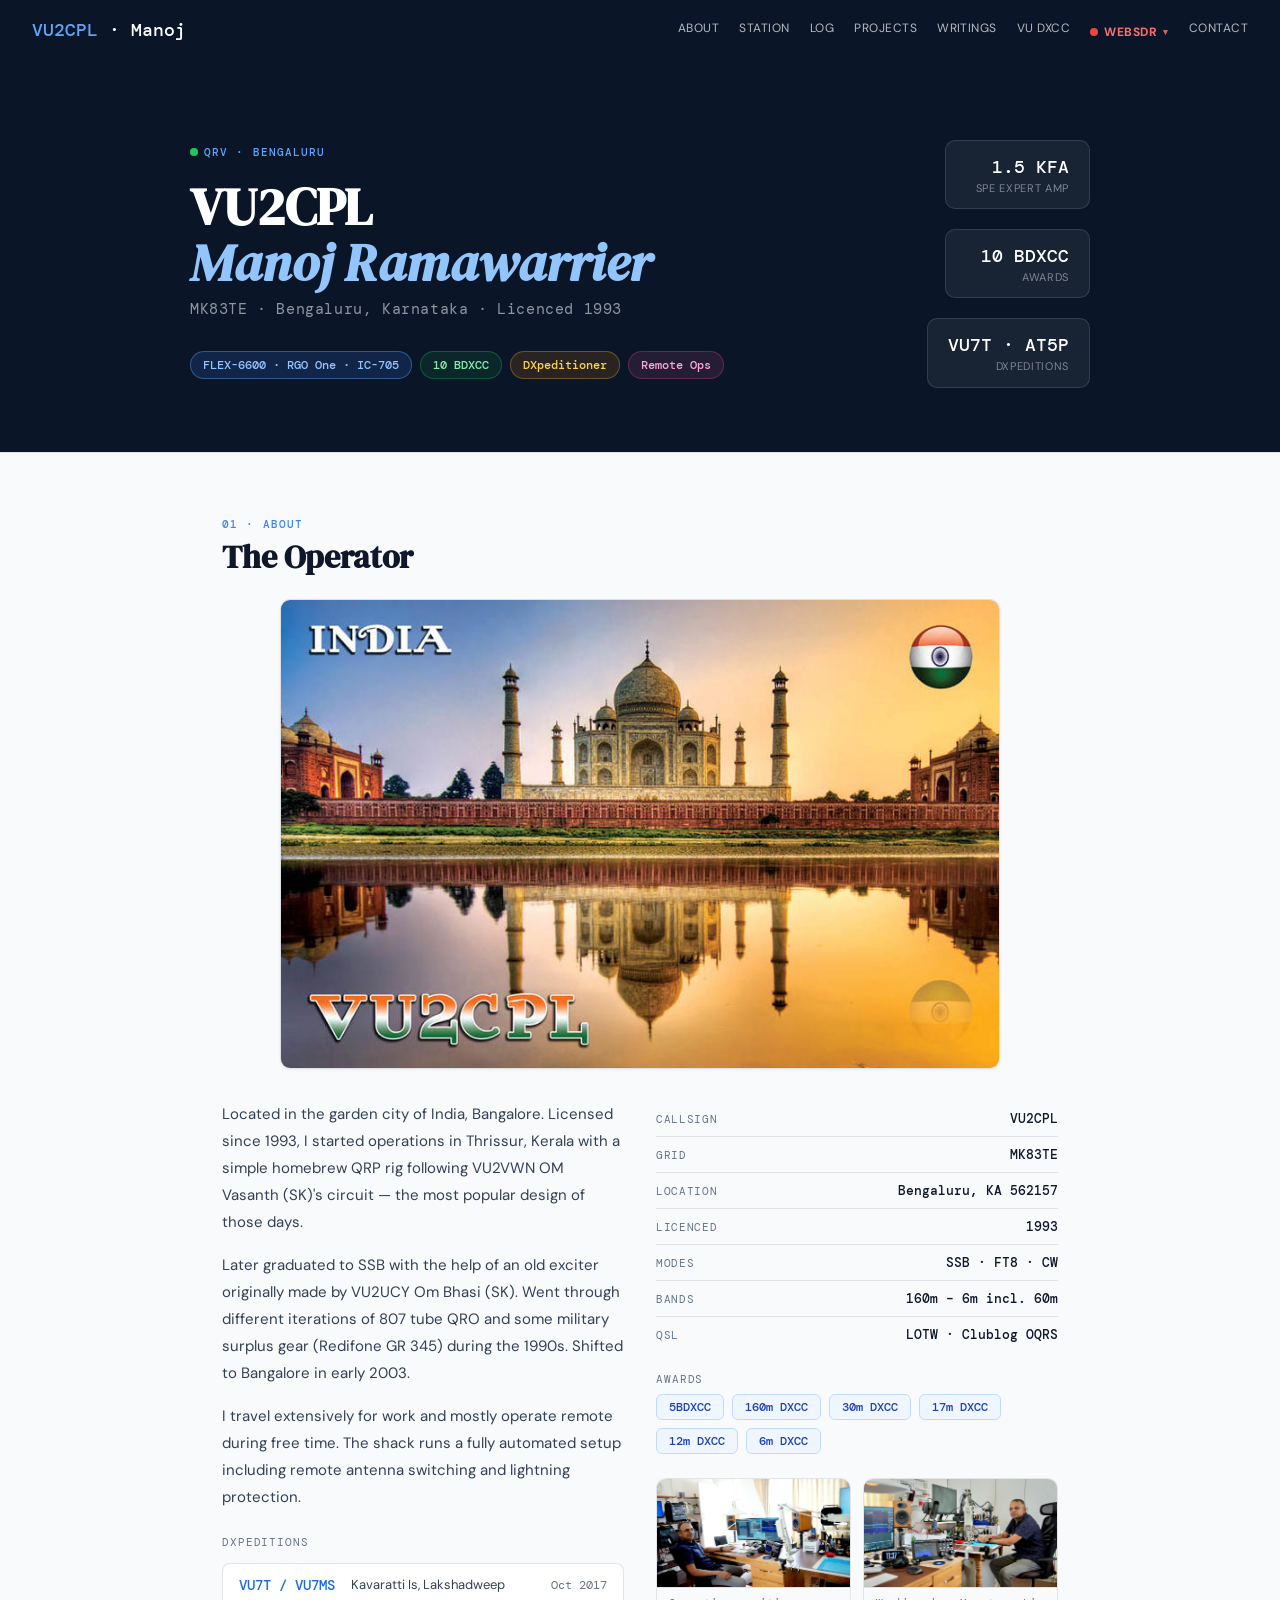
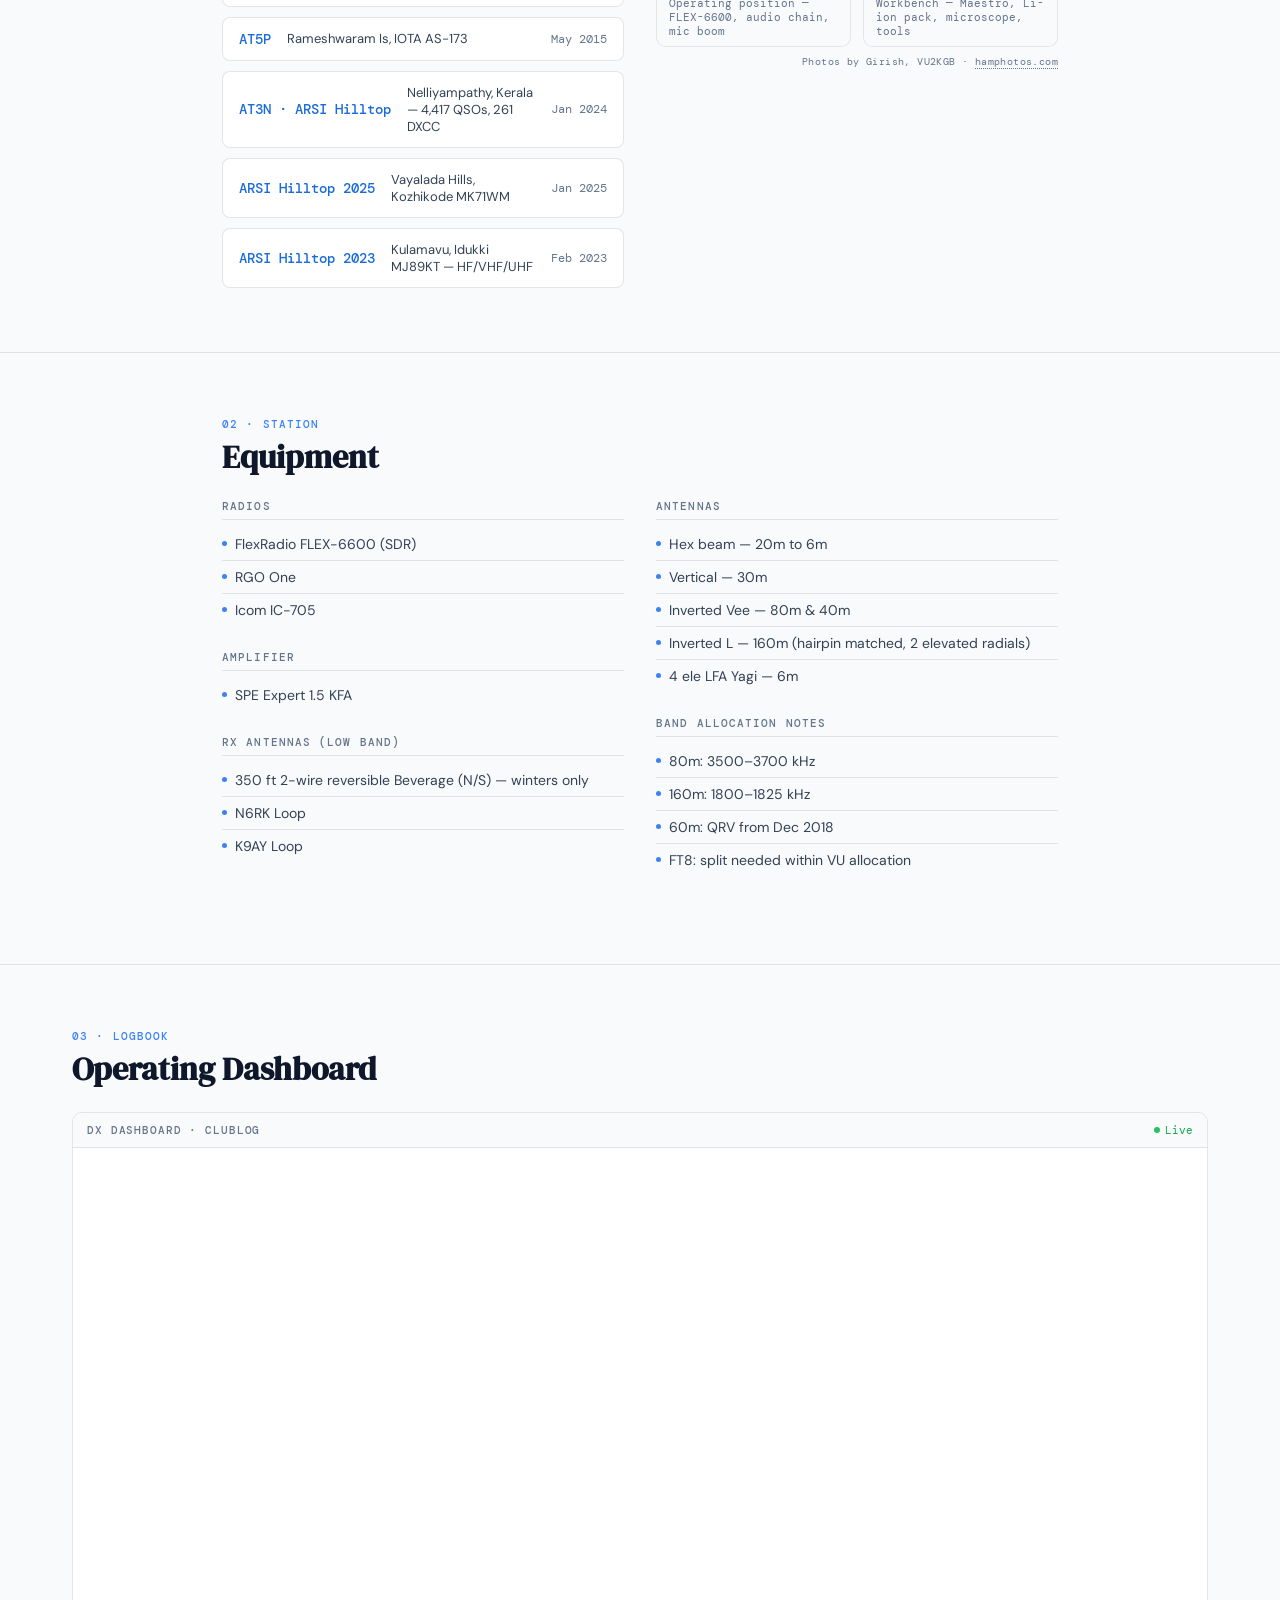
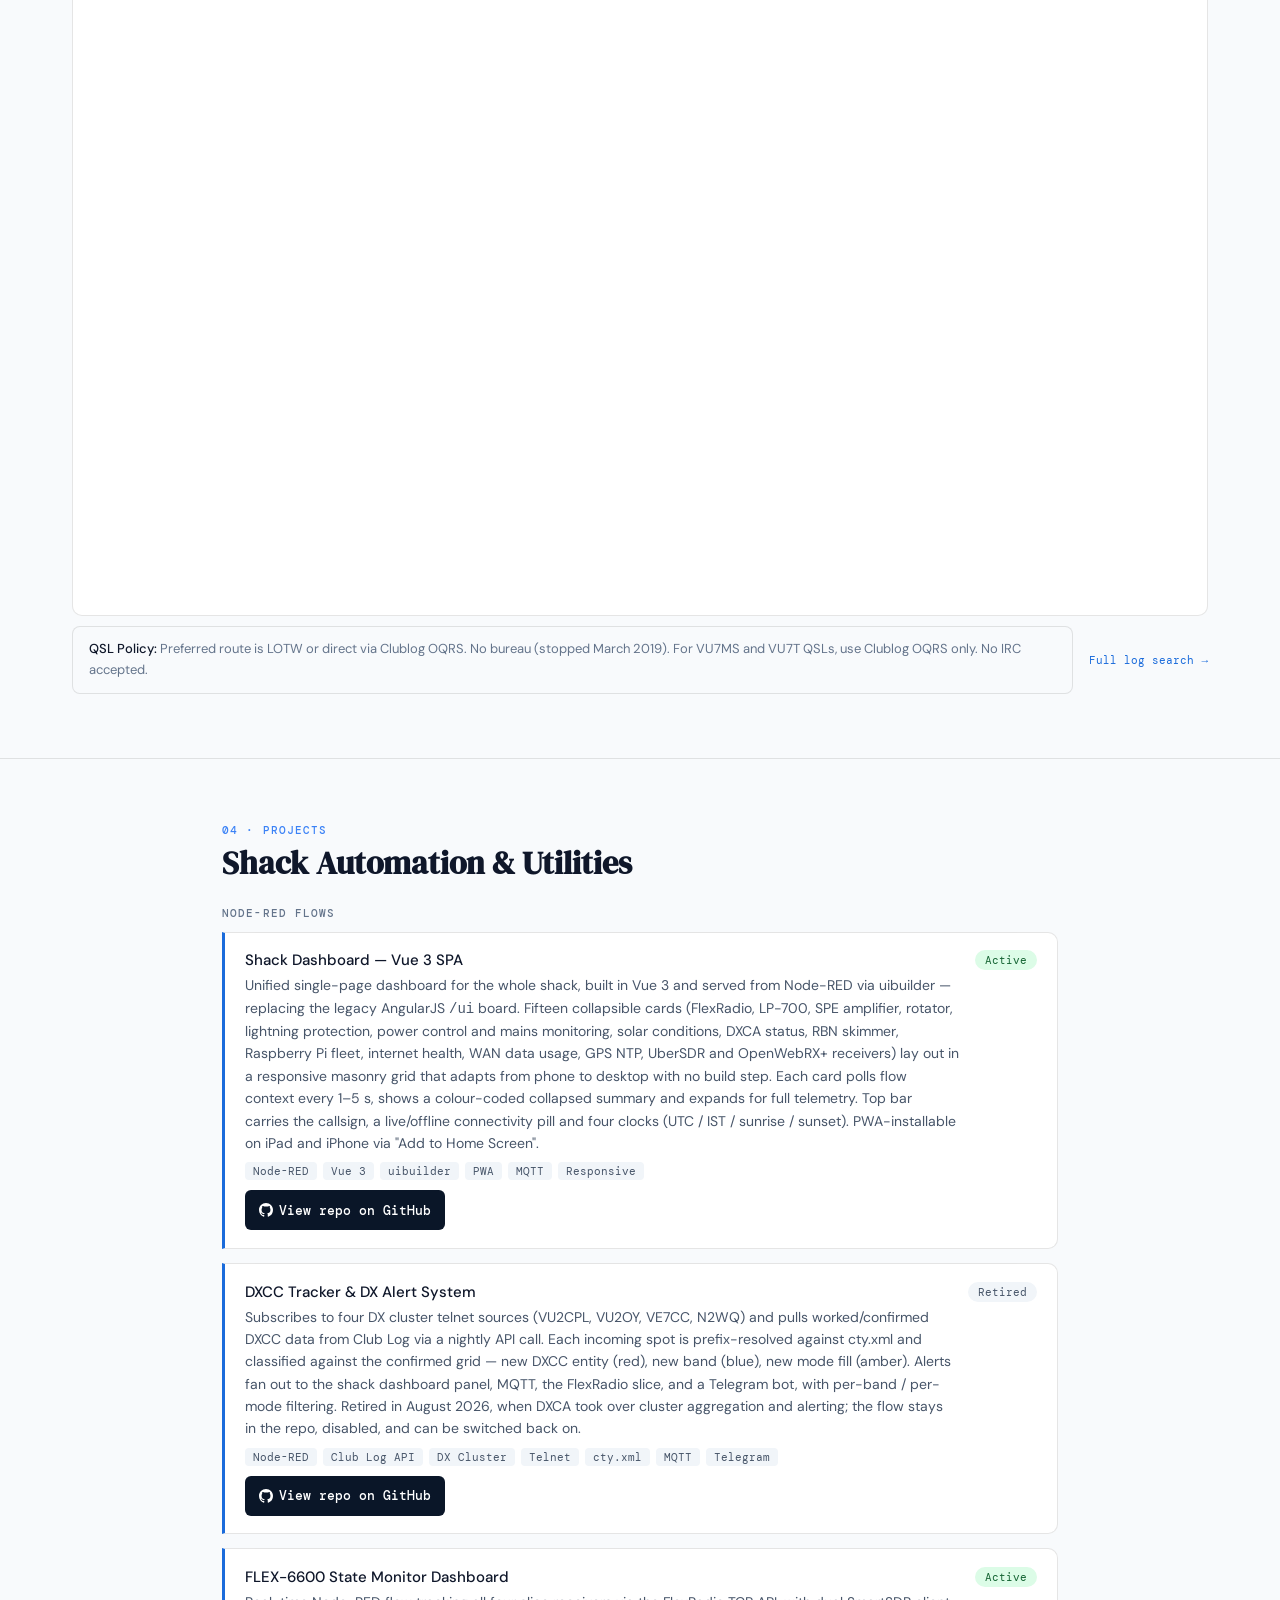
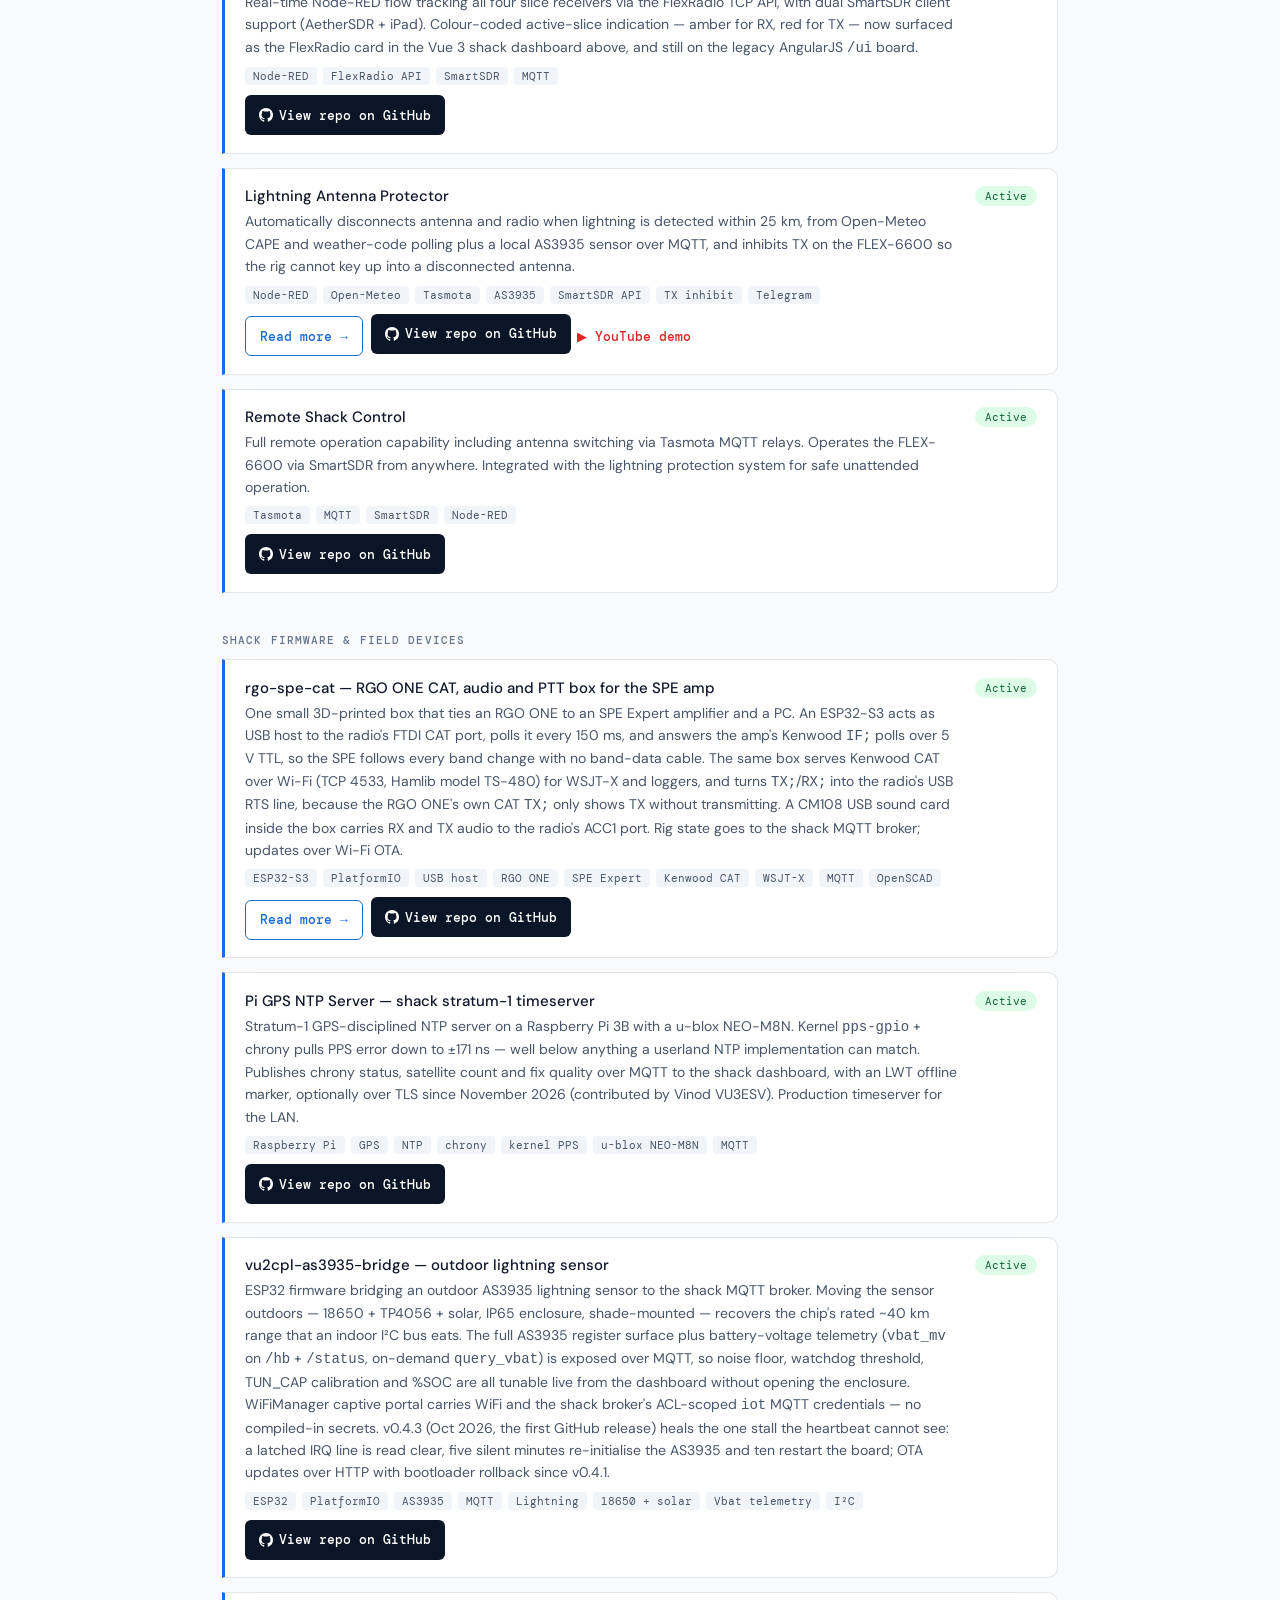
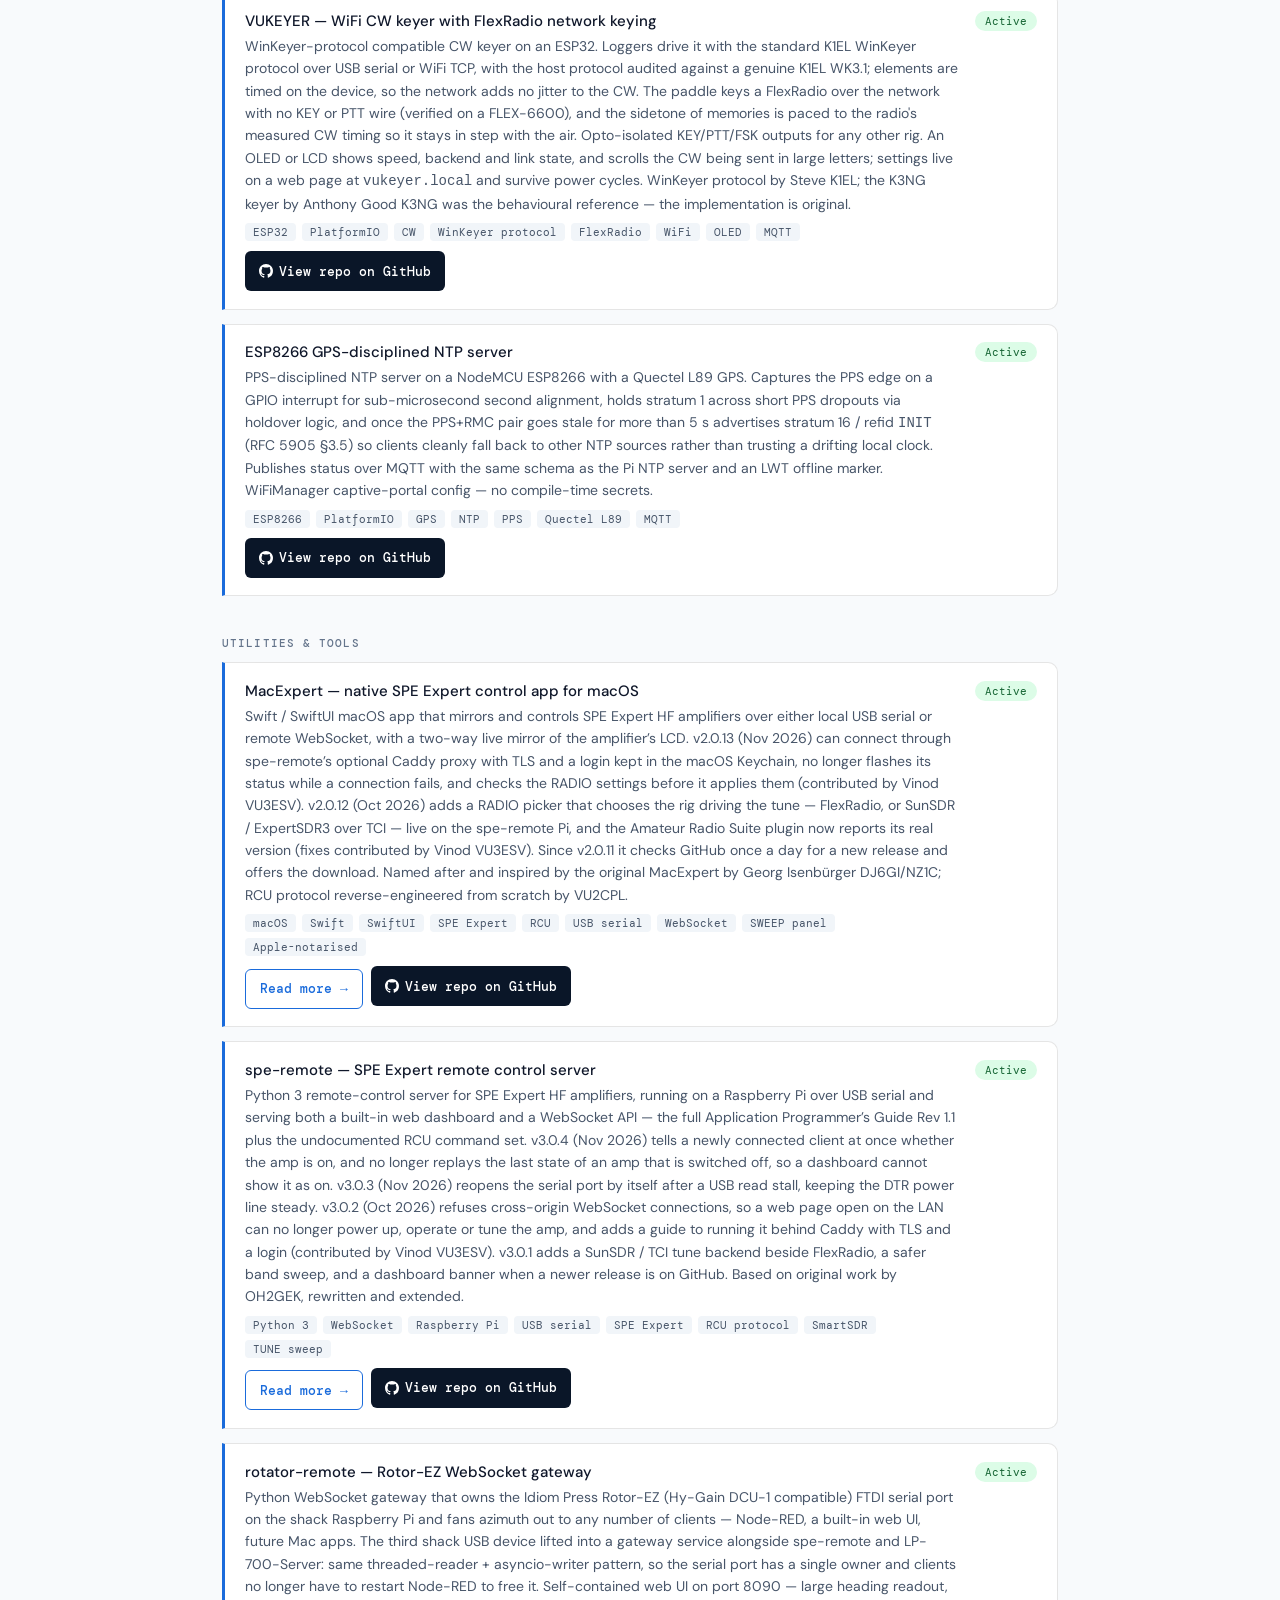
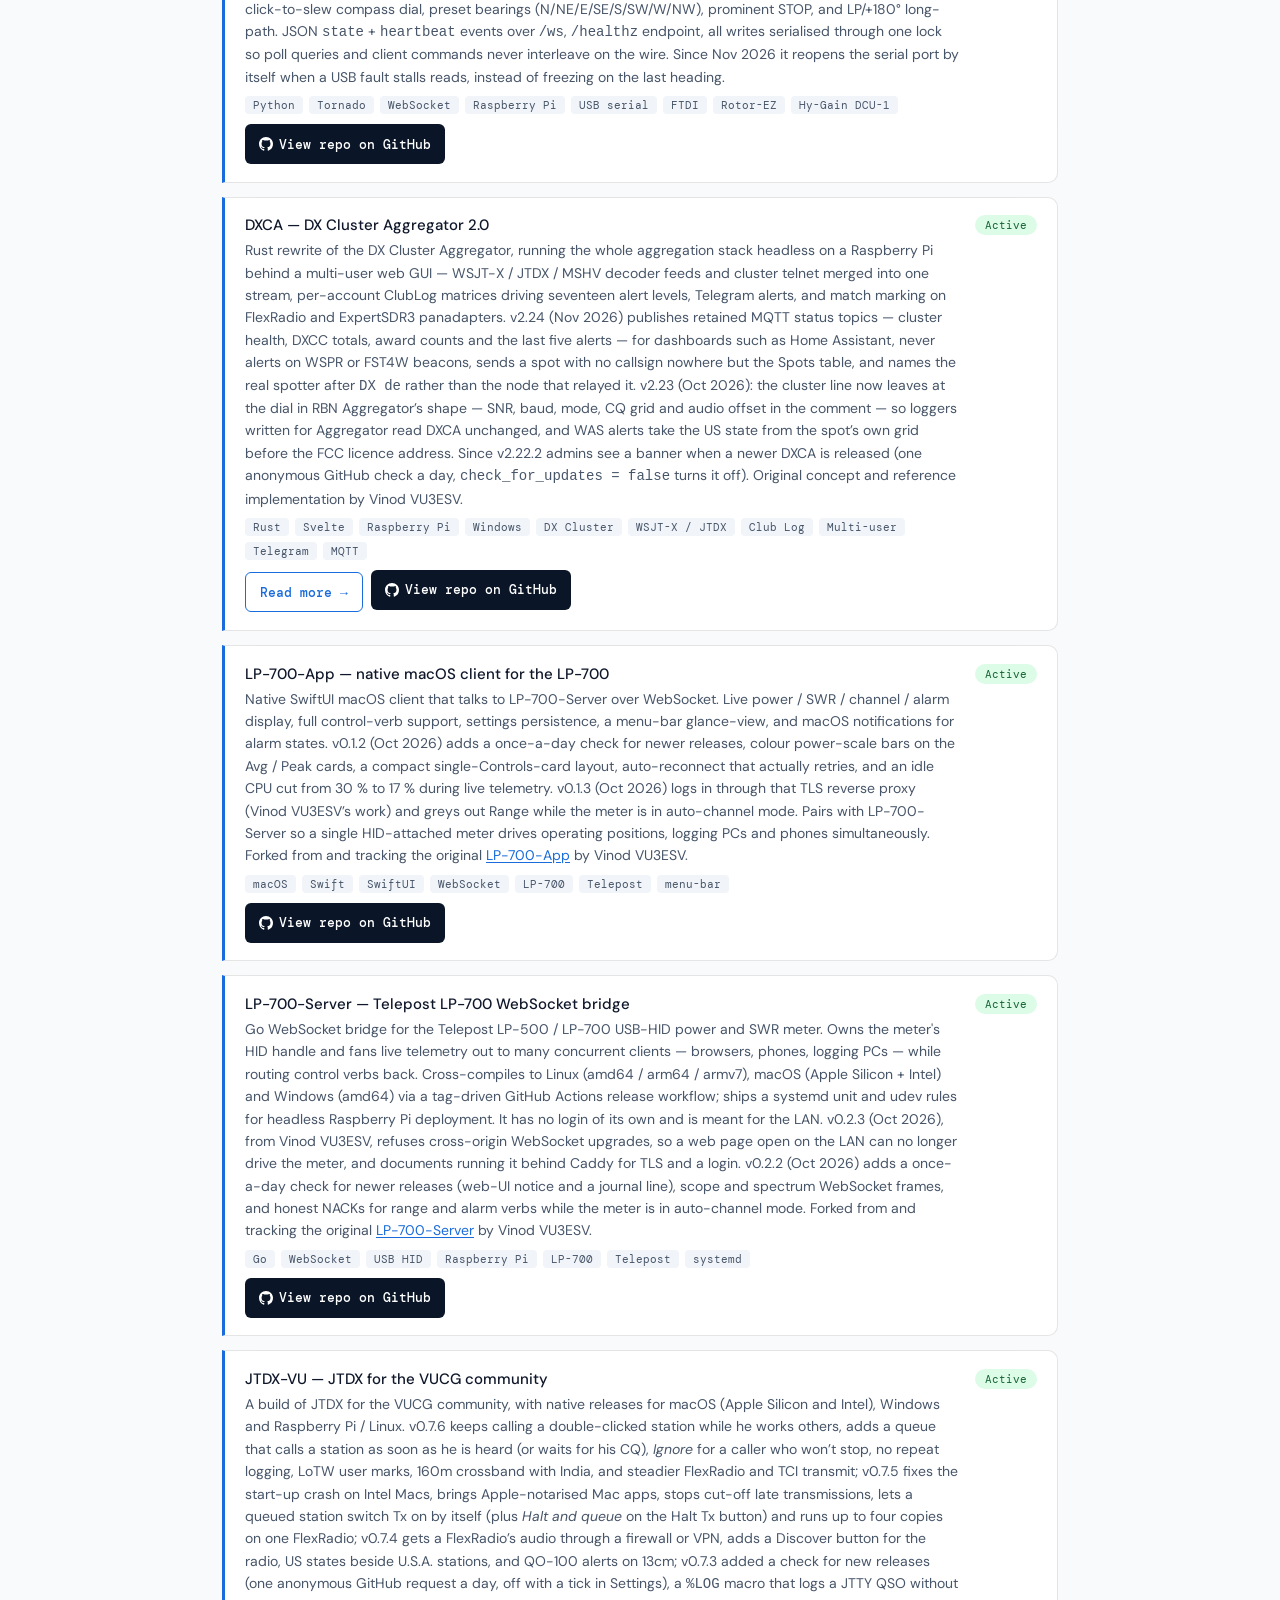
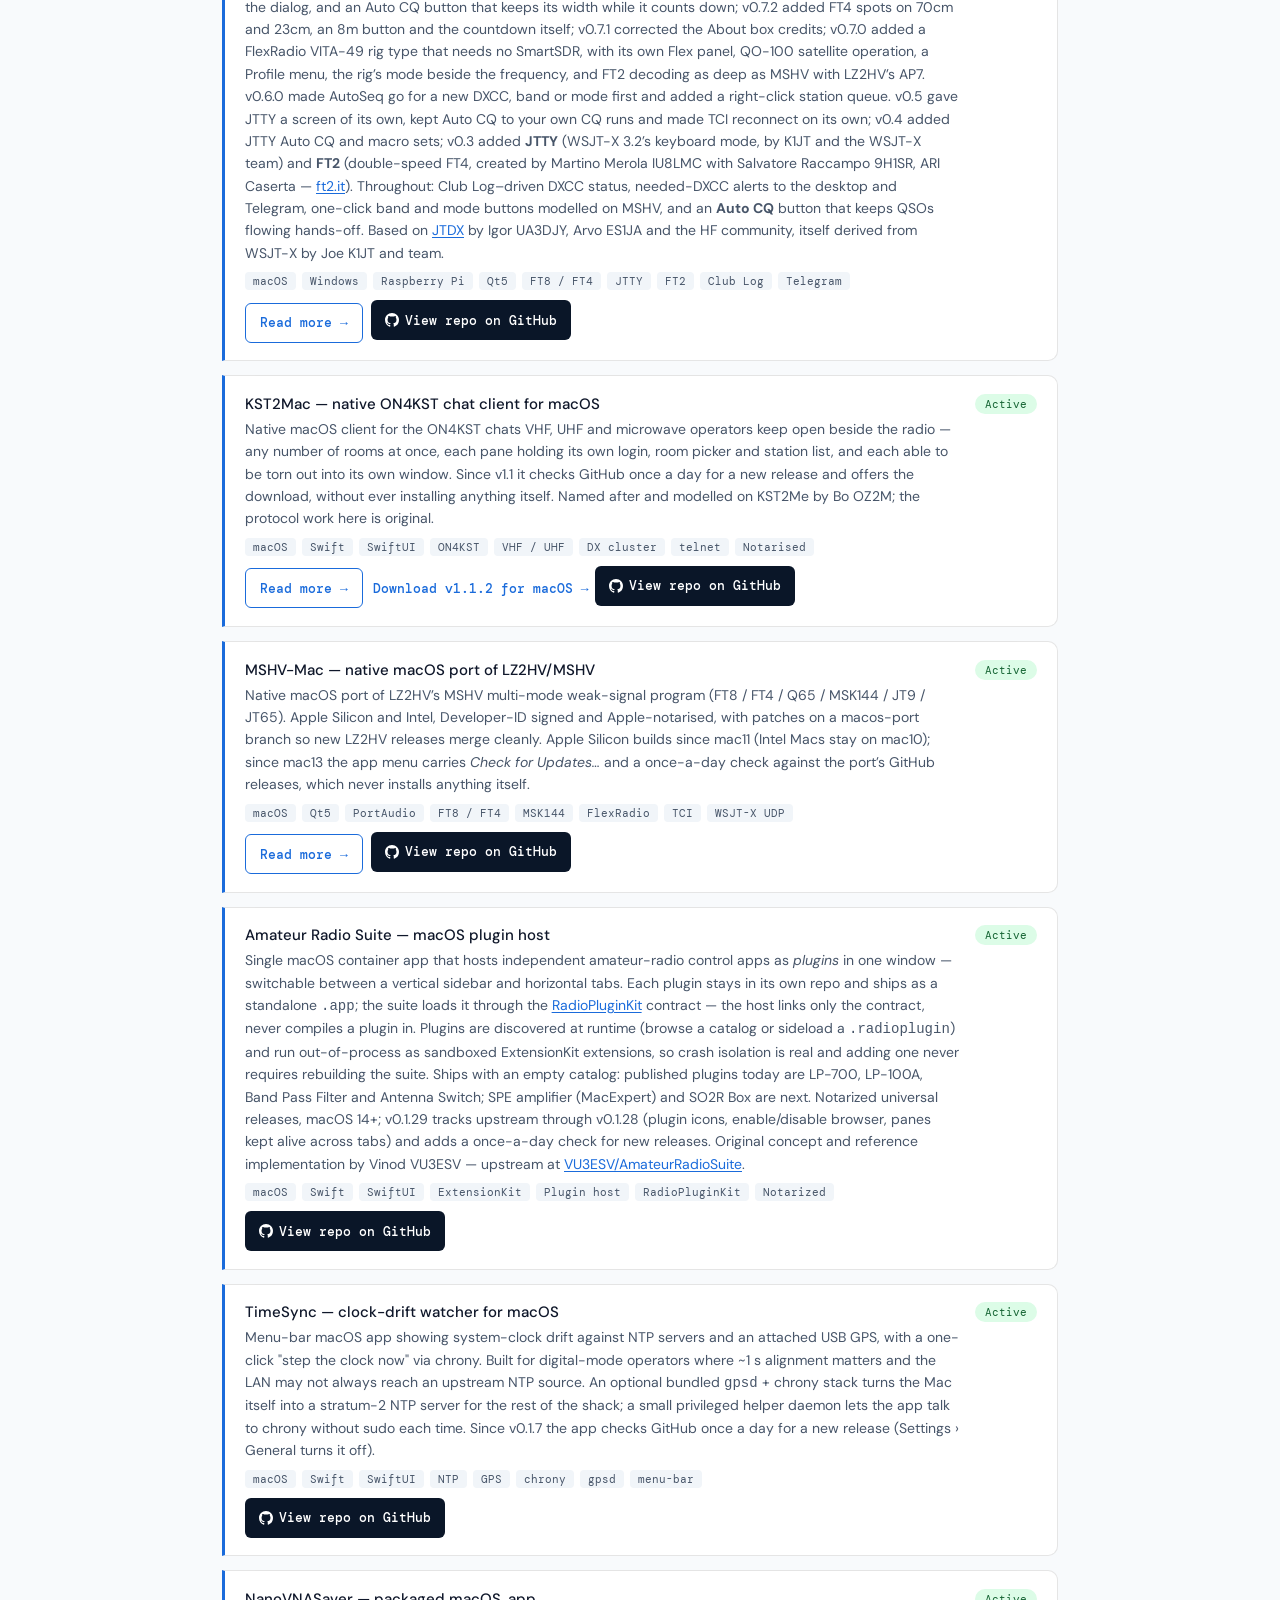
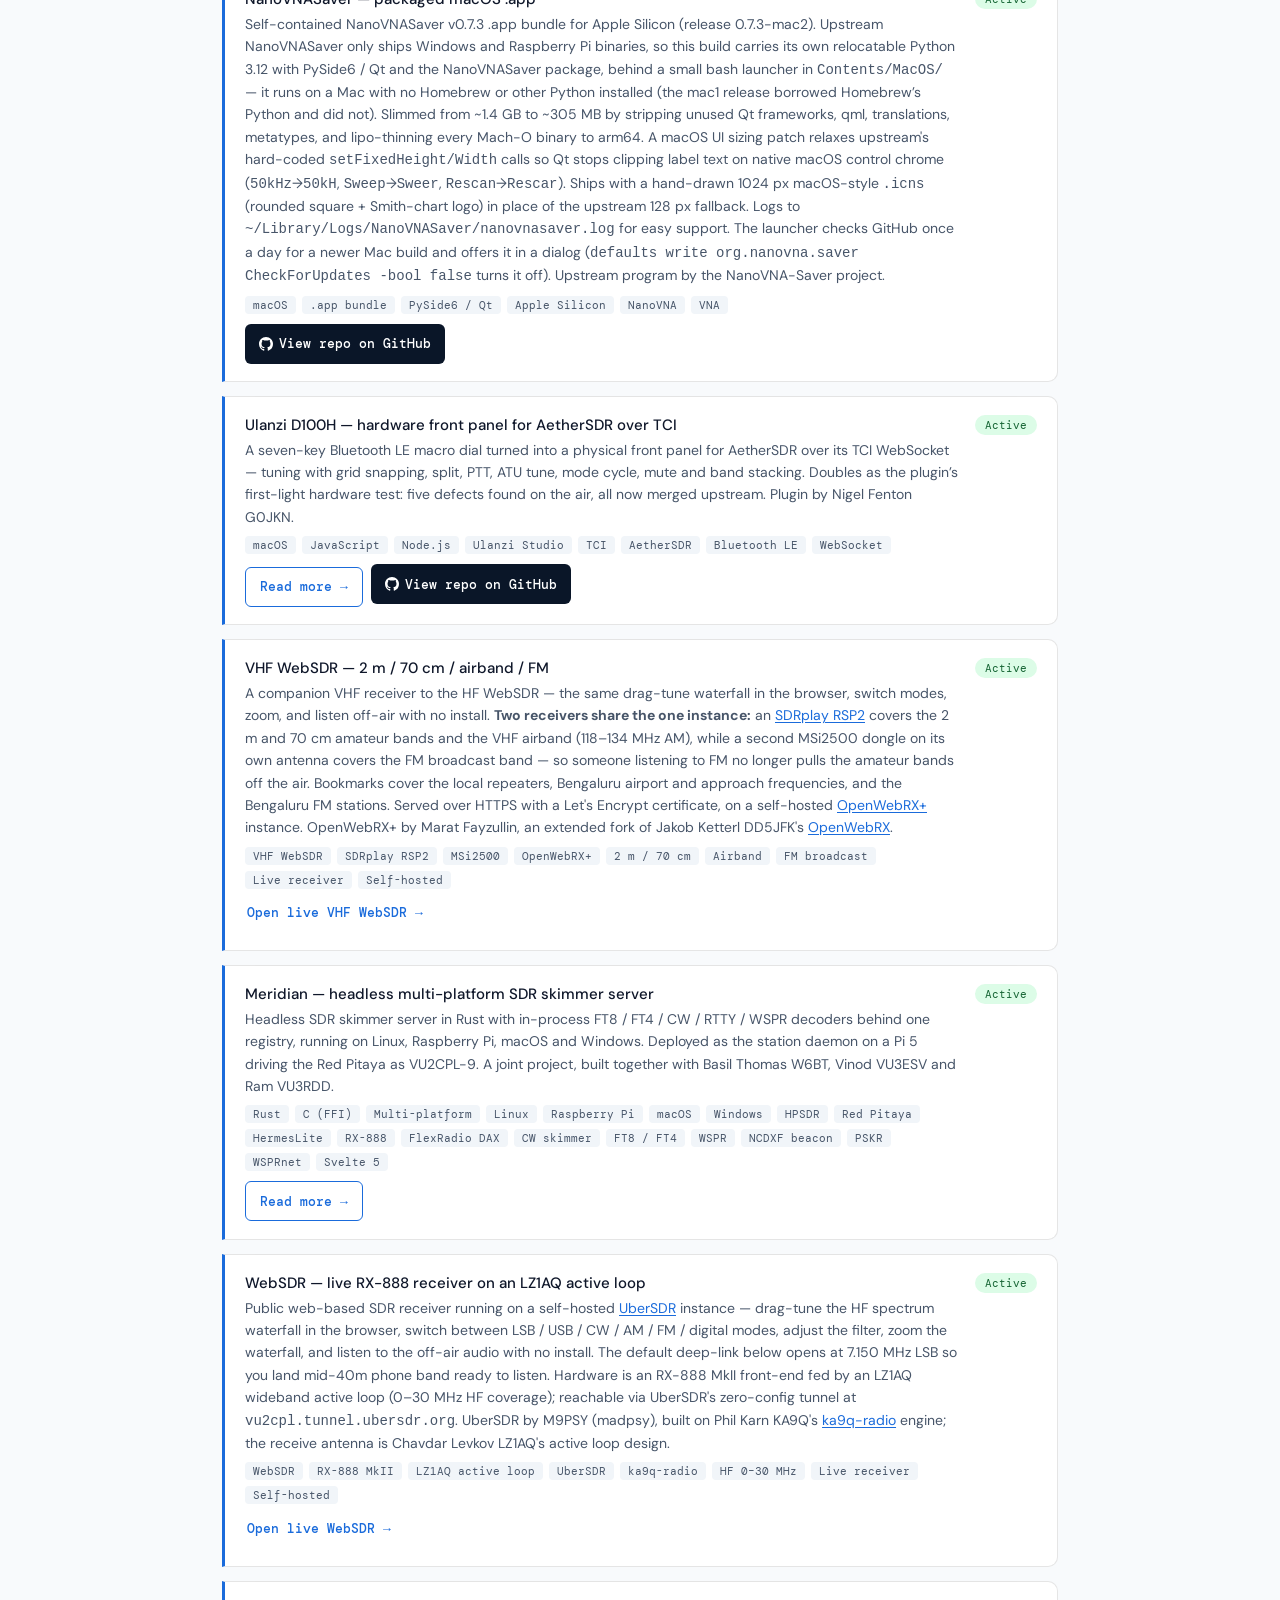
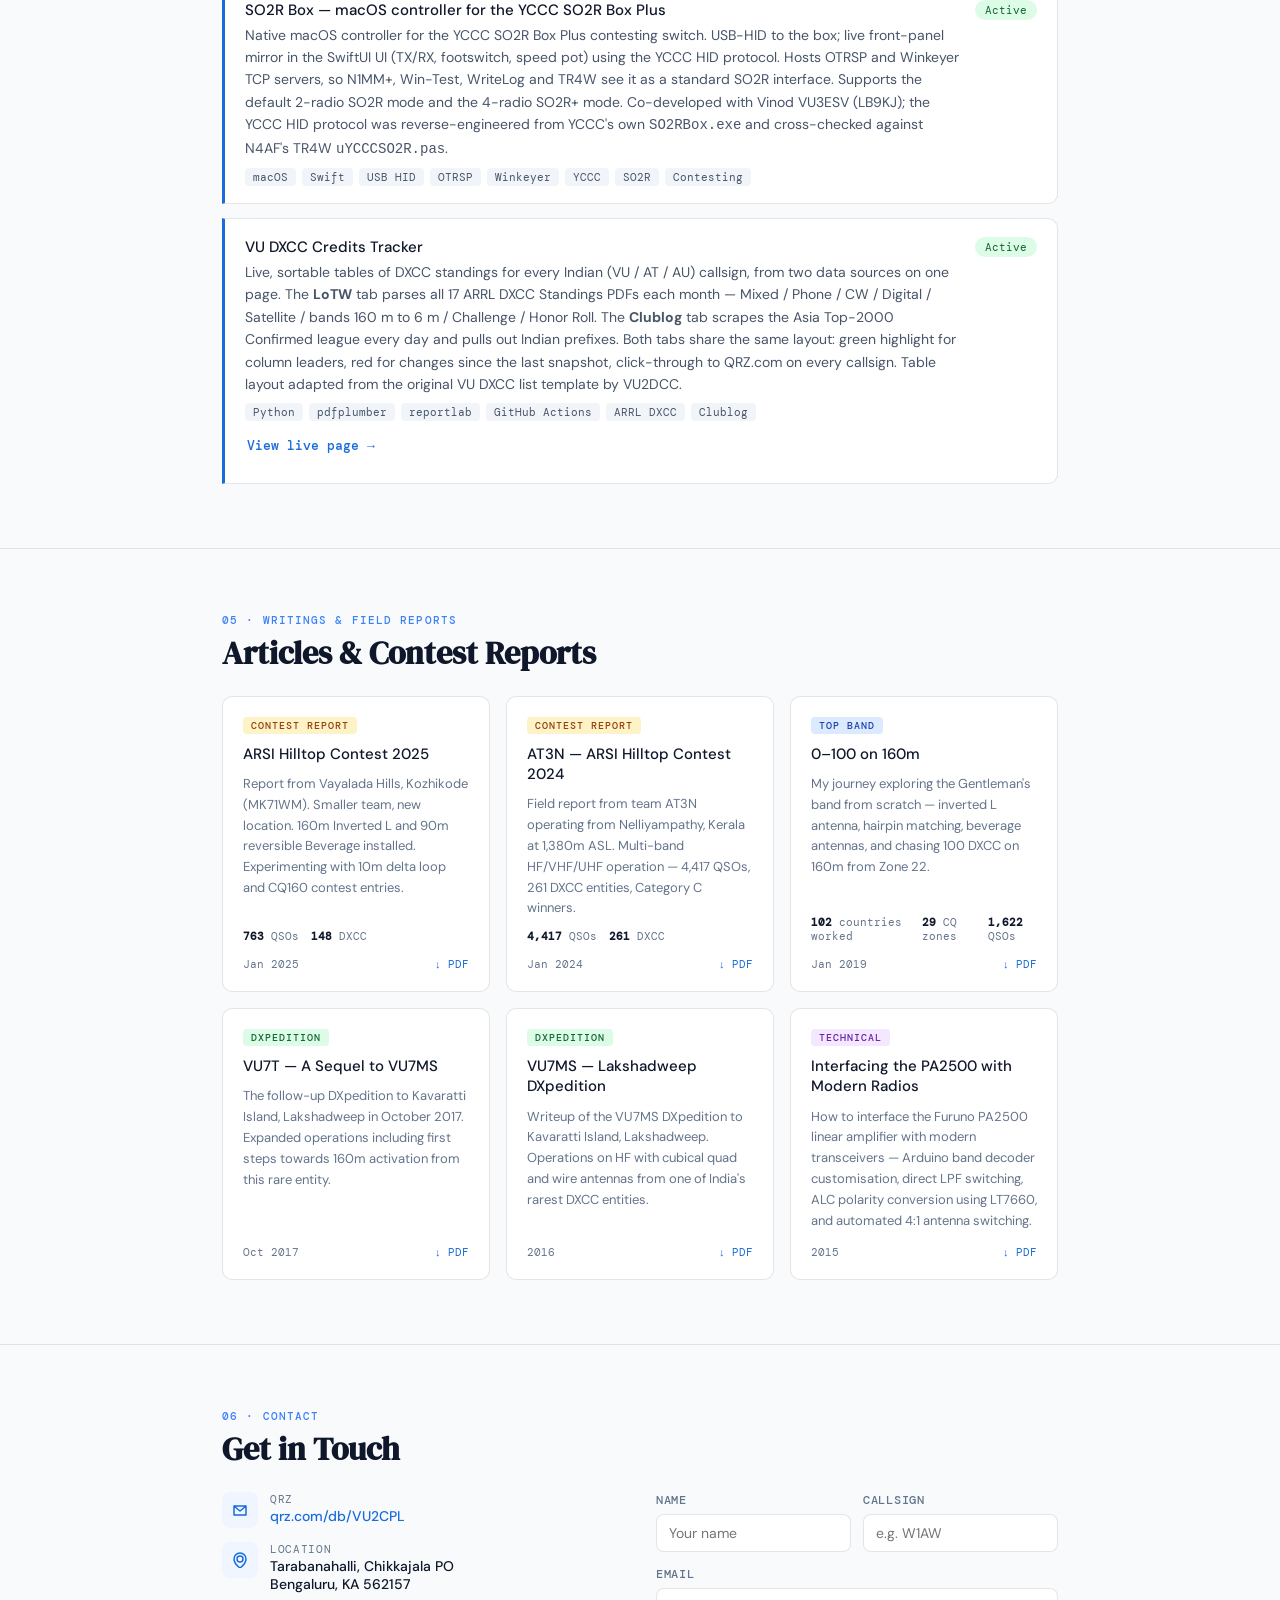
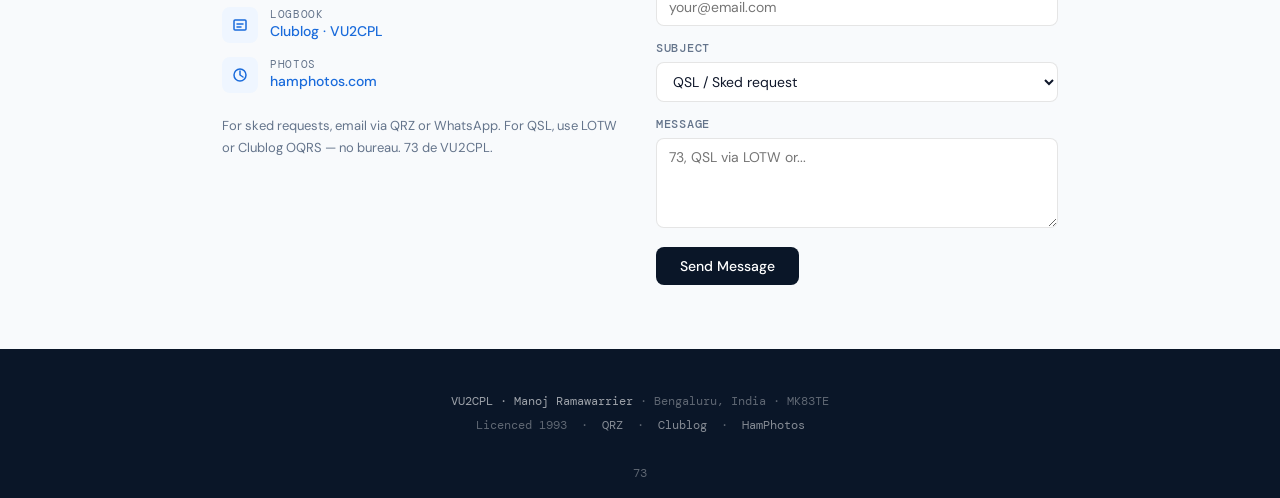
<file: index.html>
<!DOCTYPE html>
<html lang="en">
<head>
<meta charset="UTF-8">
<meta name="viewport" content="width=device-width, initial-scale=1.0">
<title>VU2CPL – Manoj Ramawarrier</title>
<meta name="description" content="Amateur radio station VU2CPL – Manoj Ramawarrier, Bengaluru, India. Grid MK83TE. Licensed 1993. FLEX-6600, 10 BDXCC, DXpeditioner.">
<link rel="preconnect" href="https://fonts.googleapis.com">
<link rel="preconnect" href="https://fonts.gstatic.com" crossorigin>
<link href="https://fonts.googleapis.com/css2?family=DM+Serif+Display:ital@0;1&family=DM+Mono:wght@400;500&family=DM+Sans:wght@300;400;500&display=swap" rel="stylesheet">
<link rel="stylesheet" href="/assets/site.css">
<!-- Cloudflare Web Analytics --><script type='module' src='https://static.cloudflareinsights.com/beacon.min.js' data-cf-beacon='{"token": "bb5c13644c834a9fb621de380f7e5597"}'></script><!-- End Cloudflare Web Analytics -->
</head>
<body>

<nav>
  <a class="nav-logo" href="#"><span>VU2CPL</span> · Manoj</a>
  <div class="nav-links">
    <a href="#about">About</a>
    <a href="#station">Station</a>
    <a href="#log">Log</a>
    <a href="#projects">Projects</a>
    <a href="#writings">Writings</a>
    <a href="/dxcc/">VU DXCC</a>
    <details class="nav-dd">
      <summary title="Listen live on VU2CPL's WebSDR — HF and VHF">WebSDR</summary>
      <div class="nav-dd-menu">
        <a href="https://vu2cpl.tunnel.ubersdr.org/?freq=7150000&amp;mode=lsb&amp;bwl=-2700&amp;bwh=-50&amp;zoom_freq=7150000&amp;zoom_bw=500.0" target="_blank" rel="noopener" title="HF WebSDR — RX-888 + LZ1AQ active loop, 0–30 MHz">HF — 0–30 MHz</a>
        <a href="https://vu2cpl.ddns.net:8873/" target="_blank" rel="noopener" title="VHF WebSDR — 2 m / 70 cm / airband / FM, SDRplay RSP2 + MSi2500 (OpenWebRX+)">VHF — 2 m / 70 cm / air / FM</a>
      </div>
    </details>
    <a href="#contact">Contact</a>
  </div>
</nav>

<div class="hero">
  <div class="hero-inner">
    <div class="hero-left">
      <div class="hero-tag">QRV · Bengaluru</div>
      <h1>VU2CPL<br><em>Manoj Ramawarrier</em></h1>
      <p class="hero-sub">MK83TE · Bengaluru, Karnataka · Licenced 1993</p>
      <div class="hero-badges">
        <span class="badge badge-blue">FLEX-6600 · RGO One · IC-705</span>
        <span class="badge badge-green">10 BDXCC</span>
        <span class="badge badge-amber">DXpeditioner</span>
        <span class="badge badge-pink">Remote Ops</span>
      </div>
    </div>
    <div class="hero-stats">
      <div class="stat-card"><div class="stat-val">1.5 KFA</div><div class="stat-lbl">SPE Expert Amp</div></div>
      <div class="stat-card"><div class="stat-val">10 BDXCC</div><div class="stat-lbl">Awards</div></div>
      <div class="stat-card"><div class="stat-val">VU7T · AT5P</div><div class="stat-lbl">DXpeditions</div></div>
    </div>
  </div>
</div>

<hr class="divider">

<section id="about">
  <div class="section-label">01 · About</div>
  <h2>The Operator</h2>
  <div class="qsl-banner">
    <a class="shack-zoom" href="qslcard.jpg" data-caption="QSL card · VU2CPL">
      <img src="qslcard.jpg" alt="VU2CPL QSL card — Taj Mahal, India" loading="lazy">
    </a>
  </div>
  <div class="about-grid">
    <div class="about-text">
      <p>Located in the garden city of India, Bangalore. Licensed since 1993, I started operations in Thrissur, Kerala with a simple homebrew QRP rig following VU2VWN OM Vasanth (SK)'s circuit — the most popular design of those days.</p>
      <p>Later graduated to SSB with the help of an old exciter originally made by VU2UCY Om Bhasi (SK). Went through different iterations of 807 tube QRO and some military surplus gear (Redifone GR 345) during the 1990s. Shifted to Bangalore in early 2003.</p>
      <p>I travel extensively for work and mostly operate remote during free time. The shack runs a fully automated setup including remote antenna switching and lightning protection.</p>
      <div class="dxped-list">
        <div style="font-family:var(--mono);font-size:11px;color:var(--muted);text-transform:uppercase;letter-spacing:0.08em;margin-bottom:4px;">DXpeditions</div>
        <div class="dxped-item"><span class="dxped-call">VU7T / VU7MS</span><span class="dxped-desc">Kavaratti Is, Lakshadweep</span><span class="dxped-year">Oct 2017</span></div>
        <div class="dxped-item"><span class="dxped-call">AT5P</span><span class="dxped-desc">Rameshwaram Is, IOTA AS-173</span><span class="dxped-year">May 2015</span></div>
        <div class="dxped-item"><span class="dxped-call">AT3N · ARSI Hilltop</span><span class="dxped-desc">Nelliyampathy, Kerala — 4,417 QSOs, 261 DXCC</span><span class="dxped-year">Jan 2024</span></div>
        <div class="dxped-item"><span class="dxped-call">ARSI Hilltop 2025</span><span class="dxped-desc">Vayalada Hills, Kozhikode MK71WM</span><span class="dxped-year">Jan 2025</span></div>
        <div class="dxped-item"><span class="dxped-call">ARSI Hilltop 2023</span><span class="dxped-desc">Kulamavu, Idukki MJ89KT — HF/VHF/UHF</span><span class="dxped-year">Feb 2023</span></div>
      </div>
    </div>
    <div>
      <div class="about-details">
        <div class="detail-row"><span class="detail-key">Callsign</span><span class="detail-val">VU2CPL</span></div>
        <div class="detail-row"><span class="detail-key">Grid</span><span class="detail-val">MK83TE</span></div>
        <div class="detail-row"><span class="detail-key">Location</span><span class="detail-val">Bengaluru, KA 562157</span></div>
        <div class="detail-row"><span class="detail-key">Licenced</span><span class="detail-val">1993</span></div>
        <div class="detail-row"><span class="detail-key">Modes</span><span class="detail-val">SSB · FT8 · CW</span></div>
        <div class="detail-row"><span class="detail-key">Bands</span><span class="detail-val">160m – 6m incl. 60m</span></div>
        <div class="detail-row"><span class="detail-key">QSL</span><span class="detail-val">LOTW · Clublog OQRS</span></div>
      </div>
      <div style="margin-top:1.25rem;">
        <div style="font-family:var(--mono);font-size:11px;color:var(--muted);text-transform:uppercase;letter-spacing:0.08em;margin-bottom:8px;">Awards</div>
        <div class="awards-row">
          <span class="award-badge">5BDXCC</span><span class="award-badge">160m DXCC</span><span class="award-badge">30m DXCC</span><span class="award-badge">17m DXCC</span><span class="award-badge">12m DXCC</span><span class="award-badge">6m DXCC</span>
        </div>
      </div>
      <div class="shack-gallery">
        <figure>
          <a class="shack-zoom" href="shack-desk.jpg"
             data-caption="Operating position — FLEX-6600, audio chain, mic boom">
            <img src="shack-desk.jpg" alt="VU2CPL operating position — curved monitor, FlexRadio, audio chain, mic boom">
          </a>
          <figcaption>Operating position — FLEX-6600, audio chain, mic boom</figcaption>
        </figure>
        <figure>
          <a class="shack-zoom" href="shack-workbench.jpg"
             data-caption="Workbench — Maestro, Li-ion pack, microscope, tools">
            <img src="shack-workbench.jpg" alt="VU2CPL workbench — FlexRadio Maestro, BatteryInc Li-ion pack, microscope, pegboard tools">
          </a>
          <figcaption>Workbench — Maestro, Li-ion pack, microscope, tools</figcaption>
        </figure>
      </div>
      <div class="shack-credit">
        Photos by Girish, VU2KGB · <a href="https://www.hamphotos.com" target="_blank" rel="noopener">hamphotos.com</a>
      </div>
    </div>
  </div>
</section>

<hr class="divider">

<section id="station">
  <div class="section-label">02 · Station</div>
  <h2>Equipment</h2>
  <div class="station-cols">
    <div>
      <div class="equip-group">
        <div class="equip-group-title">Radios</div>
        <div class="equip-item"><span class="equip-dot"></span>FlexRadio FLEX-6600 (SDR)</div>
        <div class="equip-item"><span class="equip-dot"></span>RGO One</div>
        <div class="equip-item"><span class="equip-dot"></span>Icom IC-705</div>
      </div>
      <div class="equip-group">
        <div class="equip-group-title">Amplifier</div>
        <div class="equip-item"><span class="equip-dot"></span>SPE Expert 1.5 KFA</div>
      </div>
      <div class="equip-group">
        <div class="equip-group-title">RX Antennas (Low Band)</div>
        <div class="equip-item"><span class="equip-dot"></span>350 ft 2-wire reversible Beverage (N/S) — winters only</div>
        <div class="equip-item"><span class="equip-dot"></span>N6RK Loop</div>
        <div class="equip-item"><span class="equip-dot"></span>K9AY Loop</div>
      </div>
    </div>
    <div>
      <div class="equip-group">
        <div class="equip-group-title">Antennas</div>
        <div class="equip-item"><span class="equip-dot"></span>Hex beam — 20m to 6m</div>
        <div class="equip-item"><span class="equip-dot"></span>Vertical — 30m</div>
        <div class="equip-item"><span class="equip-dot"></span>Inverted Vee — 80m &amp; 40m</div>
        <div class="equip-item"><span class="equip-dot"></span>Inverted L — 160m (hairpin matched, 2 elevated radials)</div>
        <div class="equip-item"><span class="equip-dot"></span>4 ele LFA Yagi — 6m</div>
      </div>
      <div class="equip-group">
        <div class="equip-group-title">Band Allocation Notes</div>
        <div class="equip-item"><span class="equip-dot"></span>80m: 3500–3700 kHz</div>
        <div class="equip-item"><span class="equip-dot"></span>160m: 1800–1825 kHz</div>
        <div class="equip-item"><span class="equip-dot"></span>60m: QRV from Dec 2018</div>
        <div class="equip-item"><span class="equip-dot"></span>FT8: split needed within VU allocation</div>
      </div>
    </div>
  </div>
</section>

<hr class="divider">

<section id="log" style="max-width:1200px;">
  <div class="section-label">03 · Logbook</div>
  <h2>Operating Dashboard</h2>
  <div class="clublog-wrap">
    <div class="clublog-header">
      <span class="clublog-title">DX Dashboard · Clublog</span>
      <span class="clublog-live">Live</span>
    </div>
    <iframe src="https://clublog.org/dx-dash/vu2cpl" height="1075" scrolling="no" title="VU2CPL DX Dashboard from Clublog" style="margin-top:-8px;display:block;"></iframe>
  </div>
  <div style="display:flex;justify-content:space-between;align-items:center;margin-top:10px;gap:1rem;flex-wrap:wrap;">
    <div class="qsl-note" style="margin-top:0;flex:1;">
      <strong>QSL Policy:</strong> Preferred route is LOTW or direct via Clublog OQRS. No bureau (stopped March 2019). For VU7MS and VU7T QSLs, use Clublog OQRS only. No IRC accepted.
    </div>
    <a href="https://clublog.org/logsearch/VU2CPL" target="_blank" rel="noopener" style="font-family:var(--mono);font-size:11px;color:var(--accent);text-decoration:none;white-space:nowrap;">Full log search →</a>
  </div>
</section>

<hr class="divider">

<section id="projects">
  <div class="section-label">04 · Projects</div>
  <h2>Shack Automation &amp; Utilities</h2>

  <div style="font-family:var(--mono);font-size:11px;font-weight:500;color:var(--muted);text-transform:uppercase;letter-spacing:0.1em;margin-bottom:12px;">Node-RED Flows</div>
  <div class="project-list" style="margin-bottom:2.5rem;">
    <div class="project-card">
      <div>
        <div class="project-name">Shack Dashboard — Vue 3 SPA</div>
        <div class="project-desc">Unified single-page dashboard for the whole shack, built in Vue 3 and served from Node-RED via uibuilder — replacing the legacy AngularJS <code>/ui</code> board. Fifteen collapsible cards (FlexRadio, LP-700, SPE amplifier, rotator, lightning protection, power control and mains monitoring, solar conditions, DXCA status, RBN skimmer, Raspberry Pi fleet, internet health, WAN data usage, GPS NTP, UberSDR and OpenWebRX+ receivers) lay out in a responsive masonry grid that adapts from phone to desktop with no build step. Each card polls flow context every 1–5 s, shows a colour-coded collapsed summary and expands for full telemetry. Top bar carries the callsign, a live/offline connectivity pill and four clocks (UTC / IST / sunrise / sunset). PWA-installable on iPad and iPhone via "Add to Home Screen".</div>
        <div class="project-tags"><span class="proj-tag">Node-RED</span><span class="proj-tag">Vue 3</span><span class="proj-tag">uibuilder</span><span class="proj-tag">PWA</span><span class="proj-tag">MQTT</span><span class="proj-tag">Responsive</span></div>
        <a class="repo-btn" href="https://github.com/vu2cpl/vu2cpl-shack" target="_blank" rel="noopener">
          <svg width="14" height="14" viewBox="0 0 16 16" fill="currentColor" aria-hidden="true"><path d="M8 0C3.58 0 0 3.58 0 8c0 3.54 2.29 6.53 5.47 7.59.4.07.55-.17.55-.38 0-.19-.01-.82-.01-1.49-2.01.37-2.53-.49-2.69-.94-.09-.23-.48-.94-.82-1.13-.28-.15-.68-.52-.01-.53.63-.01 1.08.58 1.23.82.72 1.21 1.87.87 2.33.66.07-.52.28-.87.51-1.07-1.78-.2-3.64-.89-3.64-3.95 0-.87.31-1.59.82-2.15-.08-.2-.36-1.02.08-2.12 0 0 .67-.21 2.2.82.64-.18 1.32-.27 2-.27.68 0 1.36.09 2 .27 1.53-1.04 2.2-.82 2.2-.82.44 1.1.16 1.92.08 2.12.51.56.82 1.27.82 2.15 0 3.07-1.87 3.75-3.65 3.95.29.25.54.73.54 1.48 0 1.07-.01 1.93-.01 2.2 0 .21.15.46.55.38A8.013 8.013 0 0016 8c0-4.42-3.58-8-8-8z"/></svg>
          View repo on GitHub
        </a>
      </div>
      <span class="status-badge status-active">Active</span>
    </div>
    <div class="project-card">
      <div>
        <div class="project-name">DXCC Tracker &amp; DX Alert System</div>
        <div class="project-desc">Subscribes to four DX cluster telnet sources (VU2CPL, VU2OY, VE7CC, N2WQ) and pulls worked/confirmed DXCC data from Club Log via a nightly API call. Each incoming spot is prefix-resolved against cty.xml and classified against the confirmed grid — new DXCC entity (red), new band (blue), new mode fill (amber). Alerts fan out to the shack dashboard panel, MQTT, the FlexRadio slice, and a Telegram bot, with per-band / per-mode filtering. Retired in August 2026, when DXCA took over cluster aggregation and alerting; the flow stays in the repo, disabled, and can be switched back on.</div>
        <div class="project-tags"><span class="proj-tag">Node-RED</span><span class="proj-tag">Club Log API</span><span class="proj-tag">DX Cluster</span><span class="proj-tag">Telnet</span><span class="proj-tag">cty.xml</span><span class="proj-tag">MQTT</span><span class="proj-tag">Telegram</span></div>
        <a class="repo-btn" href="https://github.com/vu2cpl/vu2cpl-shack" target="_blank" rel="noopener">
          <svg width="14" height="14" viewBox="0 0 16 16" fill="currentColor" aria-hidden="true"><path d="M8 0C3.58 0 0 3.58 0 8c0 3.54 2.29 6.53 5.47 7.59.4.07.55-.17.55-.38 0-.19-.01-.82-.01-1.49-2.01.37-2.53-.49-2.69-.94-.09-.23-.48-.94-.82-1.13-.28-.15-.68-.52-.01-.53.63-.01 1.08.58 1.23.82.72 1.21 1.87.87 2.33.66.07-.52.28-.87.51-1.07-1.78-.2-3.64-.89-3.64-3.95 0-.87.31-1.59.82-2.15-.08-.2-.36-1.02.08-2.12 0 0 .67-.21 2.2.82.64-.18 1.32-.27 2-.27.68 0 1.36.09 2 .27 1.53-1.04 2.2-.82 2.2-.82.44 1.1.16 1.92.08 2.12.51.56.82 1.27.82 2.15 0 3.07-1.87 3.75-3.65 3.95.29.25.54.73.54 1.48 0 1.07-.01 1.93-.01 2.2 0 .21.15.46.55.38A8.013 8.013 0 0016 8c0-4.42-3.58-8-8-8z"/></svg>
          View repo on GitHub
        </a>
      </div>
      <span class="status-badge status-retired">Retired</span>
    </div>
    <div class="project-card">
      <div>
        <div class="project-name">FLEX-6600 State Monitor Dashboard</div>
        <div class="project-desc">Real-time Node-RED flow tracking all four slice receivers via the FlexRadio TCP API, with dual SmartSDR client support (AetherSDR + iPad). Colour-coded active-slice indication — amber for RX, red for TX — now surfaced as the FlexRadio card in the Vue 3 shack dashboard above, and still on the legacy AngularJS <code>/ui</code> board.</div>
        <div class="project-tags"><span class="proj-tag">Node-RED</span><span class="proj-tag">FlexRadio API</span><span class="proj-tag">SmartSDR</span><span class="proj-tag">MQTT</span></div>
        <a class="repo-btn" href="https://github.com/vu2cpl/vu2cpl-shack" target="_blank" rel="noopener">
          <svg width="14" height="14" viewBox="0 0 16 16" fill="currentColor" aria-hidden="true"><path d="M8 0C3.58 0 0 3.58 0 8c0 3.54 2.29 6.53 5.47 7.59.4.07.55-.17.55-.38 0-.19-.01-.82-.01-1.49-2.01.37-2.53-.49-2.69-.94-.09-.23-.48-.94-.82-1.13-.28-.15-.68-.52-.01-.53.63-.01 1.08.58 1.23.82.72 1.21 1.87.87 2.33.66.07-.52.28-.87.51-1.07-1.78-.2-3.64-.89-3.64-3.95 0-.87.31-1.59.82-2.15-.08-.2-.36-1.02.08-2.12 0 0 .67-.21 2.2.82.64-.18 1.32-.27 2-.27.68 0 1.36.09 2 .27 1.53-1.04 2.2-.82 2.2-.82.44 1.1.16 1.92.08 2.12.51.56.82 1.27.82 2.15 0 3.07-1.87 3.75-3.65 3.95.29.25.54.73.54 1.48 0 1.07-.01 1.93-.01 2.2 0 .21.15.46.55.38A8.013 8.013 0 0016 8c0-4.42-3.58-8-8-8z"/></svg>
          View repo on GitHub
        </a>
      </div>
      <span class="status-badge status-active">Active</span>
    </div>
    <div class="project-card">
      <div>
        <div class="project-name">Lightning Antenna Protector</div>
        <div class="project-desc">Automatically disconnects antenna and radio when lightning is detected within 25 km, from Open-Meteo CAPE and weather-code polling plus a local AS3935 sensor over MQTT, and inhibits TX on the FLEX-6600 so the rig cannot key up into a disconnected antenna.</div>
        <div class="project-tags"><span class="proj-tag">Node-RED</span><span class="proj-tag">Open-Meteo</span><span class="proj-tag">Tasmota</span><span class="proj-tag">AS3935</span><span class="proj-tag">SmartSDR API</span><span class="proj-tag">TX inhibit</span><span class="proj-tag">Telegram</span></div>
        <a class="read-more" href="/projects/lightning-antenna-protector/">Read more &rarr;</a>
        <a class="repo-btn" href="https://github.com/vu2cpl/vu2cpl-shack" target="_blank" rel="noopener">
          <svg width="14" height="14" viewBox="0 0 16 16" fill="currentColor" aria-hidden="true"><path d="M8 0C3.58 0 0 3.58 0 8c0 3.54 2.29 6.53 5.47 7.59.4.07.55-.17.55-.38 0-.19-.01-.82-.01-1.49-2.01.37-2.53-.49-2.69-.94-.09-.23-.48-.94-.82-1.13-.28-.15-.68-.52-.01-.53.63-.01 1.08.58 1.23.82.72 1.21 1.87.87 2.33.66.07-.52.28-.87.51-1.07-1.78-.2-3.64-.89-3.64-3.95 0-.87.31-1.59.82-2.15-.08-.2-.36-1.02.08-2.12 0 0 .67-.21 2.2.82.64-.18 1.32-.27 2-.27.68 0 1.36.09 2 .27 1.53-1.04 2.2-.82 2.2-.82.44 1.1.16 1.92.08 2.12.51.56.82 1.27.82 2.15 0 3.07-1.87 3.75-3.65 3.95.29.25.54.73.54 1.48 0 1.07-.01 1.93-.01 2.2 0 .21.15.46.55.38A8.013 8.013 0 0016 8c0-4.42-3.58-8-8-8z"/></svg>
          View repo on GitHub
        </a>
        <a class="yt-link" href="https://youtu.be/vq5DuG9_yD8" target="_blank" rel="noopener">▶ YouTube demo</a>
      </div>
      <span class="status-badge status-active">Active</span>
    </div>
    <div class="project-card">
      <div>
        <div class="project-name">Remote Shack Control</div>
        <div class="project-desc">Full remote operation capability including antenna switching via Tasmota MQTT relays. Operates the FLEX-6600 via SmartSDR from anywhere. Integrated with the lightning protection system for safe unattended operation.</div>
        <div class="project-tags"><span class="proj-tag">Tasmota</span><span class="proj-tag">MQTT</span><span class="proj-tag">SmartSDR</span><span class="proj-tag">Node-RED</span></div>
        <a class="repo-btn" href="https://github.com/vu2cpl/vu2cpl-shack" target="_blank" rel="noopener">
          <svg width="14" height="14" viewBox="0 0 16 16" fill="currentColor" aria-hidden="true"><path d="M8 0C3.58 0 0 3.58 0 8c0 3.54 2.29 6.53 5.47 7.59.4.07.55-.17.55-.38 0-.19-.01-.82-.01-1.49-2.01.37-2.53-.49-2.69-.94-.09-.23-.48-.94-.82-1.13-.28-.15-.68-.52-.01-.53.63-.01 1.08.58 1.23.82.72 1.21 1.87.87 2.33.66.07-.52.28-.87.51-1.07-1.78-.2-3.64-.89-3.64-3.95 0-.87.31-1.59.82-2.15-.08-.2-.36-1.02.08-2.12 0 0 .67-.21 2.2.82.64-.18 1.32-.27 2-.27.68 0 1.36.09 2 .27 1.53-1.04 2.2-.82 2.2-.82.44 1.1.16 1.92.08 2.12.51.56.82 1.27.82 2.15 0 3.07-1.87 3.75-3.65 3.95.29.25.54.73.54 1.48 0 1.07-.01 1.93-.01 2.2 0 .21.15.46.55.38A8.013 8.013 0 0016 8c0-4.42-3.58-8-8-8z"/></svg>
          View repo on GitHub
        </a>
      </div>
      <span class="status-badge status-active">Active</span>
    </div>
  </div>

  <div style="font-family:var(--mono);font-size:11px;font-weight:500;color:var(--muted);text-transform:uppercase;letter-spacing:0.1em;margin-bottom:12px;">Shack Firmware &amp; Field Devices</div>
  <div class="project-list" style="margin-bottom:2.5rem;">
    <div class="project-card">
      <div>
        <div class="project-name">rgo-spe-cat — RGO ONE CAT, audio and PTT box for the SPE amp</div>
        <div class="project-desc">One small 3D-printed box that ties an RGO ONE to an SPE Expert amplifier and a PC. An ESP32-S3 acts as USB host to the radio's FTDI CAT port, polls it every 150 ms, and answers the amp's Kenwood <code>IF;</code> polls over 5 V TTL, so the SPE follows every band change with no band-data cable. The same box serves Kenwood CAT over Wi-Fi (TCP 4533, Hamlib model TS-480) for WSJT-X and loggers, and turns <code>TX;</code>/<code>RX;</code> into the radio's USB RTS line, because the RGO ONE's own CAT <code>TX;</code> only shows TX without transmitting. A CM108 USB sound card inside the box carries RX and TX audio to the radio's ACC1 port. Rig state goes to the shack MQTT broker; updates over Wi-Fi OTA.</div>
        <div class="project-tags"><span class="proj-tag">ESP32-S3</span><span class="proj-tag">PlatformIO</span><span class="proj-tag">USB host</span><span class="proj-tag">RGO ONE</span><span class="proj-tag">SPE Expert</span><span class="proj-tag">Kenwood CAT</span><span class="proj-tag">WSJT-X</span><span class="proj-tag">MQTT</span><span class="proj-tag">OpenSCAD</span></div>
        <a class="read-more" href="/projects/rgo-spe-cat/">Read more &rarr;</a>
        <a class="repo-btn" href="https://github.com/vu2cpl/rgo-spe-cat" target="_blank" rel="noopener">
          <svg width="14" height="14" viewBox="0 0 16 16" fill="currentColor" aria-hidden="true"><path d="M8 0C3.58 0 0 3.58 0 8c0 3.54 2.29 6.53 5.47 7.59.4.07.55-.17.55-.38 0-.19-.01-.82-.01-1.49-2.01.37-2.53-.49-2.69-.94-.09-.23-.48-.94-.82-1.13-.28-.15-.68-.52-.01-.53.63-.01 1.08.58 1.23.82.72 1.21 1.87.87 2.33.66.07-.52.28-.87.51-1.07-1.78-.2-3.64-.89-3.64-3.95 0-.87.31-1.59.82-2.15-.08-.2-.36-1.02.08-2.12 0 0 .67-.21 2.2.82.64-.18 1.32-.27 2-.27.68 0 1.36.09 2 .27 1.53-1.04 2.2-.82 2.2-.82.44 1.1.16 1.92.08 2.12.51.56.82 1.27.82 2.15 0 3.07-1.87 3.75-3.65 3.95.29.25.54.73.54 1.48 0 1.07-.01 1.93-.01 2.2 0 .21.15.46.55.38A8.013 8.013 0 0016 8c0-4.42-3.58-8-8-8z"/></svg>
          View repo on GitHub
        </a>
      </div>
      <span class="status-badge status-active">Active</span>
    </div>
    <div class="project-card">
      <div>
        <div class="project-name">Pi GPS NTP Server — shack stratum-1 timeserver</div>
        <div class="project-desc">Stratum-1 GPS-disciplined NTP server on a Raspberry Pi 3B with a u-blox NEO-M8N. Kernel <code>pps-gpio</code> + chrony pulls PPS error down to ±171 ns — well below anything a userland NTP implementation can match. Publishes chrony status, satellite count and fix quality over MQTT to the shack dashboard, with an LWT offline marker, optionally over TLS since November 2026 (contributed by Vinod VU3ESV). Production timeserver for the LAN.</div>
        <div class="project-tags"><span class="proj-tag">Raspberry Pi</span><span class="proj-tag">GPS</span><span class="proj-tag">NTP</span><span class="proj-tag">chrony</span><span class="proj-tag">kernel PPS</span><span class="proj-tag">u-blox NEO-M8N</span><span class="proj-tag">MQTT</span></div>
        <a class="repo-btn" href="https://github.com/vu2cpl/pi-gps-ntp-server" target="_blank" rel="noopener">
          <svg width="14" height="14" viewBox="0 0 16 16" fill="currentColor" aria-hidden="true"><path d="M8 0C3.58 0 0 3.58 0 8c0 3.54 2.29 6.53 5.47 7.59.4.07.55-.17.55-.38 0-.19-.01-.82-.01-1.49-2.01.37-2.53-.49-2.69-.94-.09-.23-.48-.94-.82-1.13-.28-.15-.68-.52-.01-.53.63-.01 1.08.58 1.23.82.72 1.21 1.87.87 2.33.66.07-.52.28-.87.51-1.07-1.78-.2-3.64-.89-3.64-3.95 0-.87.31-1.59.82-2.15-.08-.2-.36-1.02.08-2.12 0 0 .67-.21 2.2.82.64-.18 1.32-.27 2-.27.68 0 1.36.09 2 .27 1.53-1.04 2.2-.82 2.2-.82.44 1.1.16 1.92.08 2.12.51.56.82 1.27.82 2.15 0 3.07-1.87 3.75-3.65 3.95.29.25.54.73.54 1.48 0 1.07-.01 1.93-.01 2.2 0 .21.15.46.55.38A8.013 8.013 0 0016 8c0-4.42-3.58-8-8-8z"/></svg>
          View repo on GitHub
        </a>
      </div>
      <span class="status-badge status-active">Active</span>
    </div>
    <div class="project-card">
      <div>
        <div class="project-name">vu2cpl-as3935-bridge — outdoor lightning sensor</div>
        <div class="project-desc">ESP32 firmware bridging an outdoor AS3935 lightning sensor to the shack MQTT broker. Moving the sensor outdoors — 18650 + TP4056 + solar, IP65 enclosure, shade-mounted — recovers the chip's rated ~40 km range that an indoor I²C bus eats. The full AS3935 register surface plus battery-voltage telemetry (<code>vbat_mv</code> on <code>/hb</code> + <code>/status</code>, on-demand <code>query_vbat</code>) is exposed over MQTT, so noise floor, watchdog threshold, TUN_CAP calibration and %SOC are all tunable live from the dashboard without opening the enclosure. WiFiManager captive portal carries WiFi and the shack broker's ACL-scoped <code>iot</code> MQTT credentials — no compiled-in secrets. v0.4.3 (Oct 2026, the first GitHub release) heals the one stall the heartbeat cannot see: a latched IRQ line is read clear, five silent minutes re-initialise the AS3935 and ten restart the board; OTA updates over HTTP with bootloader rollback since v0.4.1.</div>
        <div class="project-tags"><span class="proj-tag">ESP32</span><span class="proj-tag">PlatformIO</span><span class="proj-tag">AS3935</span><span class="proj-tag">MQTT</span><span class="proj-tag">Lightning</span><span class="proj-tag">18650 + solar</span><span class="proj-tag">Vbat telemetry</span><span class="proj-tag">I²C</span></div>
        <a class="repo-btn" href="https://github.com/vu2cpl/vu2cpl-as3935-bridge" target="_blank" rel="noopener">
          <svg width="14" height="14" viewBox="0 0 16 16" fill="currentColor" aria-hidden="true"><path d="M8 0C3.58 0 0 3.58 0 8c0 3.54 2.29 6.53 5.47 7.59.4.07.55-.17.55-.38 0-.19-.01-.82-.01-1.49-2.01.37-2.53-.49-2.69-.94-.09-.23-.48-.94-.82-1.13-.28-.15-.68-.52-.01-.53.63-.01 1.08.58 1.23.82.72 1.21 1.87.87 2.33.66.07-.52.28-.87.51-1.07-1.78-.2-3.64-.89-3.64-3.95 0-.87.31-1.59.82-2.15-.08-.2-.36-1.02.08-2.12 0 0 .67-.21 2.2.82.64-.18 1.32-.27 2-.27.68 0 1.36.09 2 .27 1.53-1.04 2.2-.82 2.2-.82.44 1.1.16 1.92.08 2.12.51.56.82 1.27.82 2.15 0 3.07-1.87 3.75-3.65 3.95.29.25.54.73.54 1.48 0 1.07-.01 1.93-.01 2.2 0 .21.15.46.55.38A8.013 8.013 0 0016 8c0-4.42-3.58-8-8-8z"/></svg>
          View repo on GitHub
        </a>
      </div>
      <span class="status-badge status-active">Active</span>
    </div>
    <div class="project-card">
      <div>
        <div class="project-name">VUKEYER — WiFi CW keyer with FlexRadio network keying</div>
        <div class="project-desc">WinKeyer-protocol compatible CW keyer on an ESP32. Loggers drive it with the standard K1EL WinKeyer protocol over USB serial or WiFi TCP, with the host protocol audited against a genuine K1EL WK3.1; elements are timed on the device, so the network adds no jitter to the CW. The paddle keys a FlexRadio over the network with no KEY or PTT wire (verified on a FLEX-6600), and the sidetone of memories is paced to the radio's measured CW timing so it stays in step with the air. Opto-isolated KEY/PTT/FSK outputs for any other rig. An OLED or LCD shows speed, backend and link state, and scrolls the CW being sent in large letters; settings live on a web page at <code>vukeyer.local</code> and survive power cycles. WinKeyer protocol by Steve K1EL; the K3NG keyer by Anthony Good K3NG was the behavioural reference — the implementation is original.</div>
        <div class="project-tags"><span class="proj-tag">ESP32</span><span class="proj-tag">PlatformIO</span><span class="proj-tag">CW</span><span class="proj-tag">WinKeyer protocol</span><span class="proj-tag">FlexRadio</span><span class="proj-tag">WiFi</span><span class="proj-tag">OLED</span><span class="proj-tag">MQTT</span></div>
        <a class="repo-btn" href="https://github.com/vu2cpl/vukeyer" target="_blank" rel="noopener">
          <svg width="14" height="14" viewBox="0 0 16 16" fill="currentColor" aria-hidden="true"><path d="M8 0C3.58 0 0 3.58 0 8c0 3.54 2.29 6.53 5.47 7.59.4.07.55-.17.55-.38 0-.19-.01-.82-.01-1.49-2.01.37-2.53-.49-2.69-.94-.09-.23-.48-.94-.82-1.13-.28-.15-.68-.52-.01-.53.63-.01 1.08.58 1.23.82.72 1.21 1.87.87 2.33.66.07-.52.28-.87.51-1.07-1.78-.2-3.64-.89-3.64-3.95 0-.87.31-1.59.82-2.15-.08-.2-.36-1.02.08-2.12 0 0 .67-.21 2.2.82.64-.18 1.32-.27 2-.27.68 0 1.36.09 2 .27 1.53-1.04 2.2-.82 2.2-.82.44 1.1.16 1.92.08 2.12.51.56.82 1.27.82 2.15 0 3.07-1.87 3.75-3.65 3.95.29.25.54.73.54 1.48 0 1.07-.01 1.93-.01 2.2 0 .21.15.46.55.38A8.013 8.013 0 0016 8c0-4.42-3.58-8-8-8z"/></svg>
          View repo on GitHub
        </a>
      </div>
      <span class="status-badge status-active">Active</span>
    </div>
    <div class="project-card">
      <div>
        <div class="project-name">ESP8266 GPS-disciplined NTP server</div>
        <div class="project-desc">PPS-disciplined NTP server on a NodeMCU ESP8266 with a Quectel L89 GPS. Captures the PPS edge on a GPIO interrupt for sub-microsecond second alignment, holds stratum 1 across short PPS dropouts via holdover logic, and once the PPS+RMC pair goes stale for more than 5 s advertises stratum 16 / refid <code>INIT</code> (RFC 5905 §3.5) so clients cleanly fall back to other NTP sources rather than trusting a drifting local clock. Publishes status over MQTT with the same schema as the Pi NTP server and an LWT offline marker. WiFiManager captive-portal config — no compile-time secrets.</div>
        <div class="project-tags"><span class="proj-tag">ESP8266</span><span class="proj-tag">PlatformIO</span><span class="proj-tag">GPS</span><span class="proj-tag">NTP</span><span class="proj-tag">PPS</span><span class="proj-tag">Quectel L89</span><span class="proj-tag">MQTT</span></div>
        <a class="repo-btn" href="https://github.com/vu2cpl/esp8266-gps-ntp" target="_blank" rel="noopener">
          <svg width="14" height="14" viewBox="0 0 16 16" fill="currentColor" aria-hidden="true"><path d="M8 0C3.58 0 0 3.58 0 8c0 3.54 2.29 6.53 5.47 7.59.4.07.55-.17.55-.38 0-.19-.01-.82-.01-1.49-2.01.37-2.53-.49-2.69-.94-.09-.23-.48-.94-.82-1.13-.28-.15-.68-.52-.01-.53.63-.01 1.08.58 1.23.82.72 1.21 1.87.87 2.33.66.07-.52.28-.87.51-1.07-1.78-.2-3.64-.89-3.64-3.95 0-.87.31-1.59.82-2.15-.08-.2-.36-1.02.08-2.12 0 0 .67-.21 2.2.82.64-.18 1.32-.27 2-.27.68 0 1.36.09 2 .27 1.53-1.04 2.2-.82 2.2-.82.44 1.1.16 1.92.08 2.12.51.56.82 1.27.82 2.15 0 3.07-1.87 3.75-3.65 3.95.29.25.54.73.54 1.48 0 1.07-.01 1.93-.01 2.2 0 .21.15.46.55.38A8.013 8.013 0 0016 8c0-4.42-3.58-8-8-8z"/></svg>
          View repo on GitHub
        </a>
      </div>
      <span class="status-badge status-active">Active</span>
    </div>
  </div>

  <div style="font-family:var(--mono);font-size:11px;font-weight:500;color:var(--muted);text-transform:uppercase;letter-spacing:0.1em;margin-bottom:12px;">Utilities &amp; Tools</div>
  <div class="project-list">
    <div class="project-card">
      <div>
        <div class="project-name">MacExpert — native SPE Expert control app for macOS</div>
        <div class="project-desc">Swift / SwiftUI macOS app that mirrors and controls SPE Expert HF amplifiers over either local USB serial or remote WebSocket, with a two-way live mirror of the amplifier’s LCD. v2.0.13 (Nov 2026) can connect through spe-remote’s optional Caddy proxy with TLS and a login kept in the macOS Keychain, no longer flashes its status while a connection fails, and checks the RADIO settings before it applies them (contributed by Vinod VU3ESV). v2.0.12 (Oct 2026) adds a RADIO picker that chooses the rig driving the tune &mdash; FlexRadio, or SunSDR / ExpertSDR3 over TCI &mdash; live on the spe-remote Pi, and the Amateur Radio Suite plugin now reports its real version (fixes contributed by Vinod VU3ESV). Since v2.0.11 it checks GitHub once a day for a new release and offers the download. Named after and inspired by the original MacExpert by Georg Isenbürger DJ6GI/NZ1C; RCU protocol reverse-engineered from scratch by VU2CPL.</div>
        <div class="project-tags"><span class="proj-tag">macOS</span><span class="proj-tag">Swift</span><span class="proj-tag">SwiftUI</span><span class="proj-tag">SPE Expert</span><span class="proj-tag">RCU</span><span class="proj-tag">USB serial</span><span class="proj-tag">WebSocket</span><span class="proj-tag">SWEEP panel</span><span class="proj-tag">Apple-notarised</span></div>
        <a class="read-more" href="/projects/macexpert/">Read more &rarr;</a>
        <a class="repo-btn" href="https://github.com/vu2cpl/macexpert-spe" target="_blank" rel="noopener">
          <svg width="14" height="14" viewBox="0 0 16 16" fill="currentColor" aria-hidden="true"><path d="M8 0C3.58 0 0 3.58 0 8c0 3.54 2.29 6.53 5.47 7.59.4.07.55-.17.55-.38 0-.19-.01-.82-.01-1.49-2.01.37-2.53-.49-2.69-.94-.09-.23-.48-.94-.82-1.13-.28-.15-.68-.52-.01-.53.63-.01 1.08.58 1.23.82.72 1.21 1.87.87 2.33.66.07-.52.28-.87.51-1.07-1.78-.2-3.64-.89-3.64-3.95 0-.87.31-1.59.82-2.15-.08-.2-.36-1.02.08-2.12 0 0 .67-.21 2.2.82.64-.18 1.32-.27 2-.27.68 0 1.36.09 2 .27 1.53-1.04 2.2-.82 2.2-.82.44 1.1.16 1.92.08 2.12.51.56.82 1.27.82 2.15 0 3.07-1.87 3.75-3.65 3.95.29.25.54.73.54 1.48 0 1.07-.01 1.93-.01 2.2 0 .21.15.46.55.38A8.013 8.013 0 0016 8c0-4.42-3.58-8-8-8z"/></svg>
          View repo on GitHub
        </a>
      </div>
      <span class="status-badge status-active">Active</span>
    </div>
    <div class="project-card">
      <div>
        <div class="project-name">spe-remote — SPE Expert remote control server</div>
        <div class="project-desc">Python 3 remote-control server for SPE Expert HF amplifiers, running on a Raspberry Pi over USB serial and serving both a built-in web dashboard and a WebSocket API — the full Application Programmer’s Guide Rev 1.1 plus the undocumented RCU command set. v3.0.4 (Nov 2026) tells a newly connected client at once whether the amp is on, and no longer replays the last state of an amp that is switched off, so a dashboard cannot show it as on. v3.0.3 (Nov 2026) reopens the serial port by itself after a USB read stall, keeping the DTR power line steady. v3.0.2 (Oct 2026) refuses cross-origin WebSocket connections, so a web page open on the LAN can no longer power up, operate or tune the amp, and adds a guide to running it behind Caddy with TLS and a login (contributed by Vinod VU3ESV). v3.0.1 adds a SunSDR / TCI tune backend beside FlexRadio, a safer band sweep, and a dashboard banner when a newer release is on GitHub. Based on original work by OH2GEK, rewritten and extended.</div>
        <div class="project-tags"><span class="proj-tag">Python 3</span><span class="proj-tag">WebSocket</span><span class="proj-tag">Raspberry Pi</span><span class="proj-tag">USB serial</span><span class="proj-tag">SPE Expert</span><span class="proj-tag">RCU protocol</span><span class="proj-tag">SmartSDR</span><span class="proj-tag">TUNE sweep</span></div>
        <a class="read-more" href="/projects/spe-remote/">Read more &rarr;</a>
        <a class="repo-btn" href="https://github.com/vu2cpl/spe-remote" target="_blank" rel="noopener">
          <svg width="14" height="14" viewBox="0 0 16 16" fill="currentColor" aria-hidden="true"><path d="M8 0C3.58 0 0 3.58 0 8c0 3.54 2.29 6.53 5.47 7.59.4.07.55-.17.55-.38 0-.19-.01-.82-.01-1.49-2.01.37-2.53-.49-2.69-.94-.09-.23-.48-.94-.82-1.13-.28-.15-.68-.52-.01-.53.63-.01 1.08.58 1.23.82.72 1.21 1.87.87 2.33.66.07-.52.28-.87.51-1.07-1.78-.2-3.64-.89-3.64-3.95 0-.87.31-1.59.82-2.15-.08-.2-.36-1.02.08-2.12 0 0 .67-.21 2.2.82.64-.18 1.32-.27 2-.27.68 0 1.36.09 2 .27 1.53-1.04 2.2-.82 2.2-.82.44 1.1.16 1.92.08 2.12.51.56.82 1.27.82 2.15 0 3.07-1.87 3.75-3.65 3.95.29.25.54.73.54 1.48 0 1.07-.01 1.93-.01 2.2 0 .21.15.46.55.38A8.013 8.013 0 0016 8c0-4.42-3.58-8-8-8z"/></svg>
          View repo on GitHub
        </a>
      </div>
      <span class="status-badge status-active">Active</span>
    </div>
    <div class="project-card">
      <div>
        <div class="project-name">rotator-remote — Rotor-EZ WebSocket gateway</div>
        <div class="project-desc">Python WebSocket gateway that owns the Idiom Press Rotor-EZ (Hy-Gain DCU-1 compatible) FTDI serial port on the shack Raspberry Pi and fans azimuth out to any number of clients — Node-RED, a built-in web UI, future Mac apps. The third shack USB device lifted into a gateway service alongside spe-remote and LP-700-Server: same threaded-reader + asyncio-writer pattern, so the serial port has a single owner and clients no longer have to restart Node-RED to free it. Self-contained web UI on port 8090 — large heading readout, click-to-slew compass dial, preset bearings (N/NE/E/SE/S/SW/W/NW), prominent STOP, and LP/+180° long-path. JSON <code>state</code> + <code>heartbeat</code> events over <code>/ws</code>, <code>/healthz</code> endpoint, all writes serialised through one lock so poll queries and client commands never interleave on the wire. Since Nov 2026 it reopens the serial port by itself when a USB fault stalls reads, instead of freezing on the last heading.</div>
        <div class="project-tags"><span class="proj-tag">Python</span><span class="proj-tag">Tornado</span><span class="proj-tag">WebSocket</span><span class="proj-tag">Raspberry Pi</span><span class="proj-tag">USB serial</span><span class="proj-tag">FTDI</span><span class="proj-tag">Rotor-EZ</span><span class="proj-tag">Hy-Gain DCU-1</span></div>
        <a class="repo-btn" href="https://github.com/vu2cpl/rotator-remote" target="_blank" rel="noopener">
          <svg width="14" height="14" viewBox="0 0 16 16" fill="currentColor" aria-hidden="true"><path d="M8 0C3.58 0 0 3.58 0 8c0 3.54 2.29 6.53 5.47 7.59.4.07.55-.17.55-.38 0-.19-.01-.82-.01-1.49-2.01.37-2.53-.49-2.69-.94-.09-.23-.48-.94-.82-1.13-.28-.15-.68-.52-.01-.53.63-.01 1.08.58 1.23.82.72 1.21 1.87.87 2.33.66.07-.52.28-.87.51-1.07-1.78-.2-3.64-.89-3.64-3.95 0-.87.31-1.59.82-2.15-.08-.2-.36-1.02.08-2.12 0 0 .67-.21 2.2.82.64-.18 1.32-.27 2-.27.68 0 1.36.09 2 .27 1.53-1.04 2.2-.82 2.2-.82.44 1.1.16 1.92.08 2.12.51.56.82 1.27.82 2.15 0 3.07-1.87 3.75-3.65 3.95.29.25.54.73.54 1.48 0 1.07-.01 1.93-.01 2.2 0 .21.15.46.55.38A8.013 8.013 0 0016 8c0-4.42-3.58-8-8-8z"/></svg>
          View repo on GitHub
        </a>
      </div>
      <span class="status-badge status-active">Active</span>
    </div>
    <div class="project-card">
      <div>
        <div class="project-name">DXCA — DX Cluster Aggregator 2.0</div>
        <div class="project-desc">Rust rewrite of the DX Cluster Aggregator, running the whole aggregation stack headless on a Raspberry Pi behind a multi-user web GUI — WSJT-X / JTDX / MSHV decoder feeds and cluster telnet merged into one stream, per-account ClubLog matrices driving seventeen alert levels, Telegram alerts, and match marking on FlexRadio and ExpertSDR3 panadapters. v2.24 (Nov 2026) publishes retained MQTT status topics &mdash; cluster health, DXCC totals, award counts and the last five alerts &mdash; for dashboards such as Home Assistant, never alerts on WSPR or FST4W beacons, sends a spot with no callsign nowhere but the Spots table, and names the real spotter after <code>DX de</code> rather than the node that relayed it. v2.23 (Oct 2026): the cluster line now leaves at the dial in RBN Aggregator&rsquo;s shape &mdash; SNR, baud, mode, CQ grid and audio offset in the comment &mdash; so loggers written for Aggregator read DXCA unchanged, and WAS alerts take the US state from the spot&rsquo;s own grid before the FCC licence address. Since v2.22.2 admins see a banner when a newer DXCA is released (one anonymous GitHub check a day, <code>check_for_updates = false</code> turns it off). Original concept and reference implementation by Vinod VU3ESV.</div>
        <div class="project-tags"><span class="proj-tag">Rust</span><span class="proj-tag">Svelte</span><span class="proj-tag">Raspberry Pi</span><span class="proj-tag">Windows</span><span class="proj-tag">DX Cluster</span><span class="proj-tag">WSJT-X / JTDX</span><span class="proj-tag">Club Log</span><span class="proj-tag">Multi-user</span><span class="proj-tag">Telegram</span><span class="proj-tag">MQTT</span></div>
        <a class="read-more" href="/projects/dxca/">Read more &rarr;</a>
        <a class="repo-btn" href="https://github.com/vu2cpl/dxca" target="_blank" rel="noopener">
          <svg width="14" height="14" viewBox="0 0 16 16" fill="currentColor" aria-hidden="true"><path d="M8 0C3.58 0 0 3.58 0 8c0 3.54 2.29 6.53 5.47 7.59.4.07.55-.17.55-.38 0-.19-.01-.82-.01-1.49-2.01.37-2.53-.49-2.69-.94-.09-.23-.48-.94-.82-1.13-.28-.15-.68-.52-.01-.53.63-.01 1.08.58 1.23.82.72 1.21 1.87.87 2.33.66.07-.52.28-.87.51-1.07-1.78-.2-3.64-.89-3.64-3.95 0-.87.31-1.59.82-2.15-.08-.2-.36-1.02.08-2.12 0 0 .67-.21 2.2.82.64-.18 1.32-.27 2-.27.68 0 1.36.09 2 .27 1.53-1.04 2.2-.82 2.2-.82.44 1.1.16 1.92.08 2.12.51.56.82 1.27.82 2.15 0 3.07-1.87 3.75-3.65 3.95.29.25.54.73.54 1.48 0 1.07-.01 1.93-.01 2.2 0 .21.15.46.55.38A8.013 8.013 0 0016 8c0-4.42-3.58-8-8-8z"/></svg>
          View repo on GitHub
        </a>
      </div>
      <span class="status-badge status-active">Active</span>
    </div>
    <div class="project-card">
      <div>
        <div class="project-name">LP-700-App — native macOS client for the LP-700</div>
        <div class="project-desc">Native SwiftUI macOS client that talks to LP-700-Server over WebSocket. Live power / SWR / channel / alarm display, full control-verb support, settings persistence, a menu-bar glance-view, and macOS notifications for alarm states. v0.1.2 (Oct 2026) adds a once-a-day check for newer releases, colour power-scale bars on the Avg / Peak cards, a compact single-Controls-card layout, auto-reconnect that actually retries, and an idle CPU cut from 30&nbsp;% to 17&nbsp;% during live telemetry. v0.1.3 (Oct 2026) logs in through that TLS reverse proxy (Vinod VU3ESV&rsquo;s work) and greys out Range while the meter is in auto-channel mode. Pairs with LP-700-Server so a single HID-attached meter drives operating positions, logging PCs and phones simultaneously. Forked from and tracking the original <a href="https://github.com/VU3ESV/LP-700-App" target="_blank" rel="noopener" style="color:var(--accent);">LP-700-App</a> by Vinod VU3ESV.</div>
        <div class="project-tags"><span class="proj-tag">macOS</span><span class="proj-tag">Swift</span><span class="proj-tag">SwiftUI</span><span class="proj-tag">WebSocket</span><span class="proj-tag">LP-700</span><span class="proj-tag">Telepost</span><span class="proj-tag">menu-bar</span></div>
        <a class="repo-btn" href="https://github.com/vu2cpl/LP-700-App" target="_blank" rel="noopener">
          <svg width="14" height="14" viewBox="0 0 16 16" fill="currentColor" aria-hidden="true"><path d="M8 0C3.58 0 0 3.58 0 8c0 3.54 2.29 6.53 5.47 7.59.4.07.55-.17.55-.38 0-.19-.01-.82-.01-1.49-2.01.37-2.53-.49-2.69-.94-.09-.23-.48-.94-.82-1.13-.28-.15-.68-.52-.01-.53.63-.01 1.08.58 1.23.82.72 1.21 1.87.87 2.33.66.07-.52.28-.87.51-1.07-1.78-.2-3.64-.89-3.64-3.95 0-.87.31-1.59.82-2.15-.08-.2-.36-1.02.08-2.12 0 0 .67-.21 2.2.82.64-.18 1.32-.27 2-.27.68 0 1.36.09 2 .27 1.53-1.04 2.2-.82 2.2-.82.44 1.1.16 1.92.08 2.12.51.56.82 1.27.82 2.15 0 3.07-1.87 3.75-3.65 3.95.29.25.54.73.54 1.48 0 1.07-.01 1.93-.01 2.2 0 .21.15.46.55.38A8.013 8.013 0 0016 8c0-4.42-3.58-8-8-8z"/></svg>
          View repo on GitHub
        </a>
      </div>
      <span class="status-badge status-active">Active</span>
    </div>
    <div class="project-card">
      <div>
        <div class="project-name">LP-700-Server — Telepost LP-700 WebSocket bridge</div>
        <div class="project-desc">Go WebSocket bridge for the Telepost LP-500 / LP-700 USB-HID power and SWR meter. Owns the meter's HID handle and fans live telemetry out to many concurrent clients — browsers, phones, logging PCs — while routing control verbs back. Cross-compiles to Linux (amd64 / arm64 / armv7), macOS (Apple Silicon + Intel) and Windows (amd64) via a tag-driven GitHub Actions release workflow; ships a systemd unit and udev rules for headless Raspberry Pi deployment. It has no login of its own and is meant for the LAN. v0.2.3 (Oct 2026), from Vinod VU3ESV, refuses cross-origin WebSocket upgrades, so a web page open on the LAN can no longer drive the meter, and documents running it behind Caddy for TLS and a login. v0.2.2 (Oct 2026) adds a once-a-day check for newer releases (web-UI notice and a journal line), scope and spectrum WebSocket frames, and honest NACKs for range and alarm verbs while the meter is in auto-channel mode. Forked from and tracking the original <a href="https://github.com/VU3ESV/LP-700-Server" target="_blank" rel="noopener" style="color:var(--accent);">LP-700-Server</a> by Vinod VU3ESV.</div>
        <div class="project-tags"><span class="proj-tag">Go</span><span class="proj-tag">WebSocket</span><span class="proj-tag">USB HID</span><span class="proj-tag">Raspberry Pi</span><span class="proj-tag">LP-700</span><span class="proj-tag">Telepost</span><span class="proj-tag">systemd</span></div>
        <a class="repo-btn" href="https://github.com/vu2cpl/LP-700-Server" target="_blank" rel="noopener">
          <svg width="14" height="14" viewBox="0 0 16 16" fill="currentColor" aria-hidden="true"><path d="M8 0C3.58 0 0 3.58 0 8c0 3.54 2.29 6.53 5.47 7.59.4.07.55-.17.55-.38 0-.19-.01-.82-.01-1.49-2.01.37-2.53-.49-2.69-.94-.09-.23-.48-.94-.82-1.13-.28-.15-.68-.52-.01-.53.63-.01 1.08.58 1.23.82.72 1.21 1.87.87 2.33.66.07-.52.28-.87.51-1.07-1.78-.2-3.64-.89-3.64-3.95 0-.87.31-1.59.82-2.15-.08-.2-.36-1.02.08-2.12 0 0 .67-.21 2.2.82.64-.18 1.32-.27 2-.27.68 0 1.36.09 2 .27 1.53-1.04 2.2-.82 2.2-.82.44 1.1.16 1.92.08 2.12.51.56.82 1.27.82 2.15 0 3.07-1.87 3.75-3.65 3.95.29.25.54.73.54 1.48 0 1.07-.01 1.93-.01 2.2 0 .21.15.46.55.38A8.013 8.013 0 0016 8c0-4.42-3.58-8-8-8z"/></svg>
          View repo on GitHub
        </a>
      </div>
      <span class="status-badge status-active">Active</span>
    </div>
    <div class="project-card">
      <div>
        <div class="project-name">JTDX-VU — JTDX for the VUCG community</div>
        <div class="project-desc">A build of JTDX for the VUCG community, with native releases for macOS (Apple Silicon and Intel), Windows and Raspberry Pi / Linux. v0.7.6 keeps calling a double-clicked station while he works others, adds a queue that calls a station as soon as he is heard (or waits for his CQ), <em>Ignore</em> for a caller who won&rsquo;t stop, no repeat logging, LoTW user marks, 160m crossband with India, and steadier FlexRadio and TCI transmit; v0.7.5 fixes the start-up crash on Intel Macs, brings Apple-notarised Mac apps, stops cut-off late transmissions, lets a queued station switch Tx on by itself (plus <em>Halt and queue</em> on the Halt Tx button) and runs up to four copies on one FlexRadio; v0.7.4 gets a FlexRadio&rsquo;s audio through a firewall or VPN, adds a Discover button for the radio, US states beside U.S.A. stations, and QO-100 alerts on 13cm; v0.7.3 added a check for new releases (one anonymous GitHub request a day, off with a tick in Settings), a <code>%LOG</code> macro that logs a JTTY QSO without the dialog, and an Auto CQ button that keeps its width while it counts down; v0.7.2 added FT4 spots on 70cm and 23cm, an 8m button and the countdown itself; v0.7.1 corrected the About box credits; v0.7.0 added a FlexRadio VITA-49 rig type that needs no SmartSDR, with its own Flex panel, QO-100 satellite operation, a Profile menu, the rig&rsquo;s mode beside the frequency, and FT2 decoding as deep as MSHV with LZ2HV&rsquo;s AP7. v0.6.0 made AutoSeq go for a new DXCC, band or mode first and added a right-click station queue. v0.5 gave JTTY a screen of its own, kept Auto CQ to your own CQ runs and made TCI reconnect on its own; v0.4 added JTTY Auto CQ and macro sets; v0.3 added <strong>JTTY</strong> (WSJT-X 3.2&rsquo;s keyboard mode, by K1JT and the WSJT-X team) and <strong>FT2</strong> (double-speed FT4, created by Martino Merola IU8LMC with Salvatore Raccampo 9H1SR, ARI Caserta &mdash; <a href="https://ft2.it" target="_blank" rel="noopener" style="color:var(--accent);">ft2.it</a>). Throughout: Club Log–driven DXCC status, needed-DXCC alerts to the desktop and Telegram, one-click band and mode buttons modelled on MSHV, and an <strong>Auto CQ</strong> button that keeps QSOs flowing hands-off. Based on <a href="https://github.com/jtdx-project/jtdx" target="_blank" rel="noopener" style="color:var(--accent);">JTDX</a> by Igor UA3DJY, Arvo ES1JA and the HF community, itself derived from WSJT-X by Joe K1JT and team.</div>
        <div class="project-tags"><span class="proj-tag">macOS</span><span class="proj-tag">Windows</span><span class="proj-tag">Raspberry Pi</span><span class="proj-tag">Qt5</span><span class="proj-tag">FT8 / FT4</span><span class="proj-tag">JTTY</span><span class="proj-tag">FT2</span><span class="proj-tag">Club Log</span><span class="proj-tag">Telegram</span></div>
        <a class="read-more" href="/projects/jtdx-vu/">Read more &rarr;</a>
        <a class="repo-btn" href="https://github.com/vu2cpl/jtdx-vu" target="_blank" rel="noopener">
          <svg width="14" height="14" viewBox="0 0 16 16" fill="currentColor" aria-hidden="true"><path d="M8 0C3.58 0 0 3.58 0 8c0 3.54 2.29 6.53 5.47 7.59.4.07.55-.17.55-.38 0-.19-.01-.82-.01-1.49-2.01.37-2.53-.49-2.69-.94-.09-.23-.48-.94-.82-1.13-.28-.15-.68-.52-.01-.53.63-.01 1.08.58 1.23.82.72 1.21 1.87.87 2.33.66.07-.52.28-.87.51-1.07-1.78-.2-3.64-.89-3.64-3.95 0-.87.31-1.59.82-2.15-.08-.2-.36-1.02.08-2.12 0 0 .67-.21 2.2.82.64-.18 1.32-.27 2-.27.68 0 1.36.09 2 .27 1.53-1.04 2.2-.82 2.2-.82.44 1.1.16 1.92.08 2.12.51.56.82 1.27.82 2.15 0 3.07-1.87 3.75-3.65 3.95.29.25.54.73.54 1.48 0 1.07-.01 1.93-.01 2.2 0 .21.15.46.55.38A8.013 8.013 0 0016 8c0-4.42-3.58-8-8-8z"/></svg>
          View repo on GitHub
        </a>
      </div>
      <span class="status-badge status-active">Active</span>
    </div>
    <div class="project-card">
      <div>
        <div class="project-name">KST2Mac — native ON4KST chat client for macOS</div>
        <div class="project-desc">Native macOS client for the ON4KST chats VHF, UHF and microwave operators keep open beside the radio — any number of rooms at once, each pane holding its own login, room picker and station list, and each able to be torn out into its own window. Since v1.1 it checks GitHub once a day for a new release and offers the download, without ever installing anything itself. Named after and modelled on KST2Me by Bo OZ2M; the protocol work here is original.</div>
        <div class="project-tags"><span class="proj-tag">macOS</span><span class="proj-tag">Swift</span><span class="proj-tag">SwiftUI</span><span class="proj-tag">ON4KST</span><span class="proj-tag">VHF / UHF</span><span class="proj-tag">DX cluster</span><span class="proj-tag">telnet</span><span class="proj-tag">Notarised</span></div>
        <a class="read-more" href="/projects/kst2mac/">Read more &rarr;</a>
        <a class="yt-link" href="https://github.com/vu2cpl/kst2mac/releases/latest" target="_blank" rel="noopener" style="color:var(--accent);">Download v1.1.2 for macOS &rarr;</a>
        <a class="repo-btn" href="https://github.com/vu2cpl/kst2mac" target="_blank" rel="noopener">
          <svg width="14" height="14" viewBox="0 0 16 16" fill="currentColor" aria-hidden="true"><path d="M8 0C3.58 0 0 3.58 0 8c0 3.54 2.29 6.53 5.47 7.59.4.07.55-.17.55-.38 0-.19-.01-.82-.01-1.49-2.01.37-2.53-.49-2.69-.94-.09-.23-.48-.94-.82-1.13-.28-.15-.68-.52-.01-.53.63-.01 1.08.58 1.23.82.72 1.21 1.87.87 2.33.66.07-.52.28-.87.51-1.07-1.78-.2-3.64-.89-3.64-3.95 0-.87.31-1.59.82-2.15-.08-.2-.36-1.02.08-2.12 0 0 .67-.21 2.2.82.64-.18 1.32-.27 2-.27.68 0 1.36.09 2 .27 1.53-1.04 2.2-.82 2.2-.82.44 1.1.16 1.92.08 2.12.51.56.82 1.27.82 2.15 0 3.07-1.87 3.75-3.65 3.95.29.25.54.73.54 1.48 0 1.07-.01 1.93-.01 2.2 0 .21.15.46.55.38A8.013 8.013 0 0016 8c0-4.42-3.58-8-8-8z"/></svg>
          View repo on GitHub
        </a>
      </div>
      <span class="status-badge status-active">Active</span>
    </div>
    <div class="project-card">
      <div>
        <div class="project-name">MSHV-Mac — native macOS port of LZ2HV/MSHV</div>
        <div class="project-desc">Native macOS port of LZ2HV’s MSHV multi-mode weak-signal program (FT8 / FT4 / Q65 / MSK144 / JT9 / JT65). Apple Silicon and Intel, Developer-ID signed and Apple-notarised, with patches on a macos-port branch so new LZ2HV releases merge cleanly. Apple Silicon builds since mac11 (Intel Macs stay on mac10); since mac13 the app menu carries <em>Check for Updates…</em> and a once-a-day check against the port&rsquo;s GitHub releases, which never installs anything itself.</div>
        <div class="project-tags"><span class="proj-tag">macOS</span><span class="proj-tag">Qt5</span><span class="proj-tag">PortAudio</span><span class="proj-tag">FT8 / FT4</span><span class="proj-tag">MSK144</span><span class="proj-tag">FlexRadio</span><span class="proj-tag">TCI</span><span class="proj-tag">WSJT-X UDP</span></div>
        <a class="read-more" href="/projects/mshv-mac/">Read more &rarr;</a>
        <a class="repo-btn" href="https://github.com/vu2cpl/mshv-macos-port" target="_blank" rel="noopener">
          <svg width="14" height="14" viewBox="0 0 16 16" fill="currentColor" aria-hidden="true"><path d="M8 0C3.58 0 0 3.58 0 8c0 3.54 2.29 6.53 5.47 7.59.4.07.55-.17.55-.38 0-.19-.01-.82-.01-1.49-2.01.37-2.53-.49-2.69-.94-.09-.23-.48-.94-.82-1.13-.28-.15-.68-.52-.01-.53.63-.01 1.08.58 1.23.82.72 1.21 1.87.87 2.33.66.07-.52.28-.87.51-1.07-1.78-.2-3.64-.89-3.64-3.95 0-.87.31-1.59.82-2.15-.08-.2-.36-1.02.08-2.12 0 0 .67-.21 2.2.82.64-.18 1.32-.27 2-.27.68 0 1.36.09 2 .27 1.53-1.04 2.2-.82 2.2-.82.44 1.1.16 1.92.08 2.12.51.56.82 1.27.82 2.15 0 3.07-1.87 3.75-3.65 3.95.29.25.54.73.54 1.48 0 1.07-.01 1.93-.01 2.2 0 .21.15.46.55.38A8.013 8.013 0 0016 8c0-4.42-3.58-8-8-8z"/></svg>
          View repo on GitHub
        </a>
      </div>
      <span class="status-badge status-active">Active</span>
    </div>
    <div class="project-card">
      <div>
        <div class="project-name">Amateur Radio Suite — macOS plugin host</div>
        <div class="project-desc">Single macOS container app that hosts independent amateur-radio control apps as <em>plugins</em> in one window — switchable between a vertical sidebar and horizontal tabs. Each plugin stays in its own repo and ships as a standalone <code>.app</code>; the suite loads it through the <a href="https://github.com/VU3ESV/RadioPluginKit" target="_blank" rel="noopener" style="color:var(--accent);">RadioPluginKit</a> contract — the host links only the contract, never compiles a plugin in. Plugins are discovered at runtime (browse a catalog or sideload a <code>.radioplugin</code>) and run out-of-process as sandboxed ExtensionKit extensions, so crash isolation is real and adding one never requires rebuilding the suite. Ships with an empty catalog: published plugins today are LP-700, LP-100A, Band Pass Filter and Antenna Switch; SPE amplifier (MacExpert) and SO2R Box are next. Notarized universal releases, macOS 14+; v0.1.29 tracks upstream through v0.1.28 (plugin icons, enable/disable browser, panes kept alive across tabs) and adds a once-a-day check for new releases. Original concept and reference implementation by Vinod VU3ESV — upstream at <a href="https://github.com/VU3ESV/AmateurRadioSuite" target="_blank" rel="noopener" style="color:var(--accent);">VU3ESV/AmateurRadioSuite</a>.</div>
        <div class="project-tags"><span class="proj-tag">macOS</span><span class="proj-tag">Swift</span><span class="proj-tag">SwiftUI</span><span class="proj-tag">ExtensionKit</span><span class="proj-tag">Plugin host</span><span class="proj-tag">RadioPluginKit</span><span class="proj-tag">Notarized</span></div>
        <a class="repo-btn" href="https://github.com/vu2cpl/AmateurRadioSuite" target="_blank" rel="noopener">
          <svg width="14" height="14" viewBox="0 0 16 16" fill="currentColor" aria-hidden="true"><path d="M8 0C3.58 0 0 3.58 0 8c0 3.54 2.29 6.53 5.47 7.59.4.07.55-.17.55-.38 0-.19-.01-.82-.01-1.49-2.01.37-2.53-.49-2.69-.94-.09-.23-.48-.94-.82-1.13-.28-.15-.68-.52-.01-.53.63-.01 1.08.58 1.23.82.72 1.21 1.87.87 2.33.66.07-.52.28-.87.51-1.07-1.78-.2-3.64-.89-3.64-3.95 0-.87.31-1.59.82-2.15-.08-.2-.36-1.02.08-2.12 0 0 .67-.21 2.2.82.64-.18 1.32-.27 2-.27.68 0 1.36.09 2 .27 1.53-1.04 2.2-.82 2.2-.82.44 1.1.16 1.92.08 2.12.51.56.82 1.27.82 2.15 0 3.07-1.87 3.75-3.65 3.95.29.25.54.73.54 1.48 0 1.07-.01 1.93-.01 2.2 0 .21.15.46.55.38A8.013 8.013 0 0016 8c0-4.42-3.58-8-8-8z"/></svg>
          View repo on GitHub
        </a>
      </div>
      <span class="status-badge status-active">Active</span>
    </div>
    <div class="project-card">
      <div>
        <div class="project-name">TimeSync — clock-drift watcher for macOS</div>
        <div class="project-desc">Menu-bar macOS app showing system-clock drift against NTP servers and an attached USB GPS, with a one-click "step the clock now" via chrony. Built for digital-mode operators where ~1 s alignment matters and the LAN may not always reach an upstream NTP source. An optional bundled <code>gpsd</code> + chrony stack turns the Mac itself into a stratum-2 NTP server for the rest of the shack; a small privileged helper daemon lets the app talk to chrony without sudo each time. Since v0.1.7 the app checks GitHub once a day for a new release (Settings › General turns it off).</div>
        <div class="project-tags"><span class="proj-tag">macOS</span><span class="proj-tag">Swift</span><span class="proj-tag">SwiftUI</span><span class="proj-tag">NTP</span><span class="proj-tag">GPS</span><span class="proj-tag">chrony</span><span class="proj-tag">gpsd</span><span class="proj-tag">menu-bar</span></div>
        <a class="repo-btn" href="https://github.com/vu2cpl/timesync-mac" target="_blank" rel="noopener">
          <svg width="14" height="14" viewBox="0 0 16 16" fill="currentColor" aria-hidden="true"><path d="M8 0C3.58 0 0 3.58 0 8c0 3.54 2.29 6.53 5.47 7.59.4.07.55-.17.55-.38 0-.19-.01-.82-.01-1.49-2.01.37-2.53-.49-2.69-.94-.09-.23-.48-.94-.82-1.13-.28-.15-.68-.52-.01-.53.63-.01 1.08.58 1.23.82.72 1.21 1.87.87 2.33.66.07-.52.28-.87.51-1.07-1.78-.2-3.64-.89-3.64-3.95 0-.87.31-1.59.82-2.15-.08-.2-.36-1.02.08-2.12 0 0 .67-.21 2.2.82.64-.18 1.32-.27 2-.27.68 0 1.36.09 2 .27 1.53-1.04 2.2-.82 2.2-.82.44 1.1.16 1.92.08 2.12.51.56.82 1.27.82 2.15 0 3.07-1.87 3.75-3.65 3.95.29.25.54.73.54 1.48 0 1.07-.01 1.93-.01 2.2 0 .21.15.46.55.38A8.013 8.013 0 0016 8c0-4.42-3.58-8-8-8z"/></svg>
          View repo on GitHub
        </a>
      </div>
      <span class="status-badge status-active">Active</span>
    </div>
    <div class="project-card">
      <div>
        <div class="project-name">NanoVNASaver — packaged macOS .app</div>
        <div class="project-desc">Self-contained NanoVNASaver v0.7.3 .app bundle for Apple Silicon (release 0.7.3-mac2). Upstream NanoVNASaver only ships Windows and Raspberry Pi binaries, so this build carries its own relocatable Python 3.12 with PySide6 / Qt and the NanoVNASaver package, behind a small bash launcher in <code>Contents/MacOS/</code> &mdash; it runs on a Mac with no Homebrew or other Python installed (the mac1 release borrowed Homebrew&rsquo;s Python and did not). Slimmed from ~1.4 GB to ~305 MB by stripping unused Qt frameworks, qml, translations, metatypes, and lipo-thinning every Mach-O binary to arm64. A macOS UI sizing patch relaxes upstream's hard-coded <code>setFixedHeight/Width</code> calls so Qt stops clipping label text on native macOS control chrome (<code>50kHz</code>→<code>50kH</code>, <code>Sweep</code>→<code>Sweer</code>, <code>Rescan</code>→<code>Rescar</code>). Ships with a hand-drawn 1024 px macOS-style <code>.icns</code> (rounded square + Smith-chart logo) in place of the upstream 128 px fallback. Logs to <code>~/Library/Logs/NanoVNASaver/nanovnasaver.log</code> for easy support. The launcher checks GitHub once a day for a newer Mac build and offers it in a dialog (<code>defaults write org.nanovna.saver CheckForUpdates -bool false</code> turns it off). Upstream program by the NanoVNA-Saver project.</div>
        <div class="project-tags"><span class="proj-tag">macOS</span><span class="proj-tag">.app bundle</span><span class="proj-tag">PySide6 / Qt</span><span class="proj-tag">Apple Silicon</span><span class="proj-tag">NanoVNA</span><span class="proj-tag">VNA</span></div>
        <a class="repo-btn" href="https://github.com/vu2cpl/nanovnasaver-mac" target="_blank" rel="noopener">
          <svg width="14" height="14" viewBox="0 0 16 16" fill="currentColor" aria-hidden="true"><path d="M8 0C3.58 0 0 3.58 0 8c0 3.54 2.29 6.53 5.47 7.59.4.07.55-.17.55-.38 0-.19-.01-.82-.01-1.49-2.01.37-2.53-.49-2.69-.94-.09-.23-.48-.94-.82-1.13-.28-.15-.68-.52-.01-.53.63-.01 1.08.58 1.23.82.72 1.21 1.87.87 2.33.66.07-.52.28-.87.51-1.07-1.78-.2-3.64-.89-3.64-3.95 0-.87.31-1.59.82-2.15-.08-.2-.36-1.02.08-2.12 0 0 .67-.21 2.2.82.64-.18 1.32-.27 2-.27.68 0 1.36.09 2 .27 1.53-1.04 2.2-.82 2.2-.82.44 1.1.16 1.92.08 2.12.51.56.82 1.27.82 2.15 0 3.07-1.87 3.75-3.65 3.95.29.25.54.73.54 1.48 0 1.07-.01 1.93-.01 2.2 0 .21.15.46.55.38A8.013 8.013 0 0016 8c0-4.42-3.58-8-8-8z"/></svg>
          View repo on GitHub
        </a>
      </div>
      <span class="status-badge status-active">Active</span>
    </div>
    <div class="project-card">
      <div>
        <div class="project-name">Ulanzi D100H — hardware front panel for AetherSDR over TCI</div>
        <div class="project-desc">A seven-key Bluetooth LE macro dial turned into a physical front panel for AetherSDR over its TCI WebSocket — tuning with grid snapping, split, PTT, ATU tune, mode cycle, mute and band stacking. Doubles as the plugin’s first-light hardware test: five defects found on the air, all now merged upstream. Plugin by Nigel Fenton G0JKN.</div>
        <div class="project-tags"><span class="proj-tag">macOS</span><span class="proj-tag">JavaScript</span><span class="proj-tag">Node.js</span><span class="proj-tag">Ulanzi Studio</span><span class="proj-tag">TCI</span><span class="proj-tag">AetherSDR</span><span class="proj-tag">Bluetooth LE</span><span class="proj-tag">WebSocket</span></div>
        <a class="read-more" href="/projects/ulanzi-d100h/">Read more &rarr;</a>
        <a class="repo-btn" href="https://github.com/vu2cpl/ulanzi-d100h-aethersdr" target="_blank" rel="noopener">
          <svg width="14" height="14" viewBox="0 0 16 16" fill="currentColor" aria-hidden="true"><path d="M8 0C3.58 0 0 3.58 0 8c0 3.54 2.29 6.53 5.47 7.59.4.07.55-.17.55-.38 0-.19-.01-.82-.01-1.49-2.01.37-2.53-.49-2.69-.94-.09-.23-.48-.94-.82-1.13-.28-.15-.68-.52-.01-.53.63-.01 1.08.58 1.23.82.72 1.21 1.87.87 2.33.66.07-.52.28-.87.51-1.07-1.78-.2-3.64-.89-3.64-3.95 0-.87.31-1.59.82-2.15-.08-.2-.36-1.02.08-2.12 0 0 .67-.21 2.2.82.64-.18 1.32-.27 2-.27.68 0 1.36.09 2 .27 1.53-1.04 2.2-.82 2.2-.82.44 1.1.16 1.92.08 2.12.51.56.82 1.27.82 2.15 0 3.07-1.87 3.75-3.65 3.95.29.25.54.73.54 1.48 0 1.07-.01 1.93-.01 2.2 0 .21.15.46.55.38A8.013 8.013 0 0016 8c0-4.42-3.58-8-8-8z"/></svg>
          View repo on GitHub
        </a>
      </div>
      <span class="status-badge status-active">Active</span>
    </div>
    <div class="project-card">
      <div>
        <div class="project-name">VHF WebSDR — 2 m / 70 cm / airband / FM</div>
        <div class="project-desc">A companion VHF receiver to the HF WebSDR — the same drag-tune waterfall in the browser, switch modes, zoom, and listen off-air with no install. <strong>Two receivers share the one instance:</strong> an <a href="https://www.sdrplay.com/products/rsp2/" target="_blank" rel="noopener" style="color:var(--accent);">SDRplay RSP2</a> covers the 2 m and 70 cm amateur bands and the VHF airband (118–134 MHz AM), while a second MSi2500 dongle on its own antenna covers the FM broadcast band — so someone listening to FM no longer pulls the amateur bands off the air. Bookmarks cover the local repeaters, Bengaluru airport and approach frequencies, and the Bengaluru FM stations. Served over HTTPS with a Let's Encrypt certificate, on a self-hosted <a href="https://github.com/luarvique/openwebrx" target="_blank" rel="noopener" style="color:var(--accent);">OpenWebRX+</a> instance. OpenWebRX+ by Marat Fayzullin, an extended fork of Jakob Ketterl DD5JFK's <a href="https://github.com/jketterl/openwebrx" target="_blank" rel="noopener" style="color:var(--accent);">OpenWebRX</a>.</div>
        <div class="project-tags"><span class="proj-tag">VHF WebSDR</span><span class="proj-tag">SDRplay RSP2</span><span class="proj-tag">MSi2500</span><span class="proj-tag">OpenWebRX+</span><span class="proj-tag">2 m / 70 cm</span><span class="proj-tag">Airband</span><span class="proj-tag">FM broadcast</span><span class="proj-tag">Live receiver</span><span class="proj-tag">Self-hosted</span></div>
        <a class="yt-link" href="https://vu2cpl.ddns.net:8873/" target="_blank" rel="noopener" style="color:var(--accent);">Open live VHF WebSDR →</a>
      </div>
      <span class="status-badge status-active">Active</span>
    </div>
    <div class="project-card">
      <div>
        <div class="project-name">Meridian — headless multi-platform SDR skimmer server</div>
        <div class="project-desc">Headless SDR skimmer server in Rust with in-process FT8 / FT4 / CW / RTTY / WSPR decoders behind one registry, running on Linux, Raspberry Pi, macOS and Windows. Deployed as the station daemon on a Pi 5 driving the Red Pitaya as VU2CPL-9. A joint project, built together with Basil Thomas W6BT, Vinod VU3ESV and Ram VU3RDD.</div>
        <div class="project-tags"><span class="proj-tag">Rust</span><span class="proj-tag">C (FFI)</span><span class="proj-tag">Multi-platform</span><span class="proj-tag">Linux</span><span class="proj-tag">Raspberry Pi</span><span class="proj-tag">macOS</span><span class="proj-tag">Windows</span><span class="proj-tag">HPSDR</span><span class="proj-tag">Red Pitaya</span><span class="proj-tag">HermesLite</span><span class="proj-tag">RX-888</span><span class="proj-tag">FlexRadio DAX</span><span class="proj-tag">CW skimmer</span><span class="proj-tag">FT8 / FT4</span><span class="proj-tag">WSPR</span><span class="proj-tag">NCDXF beacon</span><span class="proj-tag">PSKR</span><span class="proj-tag">WSPRnet</span><span class="proj-tag">Svelte 5</span></div>
        <a class="read-more" href="/projects/meridian/">Read more &rarr;</a>
      </div>
      <span class="status-badge status-active">Active</span>
    </div>
    <div class="project-card">
      <div>
        <div class="project-name">WebSDR — live RX-888 receiver on an LZ1AQ active loop</div>
        <div class="project-desc">Public web-based SDR receiver running on a self-hosted <a href="https://github.com/madpsy/ka9q_ubersdr" target="_blank" rel="noopener" style="color:var(--accent);">UberSDR</a> instance — drag-tune the HF spectrum waterfall in the browser, switch between LSB / USB / CW / AM / FM / digital modes, adjust the filter, zoom the waterfall, and listen to the off-air audio with no install. The default deep-link below opens at 7.150 MHz LSB so you land mid-40m phone band ready to listen. Hardware is an RX-888 MkII front-end fed by an LZ1AQ wideband active loop (0–30 MHz HF coverage); reachable via UberSDR's zero-config tunnel at <code>vu2cpl.tunnel.ubersdr.org</code>. UberSDR by M9PSY (madpsy), built on Phil Karn KA9Q's <a href="https://github.com/ka9q/ka9q-radio" target="_blank" rel="noopener" style="color:var(--accent);">ka9q-radio</a> engine; the receive antenna is Chavdar Levkov LZ1AQ's active loop design.</div>
        <div class="project-tags"><span class="proj-tag">WebSDR</span><span class="proj-tag">RX-888 MkII</span><span class="proj-tag">LZ1AQ active loop</span><span class="proj-tag">UberSDR</span><span class="proj-tag">ka9q-radio</span><span class="proj-tag">HF 0–30 MHz</span><span class="proj-tag">Live receiver</span><span class="proj-tag">Self-hosted</span></div>
        <a class="yt-link" href="https://vu2cpl.tunnel.ubersdr.org/?freq=7150000&amp;mode=lsb&amp;bwl=-2700&amp;bwh=-50&amp;zoom_freq=7150000&amp;zoom_bw=500.0" target="_blank" rel="noopener" style="color:var(--accent);">Open live WebSDR →</a>
      </div>
      <span class="status-badge status-active">Active</span>
    </div>
    <div class="project-card">
      <div>
        <div class="project-name">SO2R Box — macOS controller for the YCCC SO2R Box Plus</div>
        <div class="project-desc">Native macOS controller for the YCCC SO2R Box Plus contesting switch. USB-HID to the box; live front-panel mirror in the SwiftUI UI (TX/RX, footswitch, speed pot) using the YCCC HID protocol. Hosts OTRSP and Winkeyer TCP servers, so N1MM+, Win-Test, WriteLog and TR4W see it as a standard SO2R interface. Supports the default 2-radio SO2R mode and the 4-radio SO2R+ mode. Co-developed with Vinod VU3ESV (LB9KJ); the YCCC HID protocol was reverse-engineered from YCCC's own <code>SO2RBox.exe</code> and cross-checked against N4AF's TR4W <code>uYCCCSO2R.pas</code>.</div>
        <div class="project-tags"><span class="proj-tag">macOS</span><span class="proj-tag">Swift</span><span class="proj-tag">USB HID</span><span class="proj-tag">OTRSP</span><span class="proj-tag">Winkeyer</span><span class="proj-tag">YCCC</span><span class="proj-tag">SO2R</span><span class="proj-tag">Contesting</span></div>
      </div>
      <span class="status-badge status-active">Active</span>
    </div>
    <div class="project-card">
      <div>
        <div class="project-name">VU DXCC Credits Tracker</div>
        <div class="project-desc">Live, sortable tables of DXCC standings for every Indian (VU / AT / AU) callsign, from two data sources on one page. The <strong>LoTW</strong> tab parses all 17 ARRL DXCC Standings PDFs each month — Mixed / Phone / CW / Digital / Satellite / bands 160 m to 6 m / Challenge / Honor Roll. The <strong>Clublog</strong> tab scrapes the Asia Top-2000 Confirmed league every day and pulls out Indian prefixes. Both tabs share the same layout: green highlight for column leaders, red for changes since the last snapshot, click-through to QRZ.com on every callsign. Table layout adapted from the original VU DXCC list template by VU2DCC.</div>
        <div class="project-tags"><span class="proj-tag">Python</span><span class="proj-tag">pdfplumber</span><span class="proj-tag">reportlab</span><span class="proj-tag">GitHub Actions</span><span class="proj-tag">ARRL DXCC</span><span class="proj-tag">Clublog</span></div>
        <a class="yt-link" href="/dxcc/" style="color:var(--accent);">View live page →</a>
      </div>
      <span class="status-badge status-active">Active</span>
    </div>
  </div>
</section>

<hr class="divider">

<!-- WRITINGS -->
<section id="writings">
  <div class="section-label">05 · Writings &amp; Field Reports</div>
  <h2>Articles &amp; Contest Reports</h2>
  <div class="writings-grid">

    <div class="writing-card">
      <span class="writing-cat cat-contest">Contest Report</span>
      <div class="writing-title">ARSI Hilltop Contest 2025</div>
      <div class="writing-desc">Report from Vayalada Hills, Kozhikode (MK71WM). Smaller team, new location. 160m Inverted L and 90m reversible Beverage installed. Experimenting with 10m delta loop and CQ160 contest entries.</div>
      <div class="writing-stats">
        <span class="wstat"><strong>763</strong> QSOs</span>
        <span class="wstat"><strong>148</strong> DXCC</span>
      </div>
      <div class="writing-meta">
        <span class="writing-date">Jan 2025</span>
        <a class="writing-pdf" href="ARSI_Hilltop_2025.pdf" target="_blank">↓ PDF</a>
      </div>
    </div>

    <div class="writing-card">
      <span class="writing-cat cat-contest">Contest Report</span>
      <div class="writing-title">AT3N — ARSI Hilltop Contest 2024</div>
      <div class="writing-desc">Field report from team AT3N operating from Nelliyampathy, Kerala at 1,380m ASL. Multi-band HF/VHF/UHF operation — 4,417 QSOs, 261 DXCC entities, Category C winners.</div>
      <div class="writing-stats">
        <span class="wstat"><strong>4,417</strong> QSOs</span>
        <span class="wstat"><strong>261</strong> DXCC</span>
      </div>
      <div class="writing-meta">
        <span class="writing-date">Jan 2024</span>
        <a class="writing-pdf" href="AT3N_REPORT_FOR_ARSI_CPL.pdf" target="_blank">↓ PDF</a>
      </div>
    </div>

    <div class="writing-card">
      <span class="writing-cat cat-topband">Top Band</span>
      <div class="writing-title">0–100 on 160m</div>
      <div class="writing-desc">My journey exploring the Gentleman's band from scratch — inverted L antenna, hairpin matching, beverage antennas, and chasing 100 DXCC on 160m from Zone 22.</div>
      <div class="writing-stats">
        <span class="wstat"><strong>102</strong> countries worked</span>
        <span class="wstat"><strong>29</strong> CQ zones</span>
        <span class="wstat"><strong>1,622</strong> QSOs</span>
      </div>
      <div class="writing-meta">
        <span class="writing-date">Jan 2019</span>
        <a class="writing-pdf" href="0-100_on_160m.pdf" target="_blank">↓ PDF</a>
      </div>
    </div>

    <div class="writing-card">
      <span class="writing-cat cat-dxped">DXpedition</span>
      <div class="writing-title">VU7T — A Sequel to VU7MS</div>
      <div class="writing-desc">The follow-up DXpedition to Kavaratti Island, Lakshadweep in October 2017. Expanded operations including first steps towards 160m activation from this rare entity.</div>
      <div class="writing-meta">
        <span class="writing-date">Oct 2017</span>
        <a class="writing-pdf" href="vu7t_writeup.pdf" target="_blank">↓ PDF</a>
      </div>
    </div>

    <div class="writing-card">
      <span class="writing-cat cat-dxped">DXpedition</span>
      <div class="writing-title">VU7MS — Lakshadweep DXpedition</div>
      <div class="writing-desc">Writeup of the VU7MS DXpedition to Kavaratti Island, Lakshadweep. Operations on HF with cubical quad and wire antennas from one of India's rarest DXCC entities.</div>
      <div class="writing-meta">
        <span class="writing-date">2016</span>
        <a class="writing-pdf" href="vu7ms_writeup.pdf" target="_blank">↓ PDF</a>
      </div>
    </div>

    <div class="writing-card">
      <span class="writing-cat cat-tech">Technical</span>
      <div class="writing-title">Interfacing the PA2500 with Modern Radios</div>
      <div class="writing-desc">How to interface the Furuno PA2500 linear amplifier with modern transceivers — Arduino band decoder customisation, direct LPF switching, ALC polarity conversion using LT7660, and automated 4:1 antenna switching.</div>
      <div class="writing-meta">
        <span class="writing-date">2015</span>
        <a class="writing-pdf" href="Interfacing_PA2500_with_modern_radios.pdf" target="_blank">↓ PDF</a>
      </div>
    </div>

  </div>

</section>

<hr class="divider">

<section id="contact">
  <div class="section-label">06 · Contact</div>
  <h2>Get in Touch</h2>
  <div class="contact-grid">
    <div class="contact-info">
      <div class="contact-item">
        <div class="contact-icon"><svg viewBox="0 0 16 16" fill="none" stroke="#1a6bdb" stroke-width="1.5" width="16" height="16"><path d="M2 4l6 5 6-5M2 4h12v9H2V4z" stroke-linecap="round" stroke-linejoin="round"/></svg></div>
        <div><div class="contact-label">QRZ</div><div class="contact-val"><a href="https://www.qrz.com/db/VU2CPL" target="_blank" rel="noopener">qrz.com/db/VU2CPL</a></div></div>
      </div>
      <div class="contact-item">
        <div class="contact-icon"><svg viewBox="0 0 16 16" fill="none" stroke="#1a6bdb" stroke-width="1.5" width="16" height="16"><circle cx="8" cy="7" r="3"/><path d="M8 1C4.7 1 2 3.7 2 7c0 4.5 6 9 6 9s6-4.5 6-9c0-3.3-2.7-6-6-6z" stroke-linecap="round" stroke-linejoin="round"/></svg></div>
        <div><div class="contact-label">Location</div><div class="contact-val">Tarabanahalli, Chikkajala PO<br>Bengaluru, KA 562157</div></div>
      </div>
      <div class="contact-item">
        <div class="contact-icon"><svg viewBox="0 0 16 16" fill="none" stroke="#1a6bdb" stroke-width="1.5" width="16" height="16"><rect x="2" y="3" width="12" height="10" rx="1"/><path d="M5 7h6M5 10h4" stroke-linecap="round"/></svg></div>
        <div><div class="contact-label">Logbook</div><div class="contact-val"><a href="https://clublog.org/logsearch/VU2CPL" target="_blank" rel="noopener">Clublog · VU2CPL</a></div></div>
      </div>
      <div class="contact-item">
        <div class="contact-icon"><svg viewBox="0 0 16 16" fill="none" stroke="#1a6bdb" stroke-width="1.5" width="16" height="16"><circle cx="8" cy="8" r="6"/><path d="M8 4v4l3 2" stroke-linecap="round" stroke-linejoin="round"/></svg></div>
        <div><div class="contact-label">Photos</div><div class="contact-val"><a href="https://hamphotos.com" target="_blank" rel="noopener">hamphotos.com</a></div></div>
      </div>
      <p style="font-size:13px;color:var(--muted);line-height:1.7;margin-top:0.5rem;">For sked requests, email via QRZ or WhatsApp. For QSL, use LOTW or Clublog OQRS — no bureau. 73 de VU2CPL.</p>
    </div>
    <div>
      <form id="contact-form" action="https://formspree.io/f/mzdkogba" method="POST">
        <div class="form-row">
          <div class="form-group"><label>Name</label><input type="text" name="name" placeholder="Your name" required></div>
          <div class="form-group"><label>Callsign</label><input type="text" name="callsign" placeholder="e.g. W1AW"></div>
        </div>
        <div class="form-group"><label>Email</label><input type="email" name="email" placeholder="your@email.com" required></div>
        <div class="form-group">
          <label>Subject</label>
          <select name="subject">
            <option>QSL / Sked request</option>
            <option>DXpedition QSL (VU7T / AT5P)</option>
            <option>Technical / Node-RED discussion</option>
            <option>Remote shack / automation</option>
            <option>160m / Low band discussion</option>
            <option>General</option>
          </select>
        </div>
        <div class="form-group"><label>Message</label><textarea name="message" placeholder="73, QSL via LOTW or..." required></textarea></div>
        <button type="submit" class="btn-submit" id="submit-btn">Send Message</button>
        <div class="form-success" id="form-success">Message sent! I'll get back to you soon. 73</div>
      </form>
    </div>
  </div>
</section>

<footer>
  <span>VU2CPL · Manoj Ramawarrier</span> · Bengaluru, India · MK83TE<br>
  Licenced 1993 &nbsp;·&nbsp;
  <a href="https://www.qrz.com/db/VU2CPL">QRZ</a> &nbsp;·&nbsp;
  <a href="https://clublog.org/logsearch/VU2CPL">Clublog</a> &nbsp;·&nbsp;
  <a href="https://hamphotos.com">HamPhotos</a>
  <br><br>73
</footer>

<script>
const form = document.getElementById('contact-form');
const btn  = document.getElementById('submit-btn');
const success = document.getElementById('form-success');
form.addEventListener('submit', async function(e) {
  e.preventDefault();
  btn.disabled = true; btn.textContent = 'Sending...';
  try {
    const res = await fetch(form.action, { method:'POST', body: new FormData(form), headers:{'Accept':'application/json'} });
    if (res.ok) { form.reset(); success.style.display='block'; btn.style.display='none'; }
    else { btn.disabled=false; btn.textContent='Send Message'; alert('Problem sending. Please try again or contact via QRZ.'); }
  } catch(err) { btn.disabled=false; btn.textContent='Send Message'; alert('Problem sending. Please try again or contact via QRZ.'); }
});
</script>

<!-- Lightbox: click any .shack-zoom anchor to open at full resolution -->
<div id="lightbox" class="lightbox" role="dialog" aria-hidden="true" aria-label="Photo viewer">
  <button type="button" class="lightbox-close" aria-label="Close">&times;</button>
  <img alt="">
  <div class="lightbox-caption"></div>
</div>
<script src="/assets/lightbox.js"></script>

</body>
</html>
</file>
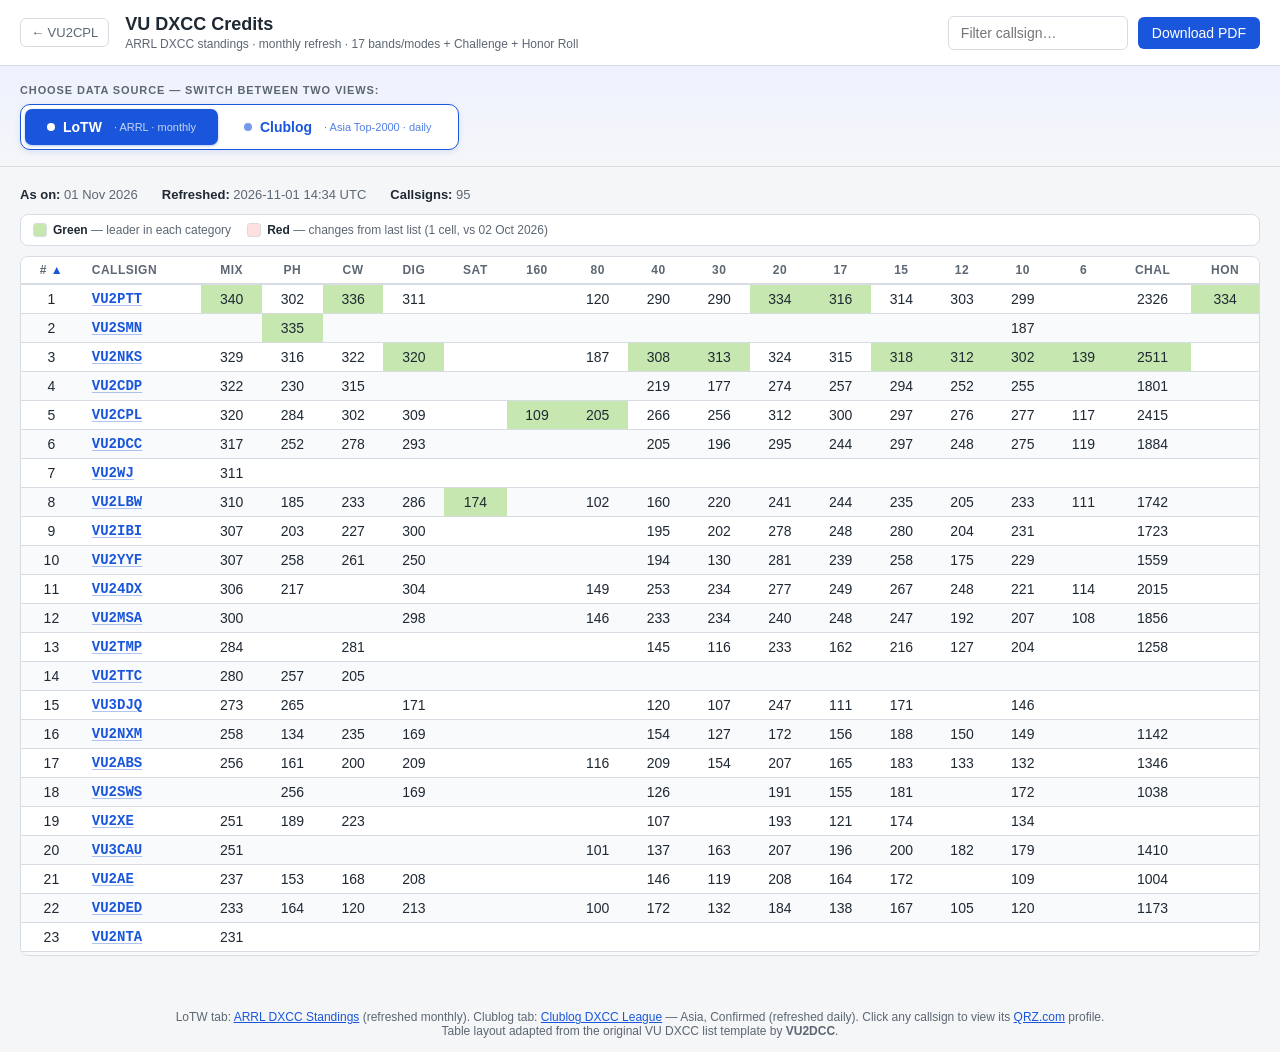
<file: dxcc/index.html>
<!DOCTYPE html>
<html lang="en">
<head>
<meta charset="UTF-8">
<meta name="viewport" content="width=device-width, initial-scale=1.0">
<title>VU DXCC Credits — VU2CPL</title>
<style>
  :root {
    --bg: #f5f6f8;
    --card: #ffffff;
    --border: #d7dce3;
    --text: #1f2933;
    --muted: #5c6773;
    --accent: #1a56db;
    --accent-hover: #143fb3;
    --row-alt: #f9fafc;
    --row-hover: #eef2ff;
    --max-bg: #c6e8b0;
    --changed-bg: #ffe0e0;
    --new-bg: #ffd0d0;
  }
  * { box-sizing: border-box; }
  body {
    margin: 0;
    font-family: -apple-system, BlinkMacSystemFont, "Segoe UI", Roboto, sans-serif;
    background: var(--bg);
    color: var(--text);
    font-size: 14px;
  }
  header {
    background: var(--card);
    border-bottom: 1px solid var(--border);
    padding: 14px 20px;
    display: flex;
    align-items: center;
    gap: 16px;
    flex-wrap: wrap;
    position: sticky;
    top: 0;
    z-index: 10;
  }
  .back-link {
    display: inline-flex;
    align-items: center;
    gap: 6px;
    color: var(--muted);
    text-decoration: none;
    font-size: 13px;
    padding: 6px 10px;
    border-radius: 6px;
    border: 1px solid var(--border);
    transition: background 0.15s, color 0.15s, border-color 0.15s;
  }
  .back-link:hover {
    background: var(--row-hover);
    color: var(--accent);
    border-color: var(--accent);
  }
  .tabs-wrap {
    background: linear-gradient(180deg, #eef2ff 0%, var(--bg) 100%);
    border-bottom: 1px solid var(--border);
    padding: 18px 20px 16px;
  }
  .tabs-label {
    display: block;
    font-size: 11px;
    font-weight: 600;
    text-transform: uppercase;
    letter-spacing: 0.08em;
    color: var(--muted);
    margin-bottom: 8px;
  }
  .tabs {
    display: inline-flex;
    background: var(--card);
    border: 1.5px solid var(--accent);
    border-radius: 10px;
    padding: 4px;
    gap: 4px;
    box-shadow: 0 2px 6px rgba(26, 86, 219, 0.12);
  }
  .tab {
    padding: 10px 22px;
    font-size: 14px;
    font-weight: 600;
    color: var(--accent);
    background: transparent;
    border: none;
    border-radius: 7px;
    cursor: pointer;
    transition: background 0.15s, color 0.15s, transform 0.05s;
    display: inline-flex;
    align-items: center;
    gap: 8px;
  }
  .tab:hover { background: var(--row-hover); }
  .tab:active { transform: translateY(1px); }
  .tab.active {
    color: #fff;
    background: var(--accent);
    box-shadow: 0 1px 3px rgba(26, 86, 219, 0.35);
  }
  .tab.active:hover { background: var(--accent-hover); }
  .tab-dot {
    width: 8px; height: 8px;
    border-radius: 50%;
    background: currentColor;
    opacity: 0.6;
  }
  .tab.active .tab-dot { opacity: 1; }
  .tab-subtitle {
    font-size: 11px;
    color: inherit;
    opacity: 0.75;
    font-weight: 400;
    margin-left: 4px;
  }
  @media (max-width: 520px) {
    .tab { padding: 8px 14px; font-size: 13px; }
    .tab-subtitle { display: none; }
  }
  h1 {
    margin: 0;
    font-size: 18px;
    font-weight: 600;
  }
  .subtitle {
    color: var(--muted);
    font-size: 12px;
    margin-top: 2px;
  }
  .controls {
    display: flex;
    align-items: center;
    gap: 10px;
    flex-wrap: wrap;
    margin-left: auto;
  }
  .btn {
    background: var(--accent);
    color: white;
    border: none;
    padding: 8px 14px;
    border-radius: 6px;
    cursor: pointer;
    font-size: 14px;
    font-weight: 500;
    text-decoration: none;
    display: inline-flex;
    align-items: center;
    gap: 6px;
  }
  .btn:hover { background: var(--accent-hover); }
  .btn-secondary {
    background: transparent;
    color: var(--accent);
    border: 1px solid var(--accent);
  }
  .btn-secondary:hover { background: var(--row-hover); }
  input[type="search"] {
    padding: 8px 12px;
    border: 1px solid var(--border);
    border-radius: 6px;
    font-size: 14px;
    width: 180px;
  }
  main {
    padding: 14px 20px 40px;
  }
  .meta {
    display: flex;
    gap: 24px;
    padding: 6px 0 12px;
    color: var(--muted);
    font-size: 13px;
    flex-wrap: wrap;
  }
  .meta strong { color: var(--text); }
  .status {
    padding: 16px;
    color: var(--muted);
    text-align: center;
  }
  .status.error { color: #b30000; }
  .table-wrap {
    background: var(--card);
    border: 1px solid var(--border);
    border-radius: 8px;
    overflow: auto;
    max-height: calc(100vh - 200px);
  }
  table {
    width: 100%;
    border-collapse: collapse;
    font-variant-numeric: tabular-nums;
  }
  th, td {
    padding: 6px 10px;
    text-align: center;
    border-bottom: 1px solid var(--border);
    white-space: nowrap;
  }
  th:nth-child(2),
  td:nth-child(2) {
    text-align: left;
  }
  thead th {
    background: var(--card);
    position: sticky;
    top: 0;
    font-weight: 600;
    font-size: 12px;
    text-transform: uppercase;
    letter-spacing: 0.5px;
    color: var(--muted);
    cursor: pointer;
    user-select: none;
    border-bottom: 2px solid var(--border);
    z-index: 1;
  }
  thead th:hover { background: var(--row-hover); color: var(--text); }
  thead th.sorted-asc::after { content: " ▲"; color: var(--accent); }
  thead th.sorted-desc::after { content: " ▼"; color: var(--accent); }
  tbody tr:nth-child(even) { background: var(--row-alt); }
  tbody tr:hover { background: var(--row-hover); }
  td.callsign { font-family: "SF Mono", Monaco, Consolas, monospace; font-weight: 600; }
  td.callsign a {
    color: var(--accent);
    text-decoration: underline;
    text-decoration-color: rgba(26, 86, 219, 0.35);
    text-underline-offset: 2px;
  }
  td.callsign a:hover {
    text-decoration-color: var(--accent);
    text-decoration-thickness: 1.5px;
  }
  td.callsign .linked-badge {
    margin-left: 4px;
    font-family: "SF Mono", Monaco, Consolas, monospace;
    font-size: 10px;
    font-weight: 500;
    color: #5c6773;
    background: #eef2ff;
    border: 1px solid #d7dce3;
    border-radius: 8px;
    padding: 0 5px;
    vertical-align: middle;
    cursor: help;
  }
  td.empty { color: #c4cad4; }
  td.col-max { background: var(--max-bg); }
  td.changed { background: var(--changed-bg); }
  td.is-new  { background: var(--new-bg); }
  .legend {
    display: flex;
    align-items: center;
    gap: 16px;
    flex-wrap: wrap;
    padding: 8px 12px;
    margin: 0 0 10px;
    background: var(--card);
    border: 1px solid var(--border);
    border-radius: 8px;
    font-size: 12px;
    color: var(--text);
  }
  .legend-item {
    display: inline-flex;
    align-items: center;
    gap: 6px;
  }
  .legend-label { color: var(--muted); }
  .swatch {
    width: 14px;
    height: 14px;
    border-radius: 3px;
    border: 1px solid var(--border);
    display: inline-block;
  }
  .swatch.changed { background: var(--changed-bg); }
  .swatch.new     { background: var(--new-bg); }
  .swatch.max     { background: var(--max-bg); }
  footer {
    padding: 14px 20px;
    color: var(--muted);
    font-size: 12px;
    text-align: center;
  }
  footer a { color: var(--accent); }
</style>
<!-- Cloudflare Web Analytics --><script type='module' src='https://static.cloudflareinsights.com/beacon.min.js' data-cf-beacon='{"token": "bb5c13644c834a9fb621de380f7e5597"}'></script><!-- End Cloudflare Web Analytics -->
</head>
<body>

<header>
  <a class="back-link" href="/" title="Back to VU2CPL home">← VU2CPL</a>
  <div>
    <h1>VU DXCC Credits</h1>
    <div class="subtitle" id="page-subtitle">ARRL + Clublog DXCC standings for Indian hams · compiled by VU2CPL</div>
  </div>
  <div class="controls">
    <input type="search" id="search" placeholder="Filter callsign…" />
    <a class="btn" id="download-pdf" href="VUDXCC-latest.pdf" download>Download PDF</a>
  </div>
</header>

<div class="tabs-wrap">
  <span class="tabs-label">Choose data source — switch between two views:</span>
  <div class="tabs" role="tablist">
    <button class="tab active" id="tab-lotw"    data-source="lotw"
            role="tab" aria-selected="true"  aria-controls="tab-panel">
      <span class="tab-dot" aria-hidden="true"></span>
      LoTW <span class="tab-subtitle">· ARRL · monthly</span>
    </button>
    <button class="tab" id="tab-clublog" data-source="clublog"
            role="tab" aria-selected="false" aria-controls="tab-panel">
      <span class="tab-dot" aria-hidden="true"></span>
      Clublog <span class="tab-subtitle">· Asia Top-2000 · daily</span>
    </button>
  </div>
</div>

<main id="tab-panel" role="tabpanel">
  <div id="meta" class="meta"></div>
  <div id="legend" class="legend" hidden></div>
  <div id="status" class="status">Loading latest data…</div>
  <div id="table-wrap" class="table-wrap" hidden>
    <table id="dxcc-table">
      <thead><tr id="thead-row"></tr></thead>
      <tbody id="tbody"></tbody>
    </table>
  </div>
</main>

<footer>
  LoTW tab: <a href="https://www.arrl.org/dxcc-standings" target="_blank" rel="noopener">ARRL DXCC Standings</a> (refreshed monthly).
  Clublog tab: <a href="https://clublog.org/league.php" target="_blank" rel="noopener">Clublog DXCC League</a> — Asia, Confirmed (refreshed daily).
  Click any callsign to view its <a href="https://www.qrz.com/" target="_blank" rel="noopener">QRZ.com</a> profile.
  <br>
  Table layout adapted from the original VU DXCC list template by <strong>VU2DCC</strong>.
</footer>

<script>
  const FIXED_COLS = [
    { key: "sno",      label: "#",        type: "num" },
    { key: "callsign", label: "Callsign", type: "str" },
  ];

  const statusEl = document.getElementById("status");
  const metaEl = document.getElementById("meta");
  const legendEl = document.getElementById("legend");
  const tableWrap = document.getElementById("table-wrap");
  const theadRow = document.getElementById("thead-row");
  const tbody = document.getElementById("tbody");
  const searchInput = document.getElementById("search");

  let columns = [];           // full column list (FIXED_COLS + data columns)
  let dataColumns = [];       // data columns only
  let rows = [];
  let sortKey = "sno";
  let sortDir = "asc";
  let filterText = "";
  let columnMax = {};         // cat_key -> max value (for highlighting)

  function setStatus(msg, isError = false) {
    if (!msg) { statusEl.hidden = true; return; }
    statusEl.hidden = false;
    statusEl.textContent = msg;
    statusEl.classList.toggle("error", isError);
  }

  function buildHead() {
    theadRow.innerHTML = "";
    for (const col of columns) {
      const th = document.createElement("th");
      th.textContent = col.label;
      th.dataset.key = col.key;
      th.title = `Click to sort by ${col.label}`;
      th.addEventListener("click", () => {
        if (sortKey === col.key) {
          sortDir = sortDir === "asc" ? "desc" : "asc";
        } else {
          sortKey = col.key;
          sortDir = col.type === "num" ? "desc" : "asc";
        }
        render();
      });
      theadRow.appendChild(th);
    }
  }

  function render() {
    for (const th of theadRow.children) {
      th.classList.remove("sorted-asc", "sorted-desc");
      if (th.dataset.key === sortKey) {
        th.classList.add(sortDir === "asc" ? "sorted-asc" : "sorted-desc");
      }
    }

    const q = filterText.trim().toUpperCase();
    let view = rows;
    if (q) view = rows.filter(r => (r.callsign || "").toUpperCase().includes(q));

    const col = columns.find(c => c.key === sortKey) || columns[0];
    view = [...view].sort((a, b) => {
      const av = a[sortKey], bv = b[sortKey];
      if (col.type === "num") {
        const an = (av == null || av === "") ? -Infinity : Number(av);
        const bn = (bv == null || bv === "") ? -Infinity : Number(bv);
        return sortDir === "asc" ? an - bn : bn - an;
      }
      const as = (av ?? "").toString();
      const bs = (bv ?? "").toString();
      return sortDir === "asc" ? as.localeCompare(bs) : bs.localeCompare(as);
    });

    tbody.innerHTML = "";
    const frag = document.createDocumentFragment();
    for (const r of view) {
      const tr = document.createElement("tr");
      const changedSet = new Set(r.changes || []);
      for (const c of columns) {
        const td = document.createElement("td");
        const v = r[c.key];
        if (c.key === "callsign") {
          td.classList.add("callsign");
          if (r.is_new) td.classList.add("is-new");
          const a = document.createElement("a");
          a.href = `https://www.qrz.com/db/${encodeURIComponent(v)}`;
          a.target = "_blank";
          a.rel = "noopener";
          a.title = r.op_name ? `${r.op_name} — view ${v} on QRZ.com` : `View ${v} on QRZ.com`;
          a.textContent = v;
          td.appendChild(a);
          // Clublog "+N linked" badge — N additional callsigns the operator
          // has linked together; the row's stats are the combined total.
          const linkedN = Number(r.linked_count || 0);
          if (linkedN > 0) {
            const badge = document.createElement("span");
            badge.className = "linked-badge";
            badge.textContent = `+${linkedN}`;
            badge.title =
              `${v} has ${linkedN} additional callsign${linkedN === 1 ? "" : "s"} linked` +
              ` on Clublog. The stats in this row are the combined total across all linked calls.`;
            td.appendChild(badge);
          }
        } else if (v == null || v === "") {
          td.classList.add("empty");
          td.textContent = "";
        } else {
          td.textContent = v;
          if (columnMax[c.key] != null && v === columnMax[c.key]) {
            td.classList.add("col-max");
          }
          if (changedSet.has(c.key)) {
            td.classList.add("changed");
          }
        }
        tr.appendChild(td);
      }
      frag.appendChild(tr);
    }
    tbody.appendChild(frag);

    const bits = [];
    if (window._asOn) bits.push(`<span><strong>As on:</strong> ${window._asOn}</span>`);
    if (window._generatedAt) bits.push(`<span><strong>Refreshed:</strong> ${window._generatedAt}</span>`);
    bits.push(`<span><strong>Callsigns:</strong> ${rows.length}</span>`);
    if (q) bits.push(`<span><strong>Showing:</strong> ${view.length}</span>`);
    metaEl.innerHTML = bits.join("");

    const legendBits = [
      `<span class="legend-item"><span class="swatch max"></span>`
      + `<span><strong>Green</strong> <span class="legend-label">— leader in each category</span></span></span>`,
    ];
    if (window._previousAsOn) {
      const nChanges = rows.reduce((n, r) => n + ((r.changes || []).length), 0);
      const nNew = rows.filter(r => r.is_new).length;
      legendBits.push(
        `<span class="legend-item"><span class="swatch changed"></span>`
        + `<span><strong>Red</strong> <span class="legend-label">— changes from last list`
        + ` (${nChanges} cell${nChanges === 1 ? "" : "s"}${nNew ? `, ${nNew} new callsign` + (nNew === 1 ? "" : "s") : ""}`
        + `, vs ${window._previousAsOn})</span></span></span>`
      );
    }
    legendEl.innerHTML = legendBits.join("");
    legendEl.hidden = false;
  }

  const SOURCES = {
    lotw: {
      json: "data.json",
      pdf:  "VUDXCC-latest.pdf",
      label: "LoTW",
      subtitle: "ARRL DXCC standings · monthly refresh · 17 bands/modes + Challenge + Honor Roll",
      emptyMessage: "Could not load LoTW data (data.json).",
    },
    clublog: {
      json: "clublog.json",
      pdf:  "VUDXCC-clublog-latest.pdf",
      label: "Clublog",
      subtitle: "Clublog Asia Top-2000 Confirmed · daily refresh · stats are linked-call combined totals · Indian prefixes (VU / AT / AU)",
      emptyMessage: "Could not load Clublog data (clublog.json).",
    },
  };

  let currentSource = "lotw";

  async function load(sourceKey) {
    const src = SOURCES[sourceKey] || SOURCES.lotw;
    currentSource = sourceKey;
    document.getElementById("page-subtitle").textContent = src.subtitle;
    document.getElementById("download-pdf").href = src.pdf;
    tableWrap.hidden = true;
    legendEl.hidden = true;
    setStatus(`Loading ${src.label} data…`);
    try {
      const resp = await fetch(`./${src.json}?t=${Date.now()}`, { cache: "no-store" });
      if (!resp.ok) throw new Error(`HTTP ${resp.status}`);
      const data = await resp.json();

      rows = data.rows;
      dataColumns = (data.columns || []).map((key, i) => ({
        key,
        label: (data.column_labels && data.column_labels[i]) || key,
        type: "num",
      }));
      columns = [...FIXED_COLS, ...dataColumns];

      columnMax = {};
      for (const col of dataColumns) {
        const vals = rows.map(r => r[col.key]).filter(v => v != null && v !== "");
        if (vals.length) columnMax[col.key] = Math.max(...vals.map(Number));
      }

      window._asOn = data.as_on;
      window._previousAsOn = data.previous_as_on || null;
      window._generatedAt = null;
      if (data.generated_at) {
        const d = new Date(data.generated_at);
        if (!isNaN(d)) window._generatedAt = d.toISOString().replace("T", " ").slice(0, 16) + " UTC";
      }

      // Reset sort when switching sources — sno ascending is the published order.
      sortKey = "sno";
      sortDir = "asc";

      buildHead();
      setStatus("");
      tableWrap.hidden = false;
      render();
    } catch (err) {
      console.error(err);
      setStatus(`${src.emptyMessage} (${err.message})`, true);
    }
  }

  // Tab wiring
  const tabButtons = document.querySelectorAll(".tab");
  tabButtons.forEach(btn => {
    btn.addEventListener("click", () => {
      if (btn.classList.contains("active")) return;
      tabButtons.forEach(b => {
        b.classList.toggle("active", b === btn);
        b.setAttribute("aria-selected", b === btn ? "true" : "false");
      });
      const src = btn.dataset.source;
      history.replaceState(null, "", `#${src}`);
      try { localStorage.setItem("vu-dxcc-tab", src); } catch { /* ignore */ }
      load(src);
    });
  });

  searchInput.addEventListener("input", e => {
    filterText = e.target.value;
    if (rows.length) render();
  });

  // Pick initial tab: URL hash > localStorage > lotw default
  function pickInitialTab() {
    const hash = (location.hash || "").replace(/^#/, "");
    if (hash in SOURCES) return hash;
    try {
      const saved = localStorage.getItem("vu-dxcc-tab");
      if (saved && saved in SOURCES) return saved;
    } catch { /* ignore */ }
    return "lotw";
  }
  const initial = pickInitialTab();
  tabButtons.forEach(b => {
    const on = b.dataset.source === initial;
    b.classList.toggle("active", on);
    b.setAttribute("aria-selected", on ? "true" : "false");
  });
  load(initial);
</script>

</body>
</html>
</file>
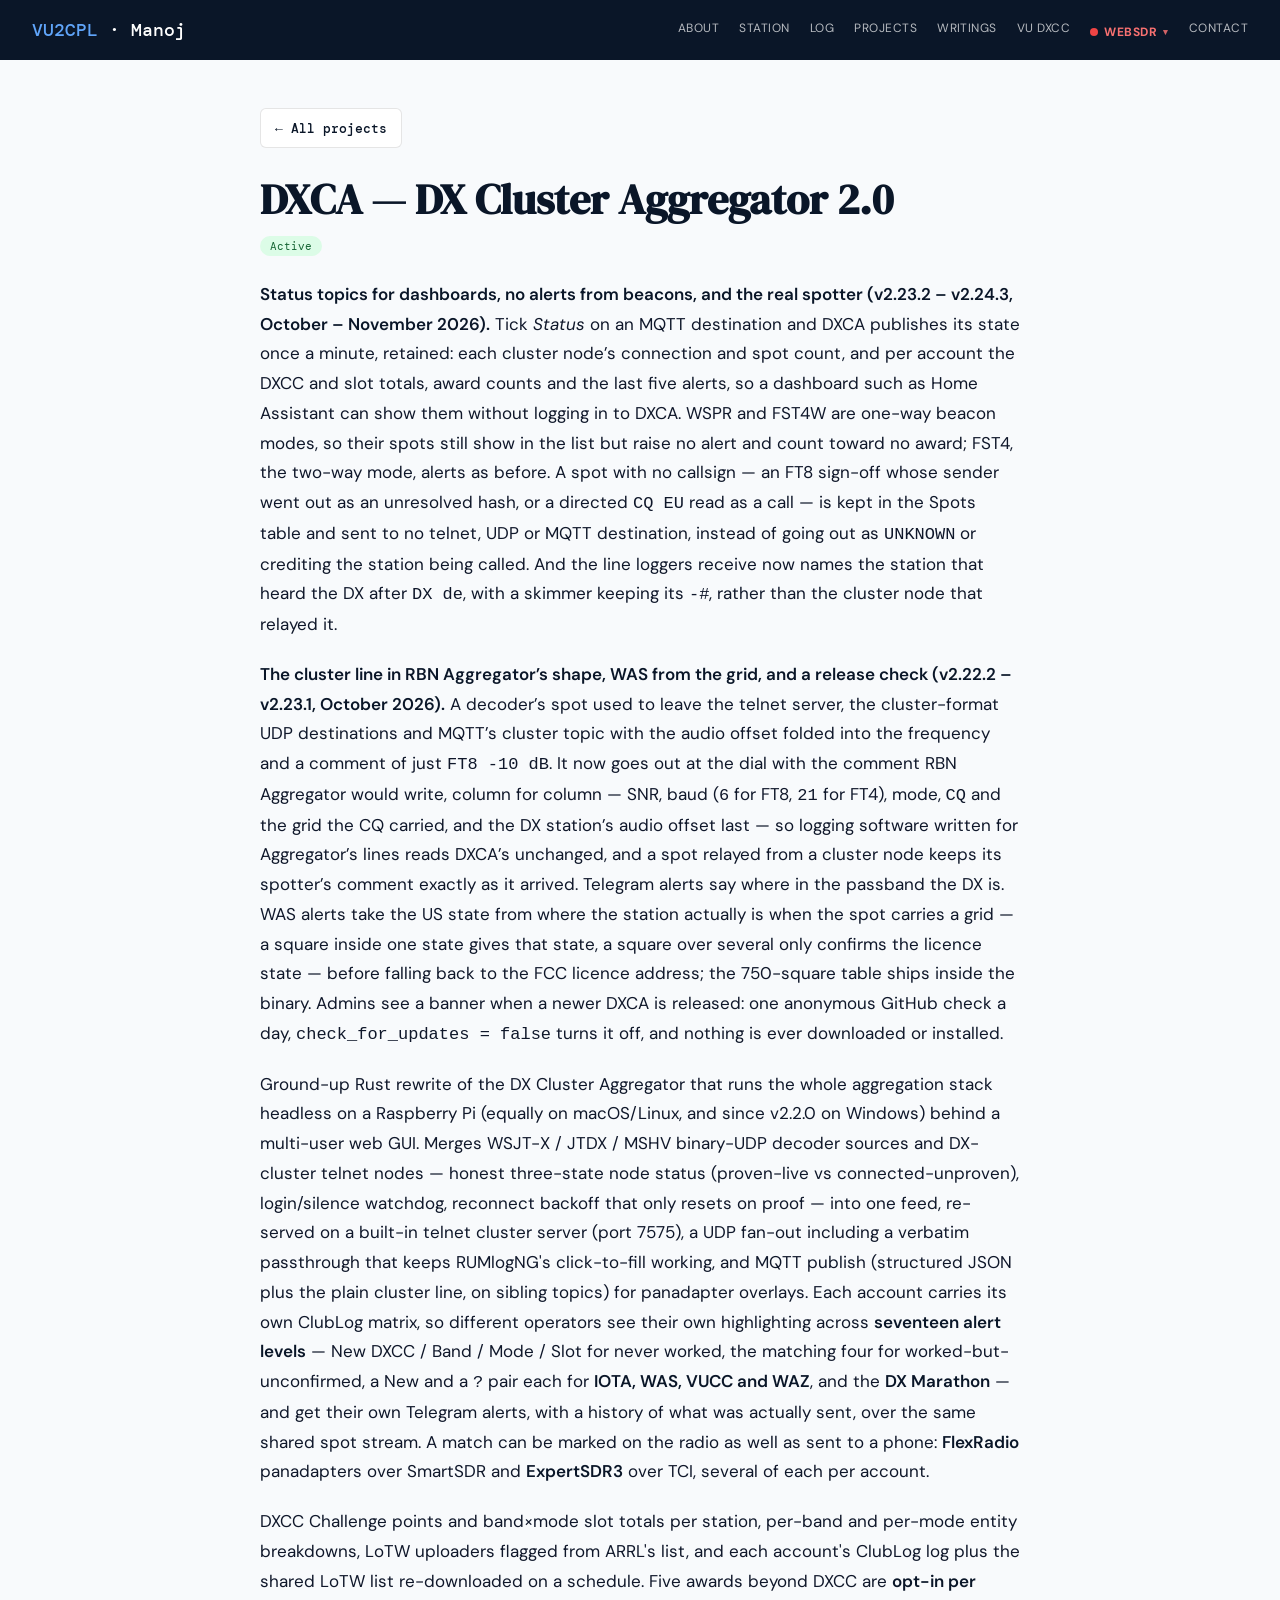
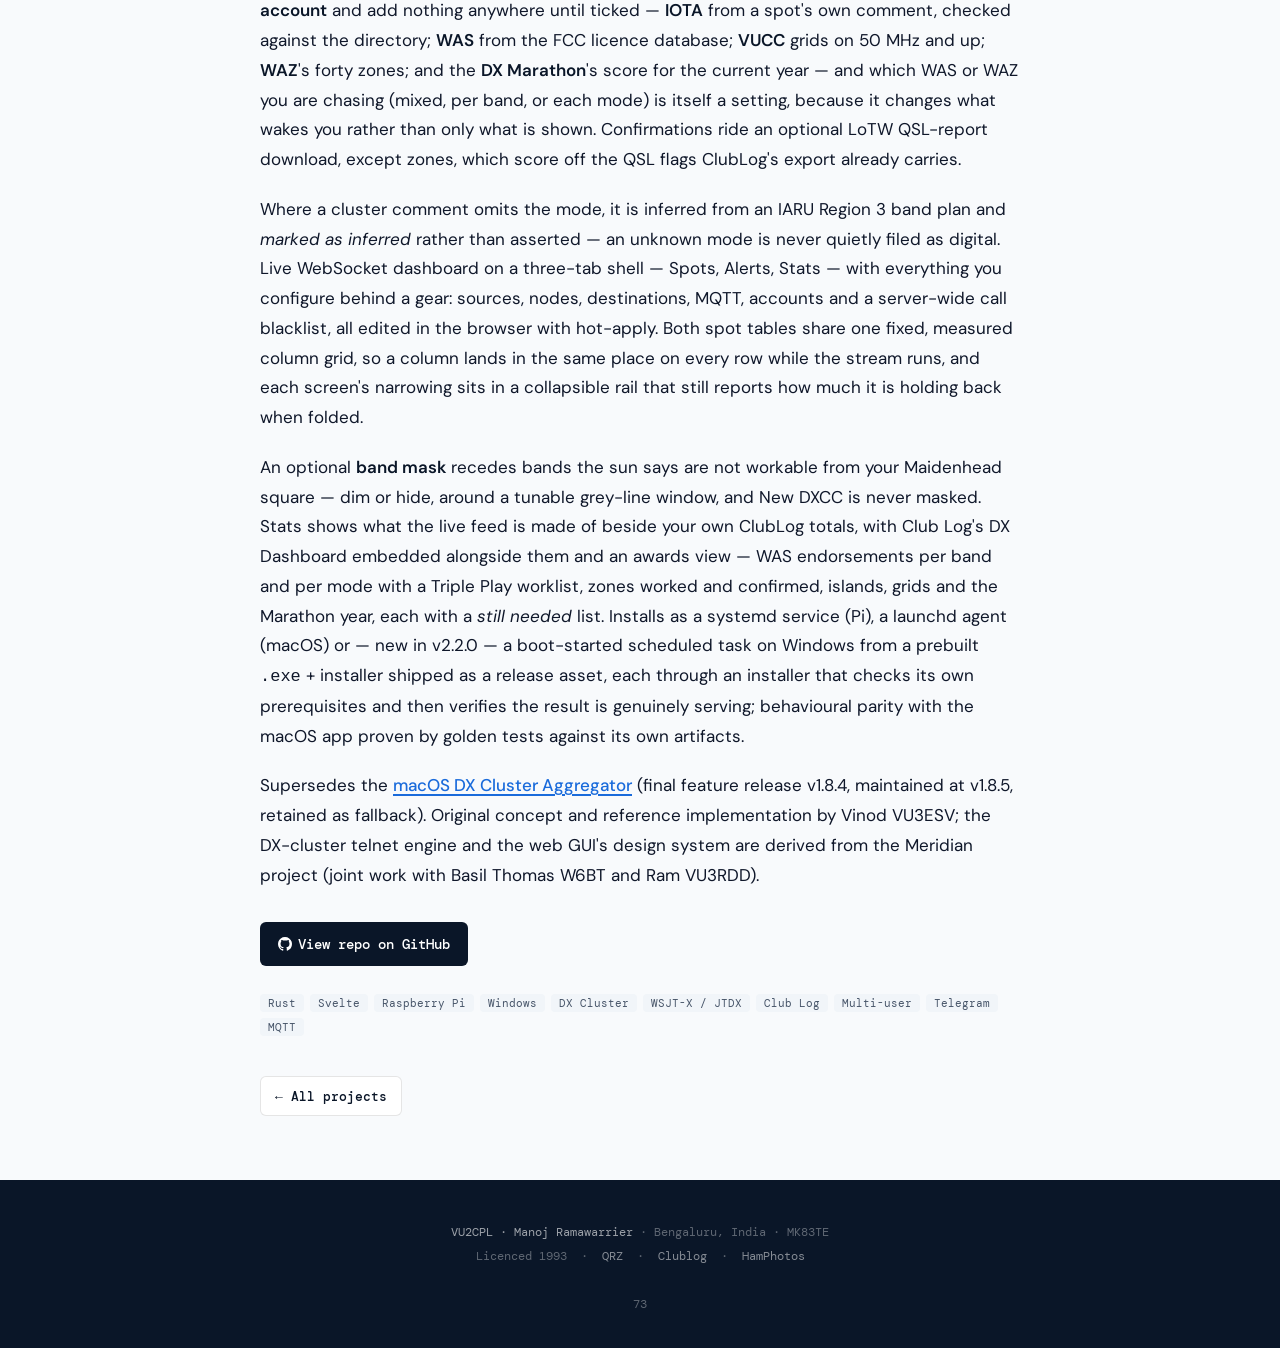
<file: projects/dxca/index.html>
<!DOCTYPE html>
<html lang="en">
<head>
<meta charset="UTF-8">
<meta name="viewport" content="width=device-width, initial-scale=1.0">
<title>DXCA — DX Cluster Aggregator 2.0 · VU2CPL</title>
<meta name="description" content="Ground-up Rust rewrite of the DX Cluster Aggregator that runs the whole aggregation stack headless on a Raspberry Pi (equally on macOS/Linux, and since…">
<link rel="preconnect" href="https://fonts.googleapis.com">
<link rel="preconnect" href="https://fonts.gstatic.com" crossorigin>
<link href="https://fonts.googleapis.com/css2?family=DM+Serif+Display:ital@0;1&family=DM+Mono:wght@400;500&family=DM+Sans:wght@300;400;500&display=swap" rel="stylesheet">
<link rel="stylesheet" href="/assets/site.css">
<!-- Cloudflare Web Analytics --><script type='module' src='https://static.cloudflareinsights.com/beacon.min.js' data-cf-beacon='{"token": "bb5c13644c834a9fb621de380f7e5597"}'></script><!-- End Cloudflare Web Analytics -->
</head>
<body>

<nav>
  <a class="nav-logo" href="/"><span>VU2CPL</span> · Manoj</a>
  <div class="nav-links">
    <a href="/#about">About</a>
    <a href="/#station">Station</a>
    <a href="/#log">Log</a>
    <a href="/#projects">Projects</a>
    <a href="/#writings">Writings</a>
    <a href="/dxcc/">VU DXCC</a>
    <details class="nav-dd">
      <summary title="Listen live on VU2CPL's WebSDR — HF and VHF">WebSDR</summary>
      <div class="nav-dd-menu">
        <a href="https://vu2cpl.tunnel.ubersdr.org/?freq=7150000&amp;mode=lsb&amp;bwl=-2700&amp;bwh=-50&amp;zoom_freq=7150000&amp;zoom_bw=500.0" target="_blank" rel="noopener" title="HF WebSDR — RX-888 + LZ1AQ active loop, 0–30 MHz">HF — 0–30 MHz</a>
        <a href="https://vu2cpl.ddns.net:8873/" target="_blank" rel="noopener" title="VHF WebSDR — 2 m / 70 cm / airband / FM, SDRplay RSP2 + MSi2500 (OpenWebRX+)">VHF — 2 m / 70 cm / air / FM</a>
      </div>
    </details>
    <a href="/#contact">Contact</a>
  </div>
</nav>

<main class="proj-page">
  <a class="proj-back" href="/#projects">&larr; All projects</a>
  <h1>DXCA — DX Cluster Aggregator 2.0</h1>
  <div class="proj-meta"><span class="status-badge status-active">Active</span></div>
  <div class="proj-body">
    <p><strong>Status topics for dashboards, no alerts from beacons, and the real spotter (v2.23.2 &ndash; v2.24.3, October &ndash; November 2026).</strong> Tick <em>Status</em> on an MQTT destination and DXCA publishes its state once a minute, retained: each cluster node&rsquo;s connection and spot count, and per account the DXCC and slot totals, award counts and the last five alerts, so a dashboard such as Home Assistant can show them without logging in to DXCA. WSPR and FST4W are one-way beacon modes, so their spots still show in the list but raise no alert and count toward no award; FST4, the two-way mode, alerts as before. A spot with no callsign &mdash; an FT8 sign-off whose sender went out as an unresolved hash, or a directed <code>CQ EU</code> read as a call &mdash; is kept in the Spots table and sent to no telnet, UDP or MQTT destination, instead of going out as <code>UNKNOWN</code> or crediting the station being called. And the line loggers receive now names the station that heard the DX after <code>DX de</code>, with a skimmer keeping its <code>-#</code>, rather than the cluster node that relayed it.</p>
    <p><strong>The cluster line in RBN Aggregator&rsquo;s shape, WAS from the grid, and a release check (v2.22.2 &ndash; v2.23.1, October 2026).</strong> A decoder&rsquo;s spot used to leave the telnet server, the cluster-format UDP destinations and MQTT&rsquo;s cluster topic with the audio offset folded into the frequency and a comment of just <code>FT8 -10 dB</code>. It now goes out at the dial with the comment RBN Aggregator would write, column for column &mdash; SNR, baud (<code>6</code> for FT8, <code>21</code> for FT4), mode, <code>CQ</code> and the grid the CQ carried, and the DX station&rsquo;s audio offset last &mdash; so logging software written for Aggregator&rsquo;s lines reads DXCA&rsquo;s unchanged, and a spot relayed from a cluster node keeps its spotter&rsquo;s comment exactly as it arrived. Telegram alerts say where in the passband the DX is. WAS alerts take the US state from where the station actually is when the spot carries a grid &mdash; a square inside one state gives that state, a square over several only confirms the licence state &mdash; before falling back to the FCC licence address; the 750-square table ships inside the binary. Admins see a banner when a newer DXCA is released: one anonymous GitHub check a day, <code>check_for_updates = false</code> turns it off, and nothing is ever downloaded or installed.</p>
    <p>Ground-up Rust rewrite of the DX Cluster Aggregator that runs the whole aggregation stack headless on a Raspberry Pi (equally on macOS/Linux, and since v2.2.0 on Windows) behind a multi-user web GUI. Merges WSJT-X / JTDX / MSHV binary-UDP decoder sources and DX-cluster telnet nodes — honest three-state node status (proven-live vs connected-unproven), login/silence watchdog, reconnect backoff that only resets on proof — into one feed, re-served on a built-in telnet cluster server (port 7575), a UDP fan-out including a verbatim passthrough that keeps RUMlogNG's click-to-fill working, and MQTT publish (structured JSON plus the plain cluster line, on sibling topics) for panadapter overlays. Each account carries its own ClubLog matrix, so different operators see their own highlighting across <strong>seventeen alert levels</strong> — New DXCC / Band / Mode / Slot for never worked, the matching four for worked-but-unconfirmed, a New and a <code>?</code> pair each for <strong>IOTA, WAS, VUCC and WAZ</strong>, and the <strong>DX Marathon</strong> — and get their own Telegram alerts, with a history of what was actually sent, over the same shared spot stream. A match can be marked on the radio as well as sent to a phone: <strong>FlexRadio</strong> panadapters over SmartSDR and <strong>ExpertSDR3</strong> over TCI, several of each per account.</p>
    <p>DXCC Challenge points and band×mode slot totals per station, per-band and per-mode entity breakdowns, LoTW uploaders flagged from ARRL's list, and each account's ClubLog log plus the shared LoTW list re-downloaded on a schedule. Five awards beyond DXCC are <strong>opt-in per account</strong> and add nothing anywhere until ticked — <strong>IOTA</strong> from a spot's own comment, checked against the directory; <strong>WAS</strong> from the FCC licence database; <strong>VUCC</strong> grids on 50 MHz and up; <strong>WAZ</strong>'s forty zones; and the <strong>DX Marathon</strong>'s score for the current year — and which WAS or WAZ you are chasing (mixed, per band, or each mode) is itself a setting, because it changes what wakes you rather than only what is shown. Confirmations ride an optional LoTW QSL-report download, except zones, which score off the QSL flags ClubLog's export already carries.</p>
    <p>Where a cluster comment omits the mode, it is inferred from an IARU Region 3 band plan and <em>marked as inferred</em> rather than asserted — an unknown mode is never quietly filed as digital. Live WebSocket dashboard on a three-tab shell — Spots, Alerts, Stats — with everything you configure behind a gear: sources, nodes, destinations, MQTT, accounts and a server-wide call blacklist, all edited in the browser with hot-apply. Both spot tables share one fixed, measured column grid, so a column lands in the same place on every row while the stream runs, and each screen's narrowing sits in a collapsible rail that still reports how much it is holding back when folded.</p>
    <p>An optional <strong>band mask</strong> recedes bands the sun says are not workable from your Maidenhead square — dim or hide, around a tunable grey-line window, and New DXCC is never masked. Stats shows what the live feed is made of beside your own ClubLog totals, with Club Log's DX Dashboard embedded alongside them and an awards view — WAS endorsements per band and per mode with a Triple Play worklist, zones worked and confirmed, islands, grids and the Marathon year, each with a <em>still needed</em> list. Installs as a systemd service (Pi), a launchd agent (macOS) or — new in v2.2.0 — a boot-started scheduled task on Windows from a prebuilt <code>.exe</code> + installer shipped as a release asset, each through an installer that checks its own prerequisites and then verifies the result is genuinely serving; behavioural parity with the macOS app proven by golden tests against its own artifacts.</p>
    <p>Supersedes the <a href="https://github.com/vu2cpl/DXClusterAggregator-macOS" target="_blank" rel="noopener" style="color:var(--accent);">macOS DX Cluster Aggregator</a> (final feature release v1.8.4, maintained at v1.8.5, retained as fallback). Original concept and reference implementation by Vinod VU3ESV; the DX-cluster telnet engine and the web GUI's design system are derived from the Meridian project (joint work with Basil Thomas W6BT and Ram VU3RDD).</p>
  </div>
  <div class="proj-actions">
        <a class="repo-btn" href="https://github.com/vu2cpl/dxca" target="_blank" rel="noopener">
          <svg width="14" height="14" viewBox="0 0 16 16" fill="currentColor" aria-hidden="true"><path d="M8 0C3.58 0 0 3.58 0 8c0 3.54 2.29 6.53 5.47 7.59.4.07.55-.17.55-.38 0-.19-.01-.82-.01-1.49-2.01.37-2.53-.49-2.69-.94-.09-.23-.48-.94-.82-1.13-.28-.15-.68-.52-.01-.53.63-.01 1.08.58 1.23.82.72 1.21 1.87.87 2.33.66.07-.52.28-.87.51-1.07-1.78-.2-3.64-.89-3.64-3.95 0-.87.31-1.59.82-2.15-.08-.2-.36-1.02.08-2.12 0 0 .67-.21 2.2.82.64-.18 1.32-.27 2-.27.68 0 1.36.09 2 .27 1.53-1.04 2.2-.82 2.2-.82.44 1.1.16 1.92.08 2.12.51.56.82 1.27.82 2.15 0 3.07-1.87 3.75-3.65 3.95.29.25.54.73.54 1.48 0 1.07-.01 1.93-.01 2.2 0 .21.15.46.55.38A8.013 8.013 0 0016 8c0-4.42-3.58-8-8-8z"/></svg>
          View repo on GitHub
        </a>
  </div>
  <div class="project-tags"><span class="proj-tag">Rust</span><span class="proj-tag">Svelte</span><span class="proj-tag">Raspberry Pi</span><span class="proj-tag">Windows</span><span class="proj-tag">DX Cluster</span><span class="proj-tag">WSJT-X / JTDX</span><span class="proj-tag">Club Log</span><span class="proj-tag">Multi-user</span><span class="proj-tag">Telegram</span><span class="proj-tag">MQTT</span></div>
  <a class="proj-back proj-back-bottom" href="/#projects">&larr; All projects</a>
</main>

<footer>
  <span>VU2CPL · Manoj Ramawarrier</span> · Bengaluru, India · MK83TE<br>
  Licenced 1993 &nbsp;·&nbsp;
  <a href="https://www.qrz.com/db/VU2CPL">QRZ</a> &nbsp;·&nbsp;
  <a href="https://clublog.org/logsearch/VU2CPL">Clublog</a> &nbsp;·&nbsp;
  <a href="https://hamphotos.com">HamPhotos</a>
  <br><br>73
</footer>


<!-- Lightbox: click any .shack-zoom anchor to open at full resolution -->
<div id="lightbox" class="lightbox" role="dialog" aria-hidden="true" aria-label="Screenshot viewer">
  <button type="button" class="lightbox-close" aria-label="Close">&times;</button>
  <img alt="">
  <div class="lightbox-caption"></div>
</div>
<script src="/assets/lightbox.js"></script>

</body>
</html>
</file>
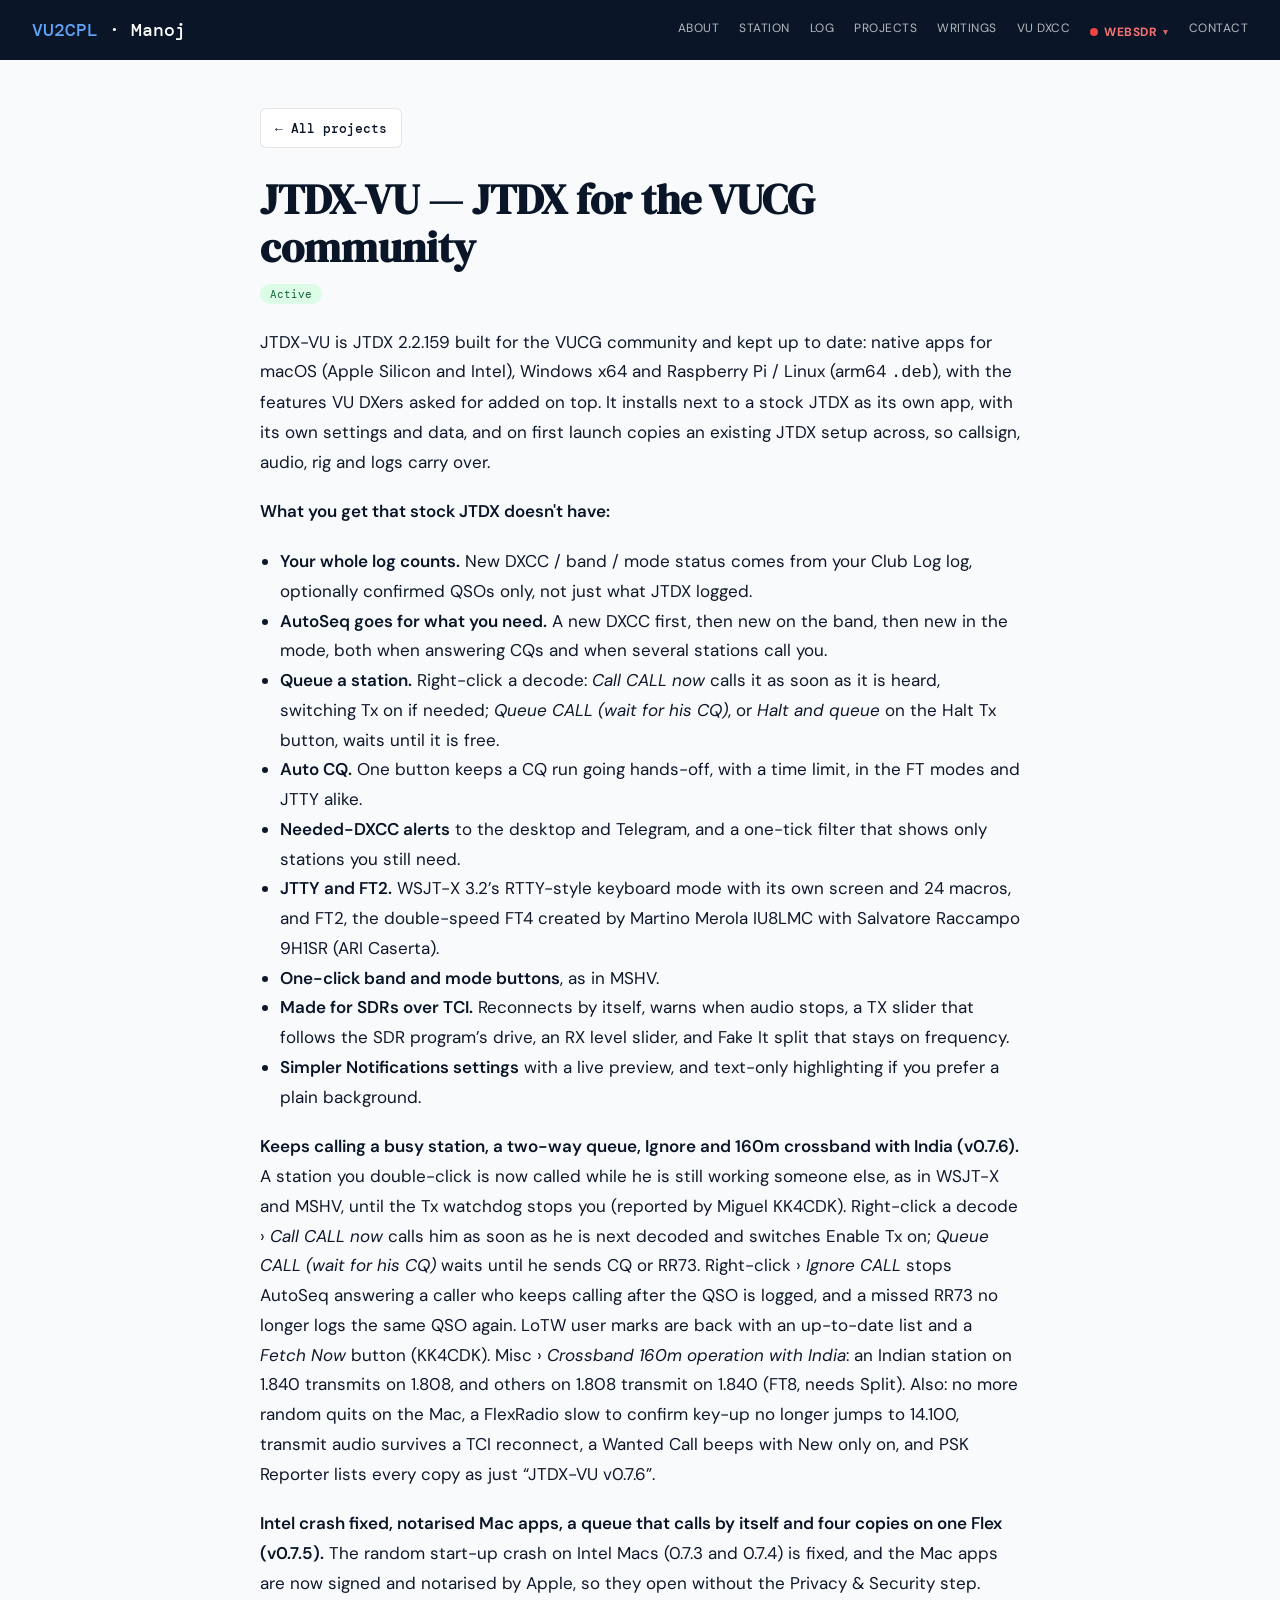
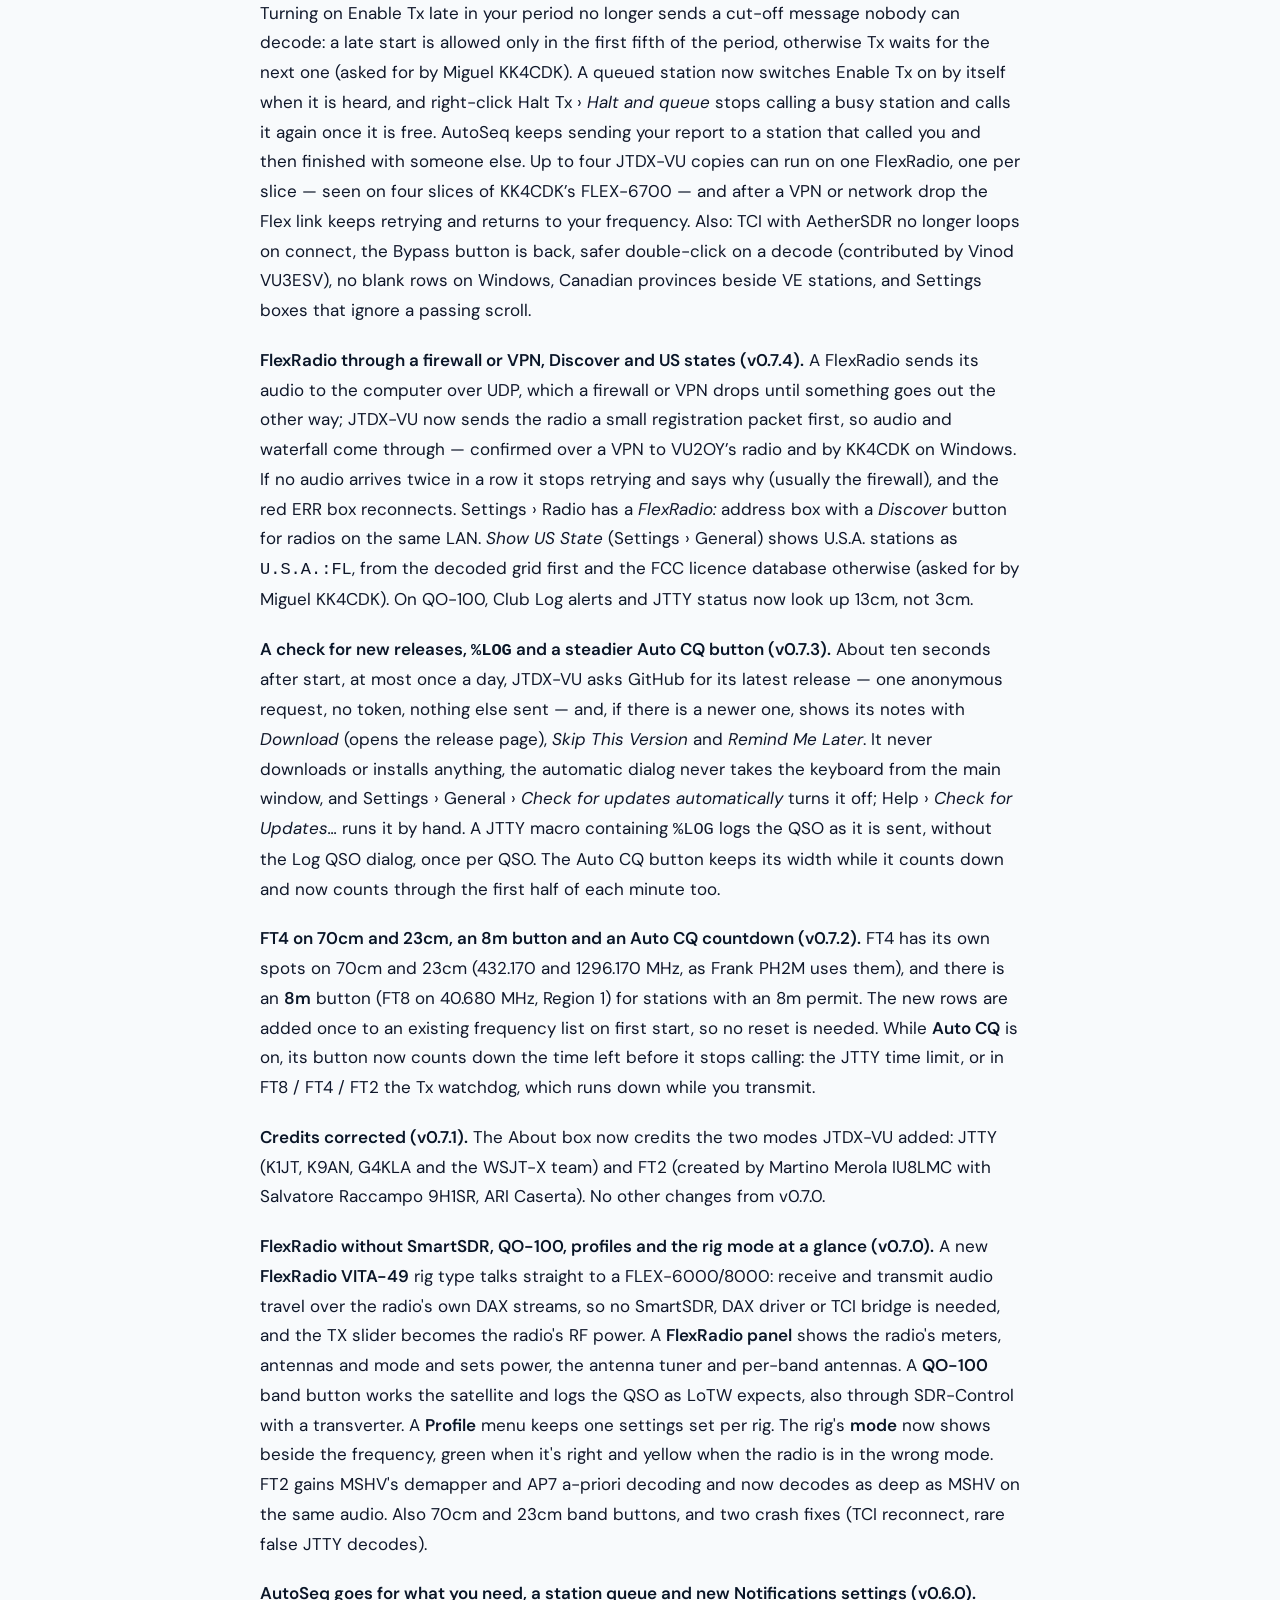
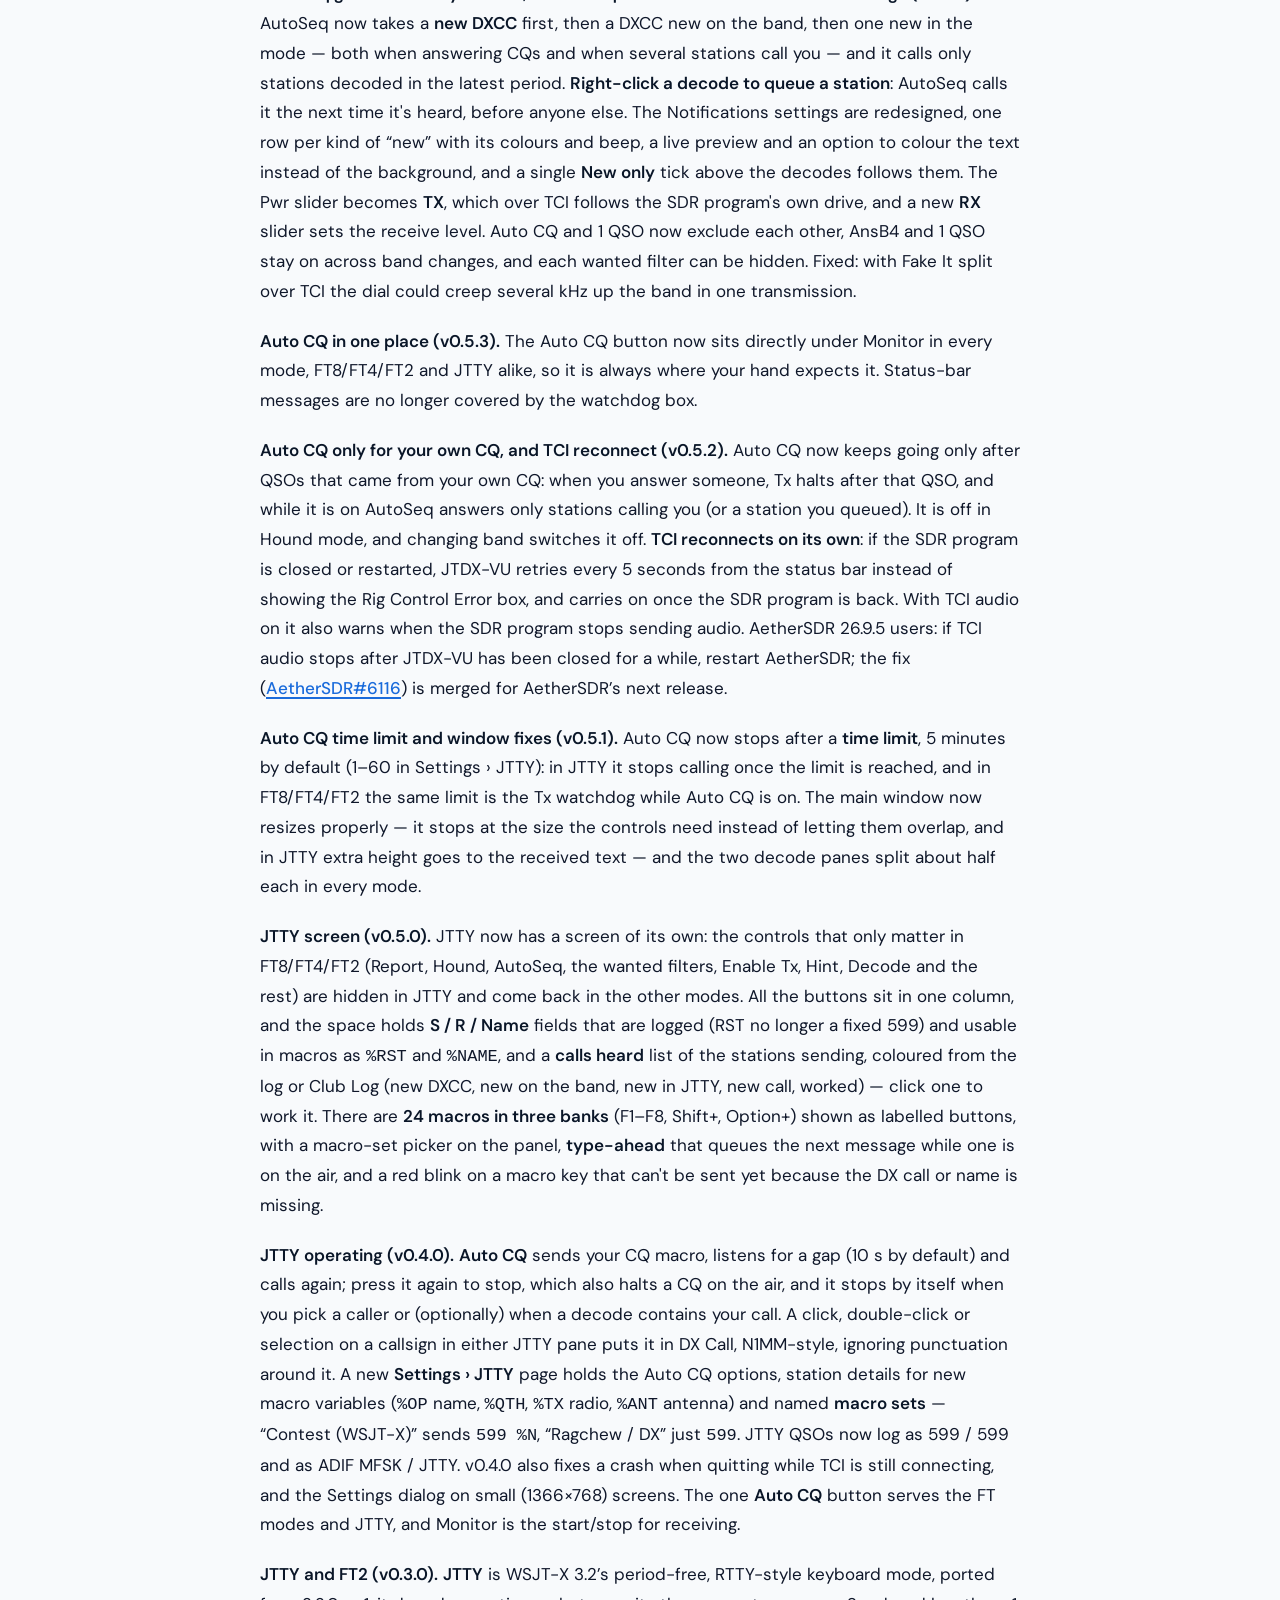
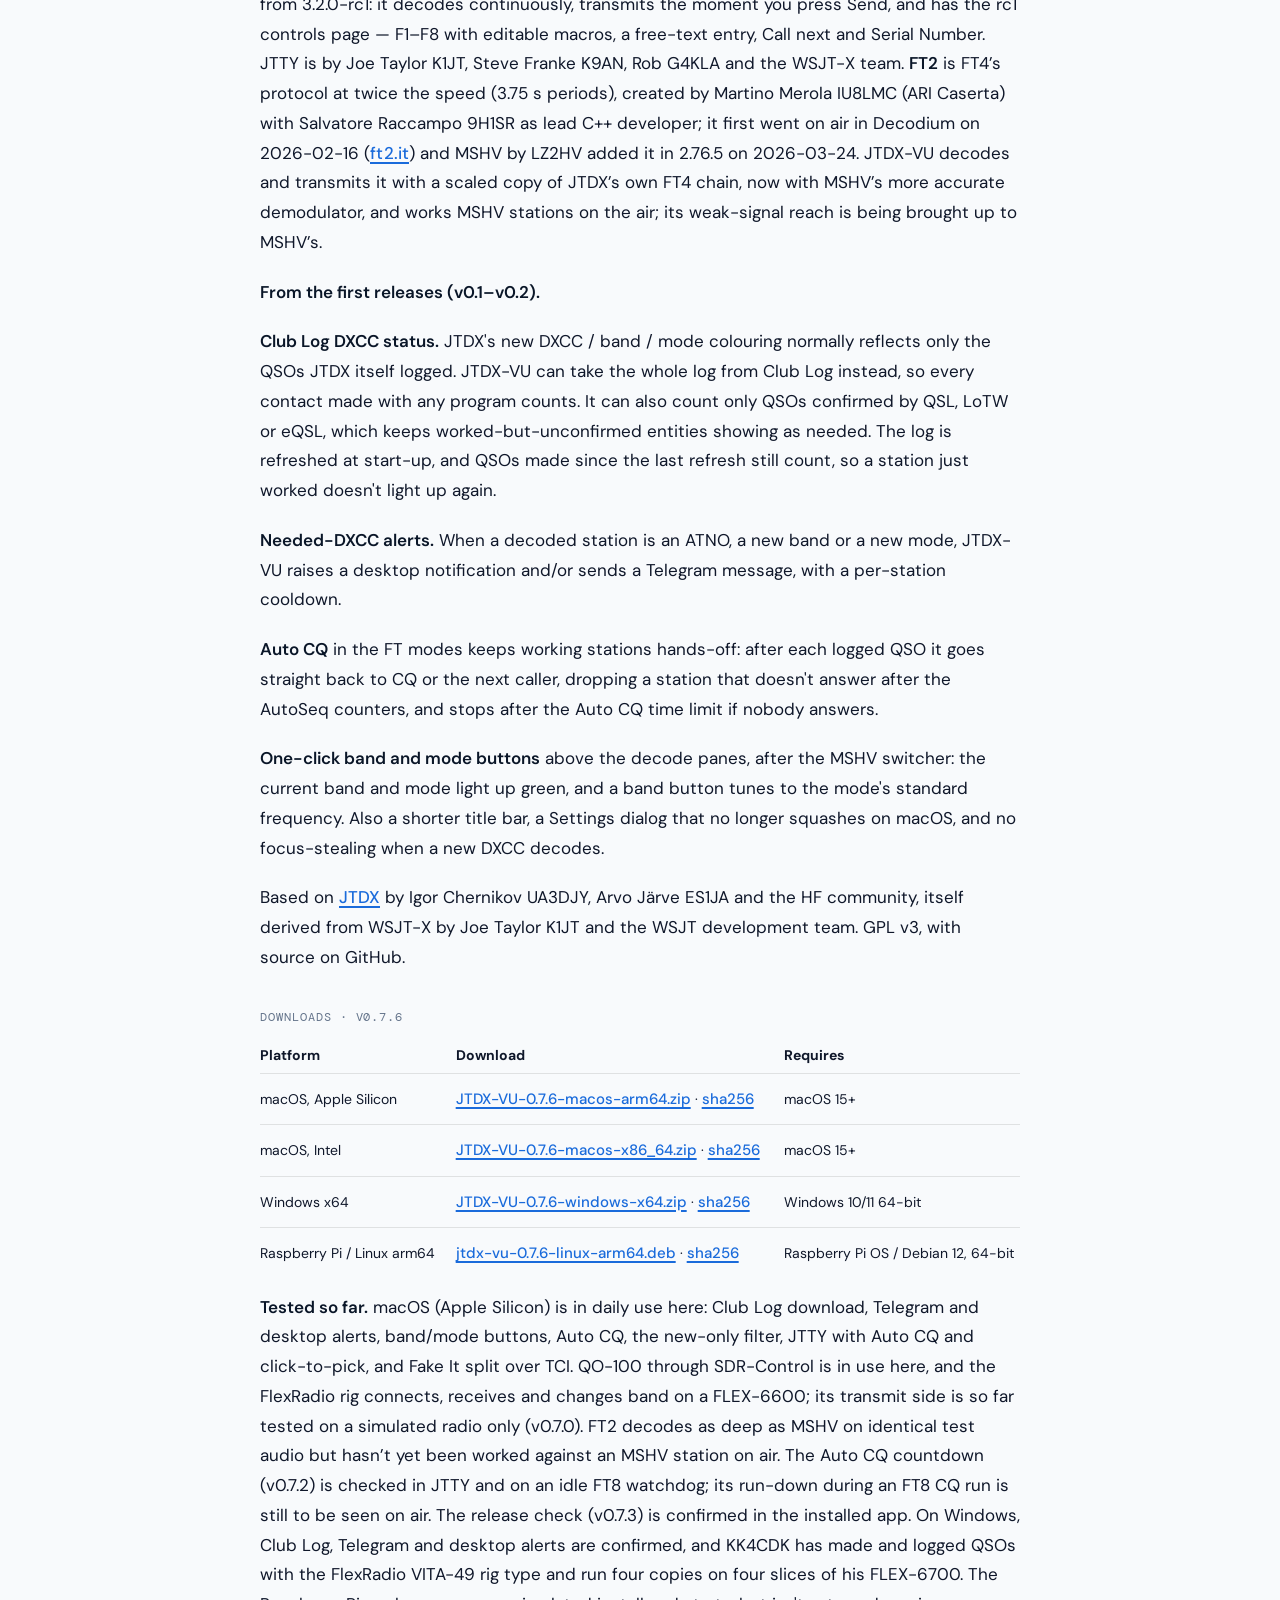
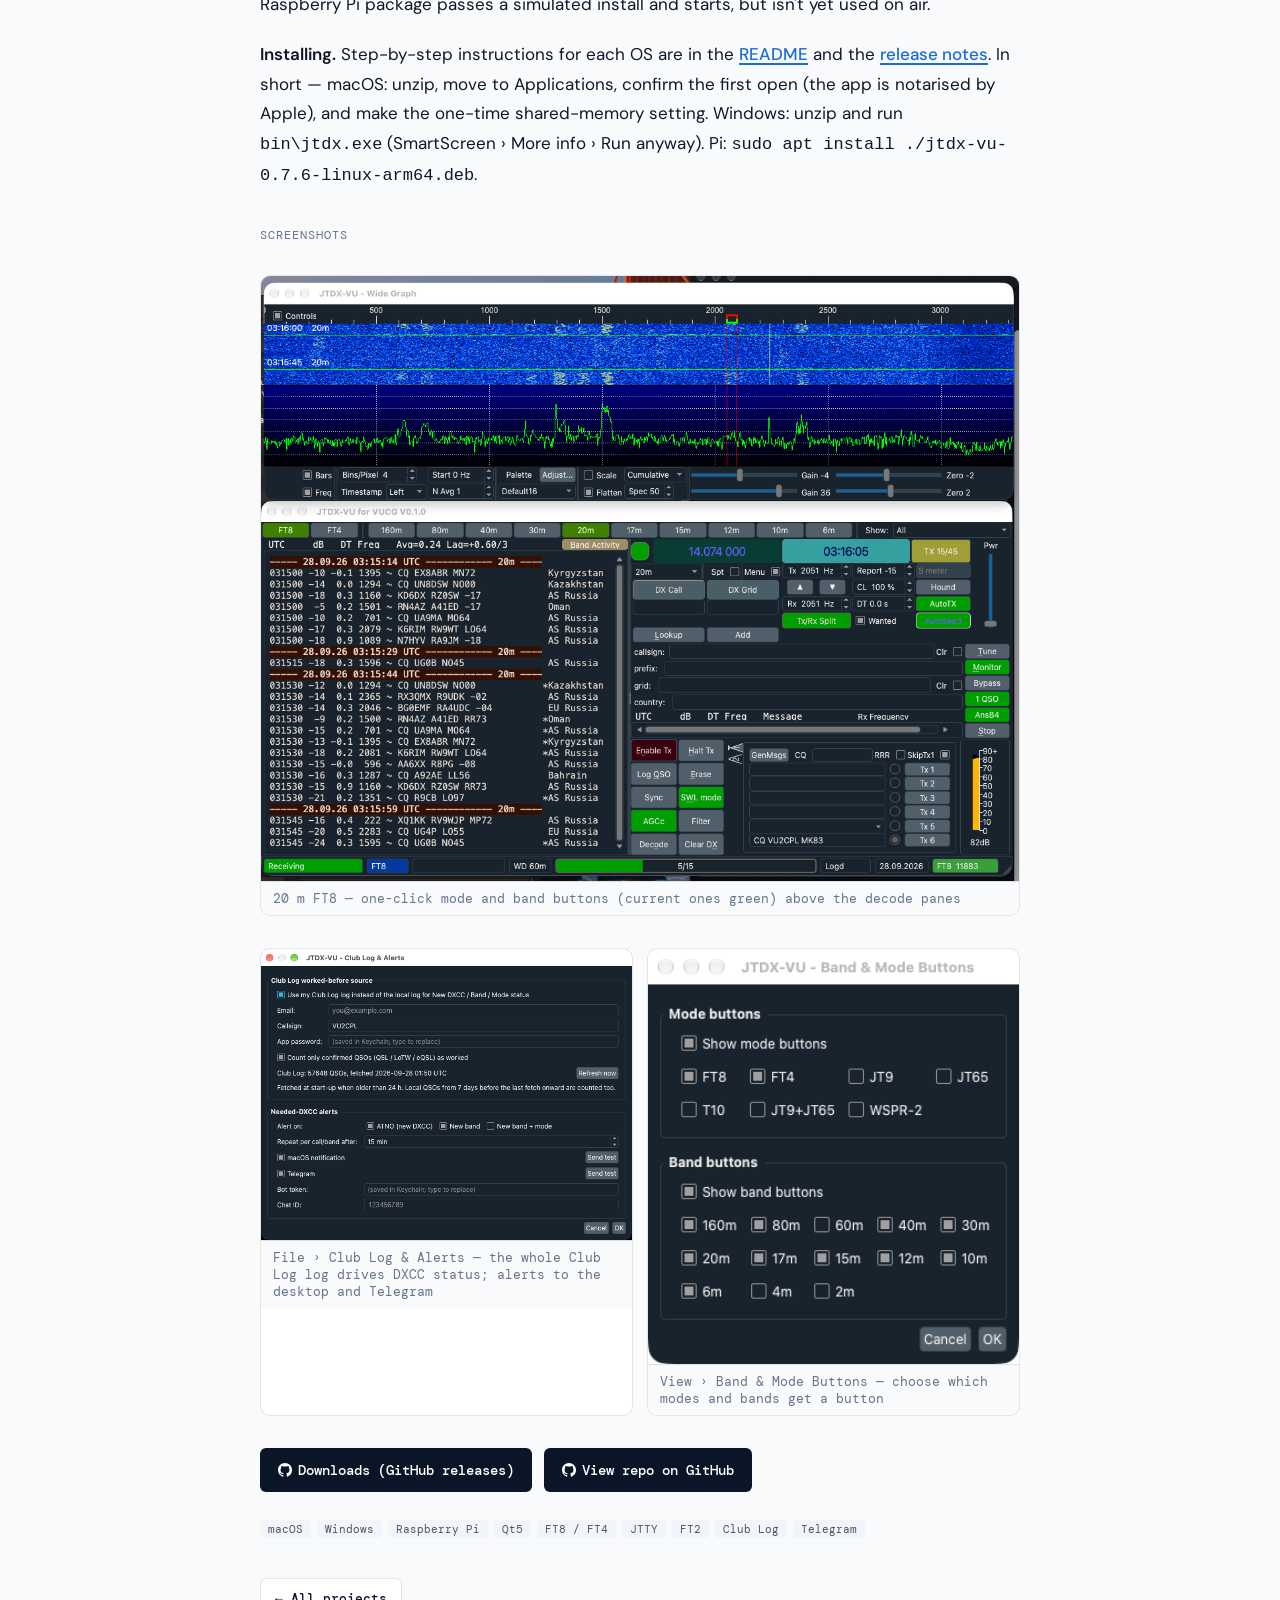
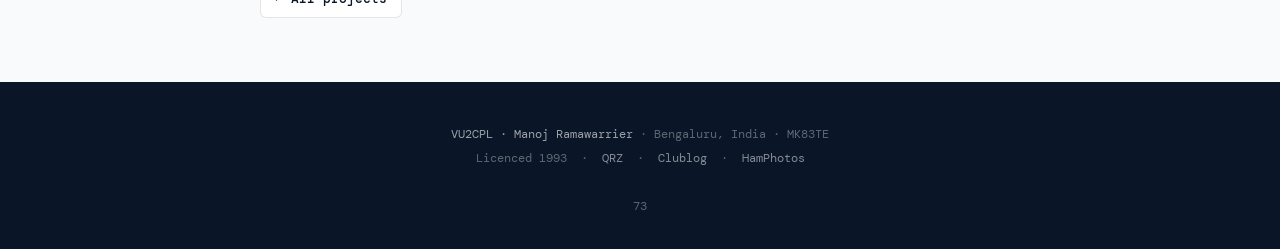
<file: projects/jtdx-vu/index.html>
<!DOCTYPE html>
<html lang="en">
<head>
<meta charset="UTF-8">
<meta name="viewport" content="width=device-width, initial-scale=1.0">
<title>JTDX-VU — JTDX for the VUCG community · VU2CPL</title>
<meta name="description" content="JTDX-VU: a build of JTDX for the VUCG community — macOS, Windows and Raspberry Pi builds with Club Log DXCC status, needed-DXCC alerts and one-click band/mode buttons.">
<link rel="preconnect" href="https://fonts.googleapis.com">
<link rel="preconnect" href="https://fonts.gstatic.com" crossorigin>
<link href="https://fonts.googleapis.com/css2?family=DM+Serif+Display:ital@0;1&family=DM+Mono:wght@400;500&family=DM+Sans:wght@300;400;500&display=swap" rel="stylesheet">
<link rel="stylesheet" href="/assets/site.css">
<!-- Cloudflare Web Analytics --><script type='module' src='https://static.cloudflareinsights.com/beacon.min.js' data-cf-beacon='{"token": "bb5c13644c834a9fb621de380f7e5597"}'></script><!-- End Cloudflare Web Analytics -->
</head>
<body>

<nav>
  <a class="nav-logo" href="/"><span>VU2CPL</span> · Manoj</a>
  <div class="nav-links">
    <a href="/#about">About</a>
    <a href="/#station">Station</a>
    <a href="/#log">Log</a>
    <a href="/#projects">Projects</a>
    <a href="/#writings">Writings</a>
    <a href="/dxcc/">VU DXCC</a>
    <details class="nav-dd">
      <summary title="Listen live on VU2CPL's WebSDR — HF and VHF">WebSDR</summary>
      <div class="nav-dd-menu">
        <a href="https://vu2cpl.tunnel.ubersdr.org/?freq=7150000&amp;mode=lsb&amp;bwl=-2700&amp;bwh=-50&amp;zoom_freq=7150000&amp;zoom_bw=500.0" target="_blank" rel="noopener" title="HF WebSDR — RX-888 + LZ1AQ active loop, 0–30 MHz">HF — 0–30 MHz</a>
        <a href="https://vu2cpl.ddns.net:8873/" target="_blank" rel="noopener" title="VHF WebSDR — 2 m / 70 cm / airband / FM, SDRplay RSP2 + MSi2500 (OpenWebRX+)">VHF — 2 m / 70 cm / air / FM</a>
      </div>
    </details>
    <a href="/#contact">Contact</a>
  </div>
</nav>

<main class="proj-page">
  <a class="proj-back" href="/#projects">&larr; All projects</a>
  <h1>JTDX-VU — JTDX for the VUCG community</h1>
  <div class="proj-meta"><span class="status-badge status-active">Active</span></div>
  <div class="proj-body">
    <p>JTDX-VU is JTDX 2.2.159 built for the VUCG community and kept up to date: native apps for macOS (Apple Silicon and Intel), Windows x64 and Raspberry Pi / Linux (arm64 <code>.deb</code>), with the features VU DXers asked for added on top. It installs next to a stock JTDX as its own app, with its own settings and data, and on first launch copies an existing JTDX setup across, so callsign, audio, rig and logs carry over.</p>
    <p><strong>What you get that stock JTDX doesn't have:</strong></p>
    <ul style="margin:0 0 1.25rem 1.25rem;list-style:disc;max-width:70ch;">
      <li><strong>Your whole log counts.</strong> New DXCC / band / mode status comes from your Club Log log, optionally confirmed QSOs only, not just what JTDX logged.</li>
      <li><strong>AutoSeq goes for what you need.</strong> A new DXCC first, then new on the band, then new in the mode, both when answering CQs and when several stations call you.</li>
      <li><strong>Queue a station.</strong> Right-click a decode: <em>Call CALL now</em> calls it as soon as it is heard, switching Tx on if needed; <em>Queue CALL (wait for his CQ)</em>, or <em>Halt and queue</em> on the Halt Tx button, waits until it is free.</li>
      <li><strong>Auto CQ.</strong> One button keeps a CQ run going hands-off, with a time limit, in the FT modes and JTTY alike.</li>
      <li><strong>Needed-DXCC alerts</strong> to the desktop and Telegram, and a one-tick filter that shows only stations you still need.</li>
      <li><strong>JTTY and FT2.</strong> WSJT-X 3.2&rsquo;s RTTY-style keyboard mode with its own screen and 24 macros, and FT2, the double-speed FT4 created by Martino Merola IU8LMC with Salvatore Raccampo 9H1SR (ARI Caserta).</li>
      <li><strong>One-click band and mode buttons</strong>, as in MSHV.</li>
      <li><strong>Made for SDRs over TCI.</strong> Reconnects by itself, warns when audio stops, a TX slider that follows the SDR program&rsquo;s drive, an RX level slider, and Fake It split that stays on frequency.</li>
      <li><strong>Simpler Notifications settings</strong> with a live preview, and text-only highlighting if you prefer a plain background.</li>
    </ul>
    <p><strong>Keeps calling a busy station, a two-way queue, Ignore and 160m crossband with India (v0.7.6).</strong> A station you double-click is now called while he is still working someone else, as in WSJT-X and MSHV, until the Tx watchdog stops you (reported by Miguel KK4CDK). Right-click a decode › <em>Call CALL now</em> calls him as soon as he is next decoded and switches Enable Tx on; <em>Queue CALL (wait for his CQ)</em> waits until he sends CQ or RR73. Right-click › <em>Ignore CALL</em> stops AutoSeq answering a caller who keeps calling after the QSO is logged, and a missed RR73 no longer logs the same QSO again. LoTW user marks are back with an up-to-date list and a <em>Fetch Now</em> button (KK4CDK). Misc › <em>Crossband 160m operation with India</em>: an Indian station on 1.840 transmits on 1.808, and others on 1.808 transmit on 1.840 (FT8, needs Split). Also: no more random quits on the Mac, a FlexRadio slow to confirm key-up no longer jumps to 14.100, transmit audio survives a TCI reconnect, a Wanted Call beeps with New only on, and PSK Reporter lists every copy as just &ldquo;JTDX-VU v0.7.6&rdquo;.</p>
    <p><strong>Intel crash fixed, notarised Mac apps, a queue that calls by itself and four copies on one Flex (v0.7.5).</strong> The random start-up crash on Intel Macs (0.7.3 and 0.7.4) is fixed, and the Mac apps are now signed and notarised by Apple, so they open without the Privacy &amp; Security step. Turning on Enable Tx late in your period no longer sends a cut-off message nobody can decode: a late start is allowed only in the first fifth of the period, otherwise Tx waits for the next one (asked for by Miguel KK4CDK). A queued station now switches Enable Tx on by itself when it is heard, and right-click Halt Tx › <em>Halt and queue</em> stops calling a busy station and calls it again once it is free. AutoSeq keeps sending your report to a station that called you and then finished with someone else. Up to four JTDX-VU copies can run on one FlexRadio, one per slice &mdash; seen on four slices of KK4CDK&rsquo;s FLEX-6700 &mdash; and after a VPN or network drop the Flex link keeps retrying and returns to your frequency. Also: TCI with AetherSDR no longer loops on connect, the Bypass button is back, safer double-click on a decode (contributed by Vinod VU3ESV), no blank rows on Windows, Canadian provinces beside VE stations, and Settings boxes that ignore a passing scroll.</p>
    <p><strong>FlexRadio through a firewall or VPN, Discover and US states (v0.7.4).</strong> A FlexRadio sends its audio to the computer over UDP, which a firewall or VPN drops until something goes out the other way; JTDX-VU now sends the radio a small registration packet first, so audio and waterfall come through &mdash; confirmed over a VPN to VU2OY&rsquo;s radio and by KK4CDK on Windows. If no audio arrives twice in a row it stops retrying and says why (usually the firewall), and the red ERR box reconnects. Settings › Radio has a <em>FlexRadio:</em> address box with a <em>Discover</em> button for radios on the same LAN. <em>Show US State</em> (Settings › General) shows U.S.A. stations as <code>U.S.A.:FL</code>, from the decoded grid first and the FCC licence database otherwise (asked for by Miguel KK4CDK). On QO-100, Club Log alerts and JTTY status now look up 13cm, not 3cm.</p>
    <p><strong>A check for new releases, <code>%LOG</code> and a steadier Auto CQ button (v0.7.3).</strong> About ten seconds after start, at most once a day, JTDX-VU asks GitHub for its latest release &mdash; one anonymous request, no token, nothing else sent &mdash; and, if there is a newer one, shows its notes with <em>Download</em> (opens the release page), <em>Skip This Version</em> and <em>Remind Me Later</em>. It never downloads or installs anything, the automatic dialog never takes the keyboard from the main window, and Settings › General › <em>Check for updates automatically</em> turns it off; Help › <em>Check for Updates...</em> runs it by hand. A JTTY macro containing <code>%LOG</code> logs the QSO as it is sent, without the Log QSO dialog, once per QSO. The Auto CQ button keeps its width while it counts down and now counts through the first half of each minute too.</p>
    <p><strong>FT4 on 70cm and 23cm, an 8m button and an Auto CQ countdown (v0.7.2).</strong> FT4 has its own spots on 70cm and 23cm (432.170 and 1296.170 MHz, as Frank PH2M uses them), and there is an <strong>8m</strong> button (FT8 on 40.680 MHz, Region 1) for stations with an 8m permit. The new rows are added once to an existing frequency list on first start, so no reset is needed. While <strong>Auto CQ</strong> is on, its button now counts down the time left before it stops calling: the JTTY time limit, or in FT8 / FT4 / FT2 the Tx watchdog, which runs down while you transmit.</p>
    <p><strong>Credits corrected (v0.7.1).</strong> The About box now credits the two modes JTDX-VU added: JTTY (K1JT, K9AN, G4KLA and the WSJT-X team) and FT2 (created by Martino Merola IU8LMC with Salvatore Raccampo 9H1SR, ARI Caserta). No other changes from v0.7.0.</p>
    <p><strong>FlexRadio without SmartSDR, QO-100, profiles and the rig mode at a glance (v0.7.0).</strong> A new <strong>FlexRadio VITA-49</strong> rig type talks straight to a FLEX-6000/8000: receive and transmit audio travel over the radio's own DAX streams, so no SmartSDR, DAX driver or TCI bridge is needed, and the TX slider becomes the radio's RF power. A <strong>FlexRadio panel</strong> shows the radio's meters, antennas and mode and sets power, the antenna tuner and per-band antennas. A <strong>QO-100</strong> band button works the satellite and logs the QSO as LoTW expects, also through SDR-Control with a transverter. A <strong>Profile</strong> menu keeps one settings set per rig. The rig's <strong>mode</strong> now shows beside the frequency, green when it's right and yellow when the radio is in the wrong mode. FT2 gains MSHV's demapper and AP7 a-priori decoding and now decodes as deep as MSHV on the same audio. Also 70cm and 23cm band buttons, and two crash fixes (TCI reconnect, rare false JTTY decodes).</p>
    <p><strong>AutoSeq goes for what you need, a station queue and new Notifications settings (v0.6.0).</strong> AutoSeq now takes a <strong>new DXCC</strong> first, then a DXCC new on the band, then one new in the mode &mdash; both when answering CQs and when several stations call you &mdash; and it calls only stations decoded in the latest period. <strong>Right-click a decode to queue a station</strong>: AutoSeq calls it the next time it's heard, before anyone else. The Notifications settings are redesigned, one row per kind of &ldquo;new&rdquo; with its colours and beep, a live preview and an option to colour the text instead of the background, and a single <strong>New only</strong> tick above the decodes follows them. The Pwr slider becomes <strong>TX</strong>, which over TCI follows the SDR program's own drive, and a new <strong>RX</strong> slider sets the receive level. Auto CQ and 1&nbsp;QSO now exclude each other, AnsB4 and 1&nbsp;QSO stay on across band changes, and each wanted filter can be hidden. Fixed: with Fake It split over TCI the dial could creep several kHz up the band in one transmission.</p>
    <p><strong>Auto CQ in one place (v0.5.3).</strong> The Auto CQ button now sits directly under Monitor in every mode, FT8/FT4/FT2 and JTTY alike, so it is always where your hand expects it. Status-bar messages are no longer covered by the watchdog box.</p>
    <p><strong>Auto CQ only for your own CQ, and TCI reconnect (v0.5.2).</strong> Auto CQ now keeps going only after QSOs that came from your own CQ: when you answer someone, Tx halts after that QSO, and while it is on AutoSeq answers only stations calling you (or a station you queued). It is off in Hound mode, and changing band switches it off. <strong>TCI reconnects on its own</strong>: if the SDR program is closed or restarted, JTDX-VU retries every 5&nbsp;seconds from the status bar instead of showing the Rig Control Error box, and carries on once the SDR program is back. With TCI audio on it also warns when the SDR program stops sending audio. AetherSDR&nbsp;26.9.5 users: if TCI audio stops after JTDX-VU has been closed for a while, restart AetherSDR; the fix (<a href="https://github.com/aethersdr/AetherSDR/pull/6116">AetherSDR#6116</a>) is merged for AetherSDR&rsquo;s next release.</p>
    <p><strong>Auto CQ time limit and window fixes (v0.5.1).</strong> Auto CQ now stops after a <strong>time limit</strong>, 5&nbsp;minutes by default (1&ndash;60 in Settings › JTTY): in JTTY it stops calling once the limit is reached, and in FT8/FT4/FT2 the same limit is the Tx watchdog while Auto CQ is on. The main window now resizes properly &mdash; it stops at the size the controls need instead of letting them overlap, and in JTTY extra height goes to the received text &mdash; and the two decode panes split about half each in every mode.</p>
    <p><strong>JTTY screen (v0.5.0).</strong> JTTY now has a screen of its own: the controls that only matter in FT8/FT4/FT2 (Report, Hound, AutoSeq, the wanted filters, Enable Tx, Hint, Decode and the rest) are hidden in JTTY and come back in the other modes. All the buttons sit in one column, and the space holds <strong>S / R / Name</strong> fields that are logged (RST no longer a fixed 599) and usable in macros as <code>%RST</code> and <code>%NAME</code>, and a <strong>calls heard</strong> list of the stations sending, coloured from the log or Club Log (new DXCC, new on the band, new in JTTY, new call, worked) &mdash; click one to work it. There are <strong>24 macros in three banks</strong> (F1&ndash;F8, Shift+, Option+) shown as labelled buttons, with a macro-set picker on the panel, <strong>type-ahead</strong> that queues the next message while one is on the air, and a red blink on a macro key that can't be sent yet because the DX call or name is missing.</p>
    <p><strong>JTTY operating (v0.4.0).</strong> <strong>Auto CQ</strong> sends your CQ macro, listens for a gap (10&nbsp;s by default) and calls again; press it again to stop, which also halts a CQ on the air, and it stops by itself when you pick a caller or (optionally) when a decode contains your call. A click, double-click or selection on a callsign in either JTTY pane puts it in DX Call, N1MM-style, ignoring punctuation around it. A new <strong>Settings › JTTY</strong> page holds the Auto CQ options, station details for new macro variables (<code>%OP</code> name, <code>%QTH</code>, <code>%TX</code> radio, <code>%ANT</code> antenna) and named <strong>macro sets</strong> &mdash; &ldquo;Contest (WSJT-X)&rdquo; sends <code>599 %N</code>, &ldquo;Ragchew / DX&rdquo; just <code>599</code>. JTTY QSOs now log as 599 / 599 and as ADIF MFSK / JTTY. v0.4.0 also fixes a crash when quitting while TCI is still connecting, and the Settings dialog on small (1366&times;768) screens. The one <strong>Auto CQ</strong> button serves the FT modes and JTTY, and Monitor is the start/stop for receiving.</p>
    <p><strong>JTTY and FT2 (v0.3.0).</strong> <strong>JTTY</strong> is WSJT-X 3.2&rsquo;s period-free, RTTY-style keyboard mode, ported from 3.2.0-rc1: it decodes continuously, transmits the moment you press Send, and has the rc1 controls page &mdash; F1&ndash;F8 with editable macros, a free-text entry, Call next and Serial Number. JTTY is by Joe Taylor K1JT, Steve Franke K9AN, Rob G4KLA and the WSJT-X team. <strong>FT2</strong> is FT4&rsquo;s protocol at twice the speed (3.75 s periods), created by Martino Merola IU8LMC (ARI Caserta) with Salvatore Raccampo 9H1SR as lead C++ developer; it first went on air in Decodium on 2026-02-16 (<a href="https://ft2.it" target="_blank" rel="noopener">ft2.it</a>) and MSHV by LZ2HV added it in 2.76.5 on 2026-03-24. JTDX-VU decodes and transmits it with a scaled copy of JTDX&rsquo;s own FT4 chain, now with MSHV&rsquo;s more accurate demodulator, and works MSHV stations on the air; its weak-signal reach is being brought up to MSHV&rsquo;s.</p>
    <p><strong>From the first releases (v0.1&ndash;v0.2).</strong></p>
    <p><strong>Club Log DXCC status.</strong> JTDX's new DXCC / band / mode colouring normally reflects only the QSOs JTDX itself logged. JTDX-VU can take the whole log from Club Log instead, so every contact made with any program counts. It can also count only QSOs confirmed by QSL, LoTW or eQSL, which keeps worked-but-unconfirmed entities showing as needed. The log is refreshed at start-up, and QSOs made since the last refresh still count, so a station just worked doesn't light up again.</p>
    <p><strong>Needed-DXCC alerts.</strong> When a decoded station is an ATNO, a new band or a new mode, JTDX-VU raises a desktop notification and/or sends a Telegram message, with a per-station cooldown.</p>
    <p><strong>Auto CQ</strong> in the FT modes keeps working stations hands-off: after each logged QSO it goes straight back to CQ or the next caller, dropping a station that doesn't answer after the AutoSeq counters, and stops after the Auto CQ time limit if nobody answers.</p>
    <p><strong>One-click band and mode buttons</strong> above the decode panes, after the MSHV switcher: the current band and mode light up green, and a band button tunes to the mode's standard frequency. Also a shorter title bar, a Settings dialog that no longer squashes on macOS, and no focus-stealing when a new DXCC decodes.</p>
    <p>Based on <a href="https://github.com/jtdx-project/jtdx" target="_blank" rel="noopener">JTDX</a> by Igor Chernikov UA3DJY, Arvo Järve ES1JA and the HF community, itself derived from WSJT-X by Joe Taylor K1JT and the WSJT development team. GPL v3, with source on GitHub.</p>
  </div>

  <div class="proj-shots-label">Downloads · v0.7.6</div>
  <div class="proj-body">
    <table class="dl-table" style="width:100%;border-collapse:collapse;font-size:14px;margin-top:0.75rem;">
      <tr style="text-align:left;border-bottom:0.5px solid var(--border);"><th style="padding:6px 8px 6px 0;">Platform</th><th style="padding:6px 8px;">Download</th><th style="padding:6px 0 6px 8px;">Requires</th></tr>
      <tr style="border-bottom:0.5px solid var(--border);"><td style="padding:6px 8px 6px 0;">macOS, Apple Silicon</td><td style="padding:6px 8px;"><a href="https://github.com/vu2cpl/jtdx-vu/releases/download/v0.7.6/JTDX-VU-0.7.6-macos-arm64.zip">JTDX-VU-0.7.6-macos-arm64.zip</a> · <a href="https://github.com/vu2cpl/jtdx-vu/releases/download/v0.7.6/JTDX-VU-0.7.6-macos-arm64.zip.sha256">sha256</a></td><td style="padding:6px 0 6px 8px;">macOS 15+</td></tr>
      <tr style="border-bottom:0.5px solid var(--border);"><td style="padding:6px 8px 6px 0;">macOS, Intel</td><td style="padding:6px 8px;"><a href="https://github.com/vu2cpl/jtdx-vu/releases/download/v0.7.6/JTDX-VU-0.7.6-macos-x86_64.zip">JTDX-VU-0.7.6-macos-x86_64.zip</a> · <a href="https://github.com/vu2cpl/jtdx-vu/releases/download/v0.7.6/JTDX-VU-0.7.6-macos-x86_64.zip.sha256">sha256</a></td><td style="padding:6px 0 6px 8px;">macOS 15+</td></tr>
      <tr style="border-bottom:0.5px solid var(--border);"><td style="padding:6px 8px 6px 0;">Windows x64</td><td style="padding:6px 8px;"><a href="https://github.com/vu2cpl/jtdx-vu/releases/download/v0.7.6/JTDX-VU-0.7.6-windows-x64.zip">JTDX-VU-0.7.6-windows-x64.zip</a> · <a href="https://github.com/vu2cpl/jtdx-vu/releases/download/v0.7.6/JTDX-VU-0.7.6-windows-x64.zip.sha256">sha256</a></td><td style="padding:6px 0 6px 8px;">Windows 10/11 64-bit</td></tr>
      <tr><td style="padding:6px 8px 6px 0;">Raspberry Pi / Linux arm64</td><td style="padding:6px 8px;"><a href="https://github.com/vu2cpl/jtdx-vu/releases/download/v0.7.6/jtdx-vu-0.7.6-linux-arm64.deb">jtdx-vu-0.7.6-linux-arm64.deb</a> · <a href="https://github.com/vu2cpl/jtdx-vu/releases/download/v0.7.6/jtdx-vu-0.7.6-linux-arm64.deb.sha256">sha256</a></td><td style="padding:6px 0 6px 8px;">Raspberry Pi OS / Debian 12, 64-bit</td></tr>
    </table>
    <p style="margin-top:0.9rem;"><strong>Tested so far.</strong> macOS (Apple Silicon) is in daily use here: Club Log download, Telegram and desktop alerts, band/mode buttons, Auto CQ, the new-only filter, JTTY with Auto CQ and click-to-pick, and Fake It split over TCI. QO-100 through SDR-Control is in use here, and the FlexRadio rig connects, receives and changes band on a FLEX-6600; its transmit side is so far tested on a simulated radio only (v0.7.0). FT2 decodes as deep as MSHV on identical test audio but hasn&rsquo;t yet been worked against an MSHV station on air. The Auto CQ countdown (v0.7.2) is checked in JTTY and on an idle FT8 watchdog; its run-down during an FT8 CQ run is still to be seen on air. The release check (v0.7.3) is confirmed in the installed app. On Windows, Club Log, Telegram and desktop alerts are confirmed, and KK4CDK has made and logged QSOs with the FlexRadio VITA-49 rig type and run four copies on four slices of his FLEX-6700. The Raspberry Pi package passes a simulated install and starts, but isn't yet used on air.</p>
    <p><strong>Installing.</strong> Step-by-step instructions for each OS are in the <a href="https://github.com/vu2cpl/jtdx-vu#how-to-install">README</a> and the <a href="https://github.com/vu2cpl/jtdx-vu/releases/tag/v0.7.6">release notes</a>. In short &mdash; macOS: unzip, move to Applications, confirm the first open (the app is notarised by Apple), and make the one-time shared-memory setting. Windows: unzip and run <code>bin\jtdx.exe</code> (SmartScreen › More info › Run anyway). Pi: <code>sudo apt install ./jtdx-vu-0.7.6-linux-arm64.deb</code>.</p>
  </div>

  <div class="proj-shots-label">Screenshots</div>
  <div class="proj-shots">
    <figure>
      <a class="shack-zoom" href="main-window.png" data-caption="JTDX-VU on 20 m FT8 — band and mode buttons above the decode panes">
        <img src="main-window.png" alt="JTDX-VU main window and Wide Graph decoding 20 m FT8, with the band and mode button row across the top" loading="lazy">
      </a>
      <figcaption>20 m FT8 — one-click mode and band buttons (current ones green) above the decode panes</figcaption>
    </figure>
  </div>
  <div class="proj-shots two-up">
    <figure>
      <a class="shack-zoom" href="clublog-alerts.png" data-caption="File › Club Log &amp; Alerts — Club Log worked-before source and needed-DXCC alerts">
        <img src="clublog-alerts.png" alt="Club Log and Alerts settings dialog" loading="lazy">
      </a>
      <figcaption>File › Club Log &amp; Alerts — the whole Club Log log drives DXCC status; alerts to the desktop and Telegram</figcaption>
    </figure>
    <figure>
      <a class="shack-zoom" href="band-mode-buttons.png" data-caption="View › Band &amp; Mode Buttons — choose which buttons appear">
        <img src="band-mode-buttons.png" alt="Band and Mode Buttons settings dialog" loading="lazy">
      </a>
      <figcaption>View › Band &amp; Mode Buttons — choose which modes and bands get a button</figcaption>
    </figure>
  </div>

  <div class="proj-actions">
        <a class="repo-btn" href="https://github.com/vu2cpl/jtdx-vu/releases" target="_blank" rel="noopener">
          <svg width="14" height="14" viewBox="0 0 16 16" fill="currentColor" aria-hidden="true"><path d="M8 0C3.58 0 0 3.58 0 8c0 3.54 2.29 6.53 5.47 7.59.4.07.55-.17.55-.38 0-.19-.01-.82-.01-1.49-2.01.37-2.53-.49-2.69-.94-.09-.23-.48-.94-.82-1.13-.28-.15-.68-.52-.01-.53.63-.01 1.08.58 1.23.82.72 1.21 1.87.87 2.33.66.07-.52.28-.87.51-1.07-1.78-.2-3.64-.89-3.64-3.95 0-.87.31-1.59.82-2.15-.08-.2-.36-1.02.08-2.12 0 0 .67-.21 2.2.82.64-.18 1.32-.27 2-.27.68 0 1.36.09 2 .27 1.53-1.04 2.2-.82 2.2-.82.44 1.1.16 1.92.08 2.12.51.56.82 1.27.82 2.15 0 3.07-1.87 3.75-3.65 3.95.29.25.54.73.54 1.48 0 1.07-.01 1.93-.01 2.2 0 .21.15.46.55.38A8.013 8.013 0 0016 8c0-4.42-3.58-8-8-8z"/></svg>
          Downloads (GitHub releases)
        </a>
        <a class="repo-btn" href="https://github.com/vu2cpl/jtdx-vu" target="_blank" rel="noopener">
          <svg width="14" height="14" viewBox="0 0 16 16" fill="currentColor" aria-hidden="true"><path d="M8 0C3.58 0 0 3.58 0 8c0 3.54 2.29 6.53 5.47 7.59.4.07.55-.17.55-.38 0-.19-.01-.82-.01-1.49-2.01.37-2.53-.49-2.69-.94-.09-.23-.48-.94-.82-1.13-.28-.15-.68-.52-.01-.53.63-.01 1.08.58 1.23.82.72 1.21 1.87.87 2.33.66.07-.52.28-.87.51-1.07-1.78-.2-3.64-.89-3.64-3.95 0-.87.31-1.59.82-2.15-.08-.2-.36-1.02.08-2.12 0 0 .67-.21 2.2.82.64-.18 1.32-.27 2-.27.68 0 1.36.09 2 .27 1.53-1.04 2.2-.82 2.2-.82.44 1.1.16 1.92.08 2.12.51.56.82 1.27.82 2.15 0 3.07-1.87 3.75-3.65 3.95.29.25.54.73.54 1.48 0 1.07-.01 1.93-.01 2.2 0 .21.15.46.55.38A8.013 8.013 0 0016 8c0-4.42-3.58-8-8-8z"/></svg>
          View repo on GitHub
        </a>
  </div>
  <div class="project-tags"><span class="proj-tag">macOS</span><span class="proj-tag">Windows</span><span class="proj-tag">Raspberry Pi</span><span class="proj-tag">Qt5</span><span class="proj-tag">FT8 / FT4</span><span class="proj-tag">JTTY</span><span class="proj-tag">FT2</span><span class="proj-tag">Club Log</span><span class="proj-tag">Telegram</span></div>
  <a class="proj-back proj-back-bottom" href="/#projects">&larr; All projects</a>
</main>

<footer>
  <span>VU2CPL · Manoj Ramawarrier</span> · Bengaluru, India · MK83TE<br>
  Licenced 1993 &nbsp;·&nbsp;
  <a href="https://www.qrz.com/db/VU2CPL">QRZ</a> &nbsp;·&nbsp;
  <a href="https://clublog.org/logsearch/VU2CPL">Clublog</a> &nbsp;·&nbsp;
  <a href="https://hamphotos.com">HamPhotos</a>
  <br><br>73
</footer>


<!-- Lightbox: click any .shack-zoom anchor to open at full resolution -->
<div id="lightbox" class="lightbox" role="dialog" aria-hidden="true" aria-label="Screenshot viewer">
  <button type="button" class="lightbox-close" aria-label="Close">&times;</button>
  <img alt="">
  <div class="lightbox-caption"></div>
</div>
<script src="/assets/lightbox.js"></script>

</body>
</html>
</file>
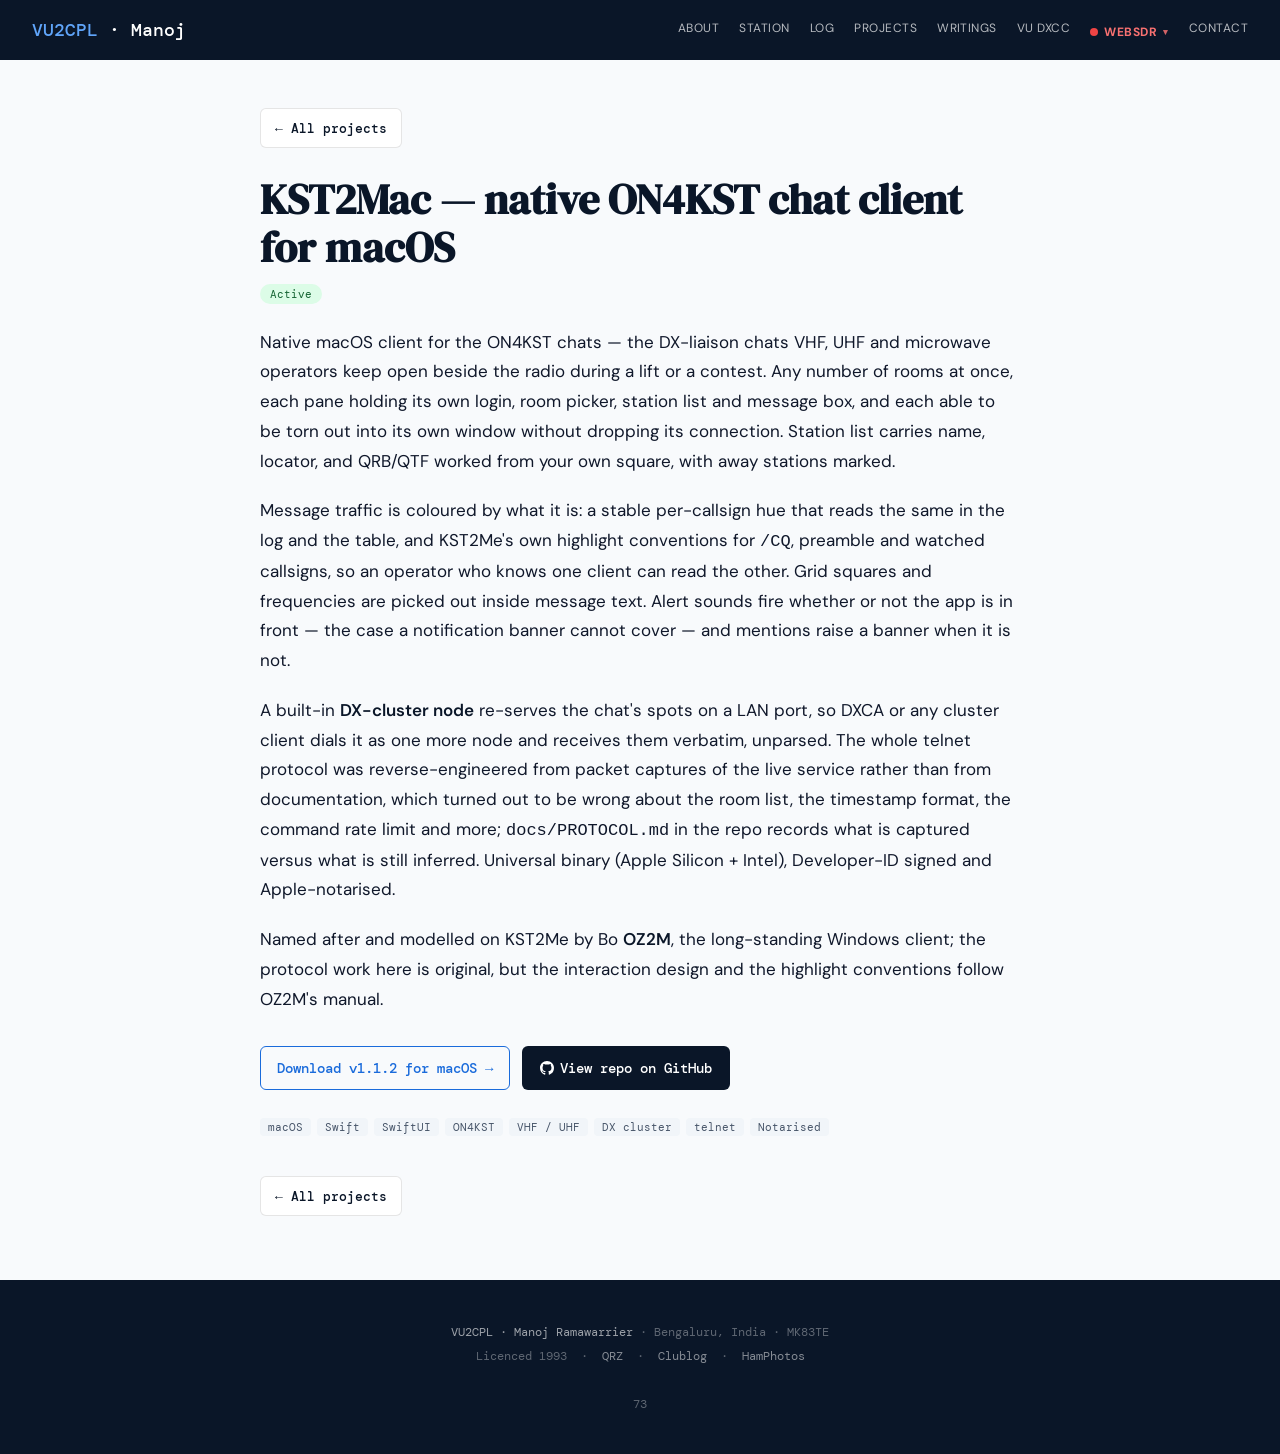
<file: projects/kst2mac/index.html>
<!DOCTYPE html>
<html lang="en">
<head>
<meta charset="UTF-8">
<meta name="viewport" content="width=device-width, initial-scale=1.0">
<title>KST2Mac — native ON4KST chat client for macOS · VU2CPL</title>
<meta name="description" content="Native macOS client for the ON4KST chats — the DX-liaison chats VHF, UHF and microwave operators keep open beside the radio during a lift or a contest.…">
<link rel="preconnect" href="https://fonts.googleapis.com">
<link rel="preconnect" href="https://fonts.gstatic.com" crossorigin>
<link href="https://fonts.googleapis.com/css2?family=DM+Serif+Display:ital@0;1&family=DM+Mono:wght@400;500&family=DM+Sans:wght@300;400;500&display=swap" rel="stylesheet">
<link rel="stylesheet" href="/assets/site.css">
<!-- Cloudflare Web Analytics --><script type='module' src='https://static.cloudflareinsights.com/beacon.min.js' data-cf-beacon='{"token": "bb5c13644c834a9fb621de380f7e5597"}'></script><!-- End Cloudflare Web Analytics -->
</head>
<body>

<nav>
  <a class="nav-logo" href="/"><span>VU2CPL</span> · Manoj</a>
  <div class="nav-links">
    <a href="/#about">About</a>
    <a href="/#station">Station</a>
    <a href="/#log">Log</a>
    <a href="/#projects">Projects</a>
    <a href="/#writings">Writings</a>
    <a href="/dxcc/">VU DXCC</a>
    <details class="nav-dd">
      <summary title="Listen live on VU2CPL's WebSDR — HF and VHF">WebSDR</summary>
      <div class="nav-dd-menu">
        <a href="https://vu2cpl.tunnel.ubersdr.org/?freq=7150000&amp;mode=lsb&amp;bwl=-2700&amp;bwh=-50&amp;zoom_freq=7150000&amp;zoom_bw=500.0" target="_blank" rel="noopener" title="HF WebSDR — RX-888 + LZ1AQ active loop, 0–30 MHz">HF — 0–30 MHz</a>
        <a href="https://vu2cpl.ddns.net:8873/" target="_blank" rel="noopener" title="VHF WebSDR — 2 m / 70 cm / airband / FM, SDRplay RSP2 + MSi2500 (OpenWebRX+)">VHF — 2 m / 70 cm / air / FM</a>
      </div>
    </details>
    <a href="/#contact">Contact</a>
  </div>
</nav>

<main class="proj-page">
  <a class="proj-back" href="/#projects">&larr; All projects</a>
  <h1>KST2Mac — native ON4KST chat client for macOS</h1>
  <div class="proj-meta"><span class="status-badge status-active">Active</span></div>
  <div class="proj-body">
    <p>Native macOS client for the ON4KST chats — the DX-liaison chats VHF, UHF and microwave operators keep open beside the radio during a lift or a contest. Any number of rooms at once, each pane holding its own login, room picker, station list and message box, and each able to be torn out into its own window without dropping its connection. Station list carries name, locator, and QRB/QTF worked from your own square, with away stations marked.</p>
    <p>Message traffic is coloured by what it is: a stable per-callsign hue that reads the same in the log and the table, and KST2Me's own highlight conventions for <code>/CQ</code>, preamble and watched callsigns, so an operator who knows one client can read the other. Grid squares and frequencies are picked out inside message text. Alert sounds fire whether or not the app is in front — the case a notification banner cannot cover — and mentions raise a banner when it is not.</p>
    <p>A built-in <strong>DX-cluster node</strong> re-serves the chat's spots on a LAN port, so DXCA or any cluster client dials it as one more node and receives them verbatim, unparsed. The whole telnet protocol was reverse-engineered from packet captures of the live service rather than from documentation, which turned out to be wrong about the room list, the timestamp format, the command rate limit and more; <code>docs/PROTOCOL.md</code> in the repo records what is captured versus what is still inferred. Universal binary (Apple Silicon + Intel), Developer-ID signed and Apple-notarised.</p>
    <p>Named after and modelled on KST2Me by Bo <strong>OZ2M</strong>, the long-standing Windows client; the protocol work here is original, but the interaction design and the highlight conventions follow OZ2M's manual.</p>
  </div>
  <div class="proj-actions">
        <a class="yt-link" href="https://github.com/vu2cpl/kst2mac/releases/latest" target="_blank" rel="noopener" style="color:var(--accent);">Download v1.1.2 for macOS &rarr;</a>
        <a class="repo-btn" href="https://github.com/vu2cpl/kst2mac" target="_blank" rel="noopener">
          <svg width="14" height="14" viewBox="0 0 16 16" fill="currentColor" aria-hidden="true"><path d="M8 0C3.58 0 0 3.58 0 8c0 3.54 2.29 6.53 5.47 7.59.4.07.55-.17.55-.38 0-.19-.01-.82-.01-1.49-2.01.37-2.53-.49-2.69-.94-.09-.23-.48-.94-.82-1.13-.28-.15-.68-.52-.01-.53.63-.01 1.08.58 1.23.82.72 1.21 1.87.87 2.33.66.07-.52.28-.87.51-1.07-1.78-.2-3.64-.89-3.64-3.95 0-.87.31-1.59.82-2.15-.08-.2-.36-1.02.08-2.12 0 0 .67-.21 2.2.82.64-.18 1.32-.27 2-.27.68 0 1.36.09 2 .27 1.53-1.04 2.2-.82 2.2-.82.44 1.1.16 1.92.08 2.12.51.56.82 1.27.82 2.15 0 3.07-1.87 3.75-3.65 3.95.29.25.54.73.54 1.48 0 1.07-.01 1.93-.01 2.2 0 .21.15.46.55.38A8.013 8.013 0 0016 8c0-4.42-3.58-8-8-8z"/></svg>
          View repo on GitHub
        </a>
  </div>
  <div class="project-tags"><span class="proj-tag">macOS</span><span class="proj-tag">Swift</span><span class="proj-tag">SwiftUI</span><span class="proj-tag">ON4KST</span><span class="proj-tag">VHF / UHF</span><span class="proj-tag">DX cluster</span><span class="proj-tag">telnet</span><span class="proj-tag">Notarised</span></div>
  <a class="proj-back proj-back-bottom" href="/#projects">&larr; All projects</a>
</main>

<footer>
  <span>VU2CPL · Manoj Ramawarrier</span> · Bengaluru, India · MK83TE<br>
  Licenced 1993 &nbsp;·&nbsp;
  <a href="https://www.qrz.com/db/VU2CPL">QRZ</a> &nbsp;·&nbsp;
  <a href="https://clublog.org/logsearch/VU2CPL">Clublog</a> &nbsp;·&nbsp;
  <a href="https://hamphotos.com">HamPhotos</a>
  <br><br>73
</footer>


<!-- Lightbox: click any .shack-zoom anchor to open at full resolution -->
<div id="lightbox" class="lightbox" role="dialog" aria-hidden="true" aria-label="Screenshot viewer">
  <button type="button" class="lightbox-close" aria-label="Close">&times;</button>
  <img alt="">
  <div class="lightbox-caption"></div>
</div>
<script src="/assets/lightbox.js"></script>

</body>
</html>
</file>
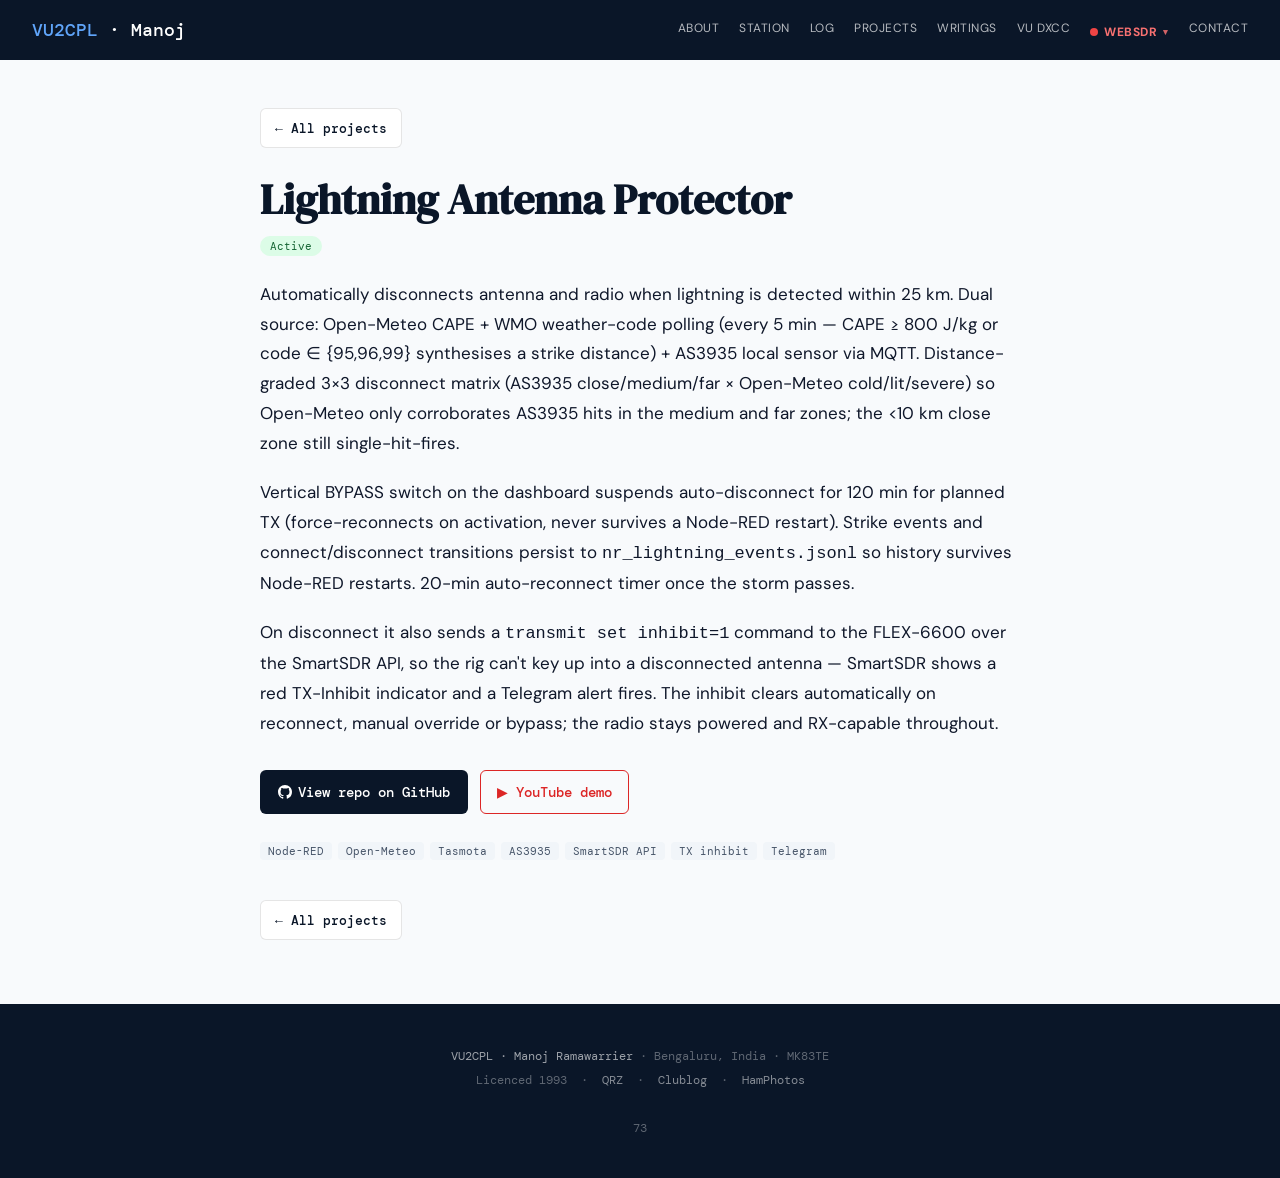
<file: projects/lightning-antenna-protector/index.html>
<!DOCTYPE html>
<html lang="en">
<head>
<meta charset="UTF-8">
<meta name="viewport" content="width=device-width, initial-scale=1.0">
<title>Lightning Antenna Protector · VU2CPL</title>
<meta name="description" content="Automatically disconnects antenna and radio when lightning is detected within 25 km. Dual source: Open-Meteo CAPE + WMO weather-code polling (every 5 min…">
<link rel="preconnect" href="https://fonts.googleapis.com">
<link rel="preconnect" href="https://fonts.gstatic.com" crossorigin>
<link href="https://fonts.googleapis.com/css2?family=DM+Serif+Display:ital@0;1&family=DM+Mono:wght@400;500&family=DM+Sans:wght@300;400;500&display=swap" rel="stylesheet">
<link rel="stylesheet" href="/assets/site.css">
<!-- Cloudflare Web Analytics --><script type='module' src='https://static.cloudflareinsights.com/beacon.min.js' data-cf-beacon='{"token": "bb5c13644c834a9fb621de380f7e5597"}'></script><!-- End Cloudflare Web Analytics -->
</head>
<body>

<nav>
  <a class="nav-logo" href="/"><span>VU2CPL</span> · Manoj</a>
  <div class="nav-links">
    <a href="/#about">About</a>
    <a href="/#station">Station</a>
    <a href="/#log">Log</a>
    <a href="/#projects">Projects</a>
    <a href="/#writings">Writings</a>
    <a href="/dxcc/">VU DXCC</a>
    <details class="nav-dd">
      <summary title="Listen live on VU2CPL's WebSDR — HF and VHF">WebSDR</summary>
      <div class="nav-dd-menu">
        <a href="https://vu2cpl.tunnel.ubersdr.org/?freq=7150000&amp;mode=lsb&amp;bwl=-2700&amp;bwh=-50&amp;zoom_freq=7150000&amp;zoom_bw=500.0" target="_blank" rel="noopener" title="HF WebSDR — RX-888 + LZ1AQ active loop, 0–30 MHz">HF — 0–30 MHz</a>
        <a href="https://vu2cpl.ddns.net:8873/" target="_blank" rel="noopener" title="VHF WebSDR — 2 m / 70 cm / airband / FM, SDRplay RSP2 + MSi2500 (OpenWebRX+)">VHF — 2 m / 70 cm / air / FM</a>
      </div>
    </details>
    <a href="/#contact">Contact</a>
  </div>
</nav>

<main class="proj-page">
  <a class="proj-back" href="/#projects">&larr; All projects</a>
  <h1>Lightning Antenna Protector</h1>
  <div class="proj-meta"><span class="status-badge status-active">Active</span></div>
  <div class="proj-body">
    <p>Automatically disconnects antenna and radio when lightning is detected within 25 km. Dual source: Open-Meteo CAPE + WMO weather-code polling (every 5 min — CAPE ≥ 800 J/kg or code ∈ {95,96,99} synthesises a strike distance) + AS3935 local sensor via MQTT. Distance-graded 3×3 disconnect matrix (AS3935 close/medium/far × Open-Meteo cold/lit/severe) so Open-Meteo only corroborates AS3935 hits in the medium and far zones; the &lt;10 km close zone still single-hit-fires.</p>
    <p>Vertical BYPASS switch on the dashboard suspends auto-disconnect for 120 min for planned TX (force-reconnects on activation, never survives a Node-RED restart). Strike events and connect/disconnect transitions persist to <code>nr_lightning_events.jsonl</code> so history survives Node-RED restarts. 20-min auto-reconnect timer once the storm passes.</p>
    <p>On disconnect it also sends a <code>transmit set inhibit=1</code> command to the FLEX-6600 over the SmartSDR API, so the rig can't key up into a disconnected antenna — SmartSDR shows a red TX-Inhibit indicator and a Telegram alert fires. The inhibit clears automatically on reconnect, manual override or bypass; the radio stays powered and RX-capable throughout.</p>
  </div>
  <div class="proj-actions">
        <a class="repo-btn" href="https://github.com/vu2cpl/vu2cpl-shack" target="_blank" rel="noopener">
          <svg width="14" height="14" viewBox="0 0 16 16" fill="currentColor" aria-hidden="true"><path d="M8 0C3.58 0 0 3.58 0 8c0 3.54 2.29 6.53 5.47 7.59.4.07.55-.17.55-.38 0-.19-.01-.82-.01-1.49-2.01.37-2.53-.49-2.69-.94-.09-.23-.48-.94-.82-1.13-.28-.15-.68-.52-.01-.53.63-.01 1.08.58 1.23.82.72 1.21 1.87.87 2.33.66.07-.52.28-.87.51-1.07-1.78-.2-3.64-.89-3.64-3.95 0-.87.31-1.59.82-2.15-.08-.2-.36-1.02.08-2.12 0 0 .67-.21 2.2.82.64-.18 1.32-.27 2-.27.68 0 1.36.09 2 .27 1.53-1.04 2.2-.82 2.2-.82.44 1.1.16 1.92.08 2.12.51.56.82 1.27.82 2.15 0 3.07-1.87 3.75-3.65 3.95.29.25.54.73.54 1.48 0 1.07-.01 1.93-.01 2.2 0 .21.15.46.55.38A8.013 8.013 0 0016 8c0-4.42-3.58-8-8-8z"/></svg>
          View repo on GitHub
        </a>
        <a class="yt-link" href="https://youtu.be/vq5DuG9_yD8" target="_blank" rel="noopener">▶ YouTube demo</a>
  </div>
  <div class="project-tags"><span class="proj-tag">Node-RED</span><span class="proj-tag">Open-Meteo</span><span class="proj-tag">Tasmota</span><span class="proj-tag">AS3935</span><span class="proj-tag">SmartSDR API</span><span class="proj-tag">TX inhibit</span><span class="proj-tag">Telegram</span></div>
  <a class="proj-back proj-back-bottom" href="/#projects">&larr; All projects</a>
</main>

<footer>
  <span>VU2CPL · Manoj Ramawarrier</span> · Bengaluru, India · MK83TE<br>
  Licenced 1993 &nbsp;·&nbsp;
  <a href="https://www.qrz.com/db/VU2CPL">QRZ</a> &nbsp;·&nbsp;
  <a href="https://clublog.org/logsearch/VU2CPL">Clublog</a> &nbsp;·&nbsp;
  <a href="https://hamphotos.com">HamPhotos</a>
  <br><br>73
</footer>


<!-- Lightbox: click any .shack-zoom anchor to open at full resolution -->
<div id="lightbox" class="lightbox" role="dialog" aria-hidden="true" aria-label="Screenshot viewer">
  <button type="button" class="lightbox-close" aria-label="Close">&times;</button>
  <img alt="">
  <div class="lightbox-caption"></div>
</div>
<script src="/assets/lightbox.js"></script>

</body>
</html>
</file>
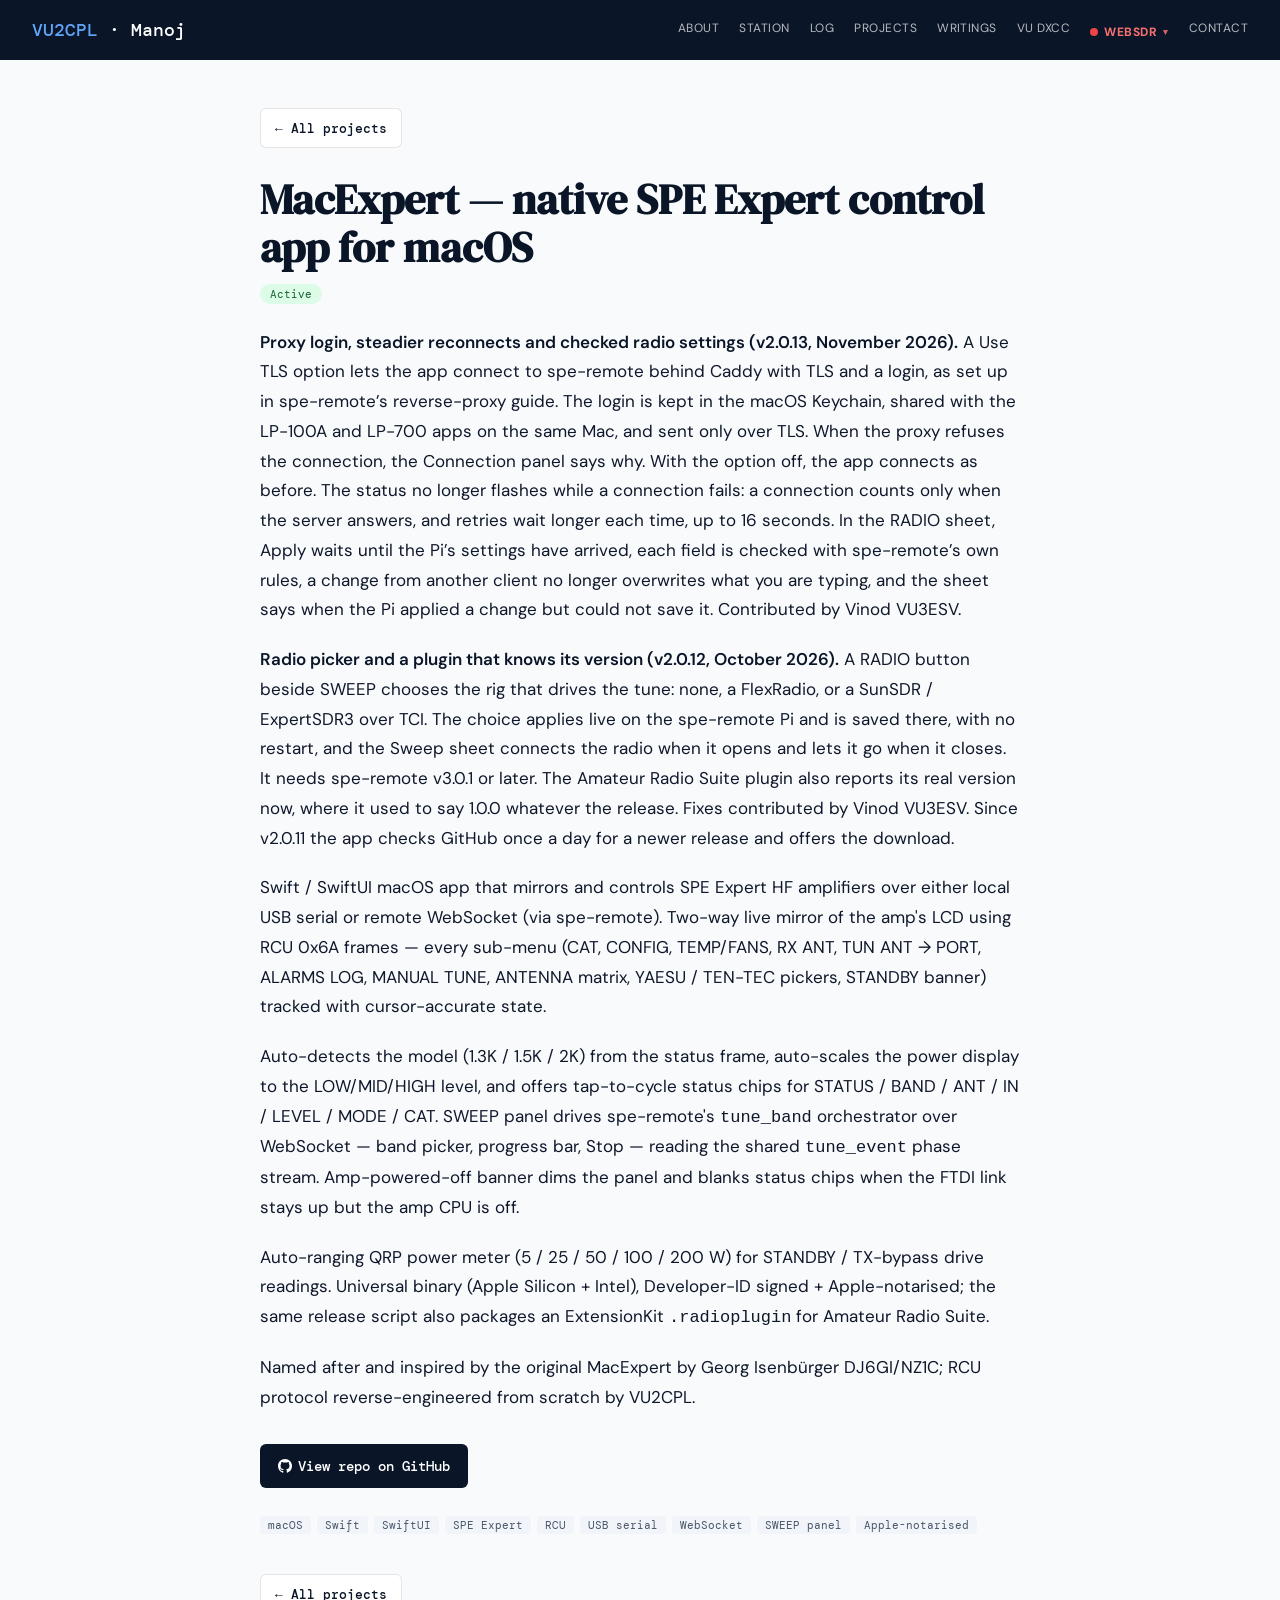
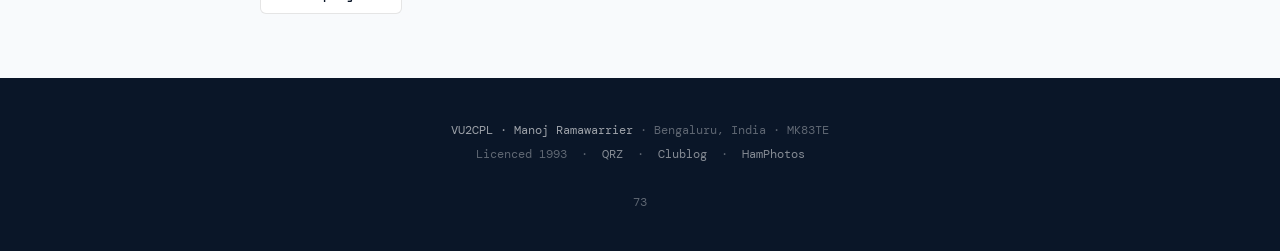
<file: projects/macexpert/index.html>
<!DOCTYPE html>
<html lang="en">
<head>
<meta charset="UTF-8">
<meta name="viewport" content="width=device-width, initial-scale=1.0">
<title>MacExpert — native SPE Expert control app for macOS · VU2CPL</title>
<meta name="description" content="Swift / SwiftUI macOS app that mirrors and controls SPE Expert HF amplifiers over either local USB serial or remote WebSocket (via spe-remote). Two-way…">
<link rel="preconnect" href="https://fonts.googleapis.com">
<link rel="preconnect" href="https://fonts.gstatic.com" crossorigin>
<link href="https://fonts.googleapis.com/css2?family=DM+Serif+Display:ital@0;1&family=DM+Mono:wght@400;500&family=DM+Sans:wght@300;400;500&display=swap" rel="stylesheet">
<link rel="stylesheet" href="/assets/site.css">
<!-- Cloudflare Web Analytics --><script type='module' src='https://static.cloudflareinsights.com/beacon.min.js' data-cf-beacon='{"token": "bb5c13644c834a9fb621de380f7e5597"}'></script><!-- End Cloudflare Web Analytics -->
</head>
<body>

<nav>
  <a class="nav-logo" href="/"><span>VU2CPL</span> · Manoj</a>
  <div class="nav-links">
    <a href="/#about">About</a>
    <a href="/#station">Station</a>
    <a href="/#log">Log</a>
    <a href="/#projects">Projects</a>
    <a href="/#writings">Writings</a>
    <a href="/dxcc/">VU DXCC</a>
    <details class="nav-dd">
      <summary title="Listen live on VU2CPL's WebSDR — HF and VHF">WebSDR</summary>
      <div class="nav-dd-menu">
        <a href="https://vu2cpl.tunnel.ubersdr.org/?freq=7150000&amp;mode=lsb&amp;bwl=-2700&amp;bwh=-50&amp;zoom_freq=7150000&amp;zoom_bw=500.0" target="_blank" rel="noopener" title="HF WebSDR — RX-888 + LZ1AQ active loop, 0–30 MHz">HF — 0–30 MHz</a>
        <a href="https://vu2cpl.ddns.net:8873/" target="_blank" rel="noopener" title="VHF WebSDR — 2 m / 70 cm / airband / FM, SDRplay RSP2 + MSi2500 (OpenWebRX+)">VHF — 2 m / 70 cm / air / FM</a>
      </div>
    </details>
    <a href="/#contact">Contact</a>
  </div>
</nav>

<main class="proj-page">
  <a class="proj-back" href="/#projects">&larr; All projects</a>
  <h1>MacExpert — native SPE Expert control app for macOS</h1>
  <div class="proj-meta"><span class="status-badge status-active">Active</span></div>
  <div class="proj-body">
    <p><strong>Proxy login, steadier reconnects and checked radio settings (v2.0.13, November 2026).</strong> A Use TLS option lets the app connect to spe-remote behind Caddy with TLS and a login, as set up in spe-remote&rsquo;s reverse-proxy guide. The login is kept in the macOS Keychain, shared with the LP-100A and LP-700 apps on the same Mac, and sent only over TLS. When the proxy refuses the connection, the Connection panel says why. With the option off, the app connects as before. The status no longer flashes while a connection fails: a connection counts only when the server answers, and retries wait longer each time, up to 16 seconds. In the RADIO sheet, Apply waits until the Pi&rsquo;s settings have arrived, each field is checked with spe-remote&rsquo;s own rules, a change from another client no longer overwrites what you are typing, and the sheet says when the Pi applied a change but could not save it. Contributed by Vinod VU3ESV.</p>
    <p><strong>Radio picker and a plugin that knows its version (v2.0.12, October 2026).</strong> A RADIO button beside SWEEP chooses the rig that drives the tune: none, a FlexRadio, or a SunSDR / ExpertSDR3 over TCI. The choice applies live on the spe-remote Pi and is saved there, with no restart, and the Sweep sheet connects the radio when it opens and lets it go when it closes. It needs spe-remote v3.0.1 or later. The Amateur Radio Suite plugin also reports its real version now, where it used to say 1.0.0 whatever the release. Fixes contributed by Vinod VU3ESV. Since v2.0.11 the app checks GitHub once a day for a newer release and offers the download.</p>
    <p>Swift / SwiftUI macOS app that mirrors and controls SPE Expert HF amplifiers over either local USB serial or remote WebSocket (via spe-remote). Two-way live mirror of the amp's LCD using RCU 0x6A frames — every sub-menu (CAT, CONFIG, TEMP/FANS, RX ANT, TUN ANT &rarr; PORT, ALARMS LOG, MANUAL TUNE, ANTENNA matrix, YAESU / TEN-TEC pickers, STANDBY banner) tracked with cursor-accurate state.</p>
    <p>Auto-detects the model (1.3K / 1.5K / 2K) from the status frame, auto-scales the power display to the LOW/MID/HIGH level, and offers tap-to-cycle status chips for STATUS / BAND / ANT / IN / LEVEL / MODE / CAT. SWEEP panel drives spe-remote's <code>tune_band</code> orchestrator over WebSocket — band picker, progress bar, Stop — reading the shared <code>tune_event</code> phase stream. Amp-powered-off banner dims the panel and blanks status chips when the FTDI link stays up but the amp CPU is off.</p>
    <p>Auto-ranging QRP power meter (5 / 25 / 50 / 100 / 200 W) for STANDBY / TX-bypass drive readings. Universal binary (Apple Silicon + Intel), Developer-ID signed + Apple-notarised; the same release script also packages an ExtensionKit <code>.radioplugin</code> for Amateur Radio Suite.</p>
    <p>Named after and inspired by the original MacExpert by Georg Isenbürger DJ6GI/NZ1C; RCU protocol reverse-engineered from scratch by VU2CPL.</p>
  </div>
  <div class="proj-actions">
        <a class="repo-btn" href="https://github.com/vu2cpl/macexpert-spe" target="_blank" rel="noopener">
          <svg width="14" height="14" viewBox="0 0 16 16" fill="currentColor" aria-hidden="true"><path d="M8 0C3.58 0 0 3.58 0 8c0 3.54 2.29 6.53 5.47 7.59.4.07.55-.17.55-.38 0-.19-.01-.82-.01-1.49-2.01.37-2.53-.49-2.69-.94-.09-.23-.48-.94-.82-1.13-.28-.15-.68-.52-.01-.53.63-.01 1.08.58 1.23.82.72 1.21 1.87.87 2.33.66.07-.52.28-.87.51-1.07-1.78-.2-3.64-.89-3.64-3.95 0-.87.31-1.59.82-2.15-.08-.2-.36-1.02.08-2.12 0 0 .67-.21 2.2.82.64-.18 1.32-.27 2-.27.68 0 1.36.09 2 .27 1.53-1.04 2.2-.82 2.2-.82.44 1.1.16 1.92.08 2.12.51.56.82 1.27.82 2.15 0 3.07-1.87 3.75-3.65 3.95.29.25.54.73.54 1.48 0 1.07-.01 1.93-.01 2.2 0 .21.15.46.55.38A8.013 8.013 0 0016 8c0-4.42-3.58-8-8-8z"/></svg>
          View repo on GitHub
        </a>
  </div>
  <div class="project-tags"><span class="proj-tag">macOS</span><span class="proj-tag">Swift</span><span class="proj-tag">SwiftUI</span><span class="proj-tag">SPE Expert</span><span class="proj-tag">RCU</span><span class="proj-tag">USB serial</span><span class="proj-tag">WebSocket</span><span class="proj-tag">SWEEP panel</span><span class="proj-tag">Apple-notarised</span></div>
  <a class="proj-back proj-back-bottom" href="/#projects">&larr; All projects</a>
</main>

<footer>
  <span>VU2CPL · Manoj Ramawarrier</span> · Bengaluru, India · MK83TE<br>
  Licenced 1993 &nbsp;·&nbsp;
  <a href="https://www.qrz.com/db/VU2CPL">QRZ</a> &nbsp;·&nbsp;
  <a href="https://clublog.org/logsearch/VU2CPL">Clublog</a> &nbsp;·&nbsp;
  <a href="https://hamphotos.com">HamPhotos</a>
  <br><br>73
</footer>


<!-- Lightbox: click any .shack-zoom anchor to open at full resolution -->
<div id="lightbox" class="lightbox" role="dialog" aria-hidden="true" aria-label="Screenshot viewer">
  <button type="button" class="lightbox-close" aria-label="Close">&times;</button>
  <img alt="">
  <div class="lightbox-caption"></div>
</div>
<script src="/assets/lightbox.js"></script>

</body>
</html>
</file>
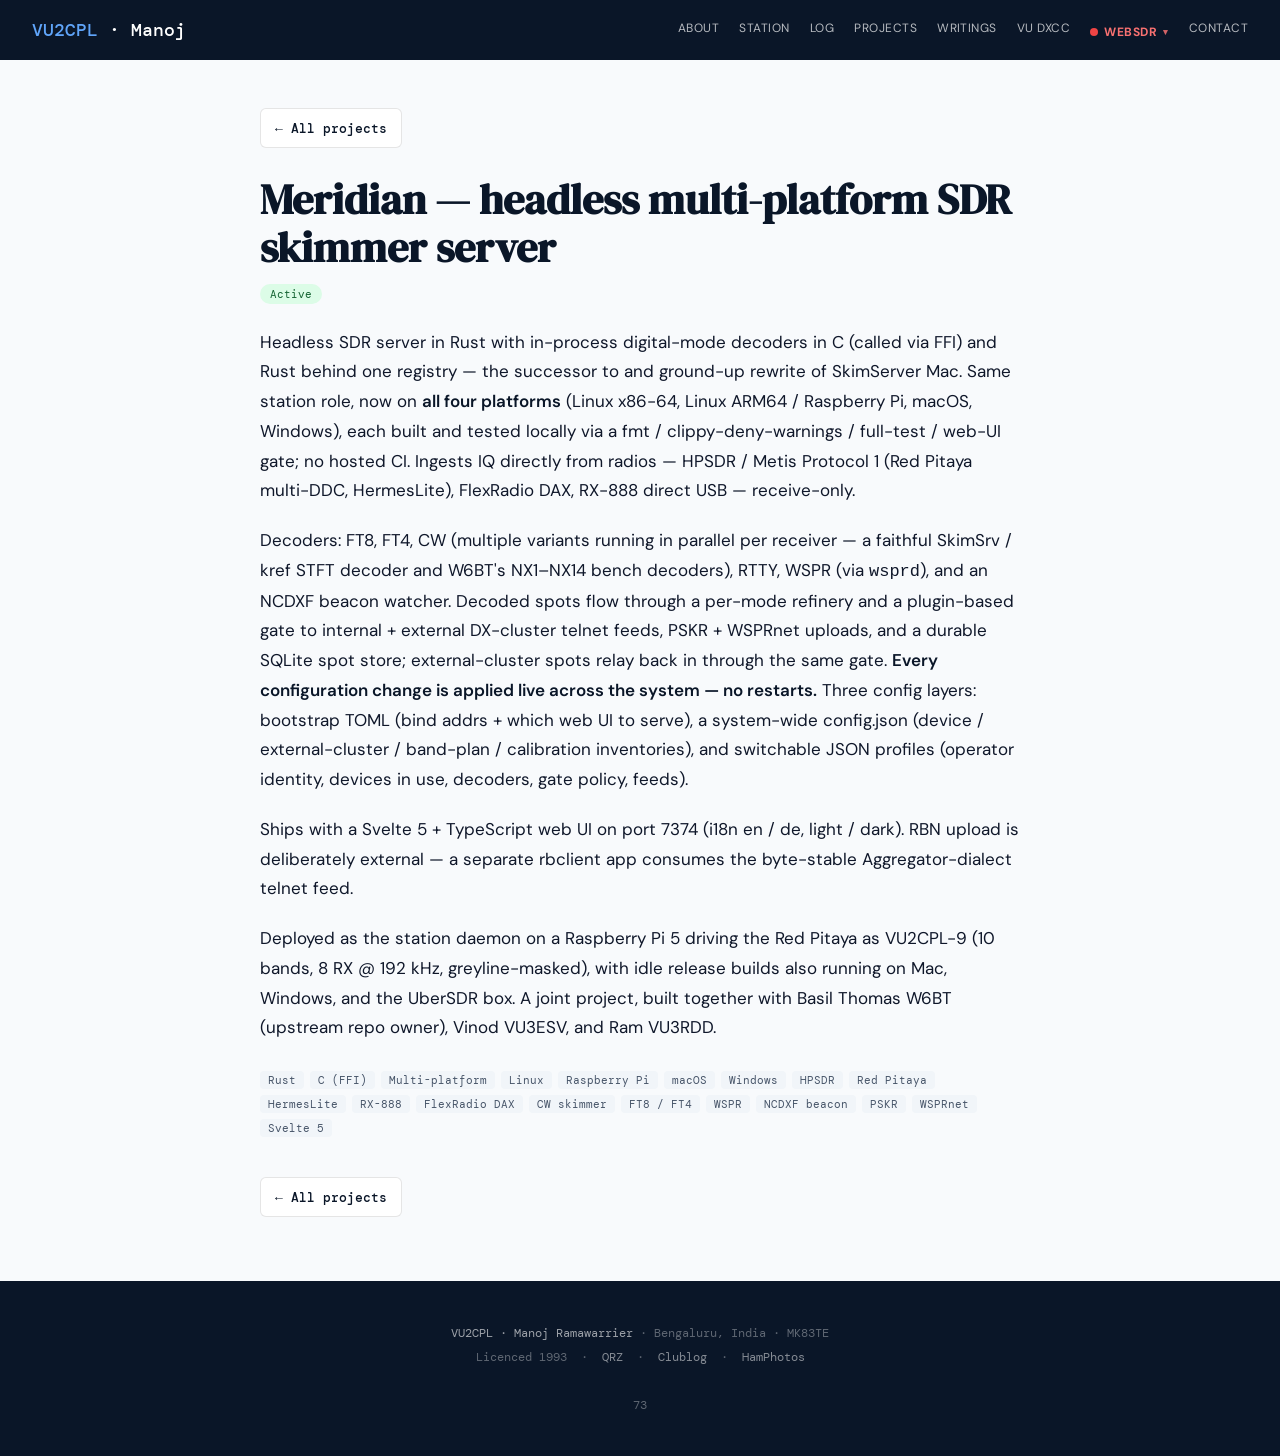
<file: projects/meridian/index.html>
<!DOCTYPE html>
<html lang="en">
<head>
<meta charset="UTF-8">
<meta name="viewport" content="width=device-width, initial-scale=1.0">
<title>Meridian — headless multi-platform SDR skimmer server · VU2CPL</title>
<meta name="description" content="Headless SDR server in Rust with in-process digital-mode decoders in C (called via FFI) and Rust behind one registry — the successor to and ground-up…">
<link rel="preconnect" href="https://fonts.googleapis.com">
<link rel="preconnect" href="https://fonts.gstatic.com" crossorigin>
<link href="https://fonts.googleapis.com/css2?family=DM+Serif+Display:ital@0;1&family=DM+Mono:wght@400;500&family=DM+Sans:wght@300;400;500&display=swap" rel="stylesheet">
<link rel="stylesheet" href="/assets/site.css">
<!-- Cloudflare Web Analytics --><script type='module' src='https://static.cloudflareinsights.com/beacon.min.js' data-cf-beacon='{"token": "bb5c13644c834a9fb621de380f7e5597"}'></script><!-- End Cloudflare Web Analytics -->
</head>
<body>

<nav>
  <a class="nav-logo" href="/"><span>VU2CPL</span> · Manoj</a>
  <div class="nav-links">
    <a href="/#about">About</a>
    <a href="/#station">Station</a>
    <a href="/#log">Log</a>
    <a href="/#projects">Projects</a>
    <a href="/#writings">Writings</a>
    <a href="/dxcc/">VU DXCC</a>
    <details class="nav-dd">
      <summary title="Listen live on VU2CPL's WebSDR — HF and VHF">WebSDR</summary>
      <div class="nav-dd-menu">
        <a href="https://vu2cpl.tunnel.ubersdr.org/?freq=7150000&amp;mode=lsb&amp;bwl=-2700&amp;bwh=-50&amp;zoom_freq=7150000&amp;zoom_bw=500.0" target="_blank" rel="noopener" title="HF WebSDR — RX-888 + LZ1AQ active loop, 0–30 MHz">HF — 0–30 MHz</a>
        <a href="https://vu2cpl.ddns.net:8873/" target="_blank" rel="noopener" title="VHF WebSDR — 2 m / 70 cm / airband / FM, SDRplay RSP2 + MSi2500 (OpenWebRX+)">VHF — 2 m / 70 cm / air / FM</a>
      </div>
    </details>
    <a href="/#contact">Contact</a>
  </div>
</nav>

<main class="proj-page">
  <a class="proj-back" href="/#projects">&larr; All projects</a>
  <h1>Meridian — headless multi-platform SDR skimmer server</h1>
  <div class="proj-meta"><span class="status-badge status-active">Active</span></div>
  <div class="proj-body">
    <p>Headless SDR server in Rust with in-process digital-mode decoders in C (called via FFI) and Rust behind one registry — the successor to and ground-up rewrite of SkimServer Mac. Same station role, now on <strong>all four platforms</strong> (Linux x86-64, Linux ARM64 / Raspberry Pi, macOS, Windows), each built and tested locally via a fmt / clippy-deny-warnings / full-test / web-UI gate; no hosted CI. Ingests IQ directly from radios — HPSDR / Metis Protocol 1 (Red Pitaya multi-DDC, HermesLite), FlexRadio DAX, RX-888 direct USB — receive-only.</p>
    <p>Decoders: FT8, FT4, CW (multiple variants running in parallel per receiver — a faithful SkimSrv / kref STFT decoder and W6BT's NX1–NX14 bench decoders), RTTY, WSPR (via <code>wsprd</code>), and an NCDXF beacon watcher. Decoded spots flow through a per-mode refinery and a plugin-based gate to internal + external DX-cluster telnet feeds, PSKR + WSPRnet uploads, and a durable SQLite spot store; external-cluster spots relay back in through the same gate. <strong>Every configuration change is applied live across the system — no restarts.</strong> Three config layers: bootstrap TOML (bind addrs + which web UI to serve), a system-wide config.json (device / external-cluster / band-plan / calibration inventories), and switchable JSON profiles (operator identity, devices in use, decoders, gate policy, feeds).</p>
    <p>Ships with a Svelte 5 + TypeScript web UI on port 7374 (i18n en / de, light / dark). RBN upload is deliberately external — a separate rbclient app consumes the byte-stable Aggregator-dialect telnet feed.</p>
    <p>Deployed as the station daemon on a Raspberry Pi 5 driving the Red Pitaya as VU2CPL-9 (10 bands, 8 RX @ 192 kHz, greyline-masked), with idle release builds also running on Mac, Windows, and the UberSDR box. A joint project, built together with Basil Thomas W6BT (upstream repo owner), Vinod VU3ESV, and Ram VU3RDD.</p>
  </div>
  <div class="project-tags"><span class="proj-tag">Rust</span><span class="proj-tag">C (FFI)</span><span class="proj-tag">Multi-platform</span><span class="proj-tag">Linux</span><span class="proj-tag">Raspberry Pi</span><span class="proj-tag">macOS</span><span class="proj-tag">Windows</span><span class="proj-tag">HPSDR</span><span class="proj-tag">Red Pitaya</span><span class="proj-tag">HermesLite</span><span class="proj-tag">RX-888</span><span class="proj-tag">FlexRadio DAX</span><span class="proj-tag">CW skimmer</span><span class="proj-tag">FT8 / FT4</span><span class="proj-tag">WSPR</span><span class="proj-tag">NCDXF beacon</span><span class="proj-tag">PSKR</span><span class="proj-tag">WSPRnet</span><span class="proj-tag">Svelte 5</span></div>
  <a class="proj-back proj-back-bottom" href="/#projects">&larr; All projects</a>
</main>

<footer>
  <span>VU2CPL · Manoj Ramawarrier</span> · Bengaluru, India · MK83TE<br>
  Licenced 1993 &nbsp;·&nbsp;
  <a href="https://www.qrz.com/db/VU2CPL">QRZ</a> &nbsp;·&nbsp;
  <a href="https://clublog.org/logsearch/VU2CPL">Clublog</a> &nbsp;·&nbsp;
  <a href="https://hamphotos.com">HamPhotos</a>
  <br><br>73
</footer>


<!-- Lightbox: click any .shack-zoom anchor to open at full resolution -->
<div id="lightbox" class="lightbox" role="dialog" aria-hidden="true" aria-label="Screenshot viewer">
  <button type="button" class="lightbox-close" aria-label="Close">&times;</button>
  <img alt="">
  <div class="lightbox-caption"></div>
</div>
<script src="/assets/lightbox.js"></script>

</body>
</html>
</file>
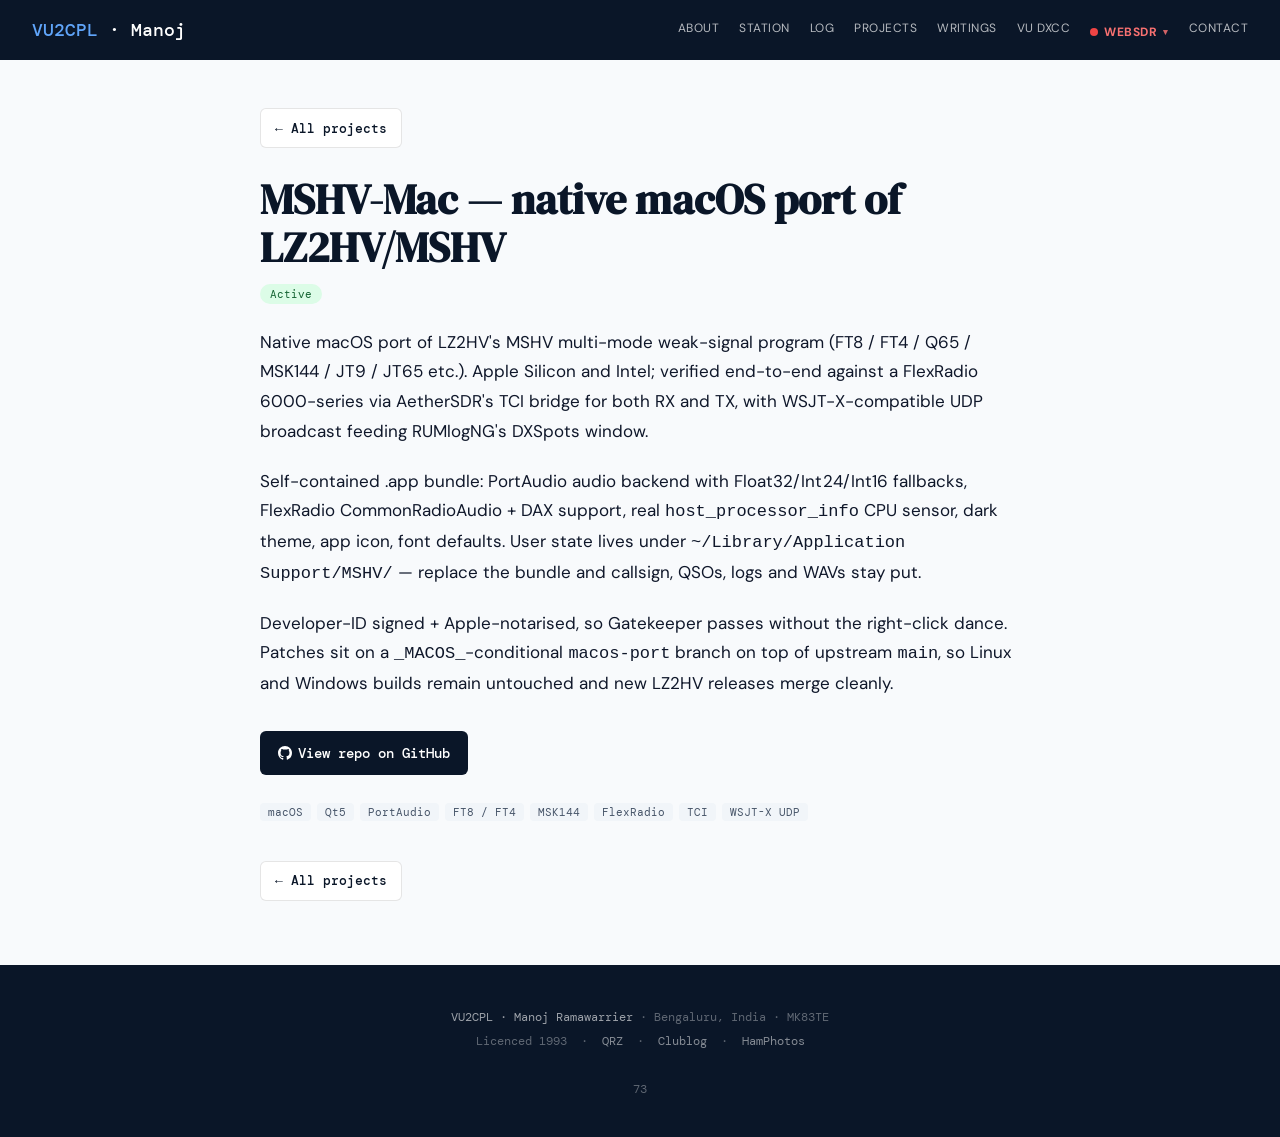
<file: projects/mshv-mac/index.html>
<!DOCTYPE html>
<html lang="en">
<head>
<meta charset="UTF-8">
<meta name="viewport" content="width=device-width, initial-scale=1.0">
<title>MSHV-Mac — native macOS port of LZ2HV/MSHV · VU2CPL</title>
<meta name="description" content="Native macOS port of LZ2HV&#x27;s MSHV multi-mode weak-signal program (FT8 / FT4 / Q65 / MSK144 / JT9 / JT65 etc.). Apple Silicon and Intel; verified…">
<link rel="preconnect" href="https://fonts.googleapis.com">
<link rel="preconnect" href="https://fonts.gstatic.com" crossorigin>
<link href="https://fonts.googleapis.com/css2?family=DM+Serif+Display:ital@0;1&family=DM+Mono:wght@400;500&family=DM+Sans:wght@300;400;500&display=swap" rel="stylesheet">
<link rel="stylesheet" href="/assets/site.css">
<!-- Cloudflare Web Analytics --><script type='module' src='https://static.cloudflareinsights.com/beacon.min.js' data-cf-beacon='{"token": "bb5c13644c834a9fb621de380f7e5597"}'></script><!-- End Cloudflare Web Analytics -->
</head>
<body>

<nav>
  <a class="nav-logo" href="/"><span>VU2CPL</span> · Manoj</a>
  <div class="nav-links">
    <a href="/#about">About</a>
    <a href="/#station">Station</a>
    <a href="/#log">Log</a>
    <a href="/#projects">Projects</a>
    <a href="/#writings">Writings</a>
    <a href="/dxcc/">VU DXCC</a>
    <details class="nav-dd">
      <summary title="Listen live on VU2CPL's WebSDR — HF and VHF">WebSDR</summary>
      <div class="nav-dd-menu">
        <a href="https://vu2cpl.tunnel.ubersdr.org/?freq=7150000&amp;mode=lsb&amp;bwl=-2700&amp;bwh=-50&amp;zoom_freq=7150000&amp;zoom_bw=500.0" target="_blank" rel="noopener" title="HF WebSDR — RX-888 + LZ1AQ active loop, 0–30 MHz">HF — 0–30 MHz</a>
        <a href="https://vu2cpl.ddns.net:8873/" target="_blank" rel="noopener" title="VHF WebSDR — 2 m / 70 cm / airband / FM, SDRplay RSP2 + MSi2500 (OpenWebRX+)">VHF — 2 m / 70 cm / air / FM</a>
      </div>
    </details>
    <a href="/#contact">Contact</a>
  </div>
</nav>

<main class="proj-page">
  <a class="proj-back" href="/#projects">&larr; All projects</a>
  <h1>MSHV-Mac — native macOS port of LZ2HV/MSHV</h1>
  <div class="proj-meta"><span class="status-badge status-active">Active</span></div>
  <div class="proj-body">
    <p>Native macOS port of LZ2HV's MSHV multi-mode weak-signal program (FT8 / FT4 / Q65 / MSK144 / JT9 / JT65 etc.). Apple Silicon and Intel; verified end-to-end against a FlexRadio 6000-series via AetherSDR's TCI bridge for both RX and TX, with WSJT-X-compatible UDP broadcast feeding RUMlogNG's DXSpots window.</p>
    <p>Self-contained .app bundle: PortAudio audio backend with Float32/Int24/Int16 fallbacks, FlexRadio CommonRadioAudio + DAX support, real <code>host_processor_info</code> CPU sensor, dark theme, app icon, font defaults. User state lives under <code>~/Library/Application Support/MSHV/</code> — replace the bundle and callsign, QSOs, logs and WAVs stay put.</p>
    <p>Developer-ID signed + Apple-notarised, so Gatekeeper passes without the right-click dance. Patches sit on a <code>_MACOS_</code>-conditional <code>macos-port</code> branch on top of upstream <code>main</code>, so Linux and Windows builds remain untouched and new LZ2HV releases merge cleanly.</p>
  </div>
  <div class="proj-actions">
        <a class="repo-btn" href="https://github.com/vu2cpl/mshv-macos-port" target="_blank" rel="noopener">
          <svg width="14" height="14" viewBox="0 0 16 16" fill="currentColor" aria-hidden="true"><path d="M8 0C3.58 0 0 3.58 0 8c0 3.54 2.29 6.53 5.47 7.59.4.07.55-.17.55-.38 0-.19-.01-.82-.01-1.49-2.01.37-2.53-.49-2.69-.94-.09-.23-.48-.94-.82-1.13-.28-.15-.68-.52-.01-.53.63-.01 1.08.58 1.23.82.72 1.21 1.87.87 2.33.66.07-.52.28-.87.51-1.07-1.78-.2-3.64-.89-3.64-3.95 0-.87.31-1.59.82-2.15-.08-.2-.36-1.02.08-2.12 0 0 .67-.21 2.2.82.64-.18 1.32-.27 2-.27.68 0 1.36.09 2 .27 1.53-1.04 2.2-.82 2.2-.82.44 1.1.16 1.92.08 2.12.51.56.82 1.27.82 2.15 0 3.07-1.87 3.75-3.65 3.95.29.25.54.73.54 1.48 0 1.07-.01 1.93-.01 2.2 0 .21.15.46.55.38A8.013 8.013 0 0016 8c0-4.42-3.58-8-8-8z"/></svg>
          View repo on GitHub
        </a>
  </div>
  <div class="project-tags"><span class="proj-tag">macOS</span><span class="proj-tag">Qt5</span><span class="proj-tag">PortAudio</span><span class="proj-tag">FT8 / FT4</span><span class="proj-tag">MSK144</span><span class="proj-tag">FlexRadio</span><span class="proj-tag">TCI</span><span class="proj-tag">WSJT-X UDP</span></div>
  <a class="proj-back proj-back-bottom" href="/#projects">&larr; All projects</a>
</main>

<footer>
  <span>VU2CPL · Manoj Ramawarrier</span> · Bengaluru, India · MK83TE<br>
  Licenced 1993 &nbsp;·&nbsp;
  <a href="https://www.qrz.com/db/VU2CPL">QRZ</a> &nbsp;·&nbsp;
  <a href="https://clublog.org/logsearch/VU2CPL">Clublog</a> &nbsp;·&nbsp;
  <a href="https://hamphotos.com">HamPhotos</a>
  <br><br>73
</footer>


<!-- Lightbox: click any .shack-zoom anchor to open at full resolution -->
<div id="lightbox" class="lightbox" role="dialog" aria-hidden="true" aria-label="Screenshot viewer">
  <button type="button" class="lightbox-close" aria-label="Close">&times;</button>
  <img alt="">
  <div class="lightbox-caption"></div>
</div>
<script src="/assets/lightbox.js"></script>

</body>
</html>
</file>
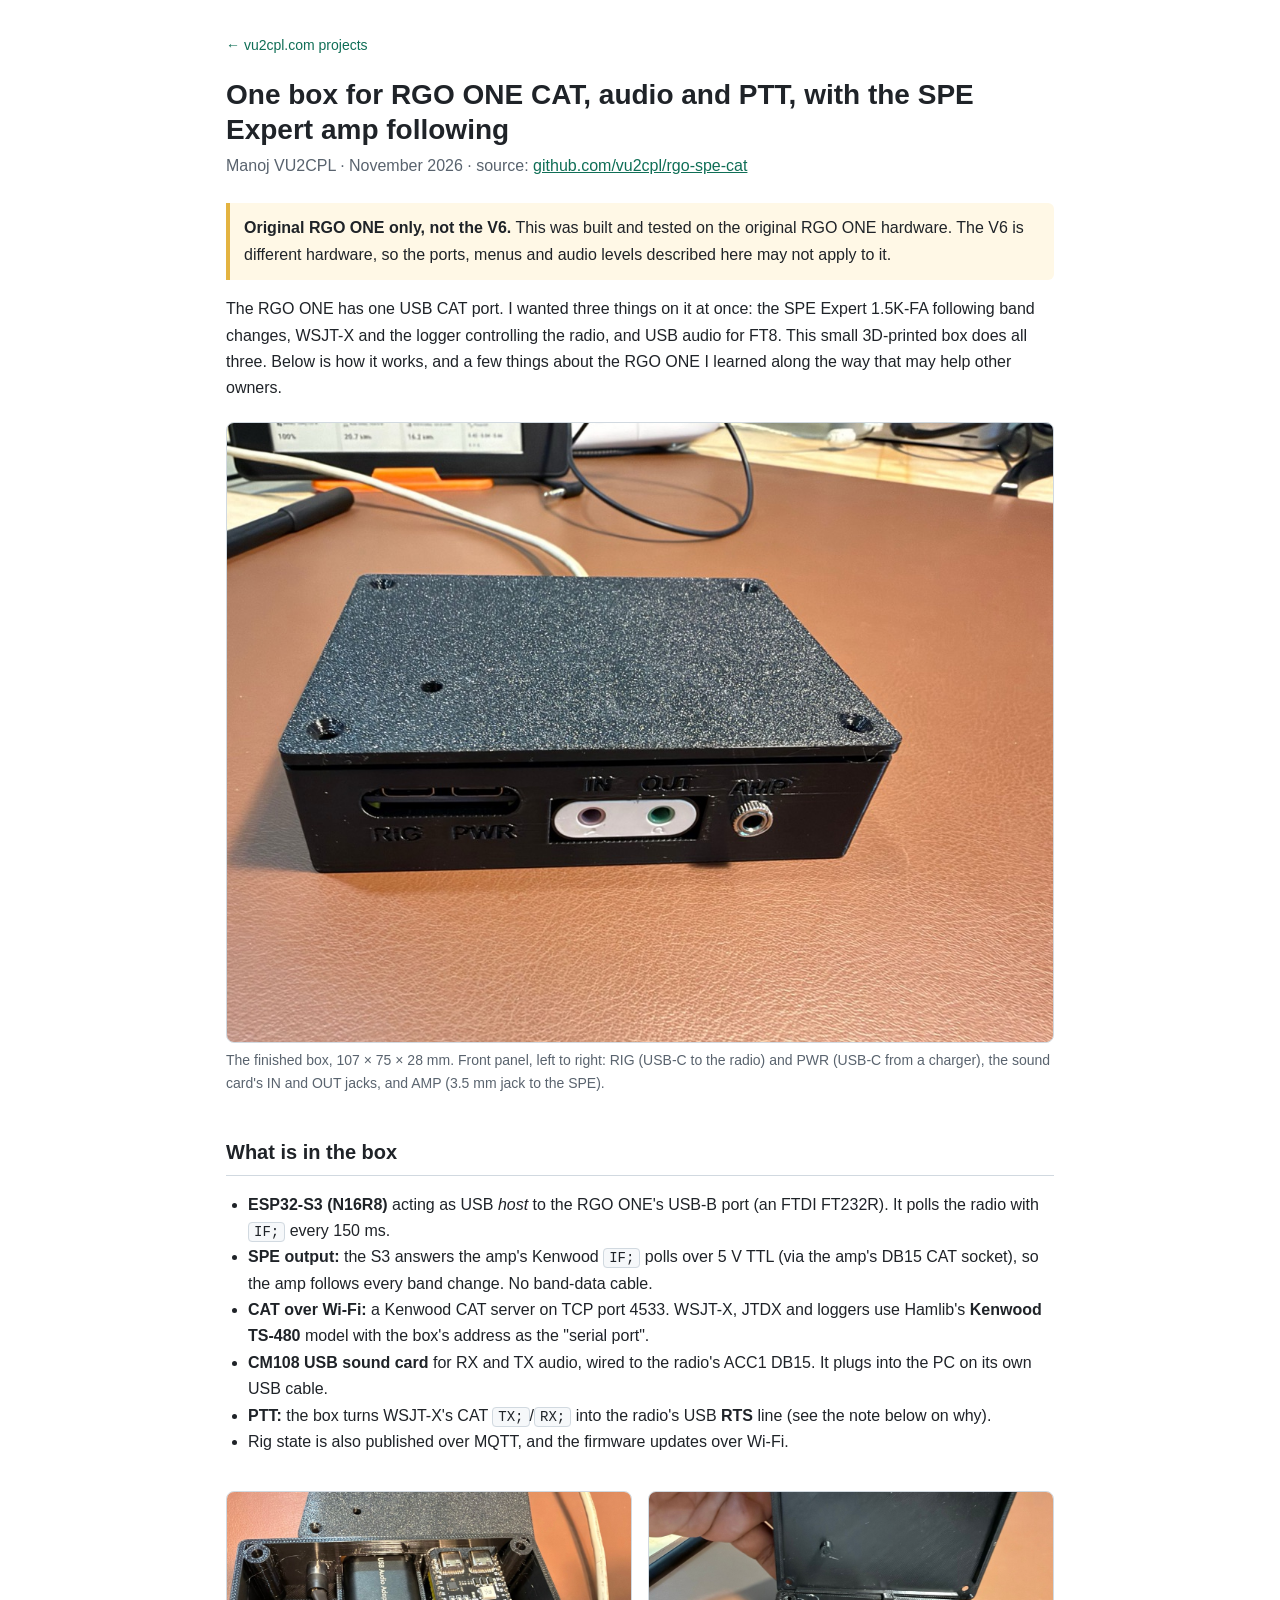
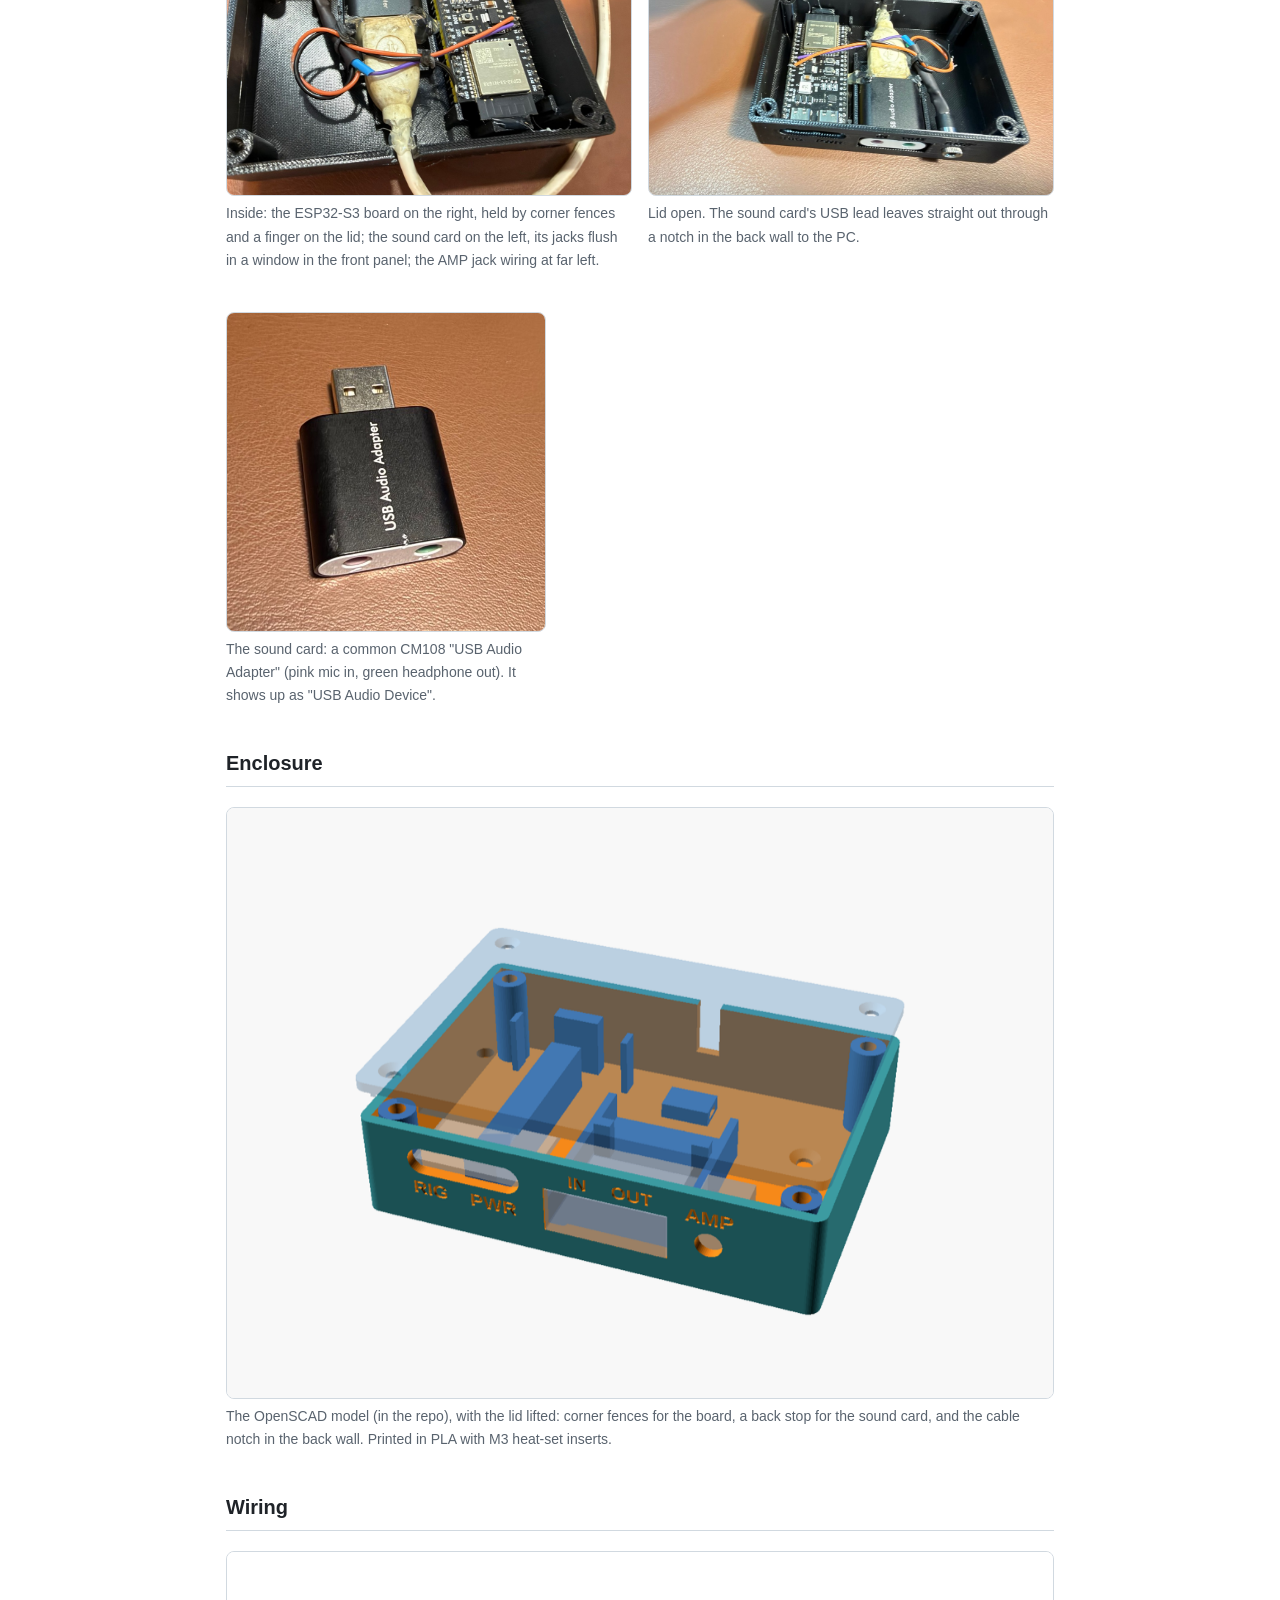
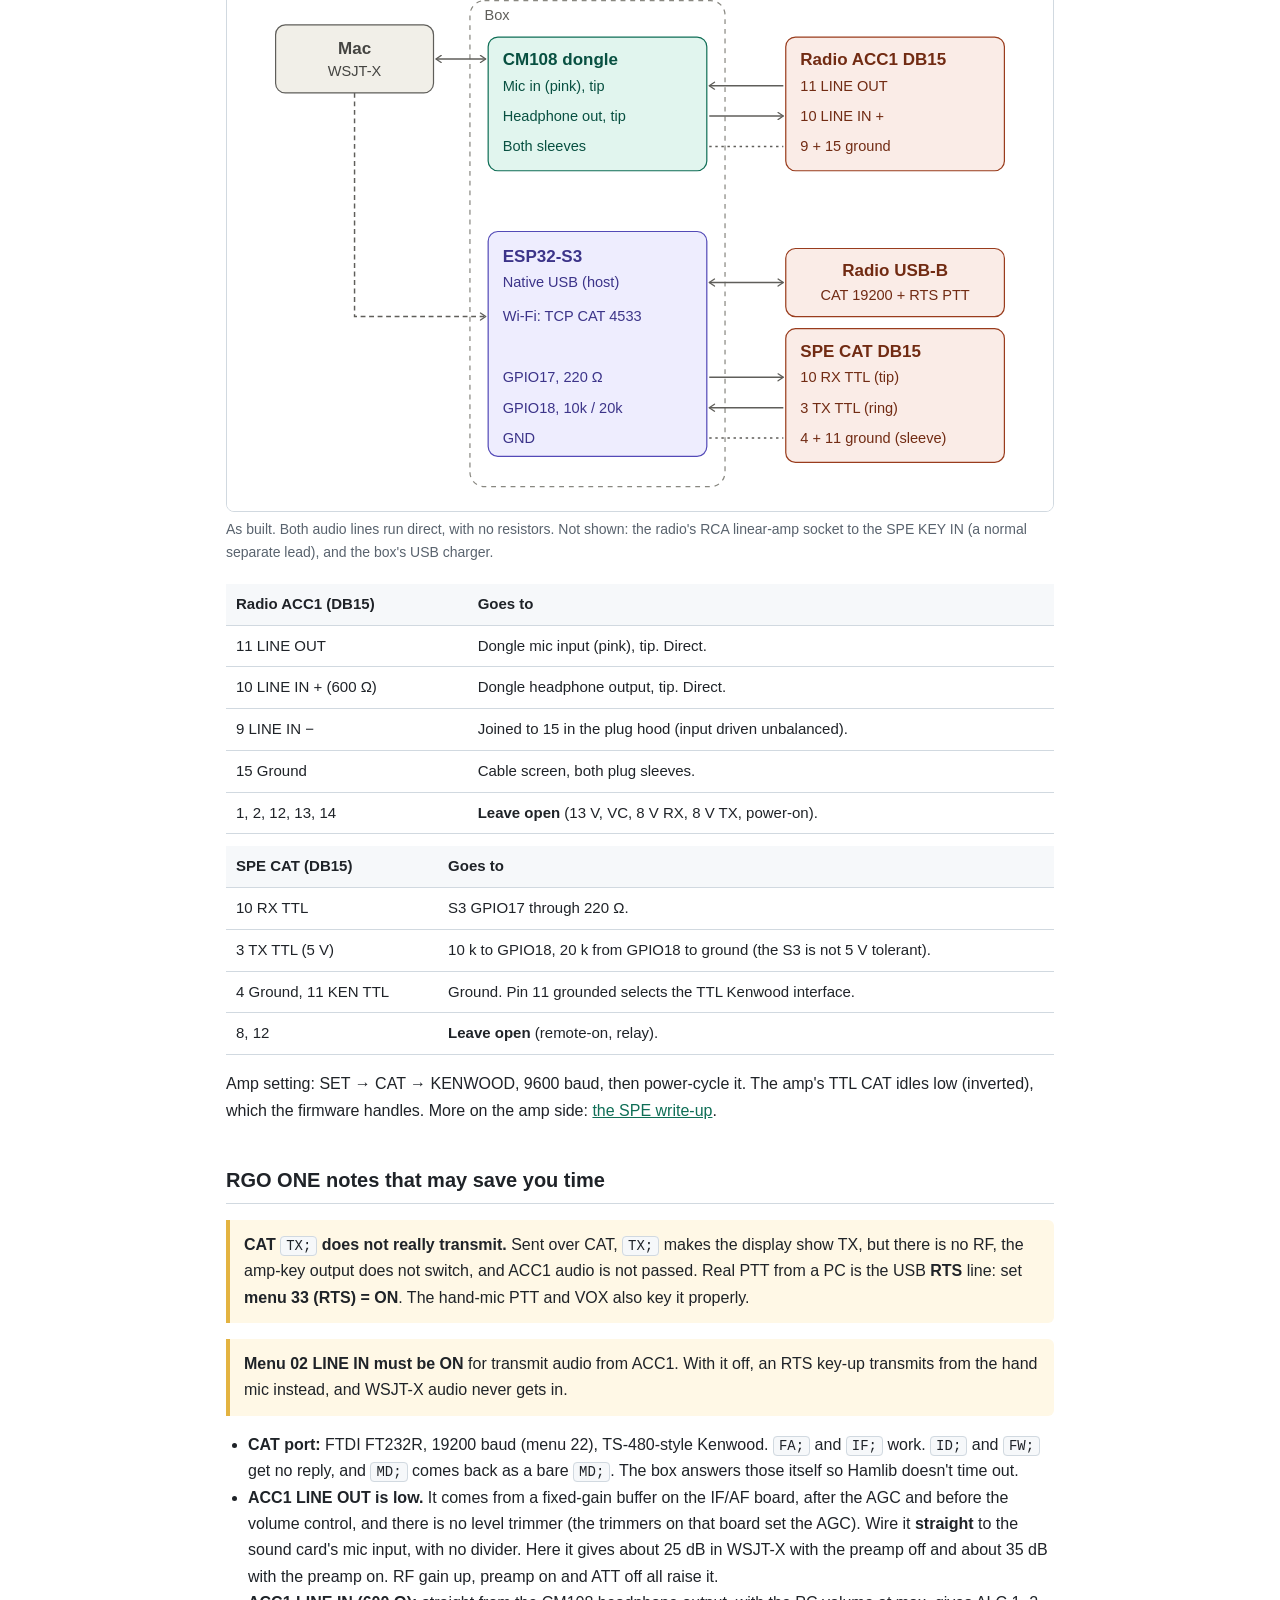
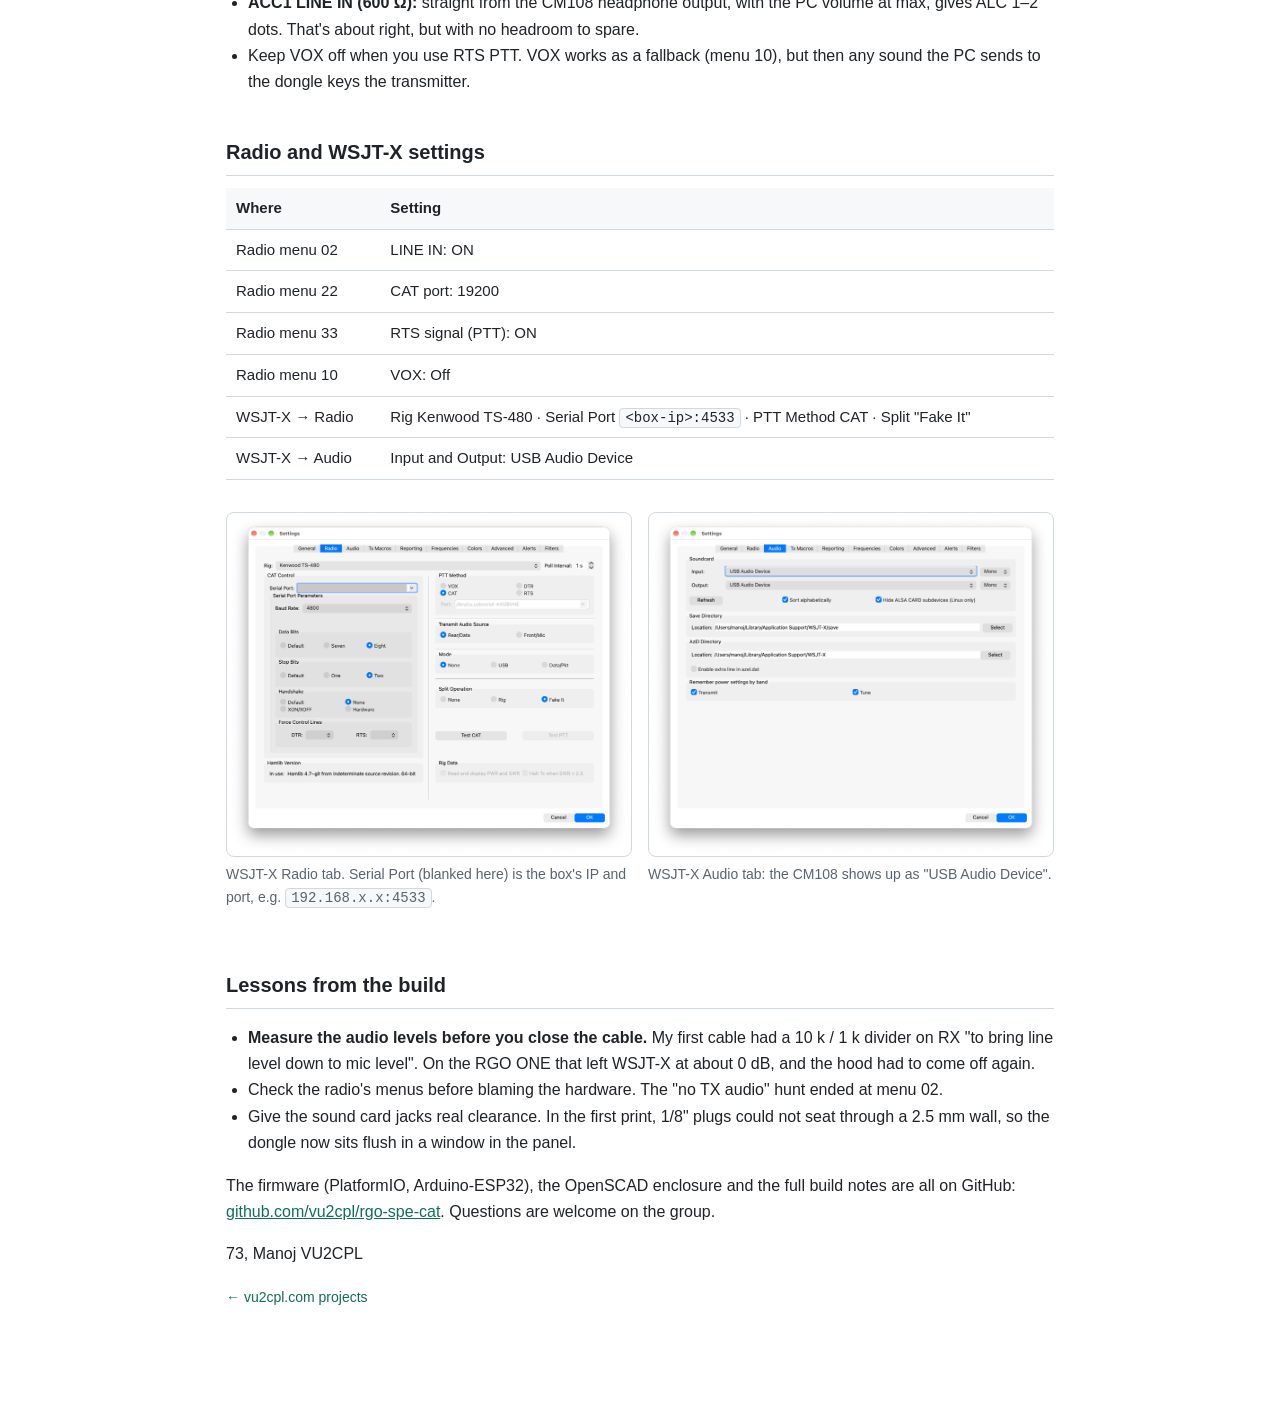
<file: projects/rgo-spe-cat/index.html>
<!doctype html>
<html lang="en">
<head>
<meta charset="utf-8">
<meta name="viewport" content="width=device-width, initial-scale=1">
<title>RGO ONE + SPE box · VU2CPL</title>
<meta name="description" content="One small ESP32-S3 box for RGO ONE CAT, USB audio and RTS PTT, with the SPE Expert amplifier following band changes.">
<meta property="og:title" content="RGO ONE + SPE box — VU2CPL">
<meta property="og:description" content="One small ESP32-S3 box for RGO ONE CAT, USB audio and RTS PTT, with the SPE Expert amplifier following band changes.">
<meta property="og:image" content="https://vu2cpl.com/projects/rgo-spe-cat/front.jpg">
<!-- Cloudflare Web Analytics --><script type='module' src='https://static.cloudflareinsights.com/beacon.min.js' data-cf-beacon='{"token": "bb5c13644c834a9fb621de380f7e5597"}'></script><!-- End Cloudflare Web Analytics -->
<style>
:root{--bg:#ffffff;--fg:#1f2328;--muted:#59636e;--line:#d1d9e0;--card:#f6f8fa;--accent:#0f6e56;--warn-bg:#fff8e6;--warn-line:#e3b341}
@media (prefers-color-scheme: dark){:root{--bg:#0d1117;--fg:#e6edf3;--muted:#9198a1;--line:#30363d;--card:#161b22;--accent:#5dcaa5;--warn-bg:#2b2111;--warn-line:#9e6a03}}
*{box-sizing:border-box}
body{margin:0;background:var(--bg);color:var(--fg);font:16px/1.65 -apple-system,"Segoe UI",Helvetica,Arial,sans-serif}
main{max-width:860px;margin:0 auto;padding:32px 16px 64px}
h1{font-size:28px;line-height:1.25;margin:0 0 6px}
h2{font-size:20px;margin:40px 0 10px;padding-bottom:6px;border-bottom:1px solid var(--line)}
.by{color:var(--muted);margin:0 0 24px}
figure{margin:20px 0}
figure img{display:block;width:100%;height:auto;border:1px solid var(--line);border-radius:8px;background:#fff}
figcaption{color:var(--muted);font-size:14px;margin-top:6px}
code{font:14px ui-monospace,SFMono-Regular,Menlo,monospace;background:var(--card);border:1px solid var(--line);border-radius:4px;padding:1px 5px}
table{width:100%;border-collapse:collapse;font-size:15px;margin:12px 0}
th,td{text-align:left;padding:8px 10px;border-bottom:1px solid var(--line);vertical-align:top}
th{background:var(--card)}
.tip{background:var(--warn-bg);border-left:4px solid var(--warn-line);padding:12px 14px;margin:16px 0;border-radius:0 6px 6px 0}
.grid{display:grid;grid-template-columns:1fr 1fr;gap:16px}
@media (max-width:640px){.grid{grid-template-columns:1fr}}
a{color:var(--accent)}
.back{display:inline-block;font-size:14px;margin-bottom:20px;text-decoration:none}
ul{padding-left:22px}
</style>
</head>
<body>
<main>
<a class="back" href="/#projects">&larr; vu2cpl.com projects</a>
<h1>One box for RGO ONE CAT, audio and PTT, with the SPE Expert amp following</h1>
<p class="by">Manoj VU2CPL · November 2026 · source: <a href="https://github.com/vu2cpl/rgo-spe-cat">github.com/vu2cpl/rgo-spe-cat</a></p>

<div class="tip"><b>Original RGO ONE only, not the V6.</b> This was built and tested on the original RGO ONE hardware. The V6 is different hardware, so the ports, menus and audio levels described here may not apply to it.</div>

<p>The RGO ONE has one USB CAT port. I wanted three things on it at once: the SPE Expert 1.5K-FA following band changes, WSJT-X and the logger controlling the radio, and USB audio for FT8. This small 3D-printed box does all three. Below is how it works, and a few things about the RGO ONE I learned along the way that may help other owners.</p>

<figure>
<img loading="lazy" src="front.jpg" alt="The finished box, front panel">
<figcaption>The finished box, 107 × 75 × 28 mm. Front panel, left to right: RIG (USB-C to the radio) and PWR (USB-C from a charger), the sound card's IN and OUT jacks, and AMP (3.5 mm jack to the SPE).</figcaption>
</figure>

<h2>What is in the box</h2>
<ul>
<li><b>ESP32-S3 (N16R8)</b> acting as USB <i>host</i> to the RGO ONE's USB-B port (an FTDI FT232R). It polls the radio with <code>IF;</code> every 150 ms.</li>
<li><b>SPE output:</b> the S3 answers the amp's Kenwood <code>IF;</code> polls over 5 V TTL (via the amp's DB15 CAT socket), so the amp follows every band change. No band-data cable.</li>
<li><b>CAT over Wi-Fi:</b> a Kenwood CAT server on TCP port 4533. WSJT-X, JTDX and loggers use Hamlib's <b>Kenwood TS-480</b> model with the box's address as the "serial port".</li>
<li><b>CM108 USB sound card</b> for RX and TX audio, wired to the radio's ACC1 DB15. It plugs into the PC on its own USB cable.</li>
<li><b>PTT:</b> the box turns WSJT-X's CAT <code>TX;</code>/<code>RX;</code> into the radio's USB <b>RTS</b> line (see the note below on why).</li>
<li>Rig state is also published over MQTT, and the firmware updates over Wi-Fi.</li>
</ul>

<div class="grid">
<figure><img loading="lazy" src="inside.jpg" alt="Inside the box, top view"><figcaption>Inside: the ESP32-S3 board on the right, held by corner fences and a finger on the lid; the sound card on the left, its jacks flush in a window in the front panel; the AMP jack wiring at far left.</figcaption></figure>
<figure><img loading="lazy" src="inside-open.jpg" alt="Inside the box with the lid open"><figcaption>Lid open. The sound card's USB lead leaves straight out through a notch in the back wall to the PC.</figcaption></figure>
</div>
<figure style="max-width:320px"><img loading="lazy" src="dongle.jpg" alt="CM108 USB sound card"><figcaption>The sound card: a common CM108 "USB Audio Adapter" (pink mic in, green headphone out). It shows up as "USB Audio Device".</figcaption></figure>

<h2>Enclosure</h2>
<figure>
<img loading="lazy" src="enclosure.png" alt="3D render of the enclosure with the lid lifted">
<figcaption>The OpenSCAD model (in the repo), with the lid lifted: corner fences for the board, a back stop for the sound card, and the cable notch in the back wall. Printed in PLA with M3 heat-set inserts.</figcaption>
</figure>

<h2>Wiring</h2>
<figure>
<img loading="lazy" src="wiring.svg" alt="Wiring diagram: PC, CM108 dongle, ESP32-S3, radio ACC1, radio USB-B, SPE CAT DB15">
<figcaption>As built. Both audio lines run direct, with no resistors. Not shown: the radio's RCA linear-amp socket to the SPE KEY IN (a normal separate lead), and the box's USB charger.</figcaption>
</figure>

<table>
<tr><th>Radio ACC1 (DB15)</th><th>Goes to</th></tr>
<tr><td>11 LINE OUT</td><td>Dongle mic input (pink), tip. Direct.</td></tr>
<tr><td>10 LINE IN + (600 Ω)</td><td>Dongle headphone output, tip. Direct.</td></tr>
<tr><td>9 LINE IN −</td><td>Joined to 15 in the plug hood (input driven unbalanced).</td></tr>
<tr><td>15 Ground</td><td>Cable screen, both plug sleeves.</td></tr>
<tr><td>1, 2, 12, 13, 14</td><td><b>Leave open</b> (13 V, VC, 8 V RX, 8 V TX, power-on).</td></tr>
</table>

<table>
<tr><th>SPE CAT (DB15)</th><th>Goes to</th></tr>
<tr><td>10 RX TTL</td><td>S3 GPIO17 through 220 Ω.</td></tr>
<tr><td>3 TX TTL (5 V)</td><td>10 k to GPIO18, 20 k from GPIO18 to ground (the S3 is not 5 V tolerant).</td></tr>
<tr><td>4 Ground, 11 KEN TTL</td><td>Ground. Pin 11 grounded selects the TTL Kenwood interface.</td></tr>
<tr><td>8, 12</td><td><b>Leave open</b> (remote-on, relay).</td></tr>
</table>
<p>Amp setting: SET → CAT → KENWOOD, 9600 baud, then power-cycle it. The amp's TTL CAT idles low (inverted), which the firmware handles. More on the amp side: <a href="spe.html">the SPE write-up</a>.</p>

<h2>RGO ONE notes that may save you time</h2>

<div class="tip"><b>CAT <code>TX;</code> does not really transmit.</b> Sent over CAT, <code>TX;</code> makes the display show TX, but there is no RF, the amp-key output does not switch, and ACC1 audio is not passed. Real PTT from a PC is the USB <b>RTS</b> line: set <b>menu 33 (RTS) = ON</b>. The hand-mic PTT and VOX also key it properly.</div>

<div class="tip"><b>Menu 02 LINE IN must be ON</b> for transmit audio from ACC1. With it off, an RTS key-up transmits from the hand mic instead, and WSJT-X audio never gets in.</div>

<ul>
<li><b>CAT port:</b> FTDI FT232R, 19200 baud (menu 22), TS-480-style Kenwood. <code>FA;</code> and <code>IF;</code> work. <code>ID;</code> and <code>FW;</code> get no reply, and <code>MD;</code> comes back as a bare <code>MD;</code>. The box answers those itself so Hamlib doesn't time out.</li>
<li><b>ACC1 LINE OUT is low.</b> It comes from a fixed-gain buffer on the IF/AF board, after the AGC and before the volume control, and there is no level trimmer (the trimmers on that board set the AGC). Wire it <b>straight</b> to the sound card's mic input, with no divider. Here it gives about 25 dB in WSJT-X with the preamp off and about 35 dB with the preamp on. RF gain up, preamp on and ATT off all raise it.</li>
<li><b>ACC1 LINE IN (600 Ω):</b> straight from the CM108 headphone output, with the PC volume at max, gives ALC 1–2 dots. That's about right, but with no headroom to spare.</li>
<li>Keep VOX off when you use RTS PTT. VOX works as a fallback (menu 10), but then any sound the PC sends to the dongle keys the transmitter.</li>
</ul>

<h2>Radio and WSJT-X settings</h2>
<table>
<tr><th>Where</th><th>Setting</th></tr>
<tr><td>Radio menu 02</td><td>LINE IN: ON</td></tr>
<tr><td>Radio menu 22</td><td>CAT port: 19200</td></tr>
<tr><td>Radio menu 33</td><td>RTS signal (PTT): ON</td></tr>
<tr><td>Radio menu 10</td><td>VOX: Off</td></tr>
<tr><td>WSJT-X → Radio</td><td>Rig Kenwood TS-480 · Serial Port <code>&lt;box-ip&gt;:4533</code> · PTT Method CAT · Split "Fake It"</td></tr>
<tr><td>WSJT-X → Audio</td><td>Input and Output: USB Audio Device</td></tr>
</table>

<div class="grid">
<figure><img loading="lazy" src="wsjtx-radio.png" alt="WSJT-X Radio settings tab"><figcaption>WSJT-X Radio tab. Serial Port (blanked here) is the box's IP and port, e.g. <code>192.168.x.x:4533</code>.</figcaption></figure>
<figure><img loading="lazy" src="wsjtx-audio.png" alt="WSJT-X Audio settings tab"><figcaption>WSJT-X Audio tab: the CM108 shows up as "USB Audio Device".</figcaption></figure>
</div>

<h2>Lessons from the build</h2>
<ul>
<li><b>Measure the audio levels before you close the cable.</b> My first cable had a 10 k / 1 k divider on RX "to bring line level down to mic level". On the RGO ONE that left WSJT-X at about 0 dB, and the hood had to come off again.</li>
<li>Check the radio's menus before blaming the hardware. The "no TX audio" hunt ended at menu 02.</li>
<li>Give the sound card jacks real clearance. In the first print, 1/8" plugs could not seat through a 2.5 mm wall, so the dongle now sits flush in a window in the panel.</li>
</ul>

<p>The firmware (PlatformIO, Arduino-ESP32), the OpenSCAD enclosure and the full build notes are all on GitHub: <a href="https://github.com/vu2cpl/rgo-spe-cat">github.com/vu2cpl/rgo-spe-cat</a>. Questions are welcome on the group.</p>
<p>73, Manoj VU2CPL</p>
<p><a class="back" href="/#projects">&larr; vu2cpl.com projects</a></p>
</main>
</body>
</html>
</file>
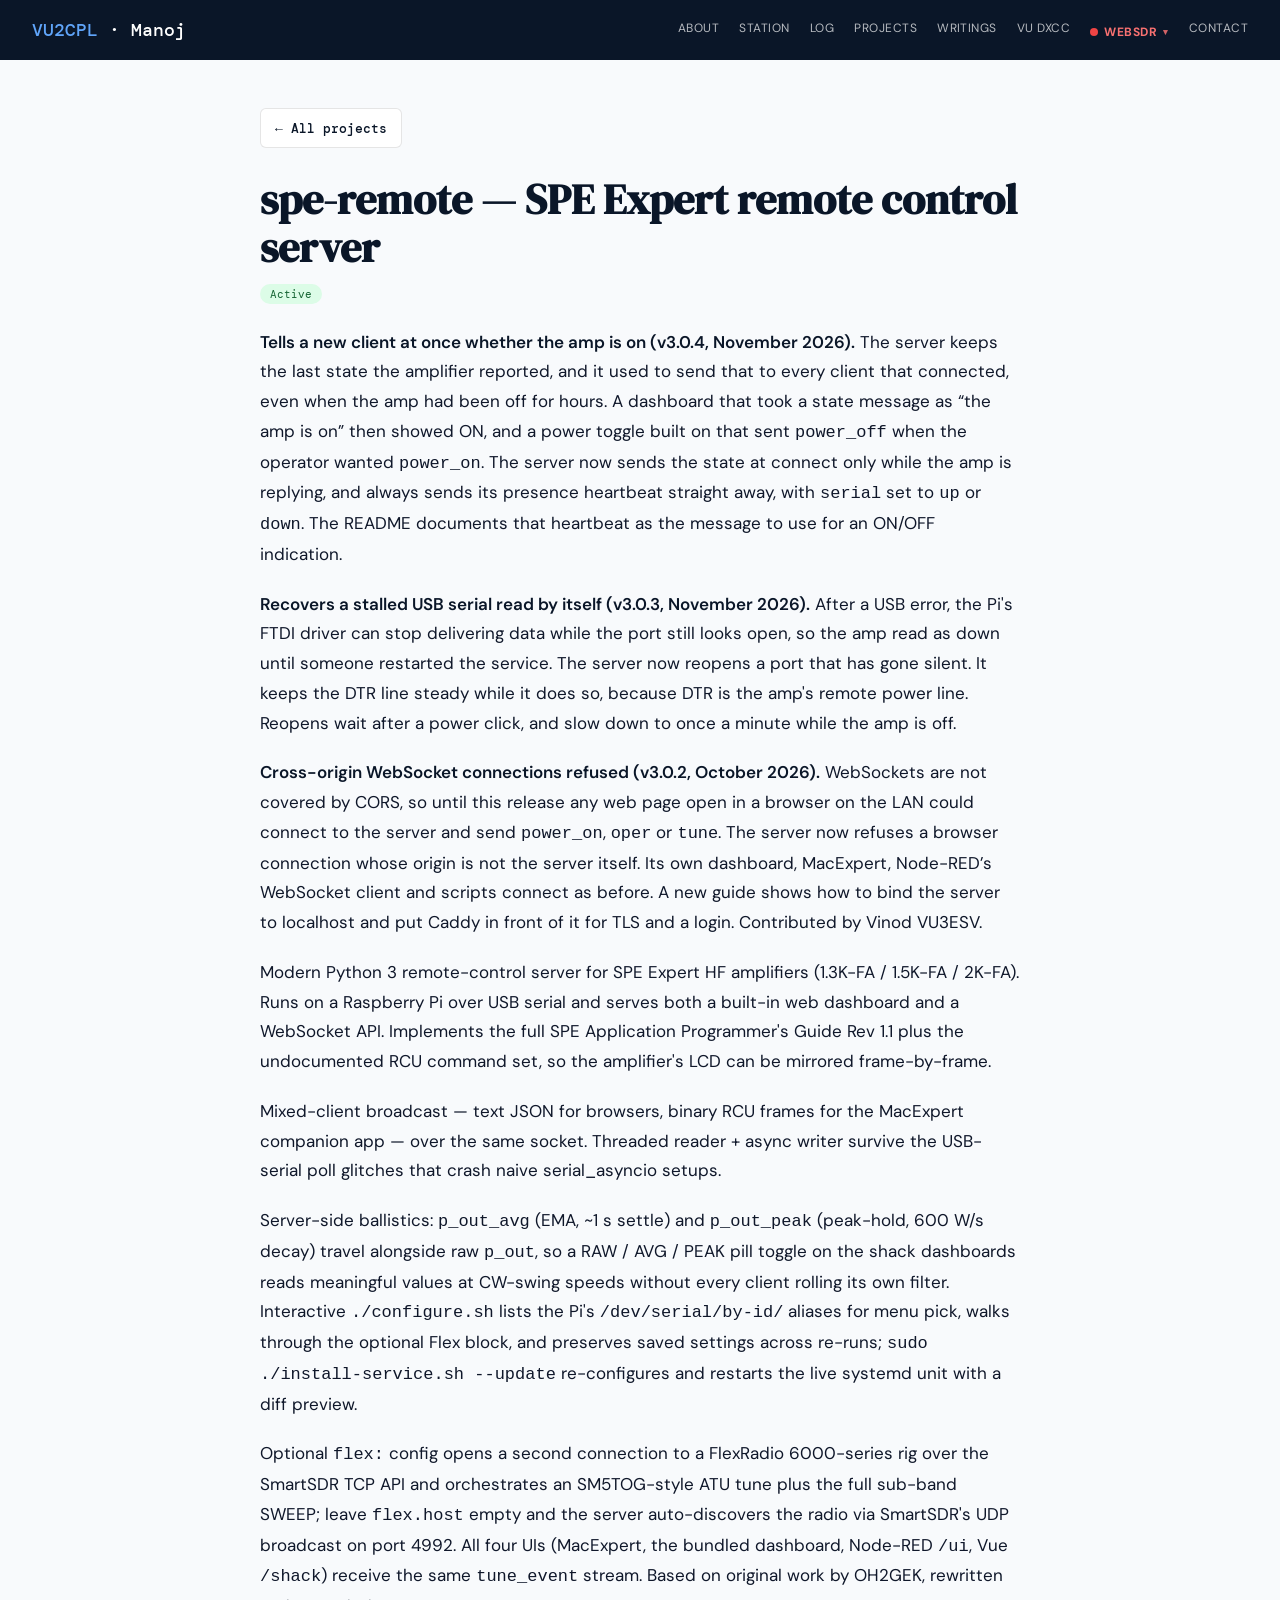
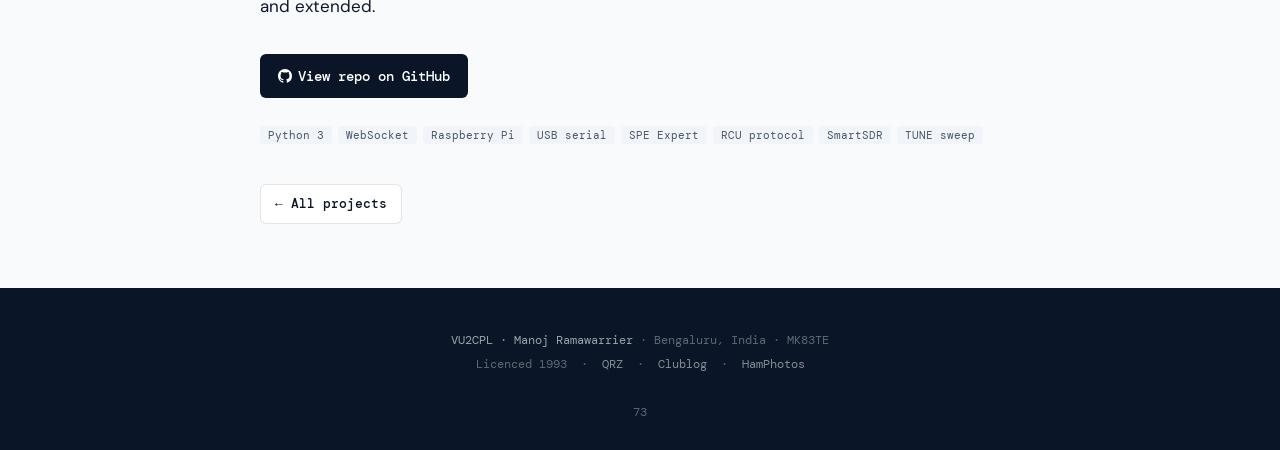
<file: projects/spe-remote/index.html>
<!DOCTYPE html>
<html lang="en">
<head>
<meta charset="UTF-8">
<meta name="viewport" content="width=device-width, initial-scale=1.0">
<title>spe-remote — SPE Expert remote control server · VU2CPL</title>
<meta name="description" content="Modern Python 3 remote-control server for SPE Expert HF amplifiers (1.3K-FA / 1.5K-FA / 2K-FA). Runs on a Raspberry Pi over USB serial and serves both a…">
<link rel="preconnect" href="https://fonts.googleapis.com">
<link rel="preconnect" href="https://fonts.gstatic.com" crossorigin>
<link href="https://fonts.googleapis.com/css2?family=DM+Serif+Display:ital@0;1&family=DM+Mono:wght@400;500&family=DM+Sans:wght@300;400;500&display=swap" rel="stylesheet">
<link rel="stylesheet" href="/assets/site.css">
<!-- Cloudflare Web Analytics --><script type='module' src='https://static.cloudflareinsights.com/beacon.min.js' data-cf-beacon='{"token": "bb5c13644c834a9fb621de380f7e5597"}'></script><!-- End Cloudflare Web Analytics -->
</head>
<body>

<nav>
  <a class="nav-logo" href="/"><span>VU2CPL</span> · Manoj</a>
  <div class="nav-links">
    <a href="/#about">About</a>
    <a href="/#station">Station</a>
    <a href="/#log">Log</a>
    <a href="/#projects">Projects</a>
    <a href="/#writings">Writings</a>
    <a href="/dxcc/">VU DXCC</a>
    <details class="nav-dd">
      <summary title="Listen live on VU2CPL's WebSDR — HF and VHF">WebSDR</summary>
      <div class="nav-dd-menu">
        <a href="https://vu2cpl.tunnel.ubersdr.org/?freq=7150000&amp;mode=lsb&amp;bwl=-2700&amp;bwh=-50&amp;zoom_freq=7150000&amp;zoom_bw=500.0" target="_blank" rel="noopener" title="HF WebSDR — RX-888 + LZ1AQ active loop, 0–30 MHz">HF — 0–30 MHz</a>
        <a href="https://vu2cpl.ddns.net:8873/" target="_blank" rel="noopener" title="VHF WebSDR — 2 m / 70 cm / airband / FM, SDRplay RSP2 + MSi2500 (OpenWebRX+)">VHF — 2 m / 70 cm / air / FM</a>
      </div>
    </details>
    <a href="/#contact">Contact</a>
  </div>
</nav>

<main class="proj-page">
  <a class="proj-back" href="/#projects">&larr; All projects</a>
  <h1>spe-remote — SPE Expert remote control server</h1>
  <div class="proj-meta"><span class="status-badge status-active">Active</span></div>
  <div class="proj-body">
    <p><strong>Tells a new client at once whether the amp is on (v3.0.4, November 2026).</strong> The server keeps the last state the amplifier reported, and it used to send that to every client that connected, even when the amp had been off for hours. A dashboard that took a state message as &ldquo;the amp is on&rdquo; then showed ON, and a power toggle built on that sent <code>power_off</code> when the operator wanted <code>power_on</code>. The server now sends the state at connect only while the amp is replying, and always sends its presence heartbeat straight away, with <code>serial</code> set to <code>up</code> or <code>down</code>. The README documents that heartbeat as the message to use for an ON/OFF indication.</p>
    <p><strong>Recovers a stalled USB serial read by itself (v3.0.3, November 2026).</strong> After a USB error, the Pi's FTDI driver can stop delivering data while the port still looks open, so the amp read as down until someone restarted the service. The server now reopens a port that has gone silent. It keeps the DTR line steady while it does so, because DTR is the amp's remote power line. Reopens wait after a power click, and slow down to once a minute while the amp is off.</p>
    <p><strong>Cross-origin WebSocket connections refused (v3.0.2, October 2026).</strong> WebSockets are not covered by CORS, so until this release any web page open in a browser on the LAN could connect to the server and send <code>power_on</code>, <code>oper</code> or <code>tune</code>. The server now refuses a browser connection whose origin is not the server itself. Its own dashboard, MacExpert, Node-RED&rsquo;s WebSocket client and scripts connect as before. A new guide shows how to bind the server to localhost and put Caddy in front of it for TLS and a login. Contributed by Vinod VU3ESV.</p>
    <p>Modern Python 3 remote-control server for SPE Expert HF amplifiers (1.3K-FA / 1.5K-FA / 2K-FA). Runs on a Raspberry Pi over USB serial and serves both a built-in web dashboard and a WebSocket API. Implements the full SPE Application Programmer's Guide Rev 1.1 plus the undocumented RCU command set, so the amplifier's LCD can be mirrored frame-by-frame.</p>
    <p>Mixed-client broadcast — text JSON for browsers, binary RCU frames for the MacExpert companion app — over the same socket. Threaded reader + async writer survive the USB-serial poll glitches that crash naive serial_asyncio setups.</p>
    <p>Server-side ballistics: <code>p_out_avg</code> (EMA, ~1 s settle) and <code>p_out_peak</code> (peak-hold, 600 W/s decay) travel alongside raw <code>p_out</code>, so a RAW / AVG / PEAK pill toggle on the shack dashboards reads meaningful values at CW-swing speeds without every client rolling its own filter. Interactive <code>./configure.sh</code> lists the Pi's <code>/dev/serial/by-id/</code> aliases for menu pick, walks through the optional Flex block, and preserves saved settings across re-runs; <code>sudo ./install-service.sh --update</code> re-configures and restarts the live systemd unit with a diff preview.</p>
    <p>Optional <code>flex:</code> config opens a second connection to a FlexRadio 6000-series rig over the SmartSDR TCP API and orchestrates an SM5TOG-style ATU tune plus the full sub-band SWEEP; leave <code>flex.host</code> empty and the server auto-discovers the radio via SmartSDR's UDP broadcast on port 4992. All four UIs (MacExpert, the bundled dashboard, Node-RED <code>/ui</code>, Vue <code>/shack</code>) receive the same <code>tune_event</code> stream. Based on original work by OH2GEK, rewritten and extended.</p>
  </div>
  <div class="proj-actions">
        <a class="repo-btn" href="https://github.com/vu2cpl/spe-remote" target="_blank" rel="noopener">
          <svg width="14" height="14" viewBox="0 0 16 16" fill="currentColor" aria-hidden="true"><path d="M8 0C3.58 0 0 3.58 0 8c0 3.54 2.29 6.53 5.47 7.59.4.07.55-.17.55-.38 0-.19-.01-.82-.01-1.49-2.01.37-2.53-.49-2.69-.94-.09-.23-.48-.94-.82-1.13-.28-.15-.68-.52-.01-.53.63-.01 1.08.58 1.23.82.72 1.21 1.87.87 2.33.66.07-.52.28-.87.51-1.07-1.78-.2-3.64-.89-3.64-3.95 0-.87.31-1.59.82-2.15-.08-.2-.36-1.02.08-2.12 0 0 .67-.21 2.2.82.64-.18 1.32-.27 2-.27.68 0 1.36.09 2 .27 1.53-1.04 2.2-.82 2.2-.82.44 1.1.16 1.92.08 2.12.51.56.82 1.27.82 2.15 0 3.07-1.87 3.75-3.65 3.95.29.25.54.73.54 1.48 0 1.07-.01 1.93-.01 2.2 0 .21.15.46.55.38A8.013 8.013 0 0016 8c0-4.42-3.58-8-8-8z"/></svg>
          View repo on GitHub
        </a>
  </div>
  <div class="project-tags"><span class="proj-tag">Python 3</span><span class="proj-tag">WebSocket</span><span class="proj-tag">Raspberry Pi</span><span class="proj-tag">USB serial</span><span class="proj-tag">SPE Expert</span><span class="proj-tag">RCU protocol</span><span class="proj-tag">SmartSDR</span><span class="proj-tag">TUNE sweep</span></div>
  <a class="proj-back proj-back-bottom" href="/#projects">&larr; All projects</a>
</main>

<footer>
  <span>VU2CPL · Manoj Ramawarrier</span> · Bengaluru, India · MK83TE<br>
  Licenced 1993 &nbsp;·&nbsp;
  <a href="https://www.qrz.com/db/VU2CPL">QRZ</a> &nbsp;·&nbsp;
  <a href="https://clublog.org/logsearch/VU2CPL">Clublog</a> &nbsp;·&nbsp;
  <a href="https://hamphotos.com">HamPhotos</a>
  <br><br>73
</footer>


<!-- Lightbox: click any .shack-zoom anchor to open at full resolution -->
<div id="lightbox" class="lightbox" role="dialog" aria-hidden="true" aria-label="Screenshot viewer">
  <button type="button" class="lightbox-close" aria-label="Close">&times;</button>
  <img alt="">
  <div class="lightbox-caption"></div>
</div>
<script src="/assets/lightbox.js"></script>

</body>
</html>
</file>
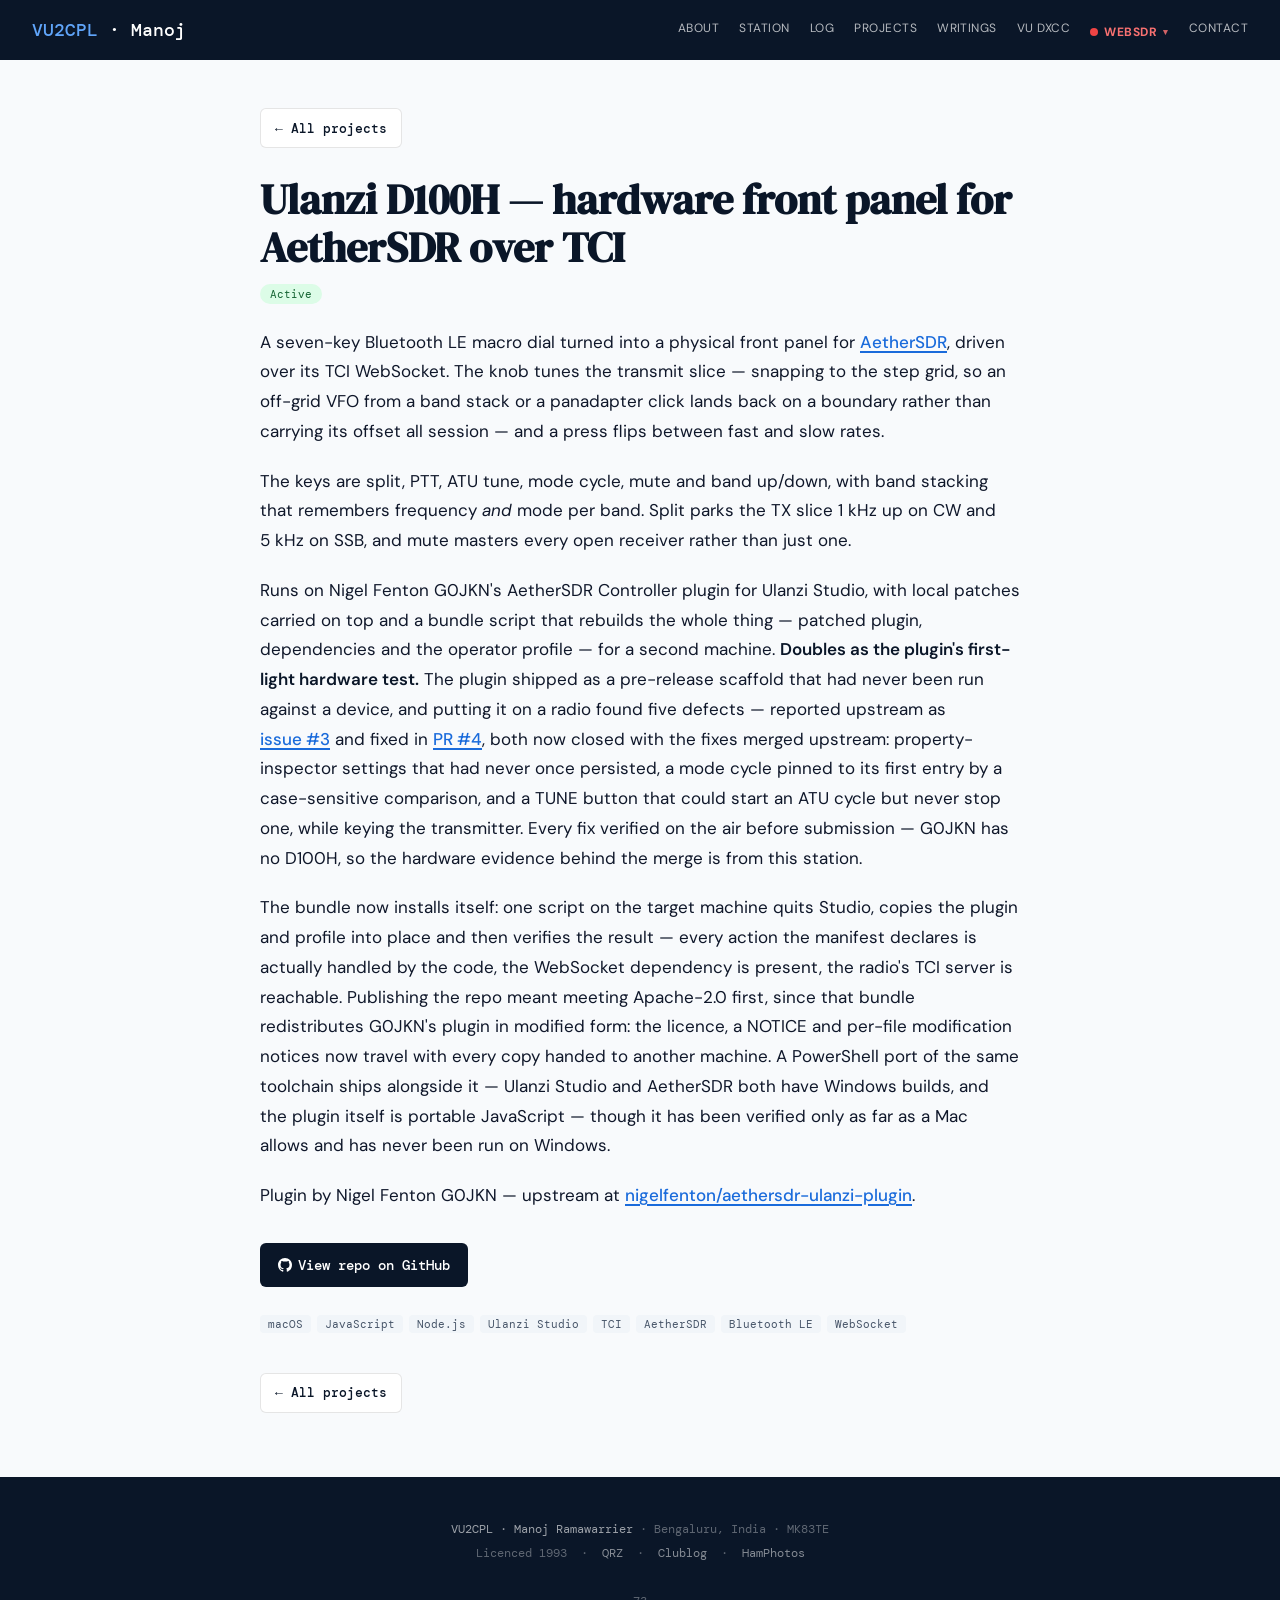
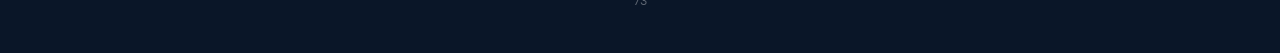
<file: projects/ulanzi-d100h/index.html>
<!DOCTYPE html>
<html lang="en">
<head>
<meta charset="UTF-8">
<meta name="viewport" content="width=device-width, initial-scale=1.0">
<title>Ulanzi D100H — hardware front panel for AetherSDR over TCI · VU2CPL</title>
<meta name="description" content="A seven-key Bluetooth LE macro dial turned into a physical front panel for AetherSDR, driven over its TCI WebSocket. The knob tunes the transmit slice —…">
<link rel="preconnect" href="https://fonts.googleapis.com">
<link rel="preconnect" href="https://fonts.gstatic.com" crossorigin>
<link href="https://fonts.googleapis.com/css2?family=DM+Serif+Display:ital@0;1&family=DM+Mono:wght@400;500&family=DM+Sans:wght@300;400;500&display=swap" rel="stylesheet">
<link rel="stylesheet" href="/assets/site.css">
<!-- Cloudflare Web Analytics --><script type='module' src='https://static.cloudflareinsights.com/beacon.min.js' data-cf-beacon='{"token": "bb5c13644c834a9fb621de380f7e5597"}'></script><!-- End Cloudflare Web Analytics -->
</head>
<body>

<nav>
  <a class="nav-logo" href="/"><span>VU2CPL</span> · Manoj</a>
  <div class="nav-links">
    <a href="/#about">About</a>
    <a href="/#station">Station</a>
    <a href="/#log">Log</a>
    <a href="/#projects">Projects</a>
    <a href="/#writings">Writings</a>
    <a href="/dxcc/">VU DXCC</a>
    <details class="nav-dd">
      <summary title="Listen live on VU2CPL's WebSDR — HF and VHF">WebSDR</summary>
      <div class="nav-dd-menu">
        <a href="https://vu2cpl.tunnel.ubersdr.org/?freq=7150000&amp;mode=lsb&amp;bwl=-2700&amp;bwh=-50&amp;zoom_freq=7150000&amp;zoom_bw=500.0" target="_blank" rel="noopener" title="HF WebSDR — RX-888 + LZ1AQ active loop, 0–30 MHz">HF — 0–30 MHz</a>
        <a href="https://vu2cpl.ddns.net:8873/" target="_blank" rel="noopener" title="VHF WebSDR — 2 m / 70 cm / airband / FM, SDRplay RSP2 + MSi2500 (OpenWebRX+)">VHF — 2 m / 70 cm / air / FM</a>
      </div>
    </details>
    <a href="/#contact">Contact</a>
  </div>
</nav>

<main class="proj-page">
  <a class="proj-back" href="/#projects">&larr; All projects</a>
  <h1>Ulanzi D100H — hardware front panel for AetherSDR over TCI</h1>
  <div class="proj-meta"><span class="status-badge status-active">Active</span></div>
  <div class="proj-body">
    <p>A seven-key Bluetooth LE macro dial turned into a physical front panel for <a href="https://aethersdr.com/" target="_blank" rel="noopener" style="color:var(--accent);">AetherSDR</a>, driven over its TCI WebSocket. The knob tunes the transmit slice — snapping to the step grid, so an off-grid VFO from a band stack or a panadapter click lands back on a boundary rather than carrying its offset all session — and a press flips between fast and slow rates.</p>
    <p>The keys are split, PTT, ATU tune, mode cycle, mute and band up/down, with band stacking that remembers frequency <em>and</em> mode per band. Split parks the TX slice 1&nbsp;kHz up on CW and 5&nbsp;kHz on SSB, and mute masters every open receiver rather than just one.</p>
    <p>Runs on Nigel Fenton G0JKN's AetherSDR Controller plugin for Ulanzi Studio, with local patches carried on top and a bundle script that rebuilds the whole thing — patched plugin, dependencies and the operator profile — for a second machine. <strong>Doubles as the plugin's first-light hardware test.</strong> The plugin shipped as a pre-release scaffold that had never been run against a device, and putting it on a radio found five defects — reported upstream as <a href="https://github.com/nigelfenton/aethersdr-ulanzi-plugin/issues/3" target="_blank" rel="noopener" style="color:var(--accent);">issue&nbsp;#3</a> and fixed in <a href="https://github.com/nigelfenton/aethersdr-ulanzi-plugin/pull/4" target="_blank" rel="noopener" style="color:var(--accent);">PR&nbsp;#4</a>, both now closed with the fixes merged upstream: property-inspector settings that had never once persisted, a mode cycle pinned to its first entry by a case-sensitive comparison, and a TUNE button that could start an ATU cycle but never stop one, while keying the transmitter. Every fix verified on the air before submission — G0JKN has no D100H, so the hardware evidence behind the merge is from this station.</p>
    <p>The bundle now installs itself: one script on the target machine quits Studio, copies the plugin and profile into place and then verifies the result — every action the manifest declares is actually handled by the code, the WebSocket dependency is present, the radio's TCI server is reachable. Publishing the repo meant meeting Apache-2.0 first, since that bundle redistributes G0JKN's plugin in modified form: the licence, a NOTICE and per-file modification notices now travel with every copy handed to another machine. A PowerShell port of the same toolchain ships alongside it — Ulanzi Studio and AetherSDR both have Windows builds, and the plugin itself is portable JavaScript — though it has been verified only as far as a Mac allows and has never been run on Windows.</p>
    <p>Plugin by Nigel Fenton G0JKN — upstream at <a href="https://github.com/nigelfenton/aethersdr-ulanzi-plugin" target="_blank" rel="noopener" style="color:var(--accent);">nigelfenton/aethersdr-ulanzi-plugin</a>.</p>
  </div>
  <div class="proj-actions">
        <a class="repo-btn" href="https://github.com/vu2cpl/ulanzi-d100h-aethersdr" target="_blank" rel="noopener">
          <svg width="14" height="14" viewBox="0 0 16 16" fill="currentColor" aria-hidden="true"><path d="M8 0C3.58 0 0 3.58 0 8c0 3.54 2.29 6.53 5.47 7.59.4.07.55-.17.55-.38 0-.19-.01-.82-.01-1.49-2.01.37-2.53-.49-2.69-.94-.09-.23-.48-.94-.82-1.13-.28-.15-.68-.52-.01-.53.63-.01 1.08.58 1.23.82.72 1.21 1.87.87 2.33.66.07-.52.28-.87.51-1.07-1.78-.2-3.64-.89-3.64-3.95 0-.87.31-1.59.82-2.15-.08-.2-.36-1.02.08-2.12 0 0 .67-.21 2.2.82.64-.18 1.32-.27 2-.27.68 0 1.36.09 2 .27 1.53-1.04 2.2-.82 2.2-.82.44 1.1.16 1.92.08 2.12.51.56.82 1.27.82 2.15 0 3.07-1.87 3.75-3.65 3.95.29.25.54.73.54 1.48 0 1.07-.01 1.93-.01 2.2 0 .21.15.46.55.38A8.013 8.013 0 0016 8c0-4.42-3.58-8-8-8z"/></svg>
          View repo on GitHub
        </a>
  </div>
  <div class="project-tags"><span class="proj-tag">macOS</span><span class="proj-tag">JavaScript</span><span class="proj-tag">Node.js</span><span class="proj-tag">Ulanzi Studio</span><span class="proj-tag">TCI</span><span class="proj-tag">AetherSDR</span><span class="proj-tag">Bluetooth LE</span><span class="proj-tag">WebSocket</span></div>
  <a class="proj-back proj-back-bottom" href="/#projects">&larr; All projects</a>
</main>

<footer>
  <span>VU2CPL · Manoj Ramawarrier</span> · Bengaluru, India · MK83TE<br>
  Licenced 1993 &nbsp;·&nbsp;
  <a href="https://www.qrz.com/db/VU2CPL">QRZ</a> &nbsp;·&nbsp;
  <a href="https://clublog.org/logsearch/VU2CPL">Clublog</a> &nbsp;·&nbsp;
  <a href="https://hamphotos.com">HamPhotos</a>
  <br><br>73
</footer>


<!-- Lightbox: click any .shack-zoom anchor to open at full resolution -->
<div id="lightbox" class="lightbox" role="dialog" aria-hidden="true" aria-label="Screenshot viewer">
  <button type="button" class="lightbox-close" aria-label="Close">&times;</button>
  <img alt="">
  <div class="lightbox-caption"></div>
</div>
<script src="/assets/lightbox.js"></script>

</body>
</html>
</file>
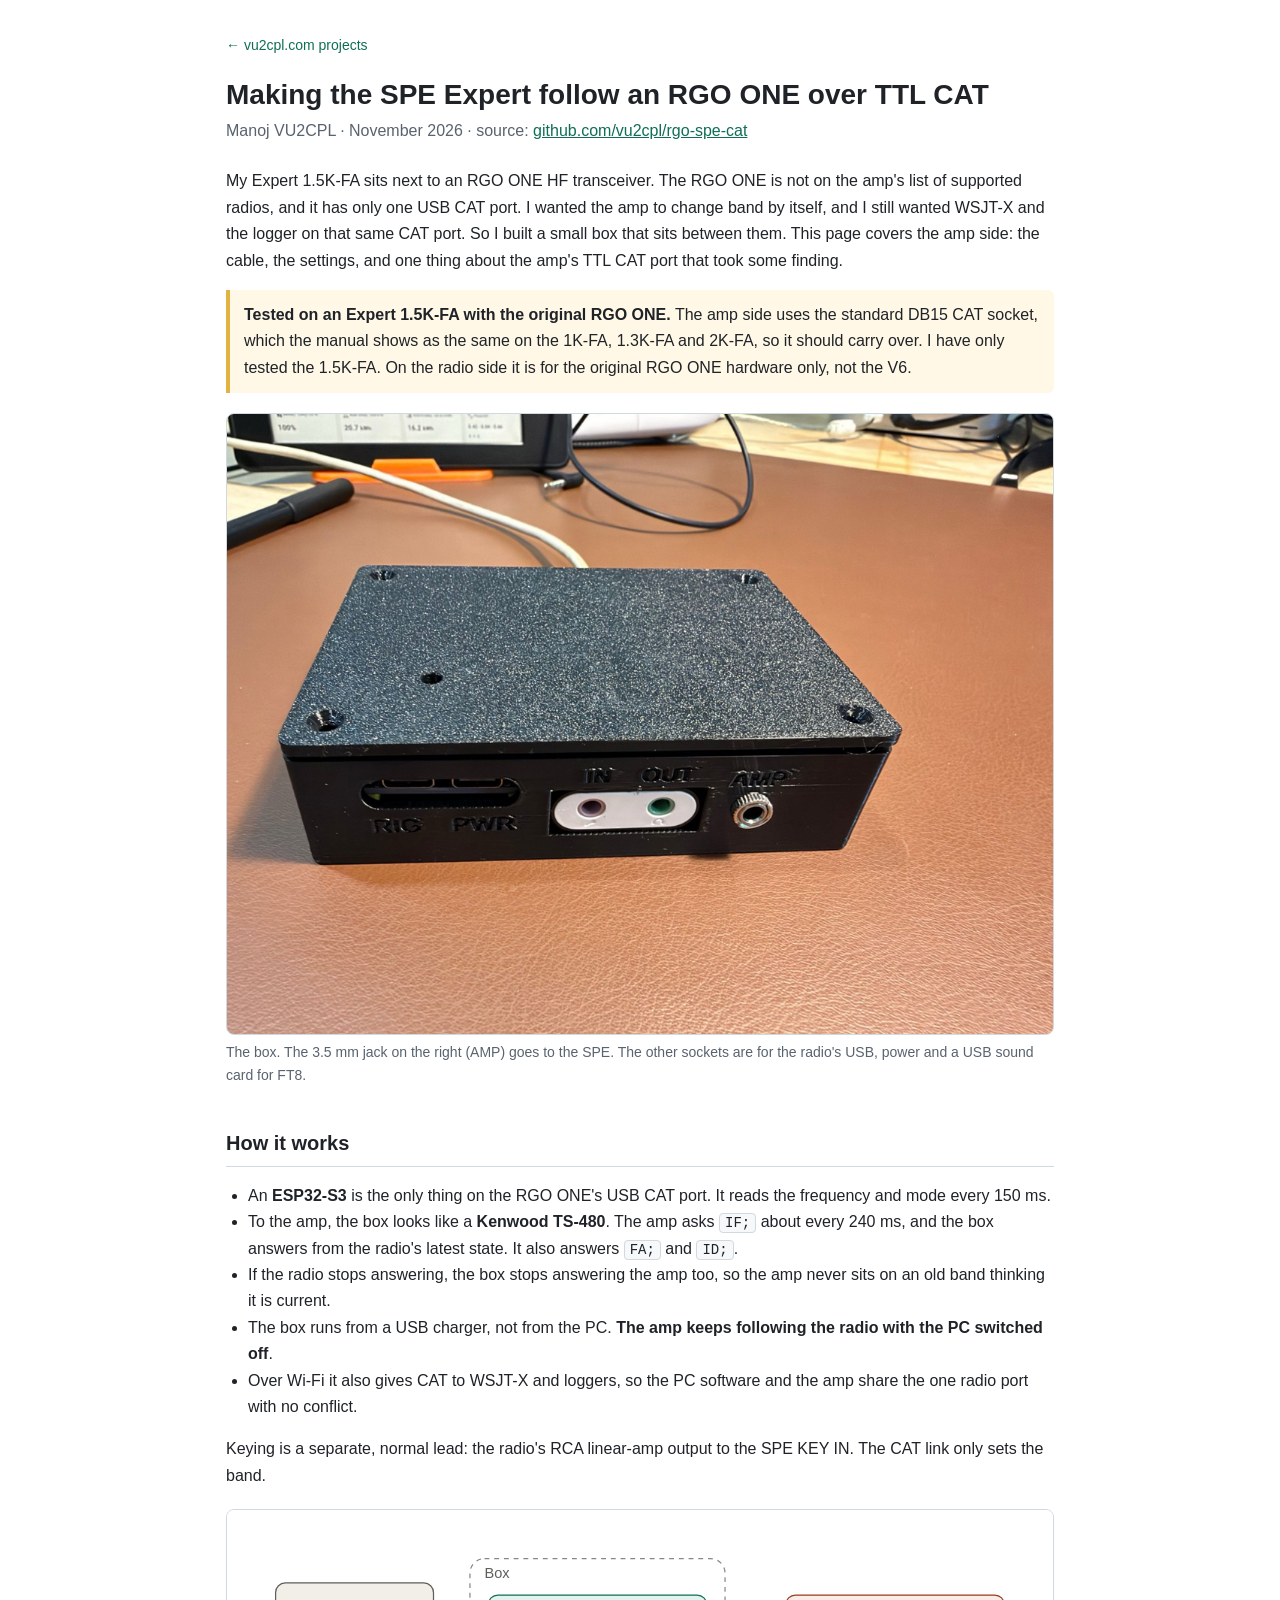
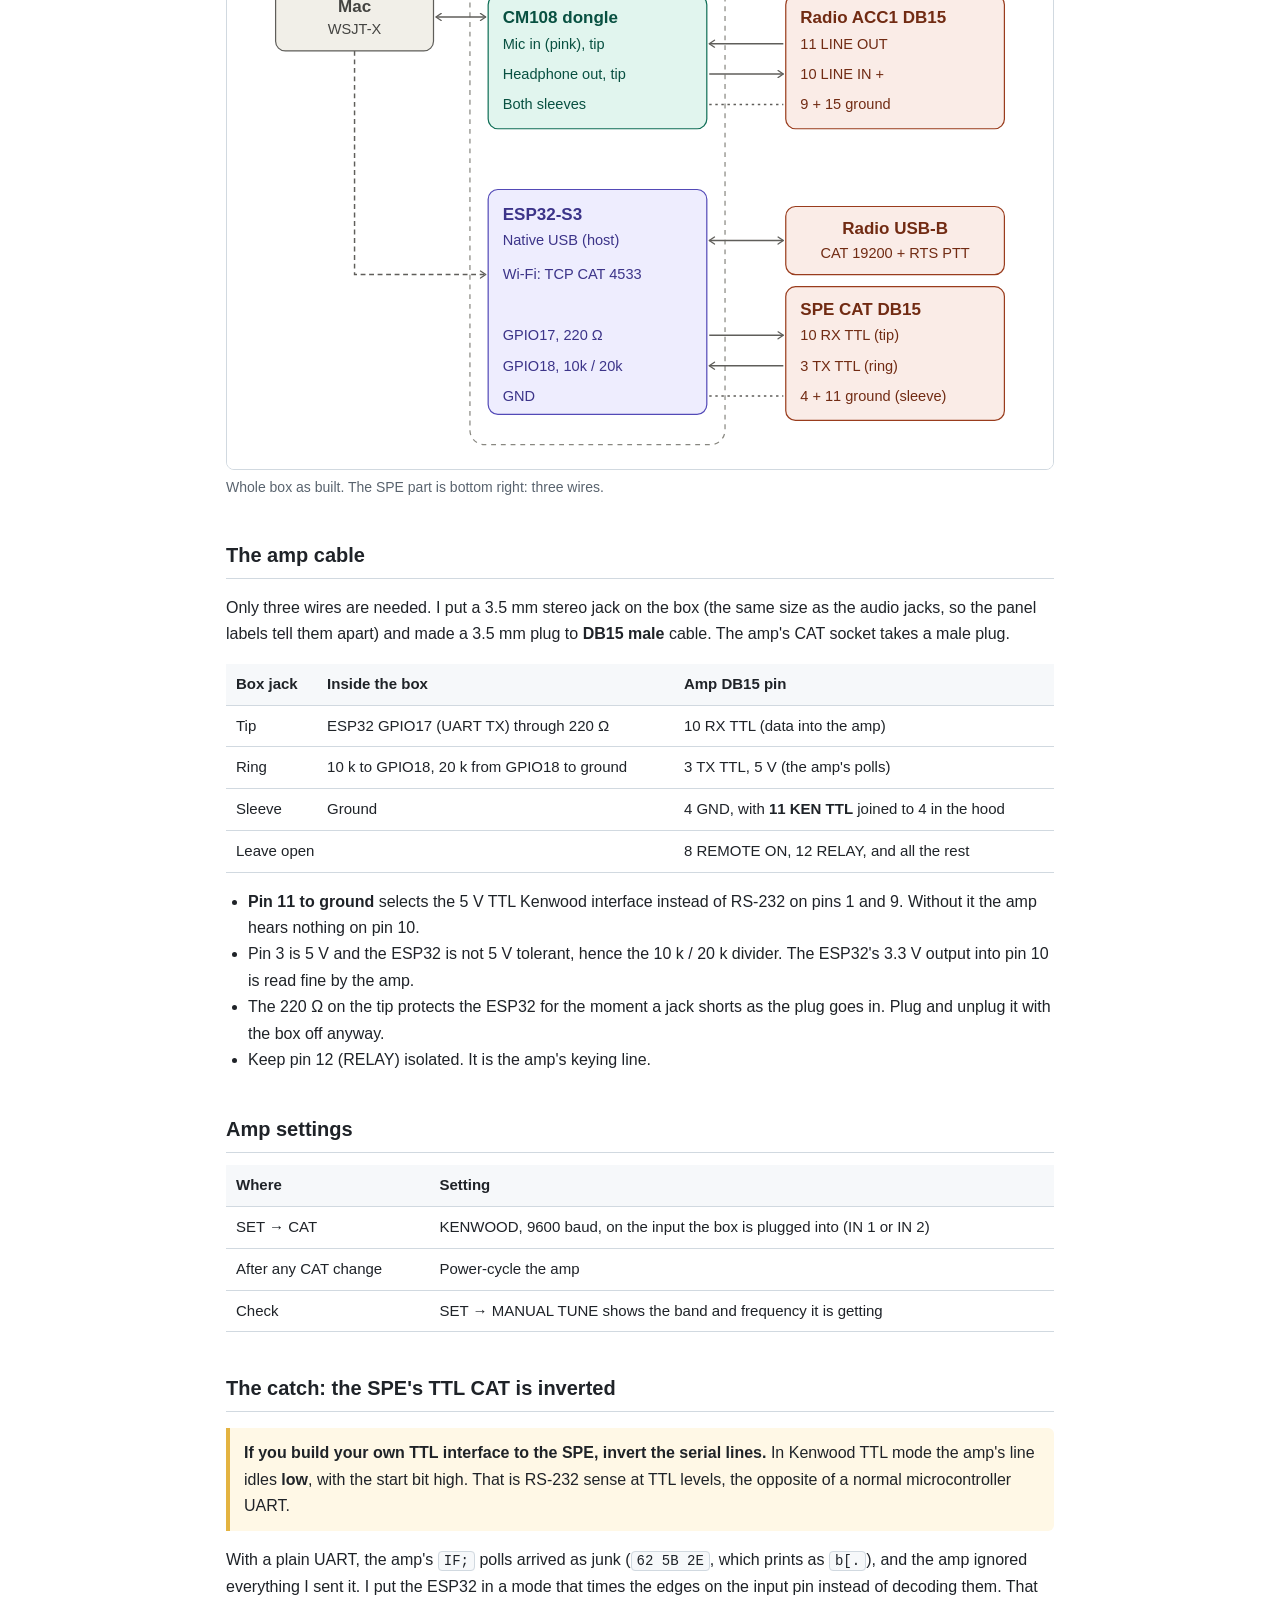
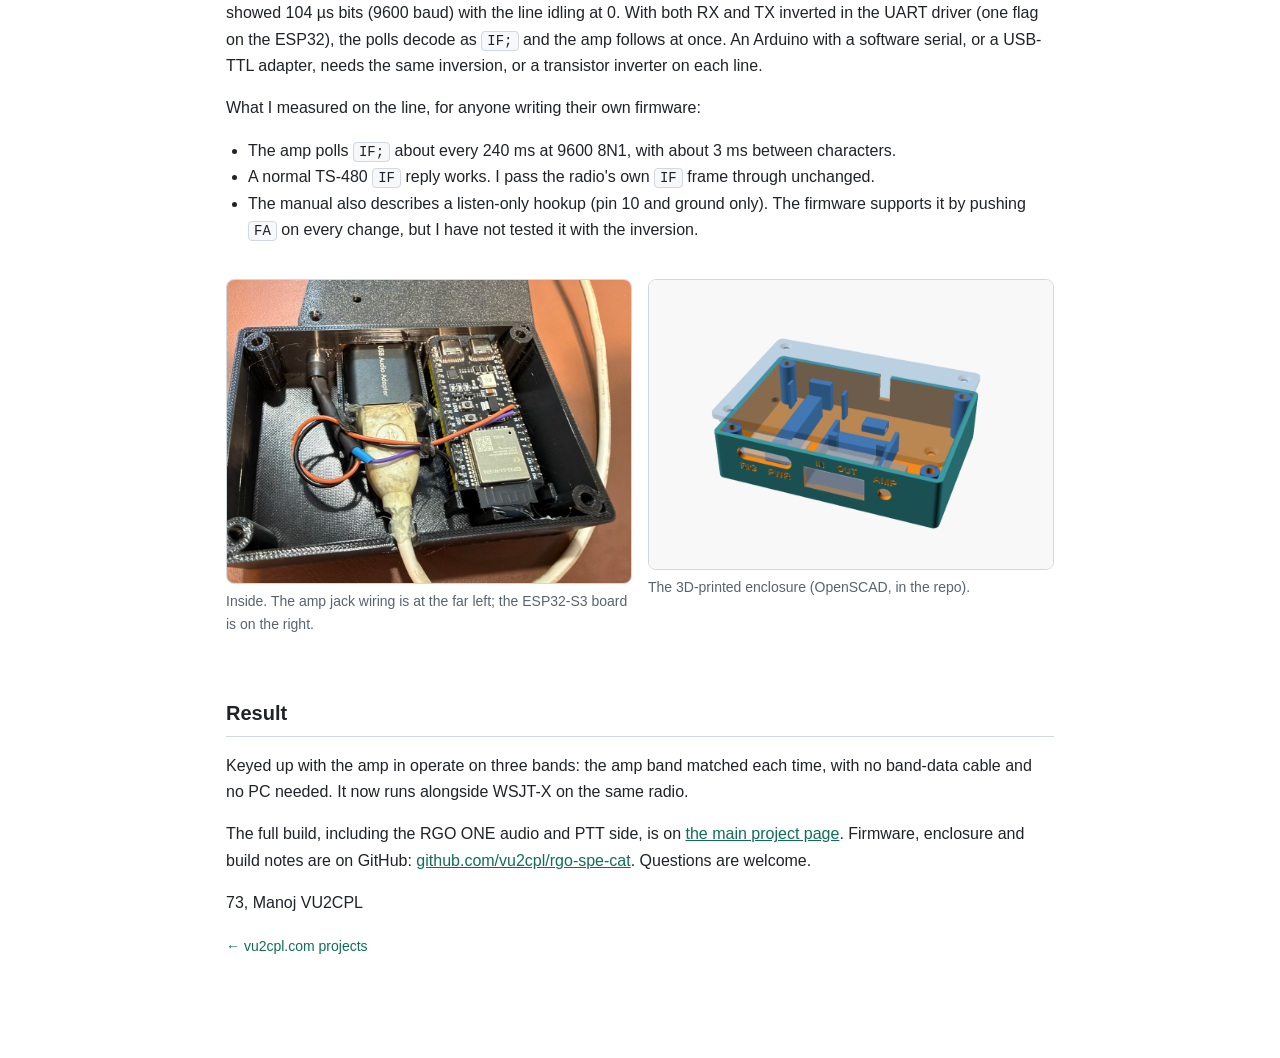
<file: projects/rgo-spe-cat/spe.html>
<!doctype html>
<html lang="en">
<head>
<meta charset="utf-8">
<meta name="viewport" content="width=device-width, initial-scale=1">
<title>SPE Expert following the RGO ONE · VU2CPL</title>
<meta name="description" content="How an SPE Expert 1.5K-FA follows an RGO ONE over 5 V TTL Kenwood CAT, with a three-wire cable and a small ESP32-S3 box.">
<meta property="og:title" content="SPE Expert following the RGO ONE — VU2CPL">
<meta property="og:description" content="How an SPE Expert 1.5K-FA follows an RGO ONE over 5 V TTL Kenwood CAT, with a three-wire cable and a small ESP32-S3 box.">
<meta property="og:image" content="https://vu2cpl.com/projects/rgo-spe-cat/front.jpg">
<!-- Cloudflare Web Analytics --><script type='module' src='https://static.cloudflareinsights.com/beacon.min.js' data-cf-beacon='{"token": "bb5c13644c834a9fb621de380f7e5597"}'></script><!-- End Cloudflare Web Analytics -->
<style>
:root{--bg:#ffffff;--fg:#1f2328;--muted:#59636e;--line:#d1d9e0;--card:#f6f8fa;--accent:#0f6e56;--warn-bg:#fff8e6;--warn-line:#e3b341}
@media (prefers-color-scheme: dark){:root{--bg:#0d1117;--fg:#e6edf3;--muted:#9198a1;--line:#30363d;--card:#161b22;--accent:#5dcaa5;--warn-bg:#2b2111;--warn-line:#9e6a03}}
*{box-sizing:border-box}
body{margin:0;background:var(--bg);color:var(--fg);font:16px/1.65 -apple-system,"Segoe UI",Helvetica,Arial,sans-serif}
main{max-width:860px;margin:0 auto;padding:32px 16px 64px}
h1{font-size:28px;line-height:1.25;margin:0 0 6px}
h2{font-size:20px;margin:40px 0 10px;padding-bottom:6px;border-bottom:1px solid var(--line)}
.by{color:var(--muted);margin:0 0 24px}
figure{margin:20px 0}
figure img{display:block;width:100%;height:auto;border:1px solid var(--line);border-radius:8px;background:#fff}
figcaption{color:var(--muted);font-size:14px;margin-top:6px}
code{font:14px ui-monospace,SFMono-Regular,Menlo,monospace;background:var(--card);border:1px solid var(--line);border-radius:4px;padding:1px 5px}
table{width:100%;border-collapse:collapse;font-size:15px;margin:12px 0}
th,td{text-align:left;padding:8px 10px;border-bottom:1px solid var(--line);vertical-align:top}
th{background:var(--card)}
.tip{background:var(--warn-bg);border-left:4px solid var(--warn-line);padding:12px 14px;margin:16px 0;border-radius:0 6px 6px 0}
.grid{display:grid;grid-template-columns:1fr 1fr;gap:16px}
@media (max-width:640px){.grid{grid-template-columns:1fr}}
a{color:var(--accent)}
.back{display:inline-block;font-size:14px;margin-bottom:20px;text-decoration:none}
ul{padding-left:22px}
</style>
</head>
<body>
<main>
<a class="back" href="/#projects">&larr; vu2cpl.com projects</a>
<h1>Making the SPE Expert follow an RGO ONE over TTL CAT</h1>
<p class="by">Manoj VU2CPL · November 2026 · source: <a href="https://github.com/vu2cpl/rgo-spe-cat">github.com/vu2cpl/rgo-spe-cat</a></p>

<p>My Expert 1.5K-FA sits next to an RGO ONE HF transceiver. The RGO ONE is not on the amp's list of supported radios, and it has only one USB CAT port. I wanted the amp to change band by itself, and I still wanted WSJT-X and the logger on that same CAT port. So I built a small box that sits between them. This page covers the amp side: the cable, the settings, and one thing about the amp's TTL CAT port that took some finding.</p>

<div class="tip"><b>Tested on an Expert 1.5K-FA with the original RGO ONE.</b> The amp side uses the standard DB15 CAT socket, which the manual shows as the same on the 1K-FA, 1.3K-FA and 2K-FA, so it should carry over. I have only tested the 1.5K-FA. On the radio side it is for the original RGO ONE hardware only, not the V6.</div>

<figure>
<img loading="lazy" src="front.jpg" alt="The finished box, front panel">
<figcaption>The box. The 3.5 mm jack on the right (AMP) goes to the SPE. The other sockets are for the radio's USB, power and a USB sound card for FT8.</figcaption>
</figure>

<h2>How it works</h2>
<ul>
<li>An <b>ESP32-S3</b> is the only thing on the RGO ONE's USB CAT port. It reads the frequency and mode every 150 ms.</li>
<li>To the amp, the box looks like a <b>Kenwood TS-480</b>. The amp asks <code>IF;</code> about every 240 ms, and the box answers from the radio's latest state. It also answers <code>FA;</code> and <code>ID;</code>.</li>
<li>If the radio stops answering, the box stops answering the amp too, so the amp never sits on an old band thinking it is current.</li>
<li>The box runs from a USB charger, not from the PC. <b>The amp keeps following the radio with the PC switched off</b>.</li>
<li>Over Wi-Fi it also gives CAT to WSJT-X and loggers, so the PC software and the amp share the one radio port with no conflict.</li>
</ul>
<p>Keying is a separate, normal lead: the radio's RCA linear-amp output to the SPE KEY IN. The CAT link only sets the band.</p>

<figure>
<img loading="lazy" src="wiring.svg" alt="Wiring diagram: PC, sound card, ESP32-S3, radio ACC1, radio USB-B, SPE CAT DB15">
<figcaption>Whole box as built. The SPE part is bottom right: three wires.</figcaption>
</figure>

<h2>The amp cable</h2>
<p>Only three wires are needed. I put a 3.5 mm stereo jack on the box (the same size as the audio jacks, so the panel labels tell them apart) and made a 3.5 mm plug to <b>DB15 male</b> cable. The amp's CAT socket takes a male plug.</p>
<table>
<tr><th>Box jack</th><th>Inside the box</th><th>Amp DB15 pin</th></tr>
<tr><td>Tip</td><td>ESP32 GPIO17 (UART TX) through 220 Ω</td><td>10 RX TTL (data into the amp)</td></tr>
<tr><td>Ring</td><td>10 k to GPIO18, 20 k from GPIO18 to ground</td><td>3 TX TTL, 5 V (the amp's polls)</td></tr>
<tr><td>Sleeve</td><td>Ground</td><td>4 GND, with <b>11 KEN TTL</b> joined to 4 in the hood</td></tr>
<tr><td colspan="2">Leave open</td><td>8 REMOTE ON, 12 RELAY, and all the rest</td></tr>
</table>
<ul>
<li><b>Pin 11 to ground</b> selects the 5 V TTL Kenwood interface instead of RS-232 on pins 1 and 9. Without it the amp hears nothing on pin 10.</li>
<li>Pin 3 is 5 V and the ESP32 is not 5 V tolerant, hence the 10 k / 20 k divider. The ESP32's 3.3 V output into pin 10 is read fine by the amp.</li>
<li>The 220 Ω on the tip protects the ESP32 for the moment a jack shorts as the plug goes in. Plug and unplug it with the box off anyway.</li>
<li>Keep pin 12 (RELAY) isolated. It is the amp's keying line.</li>
</ul>

<h2>Amp settings</h2>
<table>
<tr><th>Where</th><th>Setting</th></tr>
<tr><td>SET → CAT</td><td>KENWOOD, 9600 baud, on the input the box is plugged into (IN 1 or IN 2)</td></tr>
<tr><td>After any CAT change</td><td>Power-cycle the amp</td></tr>
<tr><td>Check</td><td>SET → MANUAL TUNE shows the band and frequency it is getting</td></tr>
</table>

<h2>The catch: the SPE's TTL CAT is inverted</h2>
<div class="tip"><b>If you build your own TTL interface to the SPE, invert the serial lines.</b> In Kenwood TTL mode the amp's line idles <b>low</b>, with the start bit high. That is RS-232 sense at TTL levels, the opposite of a normal microcontroller UART.</div>
<p>With a plain UART, the amp's <code>IF;</code> polls arrived as junk (<code>62 5B 2E</code>, which prints as <code>b[.</code>), and the amp ignored everything I sent it. I put the ESP32 in a mode that times the edges on the input pin instead of decoding them. That showed 104 µs bits (9600 baud) with the line idling at 0. With both RX and TX inverted in the UART driver (one flag on the ESP32), the polls decode as <code>IF;</code> and the amp follows at once. An Arduino with a software serial, or a USB-TTL adapter, needs the same inversion, or a transistor inverter on each line.</p>
<p>What I measured on the line, for anyone writing their own firmware:</p>
<ul>
<li>The amp polls <code>IF;</code> about every 240 ms at 9600 8N1, with about 3 ms between characters.</li>
<li>A normal TS-480 <code>IF</code> reply works. I pass the radio's own <code>IF</code> frame through unchanged.</li>
<li>The manual also describes a listen-only hookup (pin 10 and ground only). The firmware supports it by pushing <code>FA</code> on every change, but I have not tested it with the inversion.</li>
</ul>

<div class="grid">
<figure><img loading="lazy" src="inside.jpg" alt="Inside the box"><figcaption>Inside. The amp jack wiring is at the far left; the ESP32-S3 board is on the right.</figcaption></figure>
<figure><img loading="lazy" src="enclosure.png" alt="3D render of the enclosure"><figcaption>The 3D-printed enclosure (OpenSCAD, in the repo).</figcaption></figure>
</div>

<h2>Result</h2>
<p>Keyed up with the amp in operate on three bands: the amp band matched each time, with no band-data cable and no PC needed. It now runs alongside WSJT-X on the same radio.</p>
<p>The full build, including the RGO ONE audio and PTT side, is on <a href="./">the main project page</a>. Firmware, enclosure and build notes are on GitHub: <a href="https://github.com/vu2cpl/rgo-spe-cat">github.com/vu2cpl/rgo-spe-cat</a>. Questions are welcome.</p>
<p>73, Manoj VU2CPL</p>
<p><a class="back" href="/#projects">&larr; vu2cpl.com projects</a></p>
</main>
</body>
</html>
</file>
<file: assets/site.css>
*, *::before, *::after { box-sizing: border-box; margin: 0; padding: 0; }
  :root {
    --navy: #0a1628; --navy2: #132040; --accent: #1a6bdb; --accent2: #3b82f6;
    --text: #0f172a; --muted: #64748b; --border: rgba(0,0,0,0.1);
    --card-bg: #ffffff; --bg: #f8fafc;
    --serif: 'DM Serif Display', serif;
    --sans: 'DM Sans', sans-serif;
    --mono: 'DM Mono', monospace;
  }
  html { scroll-behavior: smooth; }
  body { font-family: var(--sans); background: var(--bg); color: var(--text); }
  nav { background: var(--navy); padding: 0 2rem; display: flex; align-items: center; justify-content: space-between; height: 60px; position: sticky; top: 0; z-index: 100; }
  .nav-logo { font-family: var(--mono); font-size: 18px; font-weight: 500; color: #fff; text-decoration: none; }
  .nav-logo span { color: #60a5fa; }
  .nav-links { display: flex; gap: 1.25rem; flex-wrap: wrap; }
  .nav-links a { color: rgba(255,255,255,0.7); text-decoration: none; font-size: 12px; letter-spacing: 0.04em; text-transform: uppercase; transition: color 0.15s; }
  .nav-links a:hover { color: #fff; }
  .nav-links a.nav-live { color: #f87171; font-weight: 700; display: inline-flex; align-items: center; gap: 6px; }
  .nav-links a.nav-live::before { content: ''; width: 8px; height: 8px; border-radius: 50%; background: #ef4444; display: inline-block; animation: blink 1.4s infinite; }
  .nav-links a.nav-live:hover { color: #fca5a5; }
  /* WebSDR HF/VHF dropdown (native <details>, no JS) */
  .nav-dd { position: relative; }
  .nav-dd > summary { list-style: none; cursor: pointer; color: #f87171; font-weight: 700; font-size: 12px; letter-spacing: 0.04em; text-transform: uppercase; display: inline-flex; align-items: center; gap: 6px; }
  .nav-dd > summary::-webkit-details-marker { display: none; }
  .nav-dd > summary::before { content: ''; width: 8px; height: 8px; border-radius: 50%; background: #ef4444; display: inline-block; animation: blink 1.4s infinite; }
  .nav-dd > summary::after { content: '▾'; font-size: 9px; opacity: 0.85; }
  .nav-dd[open] > summary::after { content: '▴'; }
  .nav-dd > summary:hover { color: #fca5a5; }
  .nav-dd-menu { position: absolute; top: calc(100% + 10px); left: 0; z-index: 200; display: flex; flex-direction: column; min-width: 190px; max-width: calc(100vw - 24px); background: var(--navy2); border: 1px solid rgba(255,255,255,0.12); border-radius: 10px; padding: 6px; box-shadow: 0 12px 28px rgba(0,0,0,0.45); }
  .nav-dd-menu a { color: rgba(255,255,255,0.85); text-decoration: none; padding: 9px 11px; border-radius: 7px; font-size: 12px; letter-spacing: 0.04em; text-transform: uppercase; transition: background 0.15s, color 0.15s; }
  .nav-dd-menu a:hover { background: rgba(255,255,255,0.08); color: #fff; }
  .hero { background: var(--navy); padding: 5rem 2rem 4rem; }
  .hero-inner { max-width: 900px; margin: 0 auto; display: flex; justify-content: space-between; align-items: flex-start; gap: 2rem; flex-wrap: wrap; }
  .hero-left { flex: 1; min-width: 280px; }
  .hero-tag { display: inline-flex; align-items: center; gap: 6px; font-family: var(--mono); font-size: 11px; font-weight: 500; color: #60a5fa; letter-spacing: 0.1em; text-transform: uppercase; margin-bottom: 1.25rem; }
  .hero-tag::before { content: ''; width: 8px; height: 8px; border-radius: 50%; background: #22c55e; display: inline-block; animation: blink 1.4s infinite; }
  @keyframes blink { 0%,100%{opacity:1}50%{opacity:0.3} }
  .hero h1 { font-family: var(--serif); font-size: 52px; color: #fff; line-height: 1.08; margin-bottom: 0.5rem; }
  .hero h1 em { font-style: italic; color: #93c5fd; }
  .hero-sub { font-size: 15px; color: rgba(255,255,255,0.55); margin-bottom: 2rem; font-family: var(--mono); letter-spacing: 0.04em; }
  .hero-badges { display: flex; flex-wrap: wrap; gap: 8px; }
  .badge { padding: 5px 12px; border-radius: 20px; font-size: 12px; font-weight: 500; font-family: var(--mono); border: 1px solid; }
  .badge-blue  { background: rgba(59,130,246,0.15); border-color: rgba(96,165,250,0.4); color: #93c5fd; }
  .badge-green { background: rgba(34,197,94,0.1); border-color: rgba(34,197,94,0.3); color: #86efac; }
  .badge-amber { background: rgba(217,119,6,0.15); border-color: rgba(251,191,36,0.3); color: #fcd34d; }
  .badge-pink  { background: rgba(236,72,153,0.12); border-color: rgba(236,72,153,0.3); color: #f9a8d4; }
  .hero-stats { display: flex; gap: 1.25rem; flex-direction: column; align-items: flex-end; }
  .stat-card { background: rgba(255,255,255,0.06); border: 0.5px solid rgba(255,255,255,0.12); border-radius: 10px; padding: 0.85rem 1.25rem; min-width: 145px; text-align: right; }
  .stat-val { font-family: var(--mono); font-size: 18px; color: #fff; font-weight: 500; }
  .stat-lbl { font-size: 11px; color: rgba(255,255,255,0.45); letter-spacing: 0.06em; text-transform: uppercase; margin-top: 2px; }
  .divider { border: none; border-top: 0.5px solid var(--border); }
  section { padding: 4rem 2rem; max-width: 900px; margin: 0 auto; }
  .section-label { font-family: var(--mono); font-size: 11px; font-weight: 500; color: var(--accent2); letter-spacing: 0.1em; text-transform: uppercase; margin-bottom: 0.5rem; }
  h2 { font-family: var(--serif); font-size: 32px; color: var(--text); margin-bottom: 1.5rem; line-height: 1.15; }
  .about-grid { display: grid; grid-template-columns: 1fr 1fr; gap: 2rem; }
  .about-text p { font-size: 15px; line-height: 1.8; color: #334155; margin-bottom: 1rem; }
  .about-details { display: flex; flex-direction: column; }
  .detail-row { display: flex; justify-content: space-between; align-items: baseline; padding: 9px 0; border-bottom: 0.5px solid var(--border); gap: 8px; }
  .detail-row:last-child { border-bottom: none; }
  .detail-key { font-size: 11px; color: var(--muted); text-transform: uppercase; letter-spacing: 0.06em; font-family: var(--mono); flex-shrink: 0; }
  .detail-val { font-size: 13px; font-weight: 500; color: var(--text); font-family: var(--mono); text-align: right; }
  .dxped-list { display: flex; flex-direction: column; gap: 10px; margin-top: 1.5rem; }
  .dxped-item { background: var(--card-bg); border: 0.5px solid var(--border); border-radius: 8px; padding: 0.75rem 1rem; display: flex; justify-content: space-between; align-items: center; gap: 1rem; flex-wrap: wrap; }
  .dxped-call { font-family: var(--mono); font-weight: 500; font-size: 14px; color: var(--accent); }
  .dxped-desc { font-size: 13px; color: #334155; flex: 1; }
  .dxped-year { font-family: var(--mono); font-size: 12px; color: var(--muted); white-space: nowrap; }
  .awards-row { display: flex; flex-wrap: wrap; gap: 8px; margin-top: 0.5rem; }
  .award-badge { background: #eff6ff; border: 0.5px solid #bfdbfe; border-radius: 6px; padding: 4px 12px; font-family: var(--mono); font-size: 12px; font-weight: 500; color: #1e40af; }
  .shack-photo-wrap { margin-top: 1.5rem; border-radius: 10px; overflow: hidden; border: 0.5px solid var(--border); }
  .shack-photo-wrap img { width: 100%; display: block; max-height: 280px; object-fit: cover; object-position: center top; }
  .shack-photo-cap { font-family: var(--mono); font-size: 11px; color: var(--muted); padding: 8px 12px; background: #f8fafc; border-top: 0.5px solid var(--border); }
  .shack-gallery { margin-top: 1.5rem; display: grid; grid-template-columns: 1fr 1fr; gap: 12px; }
  @media (max-width: 720px) { .shack-gallery { grid-template-columns: 1fr; } }
  .shack-gallery figure { margin: 0; border-radius: 10px; overflow: hidden; border: 0.5px solid var(--border); background: var(--card-bg); }
  a.shack-zoom { display: block; cursor: zoom-in; position: relative; }
  a.shack-zoom::after {
    content: "⤢";
    position: absolute; top: 8px; right: 10px;
    font-size: 14px; line-height: 1;
    width: 26px; height: 26px;
    display: flex; align-items: center; justify-content: center;
    color: #fff; background: rgba(10, 22, 40, 0.55);
    border-radius: 50%;
    opacity: 0; transition: opacity 0.15s;
  }
  a.shack-zoom:hover::after { opacity: 1; }
  .shack-gallery img { width: 100%; display: block; aspect-ratio: 16 / 9; object-fit: cover; object-position: center; }
  .shack-gallery figcaption { font-family: var(--mono); font-size: 11px; color: var(--muted); padding: 8px 12px; background: #f8fafc; border-top: 0.5px solid var(--border); }
  .shack-credit { margin-top: 8px; font-family: var(--mono); font-size: 10px; color: var(--muted); text-align: right; letter-spacing: 0.04em; }
  .shack-credit a { color: var(--muted); text-decoration: none; border-bottom: 0.5px dotted var(--muted); }
  .shack-credit a:hover { color: var(--accent); border-bottom-color: var(--accent); }
  .qsl-banner { margin: 1.25rem auto 2rem; max-width: 720px; border-radius: 10px; overflow: hidden; border: 0.5px solid var(--border); box-shadow: 0 1px 3px rgba(10,22,40,0.06); }
  .qsl-banner img { width: 100%; display: block; }

  /* Inline lightbox — single shared overlay, no external JS library */
  .lightbox {
    position: fixed; inset: 0;
    background: rgba(10, 22, 40, 0.92);
    display: none; align-items: center; justify-content: center;
    z-index: 1000;
    padding: 24px;
    cursor: zoom-out;
  }
  .lightbox.open { display: flex; }
  .lightbox img {
    max-width: 100%; max-height: 100%;
    object-fit: contain;
    border-radius: 6px;
    box-shadow: 0 10px 40px rgba(0, 0, 0, 0.5);
  }
  .lightbox-close {
    position: absolute; top: 16px; right: 20px;
    width: 36px; height: 36px;
    display: flex; align-items: center; justify-content: center;
    background: rgba(255, 255, 255, 0.12);
    color: #fff; font-size: 22px; line-height: 1;
    border: none; border-radius: 50%;
    cursor: pointer;
  }
  .lightbox-close:hover { background: rgba(255, 255, 255, 0.22); }
  .lightbox-caption {
    position: absolute; bottom: 18px; left: 0; right: 0;
    text-align: center;
    color: rgba(255, 255, 255, 0.75);
    font-family: var(--mono); font-size: 12px; letter-spacing: 0.04em;
    pointer-events: none;
  }
  .station-cols { display: grid; grid-template-columns: 1fr 1fr; gap: 2rem; }
  .equip-group { margin-bottom: 1.5rem; }
  .equip-group-title { font-family: var(--mono); font-size: 11px; font-weight: 500; color: var(--muted); text-transform: uppercase; letter-spacing: 0.1em; margin-bottom: 8px; padding-bottom: 6px; border-bottom: 0.5px solid var(--border); }
  .equip-item { padding: 7px 0; border-bottom: 0.5px solid var(--border); font-size: 14px; color: #334155; display: flex; align-items: flex-start; gap: 8px; }
  .equip-item:last-child { border-bottom: none; }
  .equip-dot { width: 5px; height: 5px; border-radius: 50%; background: var(--accent2); flex-shrink: 0; margin-top: 6px; }
  .log-cols { display: grid; grid-template-columns: 1fr 1fr; gap: 2rem; align-items: start; }
  .log-table { width: 100%; border-collapse: collapse; font-size: 13px; }
  .log-table thead th { text-align: left; font-family: var(--mono); font-size: 11px; font-weight: 500; color: var(--muted); letter-spacing: 0.06em; text-transform: uppercase; padding: 0 10px 10px 0; border-bottom: 0.5px solid var(--border); }
  .log-table tbody tr { border-bottom: 0.5px solid var(--border); }
  .log-table tbody tr:last-child { border-bottom: none; }
  .log-table tbody tr:hover { background: #f1f5f9; }
  .log-table tbody td { padding: 9px 10px 9px 0; font-family: var(--mono); color: #334155; }
  .log-table tbody td:first-child { font-weight: 500; color: var(--accent); }
  .band-pill { padding: 2px 7px; border-radius: 10px; font-size: 11px; font-weight: 500; }
  .b15{background:#fce7f3;color:#9d174d} .b17{background:#fef3c7;color:#92400e} .b20{background:#dcfce7;color:#166534} .b40{background:#dbeafe;color:#1e40af}
  .qsl-note { margin-top: 1rem; padding: 0.75rem 1rem; background: #f8fafc; border: 0.5px solid var(--border); border-radius: 8px; font-size: 13px; color: var(--muted); line-height: 1.6; }
  .qsl-note strong { color: var(--text); font-weight: 500; }
  .clublog-wrap { background: var(--card-bg); border: 0.5px solid var(--border); border-radius: 10px; overflow: hidden; }
  .clublog-header { padding: 10px 14px; background: #f8fafc; border-bottom: 0.5px solid var(--border); display: flex; align-items: center; justify-content: space-between; }
  .clublog-title { font-family: var(--mono); font-size: 11px; font-weight: 500; color: var(--muted); text-transform: uppercase; letter-spacing: 0.08em; }
  .clublog-live { display: flex; align-items: center; gap: 5px; font-family: var(--mono); font-size: 11px; color: #16a34a; }
  .clublog-live::before { content: ''; width: 6px; height: 6px; border-radius: 50%; background: #22c55e; display: inline-block; animation: blink 1.4s infinite; }
  .clublog-wrap iframe { display: block; width: 100%; border: none; }
  .project-list { display: flex; flex-direction: column; gap: 14px; }
  .project-card { background: var(--card-bg); border: 0.5px solid var(--border); border-left: 3px solid var(--accent); border-radius: 0 10px 10px 0; padding: 1.1rem 1.25rem; display: flex; justify-content: space-between; align-items: flex-start; gap: 1rem; }
  .project-name { font-size: 15px; font-weight: 500; margin-bottom: 4px; }
  .project-desc { font-size: 14px; color: #475569; line-height: 1.6; }
  .project-desc a { color: var(--accent); text-decoration: underline; text-underline-offset: 2px; }
  .project-tags { display: flex; flex-wrap: wrap; gap: 6px; margin-top: 8px; }
  .proj-tag { font-family: var(--mono); font-size: 11px; padding: 2px 8px; border-radius: 4px; background: #f1f5f9; color: #475569; }
  .status-badge { font-family: var(--mono); font-size: 11px; padding: 3px 10px; border-radius: 12px; white-space: nowrap; }
  .status-active { background: #dcfce7; color: #166534; }
  .status-wip { background: #fef3c7; color: #92400e; }
  .status-planned { background: #e0e7ff; color: #3730a3; }
  .status-retired { background: #f1f5f9; color: #475569; }
  .repo-btn {
    display: inline-flex; align-items: center; gap: 6px;
    margin-top: 10px;
    min-height: 40px; padding: 8px 14px;
    font-family: var(--mono); font-size: 13px; font-weight: 500;
    color: #fff; background: #0a1628;
    border-radius: 6px;
    text-decoration: none;
    transition: background 0.15s, transform 0.05s;
  }
  .repo-btn:hover { background: var(--accent); }
  .repo-btn:active { transform: translateY(1px); }
  .repo-btn svg { flex-shrink: 0; }
  /* "Read more →" on cards with a /projects/<slug>/ page — a real button, not an inline word. */
  .read-more {
    display: inline-flex; align-items: center; gap: 6px;
    margin-top: 10px; margin-right: 4px;
    min-height: 40px; padding: 8px 14px;
    font-family: var(--mono); font-size: 13px; font-weight: 500;
    color: var(--accent); background: transparent;
    border: 1px solid var(--accent); border-radius: 6px;
    text-decoration: none;
    transition: background 0.15s, color 0.15s;
  }
  .read-more:hover { background: var(--accent); color: #fff; }
  .yt-link { display: inline-flex; align-items: center; gap: 5px; min-height: 40px; padding: 8px 2px; font-family: var(--mono); font-size: 13px; font-weight: 500; color: #dc2626; margin-top: 4px; text-decoration: none; }
  .yt-link:hover { text-decoration: underline; }

  /* WRITINGS */
  .writings-grid { display: grid; grid-template-columns: repeat(auto-fill, minmax(260px, 1fr)); gap: 16px; }
  .writing-card { background: var(--card-bg); border: 0.5px solid var(--border); border-radius: 10px; padding: 1.25rem; display: flex; flex-direction: column; gap: 10px; transition: border-color 0.15s; }
  .writing-card:hover { border-color: var(--accent2); }
  .writing-cat { font-family: var(--mono); font-size: 10px; font-weight: 500; text-transform: uppercase; letter-spacing: 0.1em; padding: 2px 8px; border-radius: 4px; display: inline-block; width: fit-content; }
  .cat-topband { background: #dbeafe; color: #1e40af; }
  .cat-dxped   { background: #dcfce7; color: #166534; }
  .cat-contest { background: #fef3c7; color: #92400e; }
  .cat-tech    { background: #f3e8ff; color: #6b21a8; }
  .writing-title { font-size: 15px; font-weight: 500; color: var(--text); line-height: 1.35; }
  .writing-desc { font-size: 13px; color: var(--muted); line-height: 1.6; flex: 1; }
  .writing-meta { display: flex; align-items: center; justify-content: space-between; margin-top: 4px; }
  .writing-date { font-family: var(--mono); font-size: 11px; color: var(--muted); }
  .writing-pdf { font-family: var(--mono); font-size: 11px; color: var(--accent); text-decoration: none; display: flex; align-items: center; gap: 4px; }
  .writing-pdf:hover { text-decoration: underline; }
  .writing-stats { display: flex; gap: 12px; }
  .wstat { font-family: var(--mono); font-size: 11px; color: var(--muted); }
  .wstat strong { color: var(--text); }

  /* CONTACT */
  .contact-grid { display: grid; grid-template-columns: 1fr 1fr; gap: 2rem; align-items: start; }
  .contact-info { display: flex; flex-direction: column; gap: 14px; }
  .contact-item { display: flex; align-items: flex-start; gap: 12px; }
  .contact-icon { width: 36px; height: 36px; border-radius: 8px; background: #eff6ff; display: flex; align-items: center; justify-content: center; flex-shrink: 0; }
  .contact-label { font-size: 11px; color: var(--muted); text-transform: uppercase; letter-spacing: 0.06em; font-family: var(--mono); }
  .contact-val { font-size: 14px; font-weight: 500; color: var(--text); margin-top: 1px; }
  .contact-val a { color: var(--accent); text-decoration: none; }
  .contact-val a:hover { text-decoration: underline; }
  .form-group { margin-bottom: 14px; }
  .form-group label { display: block; font-size: 12px; font-weight: 500; color: var(--muted); text-transform: uppercase; letter-spacing: 0.06em; margin-bottom: 6px; font-family: var(--mono); }
  .form-group input, .form-group textarea, .form-group select { width: 100%; padding: 9px 12px; font-size: 14px; border: 0.5px solid var(--border); border-radius: 8px; background: #fff; color: var(--text); font-family: var(--sans); outline: none; transition: border-color 0.15s; }
  .form-group input:focus, .form-group textarea:focus, .form-group select:focus { border-color: var(--accent2); box-shadow: 0 0 0 3px rgba(59,130,246,0.1); }
  .form-group textarea { resize: vertical; min-height: 90px; }
  .form-row { display: grid; grid-template-columns: 1fr 1fr; gap: 12px; }
  .btn-submit { background: var(--navy); color: #fff; border: none; border-radius: 8px; padding: 10px 24px; font-size: 14px; font-weight: 500; cursor: pointer; font-family: var(--sans); transition: background 0.15s; }
  .btn-submit:hover { background: var(--navy2); }
  .btn-submit:disabled { opacity: 0.6; cursor: not-allowed; }
  .form-success { display: none; padding: 1rem; background: #f0fdf4; border: 0.5px solid #bbf7d0; border-radius: 8px; color: #166534; font-size: 14px; text-align: center; margin-top: 1rem; }
  footer { background: var(--navy); padding: 2.5rem 2rem; text-align: center; font-family: var(--mono); font-size: 12px; color: rgba(255,255,255,0.35); line-height: 2; }
  footer span { color: rgba(255,255,255,0.6); }
  footer a { color: rgba(255,255,255,0.5); text-decoration: none; }
  footer a:hover { color: #fff; }
  @media (max-width: 680px) {
    .hero h1 { font-size: 36px; }
    .hero-stats { flex-direction: row; flex-wrap: wrap; align-items: flex-start; }
    .about-grid, .station-cols, .contact-grid, .log-cols { grid-template-columns: 1fr; }
    .form-row { grid-template-columns: 1fr; }
    /* Phone nav: the 60px bar can't hold eight links, so wrap them under the
       logo at a readable size with ~40px tap targets. Not sticky here — a
       two-row bar would eat a fifth of the screen. The WebSDR menu anchors to
       the link row so it can't run off the right edge. */
    nav { position: static; height: auto; flex-direction: column; align-items: flex-start; gap: 4px; padding: 12px 16px 6px; }
    .nav-logo { font-size: 16px; }
    .nav-links { position: relative; gap: 0 2px; margin-left: -8px; }
    .nav-links a, .nav-dd > summary { font-size: 13px; min-height: 40px; padding: 0 8px; display: inline-flex; align-items: center; }
    .nav-dd { position: static; }
    .nav-dd-menu { top: 100%; left: 8px; }
    .nav-dd-menu a { font-size: 13px; padding: 12px 12px; }
  }

/* ── Project detail pages (/projects/<slug>/) ───────────────────────────── */
.proj-page { max-width: 800px; margin: 0 auto; padding: 3rem 1.25rem 4rem; }
.proj-back {
  display: inline-flex; align-items: center; gap: 6px;
  min-height: 40px; padding: 8px 14px; margin-bottom: 1.75rem;
  font-family: var(--mono); font-size: 13px; font-weight: 500;
  color: var(--navy); background: var(--card-bg);
  border: 1px solid var(--border); border-radius: 6px; text-decoration: none;
  transition: border-color 0.15s, color 0.15s;
}
.proj-back:hover { color: var(--accent); border-color: var(--accent); }
.proj-back-bottom { margin: 2.5rem 0 0; }
.proj-page h1 {
  font-family: var(--serif); font-size: clamp(1.9rem, 4vw, 2.6rem);
  line-height: 1.15; color: var(--navy); margin-bottom: 0.75rem;
}
.proj-meta { display: flex; flex-wrap: wrap; gap: 10px; align-items: center; margin-bottom: 1.5rem; }
.proj-body { font-size: 1.0625rem; line-height: 1.75; color: var(--text); }
/* ~70 characters a line: long enough for the dense pages, short enough to track. */
.proj-body p { margin-bottom: 1.25rem; max-width: 70ch; }
.proj-body strong { color: var(--navy); font-weight: 600; }
.proj-body a {
  color: var(--accent); font-weight: 500;
  text-decoration: underline; text-decoration-thickness: 1.5px; text-underline-offset: 3px;
}
.proj-body a:hover { color: var(--navy); text-decoration-thickness: 2px; }
/* Download filenames: a taller hit area than a bare inline word. */
.dl-table a { display: inline-block; padding: 6px 0; font-size: 15px; }
.proj-actions { display: flex; flex-wrap: wrap; align-items: center; gap: 12px; margin: 2rem 0 1.5rem; }
.proj-page .repo-btn { min-height: 44px; padding: 10px 18px; font-size: 14px; margin-top: 0; }
.proj-page .yt-link {
  min-height: 44px; padding: 10px 16px; margin-top: 0; font-size: 14px;
  border: 1px solid currentColor; border-radius: 6px;
}
.proj-page .yt-link:hover { text-decoration: none; background: rgba(220, 38, 38, 0.06); }
.proj-page .project-tags { margin-top: 1.75rem; }

/* ── Project screenshots ────────────────────────────────────────────────────
   Deliberately NOT .shack-gallery: that crops to 16/9 with object-fit:cover,
   which is right for shack photos and wrong for UI captures, where the edges
   of the window carry the information. These keep the image's own aspect
   ratio and never crop. Add .two-up when the shots are narrow enough to
   read at half width. */
.proj-shots { margin: 2rem 0 0.5rem; display: grid; grid-template-columns: 1fr; gap: 14px; }
.proj-shots.two-up { grid-template-columns: 1fr 1fr; }
@media (max-width: 720px) { .proj-shots.two-up { grid-template-columns: 1fr; } }
.proj-shots figure {
  margin: 0; border-radius: 10px; overflow: hidden;
  border: 0.5px solid var(--border); background: var(--card-bg);
}
.proj-shots img { width: 100%; height: auto; display: block; }
.proj-shots figcaption {
  font-family: var(--mono); font-size: 13px; color: var(--muted);
  padding: 8px 12px; background: #f8fafc; border-top: 0.5px solid var(--border);
}
.proj-shots-label {
  font-family: var(--mono); font-size: 12px; color: var(--muted);
  text-transform: uppercase; letter-spacing: 0.08em; margin-top: 2.25rem;
}
</file>
